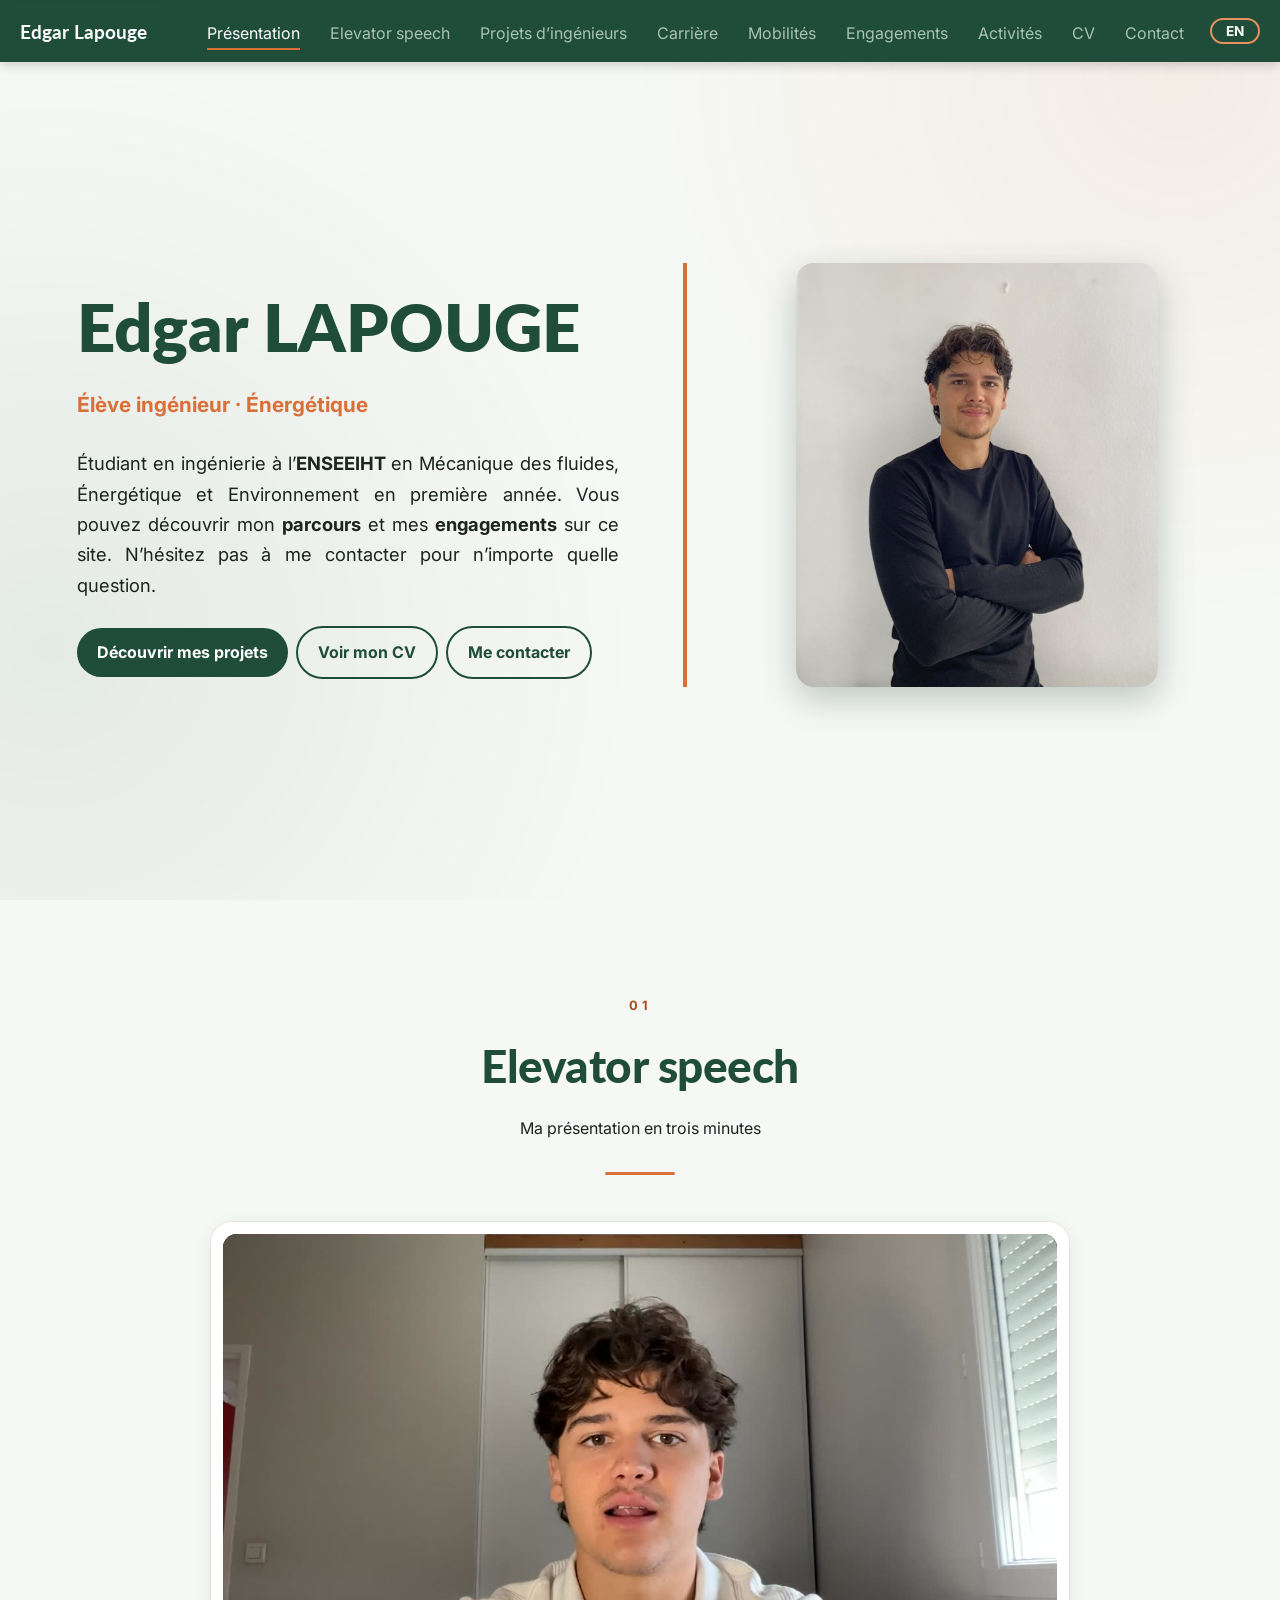
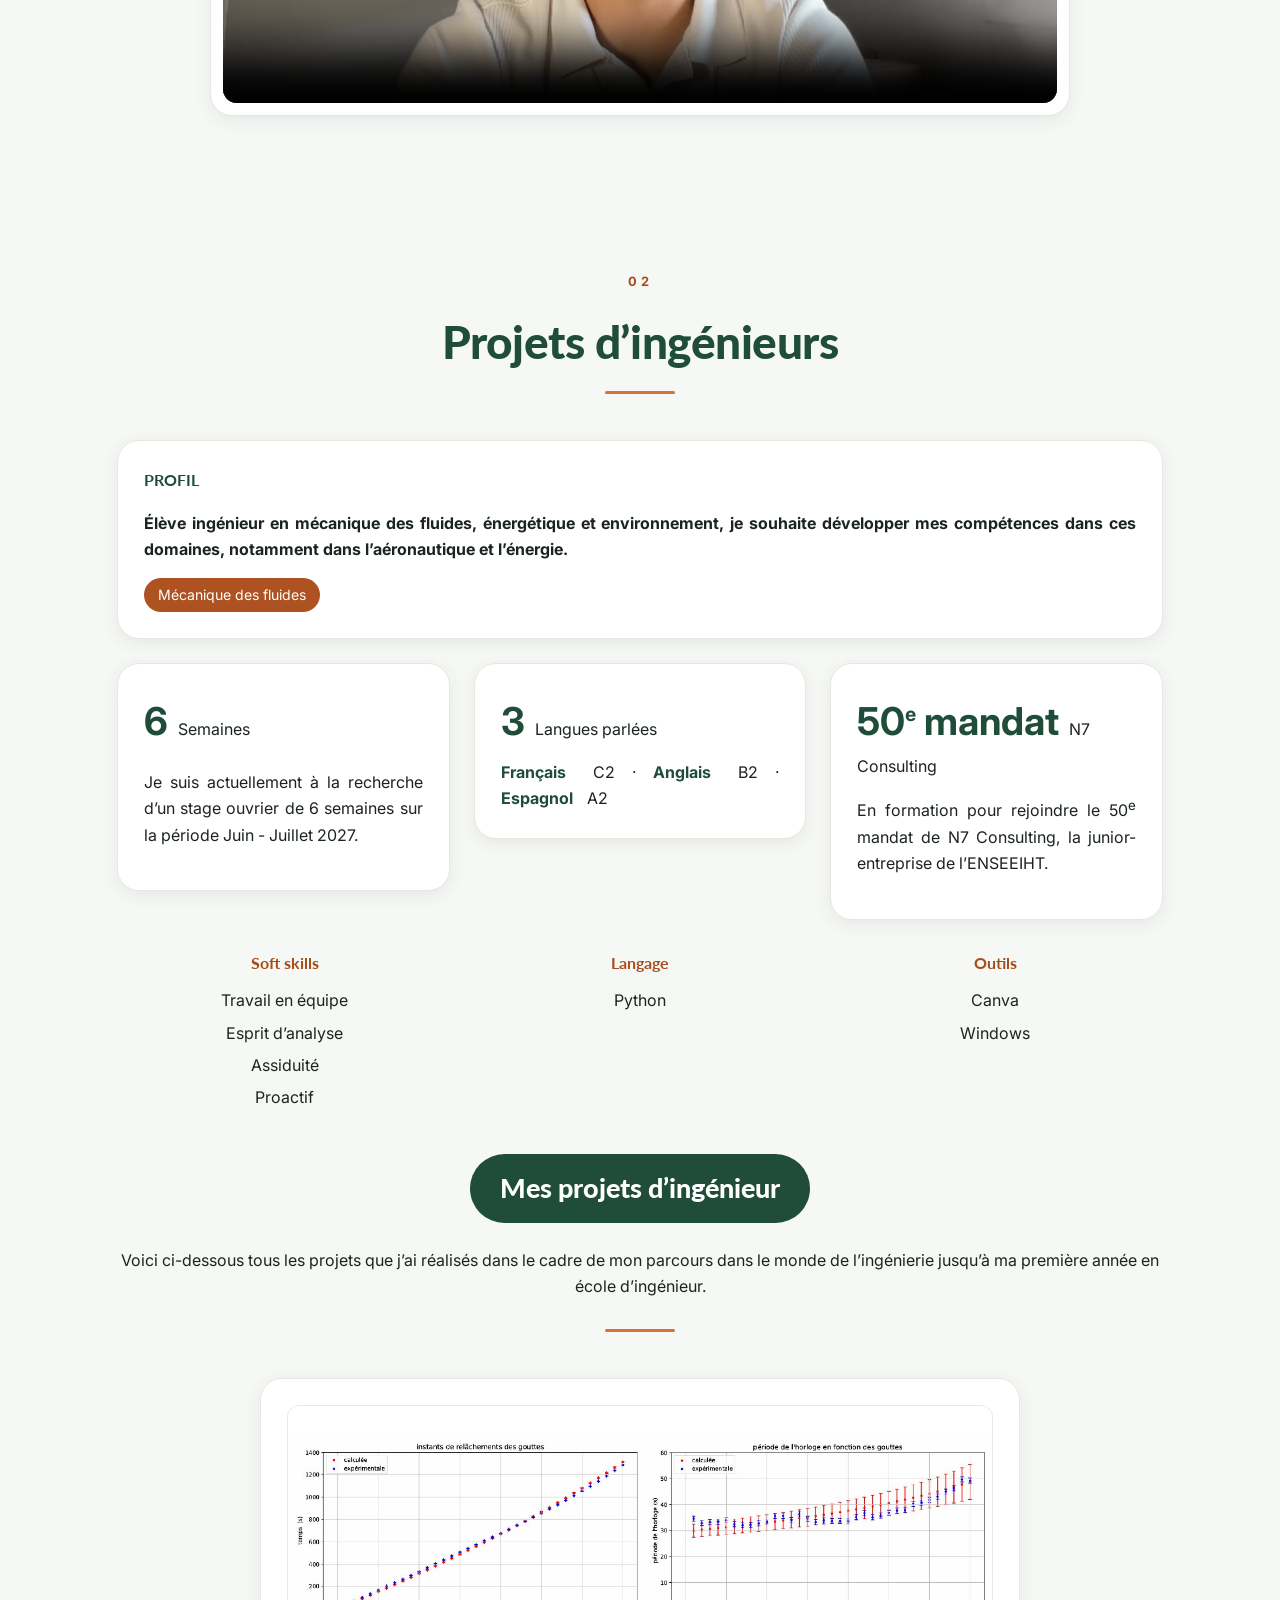
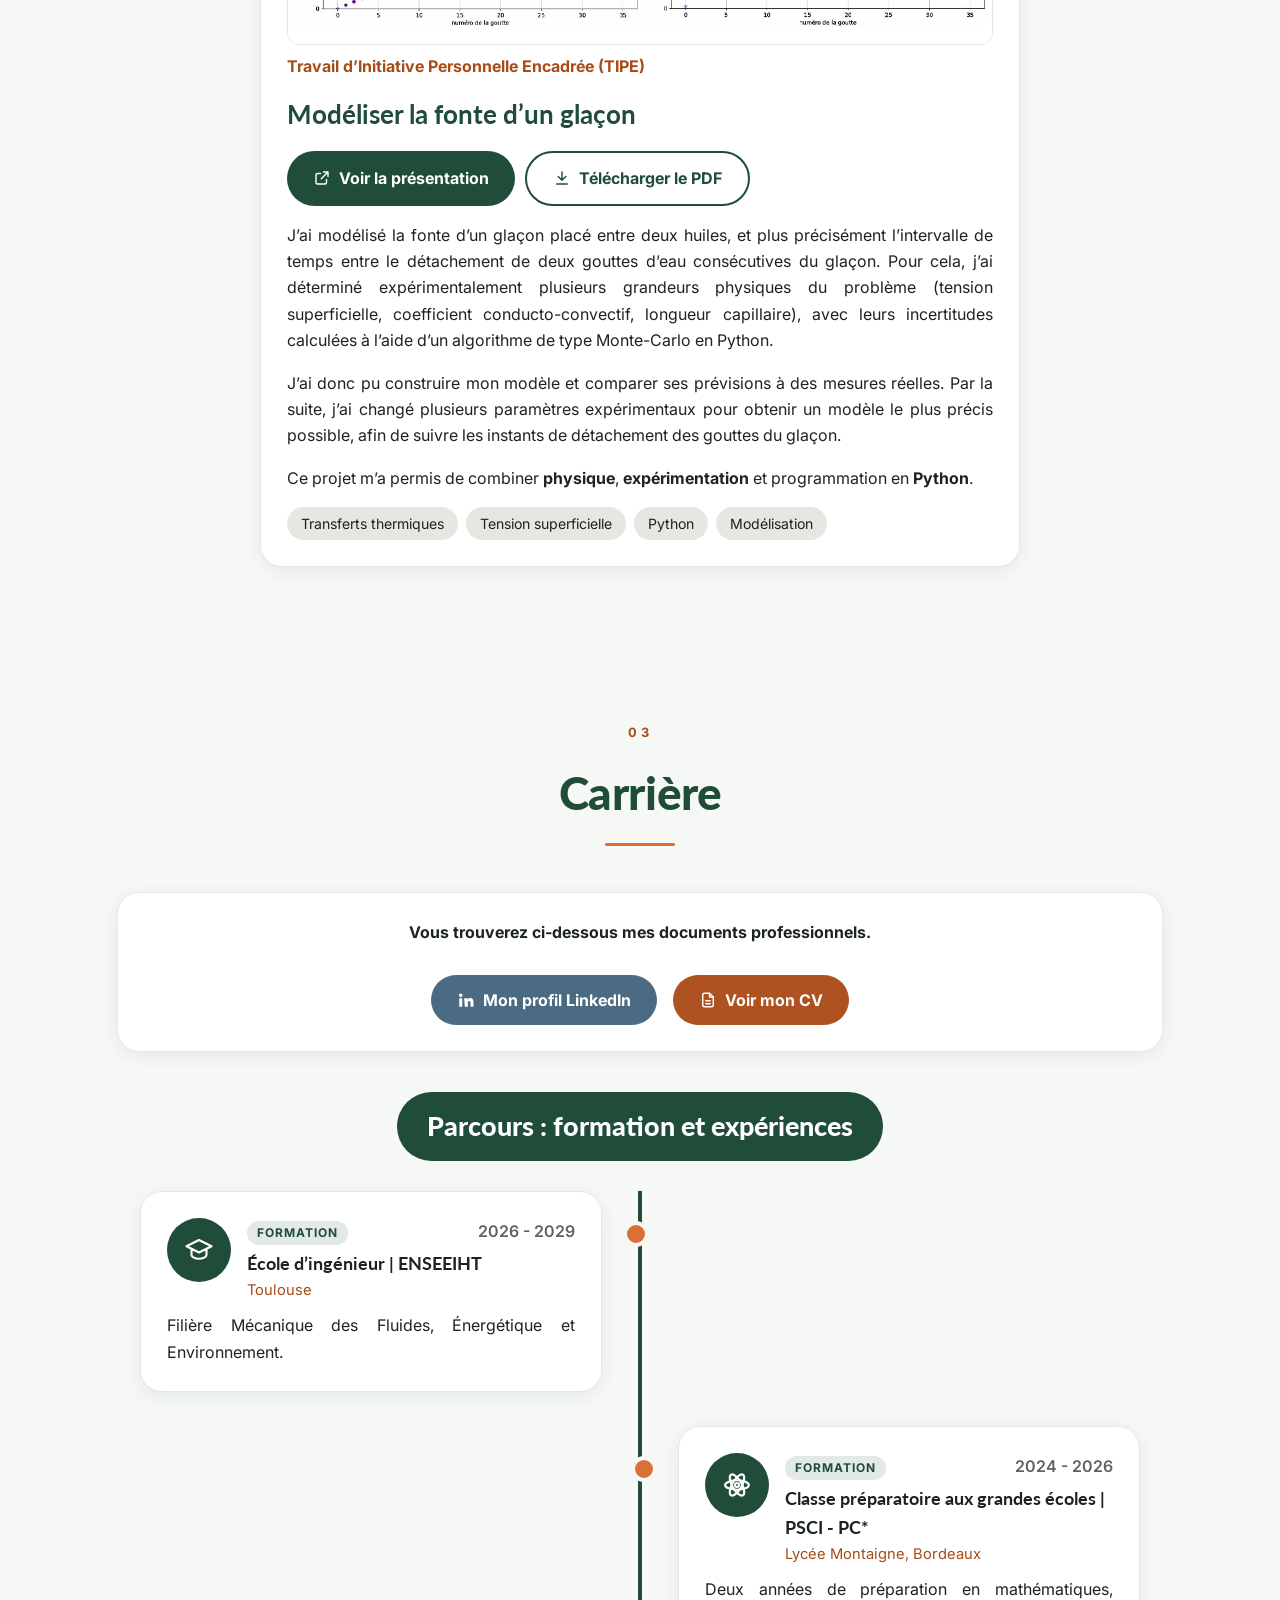
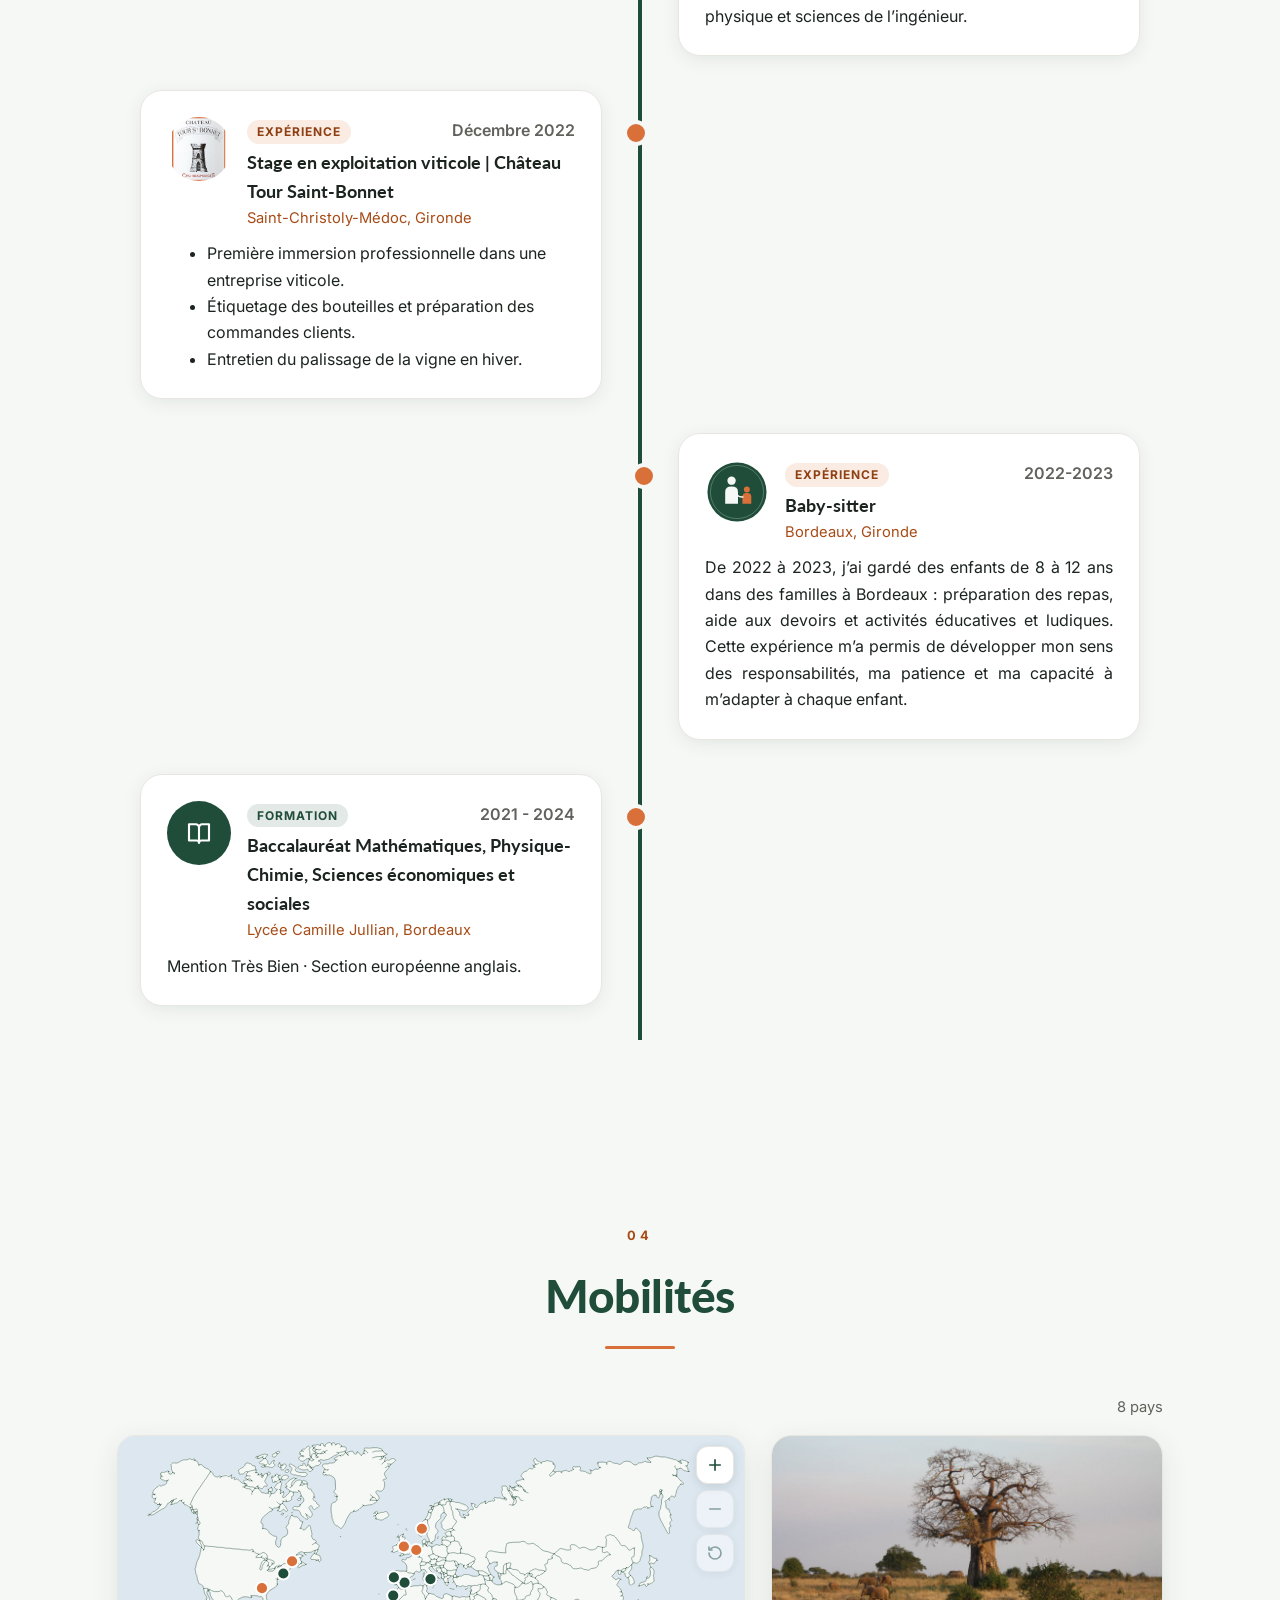
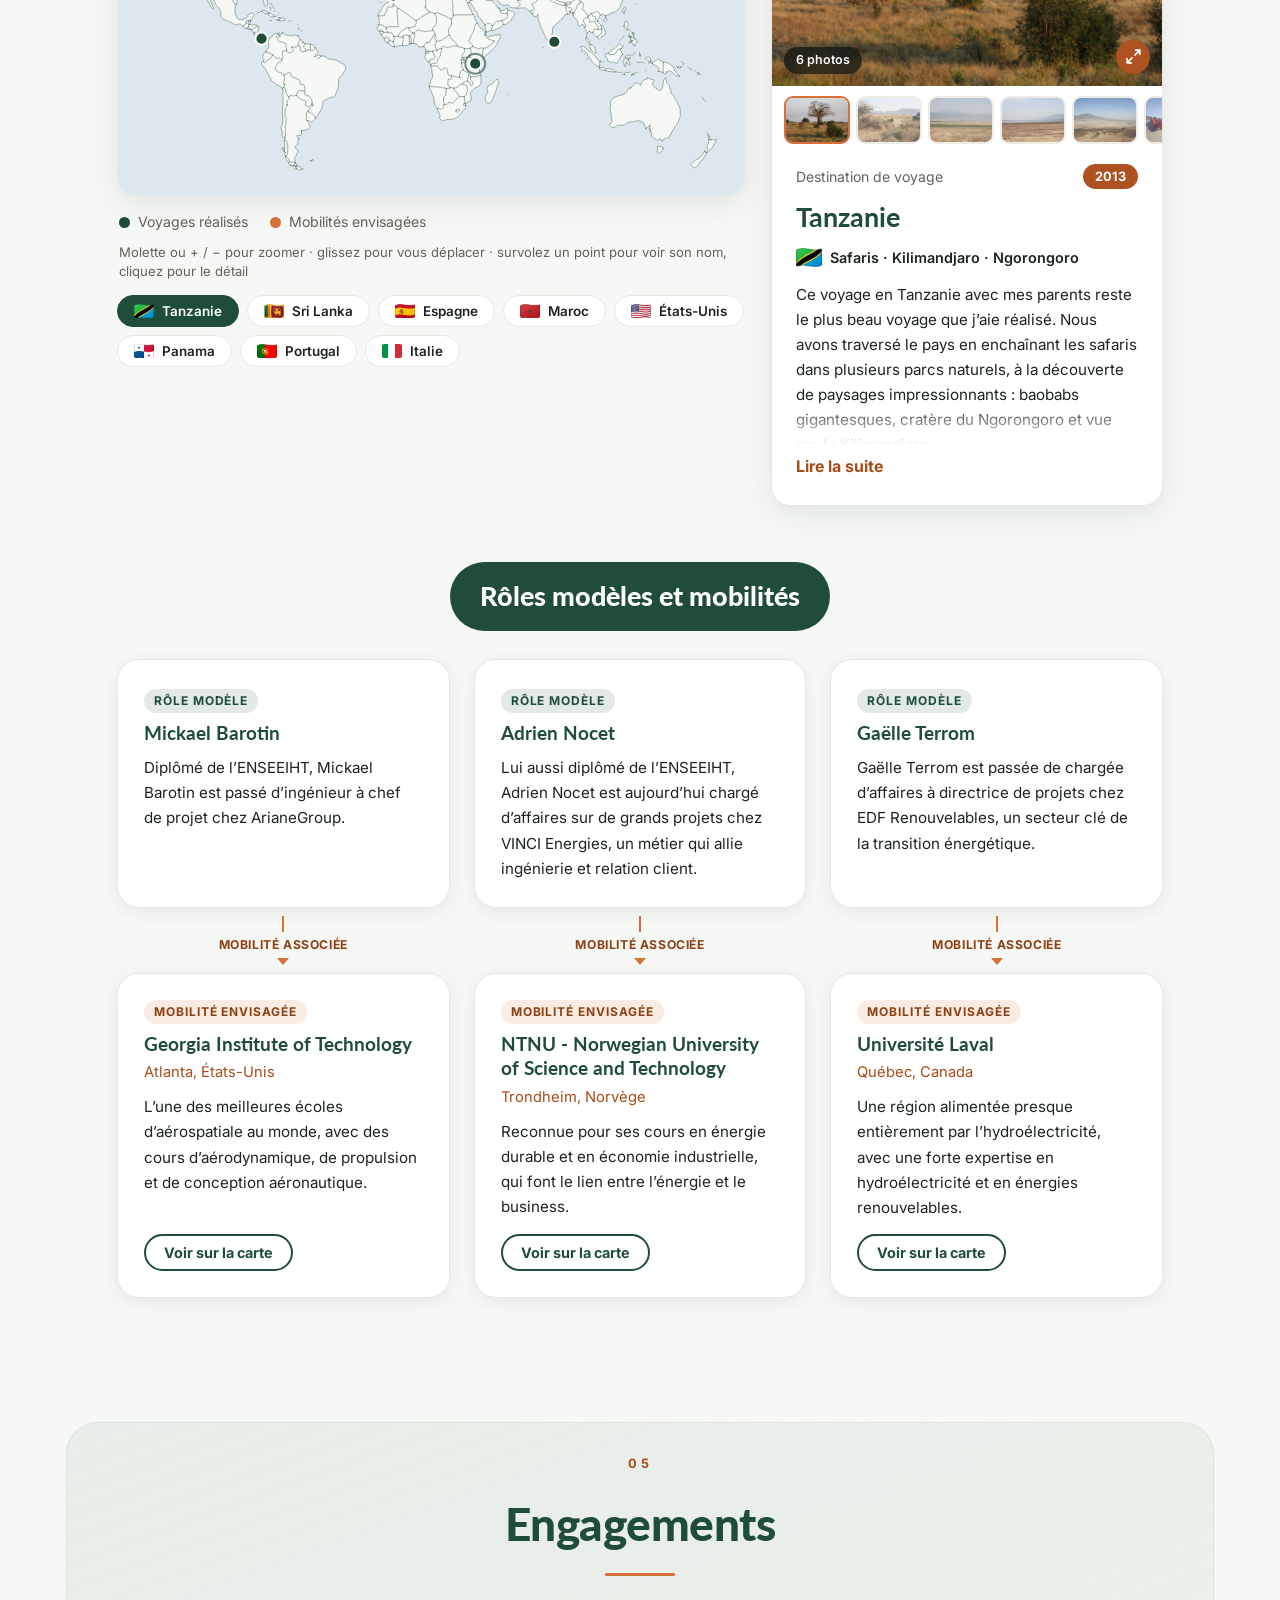
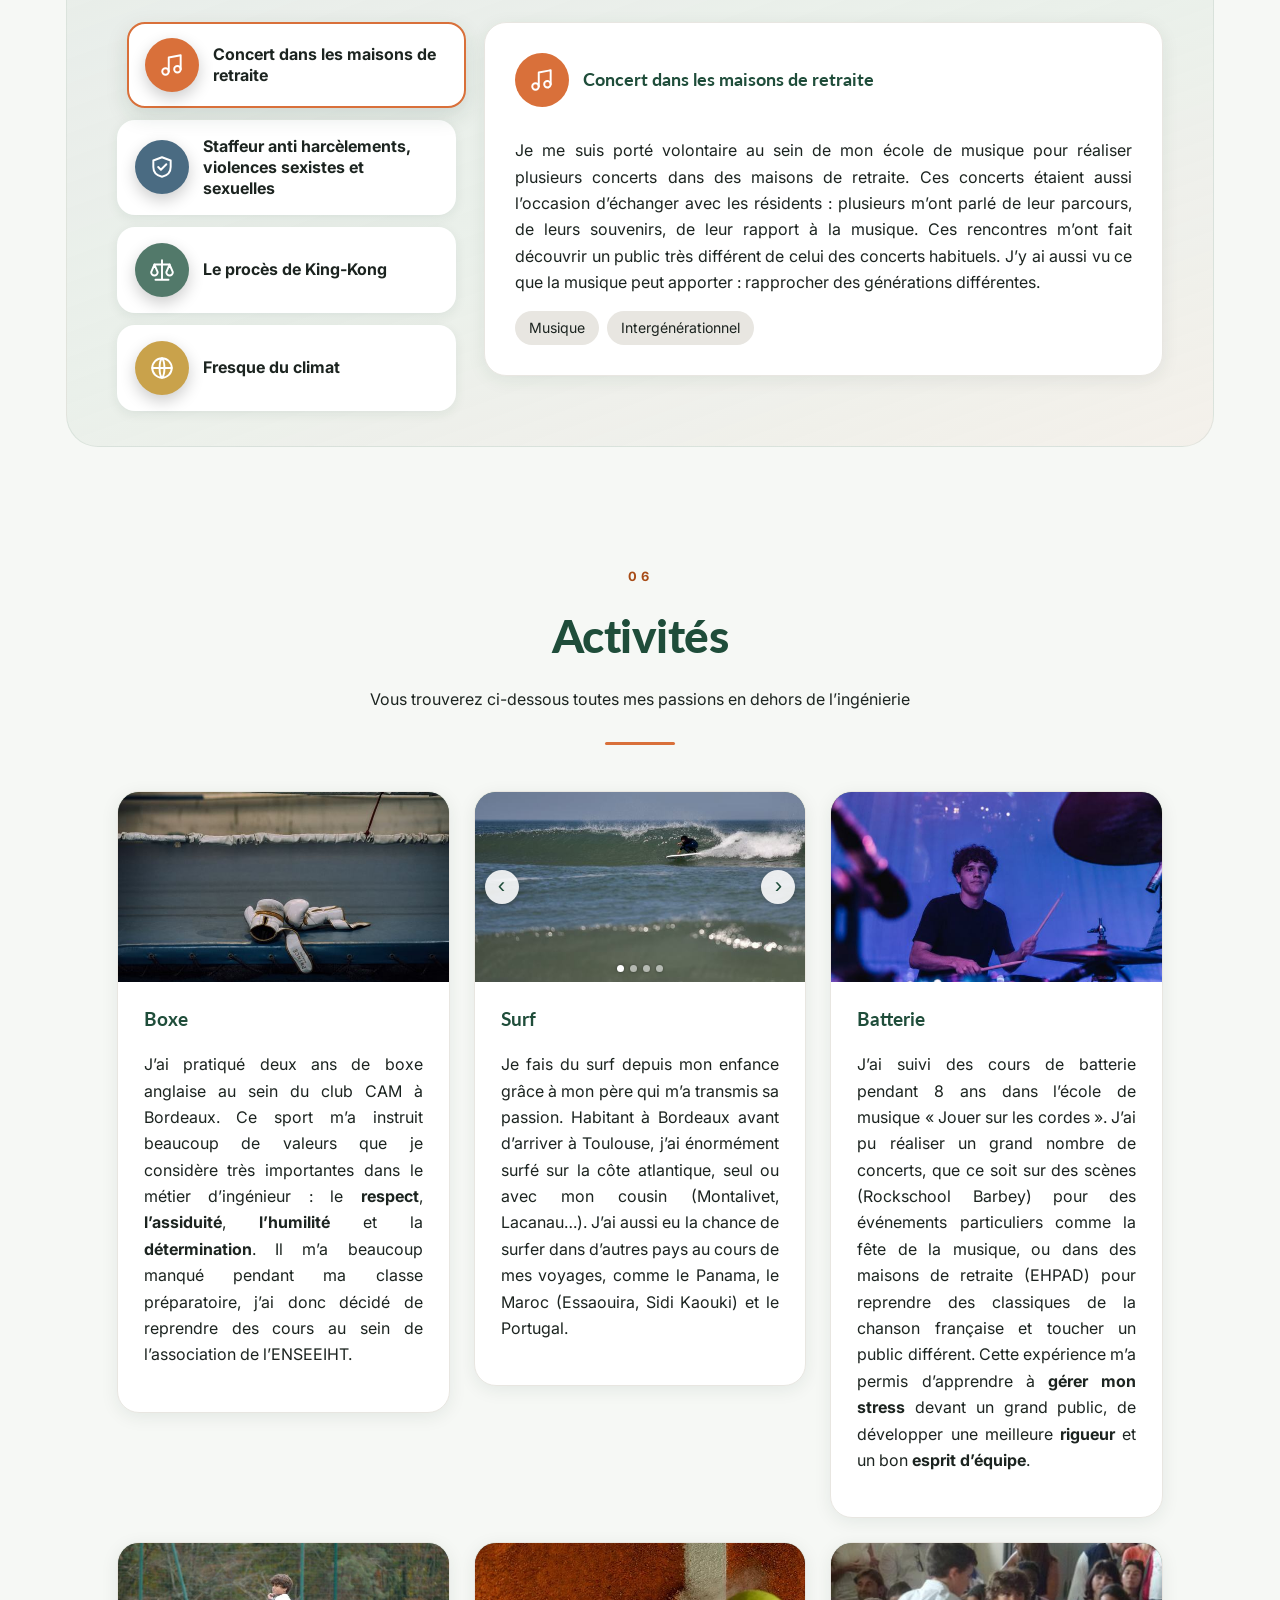
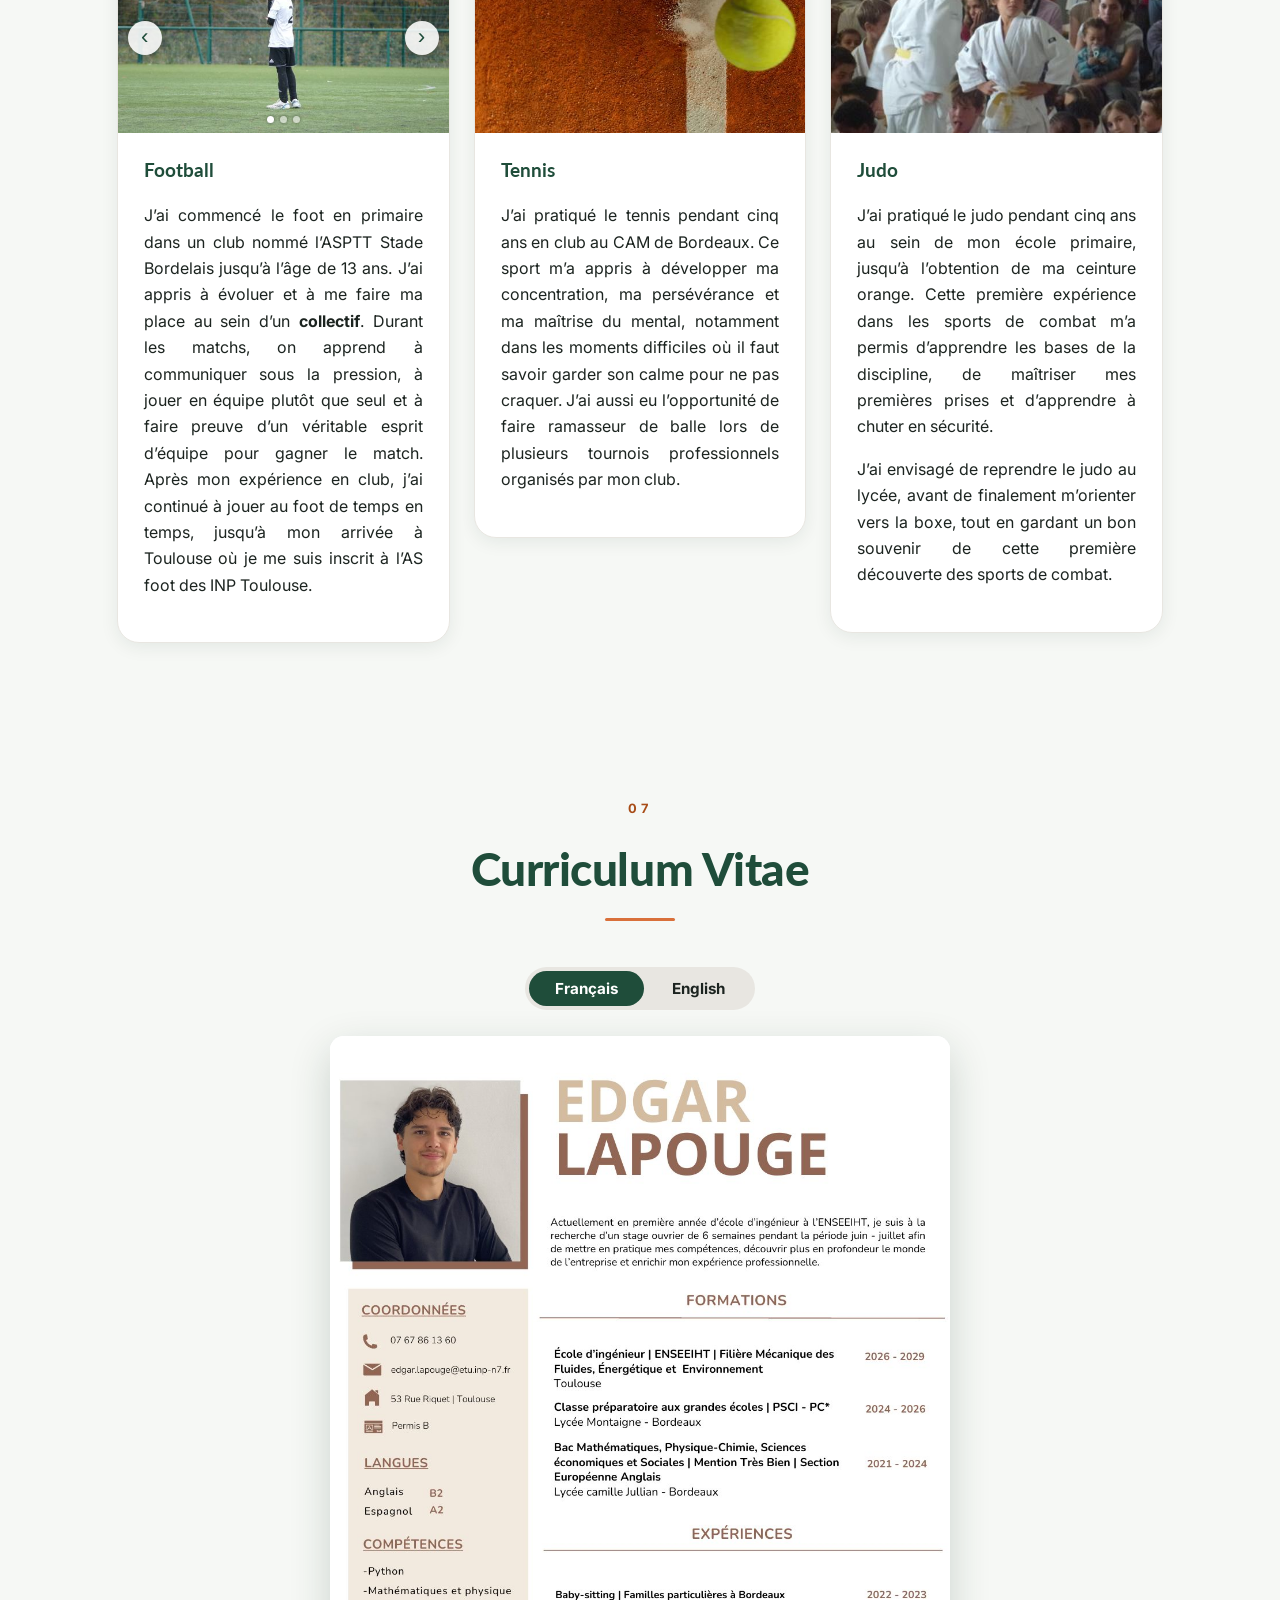
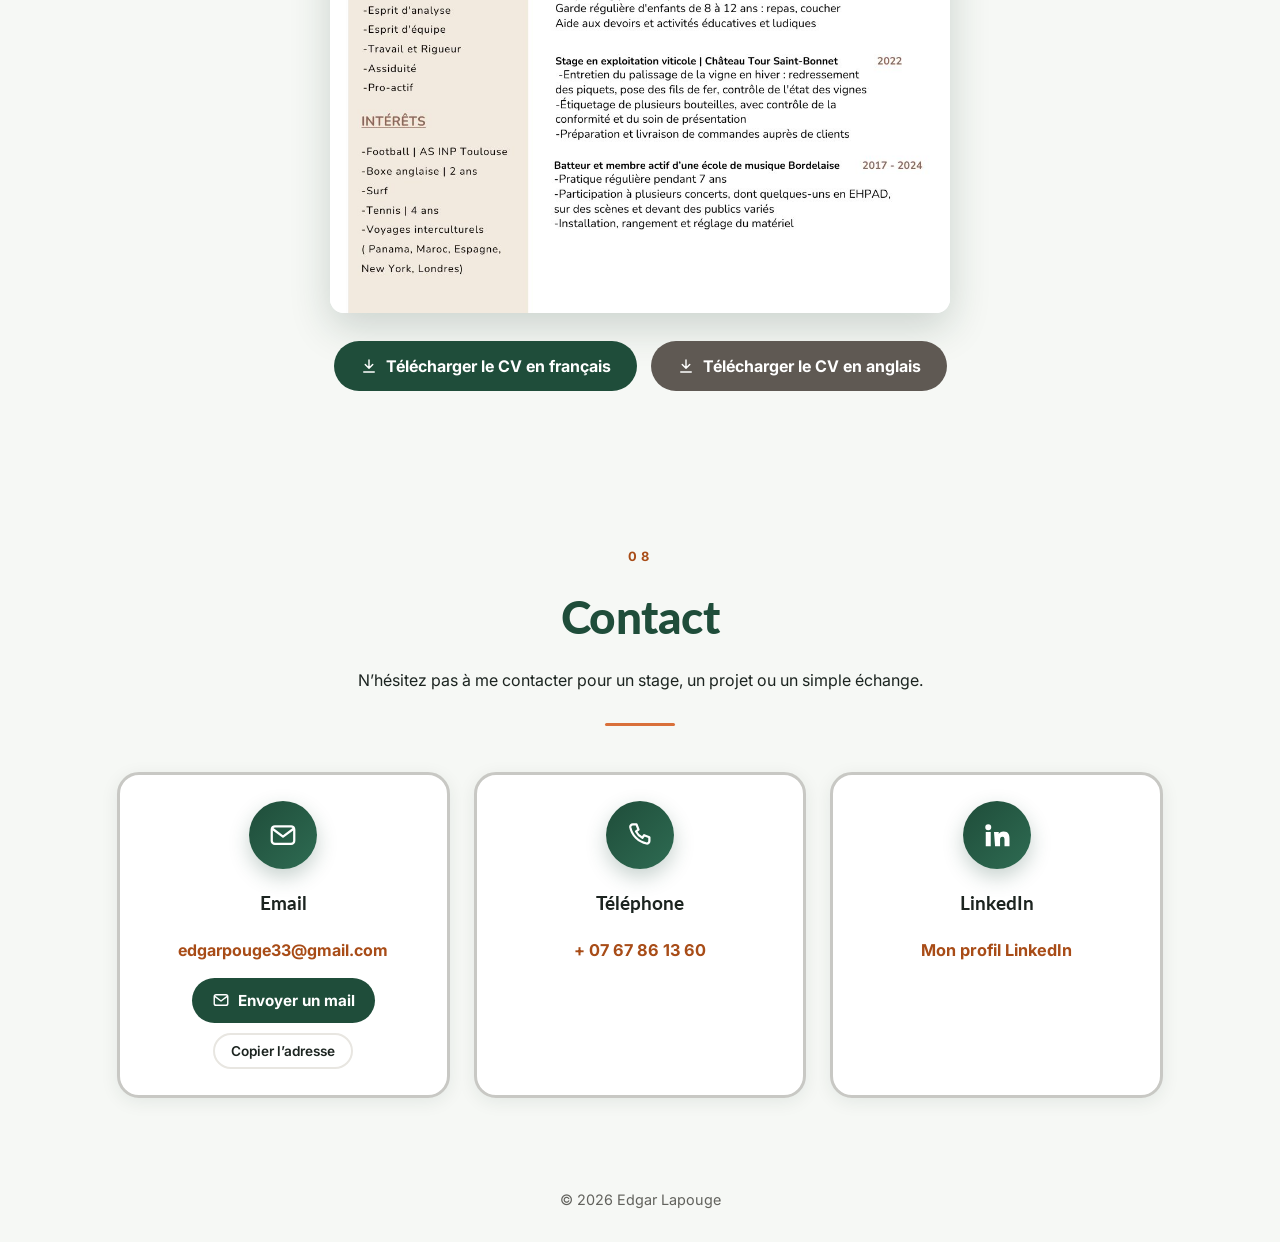
<file: index.html>
<!DOCTYPE html>
<html lang="fr"><head><meta charset="UTF-8"><meta name="viewport" content="width=device-width,initial-scale=1,viewport-fit=cover">
<link rel="preconnect" href="https://fonts.googleapis.com"><link rel="preconnect" href="https://fonts.gstatic.com" crossorigin><link href="https://fonts.googleapis.com/css2?family=Inter:wght@400;600;700&family=Lato:wght@700;900&display=swap" rel="stylesheet"><title>Edgar Lapouge – E-portfolio d’élève ingénieur</title>
<meta name="description" content="E-portfolio d’Edgar Lapouge, élève ingénieur à l’ENSEEIHT en mécanique des fluides, énergétique et environnement : projets, parcours, mobilités, engagements, activités et CV.">
<meta name="author" content="Edgar Lapouge">
<meta name="theme-color" content="#1F4D3A">
<meta property="og:type" content="website">
<meta property="og:title" content="Edgar Lapouge – E-portfolio">
<meta property="og:description" content="Élève ingénieur à l’ENSEEIHT : projets, parcours, mobilités et CV.">
<link rel="icon" href="images/favicon.svg" type="image/svg+xml">
<link rel="stylesheet" href="css/style.css"></head><body>
<a class="skip" href="#contenu">Aller au contenu</a><div id="pg" aria-hidden="true"></div><a aria-label="Haut de page" href="#hero" id="up">↑</a><header><nav aria-label="Navigation principale"><a class="brand" href="#hero">Edgar Lapouge</a><a href="#hero">Présentation</a><a href="#pitch">Elevator speech</a><a href="#projets">Projets d’ingénieurs</a><a href="#carriere">Carrière</a><a href="#mobilites">Mobilités</a><a href="#engagements">Engagements</a><a href="#activites">Activités</a><a href="#cv">CV</a><a href="#contact">Contact</a><button id="lang" class="lang" type="button" aria-label="English version" lang="en">EN</button></nav></header>
<main id="contenu" tabindex="-1">
<section id="hero">
<div class="hl rv"><h1>Edgar LAPOUGE</h1><div class="rot"><span class="rl">Élève ingénieur · </span><span id="rot"></span></div><p>Étudiant en ingénierie à l’<b>ENSEEIHT</b> en Mécanique des fluides, Énergétique et Environnement en première année. Vous pouvez découvrir mon <b>parcours</b> et mes <b>engagements</b> sur ce site. N’hésitez pas à me contacter pour n’importe quelle question.</p><a class="btn" href="#projets">Découvrir mes projets</a><a class="btn ghost" href="#cv">Voir mon CV</a><a class="btn ghost" href="#contact">Me contacter</a></div>
<div class="hr rv"><img alt="Portrait d’Edgar Lapouge" src="images/profil/edgar-lapouge-portrait.jpg" width="545" height="640" decoding="async"/></div></section>
<section id="pitch"><h2 class="rv">Elevator speech</h2><p class="sub rv">Ma présentation en trois minutes</p><hr/>
<div class="card pitch rv"><video id="pvid" controls preload="metadata" playsinline poster="images/profil/elevator-speech-apercu.jpg" aria-label="Elevator speech d’Edgar Lapouge (vidéo, 3 min 11 s)"><source src="videos/elevator-speech.mp4" type="video/mp4"></video></div></section>
<section id="projets"><h2 class="rv">Projets d’ingénieurs</h2><hr/>
<div class="card rv"><h3 style="color:var(--s);margin:0 0 8px;font-size:1rem">PROFIL</h3><p style="font-weight:700">Élève ingénieur en mécanique des fluides, énergétique et environnement, je souhaite développer mes compétences dans ces domaines, notamment dans l’aéronautique et l’énergie.</p><div class="chips"><span class="or">Mécanique des fluides</span></div></div>
<div class="grid" style="margin-top:24px"><div class="card stat rv"><b>6</b><span>Semaines</span><p>Je suis actuellement à la recherche d’un stage ouvrier de 6 semaines sur la période Juin - Juillet 2027.</p></div>
<div class="card stat rv"><b>3</b><span>Langues parlées</span><p style="margin:6px 0 0"><b style="font-size:1rem">Français</b> C2 · <b style="font-size:1rem">Anglais</b> B2 · <b style="font-size:1rem">Espagnol</b> A2</p></div><div class="card stat rv"><b>50<sup>e</sup> mandat</b><span>N7 Consulting</span><p>En formation pour rejoindre le 50<sup>e</sup> mandat de N7 Consulting, la junior-entreprise de l’ENSEEIHT.</p></div></div>
<div class="sk rv"><div><h3 class="skh">Soft skills</h3><ul><li>Travail en équipe</li><li>Esprit d’analyse</li><li>Assiduité</li><li>Proactif</li></ul></div><div><h3 class="skh">Langage</h3><ul><li>Python</li></ul></div><div><h3 class="skh">Outils</h3><ul><li>Canva</li><li>Windows</li></ul></div></div>
<div class="pill rv">Mes projets d’ingénieur</div><p class="sub rv">Voici ci-dessous tous les projets que j’ai réalisés dans le cadre de mon parcours dans le monde de l’ingénierie jusqu’à ma première année en école d’ingénieur.</p><hr/>
<div class="card proj rv" style="max-width:760px;margin:auto"><img alt="Graphiques du TIPE : instants de détachement des gouttes et période de l’horloge, valeurs calculées et expérimentales" src="images/projets/tipe-graphiques-modele-experience.png" width="1300" height="439" loading="lazy" decoding="async"/><div style="display:flex;justify-content:space-between;align-items:end;gap:12px;flex-wrap:wrap"><div><div class="kicker">Travail d’Initiative Personnelle Encadrée (TIPE)</div><h3>Modéliser la fonte d’un glaçon</h3></div><div class="tipea"><a class="btn" href="https://docs.google.com/presentation/d/12bpVpT6vBgG7O9OtQoa78cpEBou5WUayntZWtlKt7h4" target="_blank" rel="noopener"><svg class="li st" viewBox="0 0 24 24" aria-hidden="true"><path d="M14 4h6v6M20 4l-9 9M18 14v4a2 2 0 01-2 2H6a2 2 0 01-2-2V8a2 2 0 012-2h4"/></svg><span>Voir la présentation</span></a><a class="btn ghost" data-f="tipe" href="documents/TIPE_horloge_glacon.pdf" download="TIPE_horloge_glacon.pdf"><svg class="li st dk" viewBox="0 0 24 24" aria-hidden="true"><path d="M12 4v11M7 10l5 5 5-5M5 20h14"/></svg><span>Télécharger le PDF</span></a></div></div><p class="dlmsg" role="status" aria-live="polite"></p>
<p>J’ai modélisé la fonte d’un glaçon placé entre deux huiles, et plus précisément l’intervalle de temps entre le détachement de deux gouttes d’eau consécutives du glaçon. Pour cela, j’ai déterminé expérimentalement plusieurs grandeurs physiques du problème (tension superficielle, coefficient conducto-convectif, longueur capillaire), avec leurs incertitudes calculées à l’aide d’un algorithme de type Monte-Carlo en Python.</p>
<p>J’ai donc pu construire mon modèle et comparer ses prévisions à des mesures réelles. Par la suite, j’ai changé plusieurs paramètres expérimentaux pour obtenir un modèle le plus précis possible, afin de suivre les instants de détachement des gouttes du glaçon.</p>
<p>Ce projet m’a permis de combiner <b>physique</b>, <b>expérimentation</b> et programmation en <b>Python</b>.</p>
<div class="chips"><span>Transferts thermiques</span><span>Tension superficielle</span><span>Python</span><span>Modélisation</span></div></div></section>
<section id="carriere"><h2 class="rv">Carrière</h2><hr><div class="card rv" style="text-align:center"><p class="sub" style="font-weight:700">Vous trouverez ci-dessous mes documents professionnels.</p><div class="cta2"><a class="btn" href="https://www.linkedin.com/in/edgar-lapouge-0ab779437" rel="noopener" style="background:var(--b)" target="_blank"><svg class="li" viewBox="0 0 24 24" aria-hidden="true"><path d="M5 3.3a2.4 2.4 0 110 4.8 2.4 2.4 0 010-4.8zM3 9.6h4V21H3zM9.6 9.6h3.8v1.6h.05c.5-1 1.8-2 3.8-2 4 0 4.75 2.6 4.75 6V21h-4v-5c0-1.2 0-2.7-1.65-2.7s-1.9 1.3-1.9 2.6V21h-4z"/></svg><span>Mon profil LinkedIn</span></a><a class="btn" href="#cv" style="background:var(--o)"><svg class="li st" viewBox="0 0 24 24" aria-hidden="true"><path d="M14 3H7a2 2 0 00-2 2v14a2 2 0 002 2h10a2 2 0 002-2V8z"/><path d="M14 3v5h5M9 13h6M9 17h6"/></svg><span>Voir mon CV</span></a></div></div><div class="pill rv">Parcours : formation et expériences</div><div class="tl"><div class="it rv"><div class="card"><span class="ic2"><svg viewbox="0 0 24 24"><path d="M2 9l10-5 10 5-10 5zM6 11.5V16c0 1.5 3 3 6 3s6-1.5 6-3v-4.5"></path></svg></span><div><span class="tg f">Formation</span><span class="dt">2026 - 2029</span><h3>École d’ingénieur | ENSEEIHT</h3><div class="loc">Toulouse</div></div><p>Filière Mécanique des Fluides, Énergétique et Environnement.</p></div></div><div class="it rv"><div class="card"><span class="ic2"><svg viewbox="0 0 24 24"><circle cx="12" cy="12" r="1.6"></circle><ellipse cx="12" cy="12" rx="9.5" ry="3.8"></ellipse><ellipse cx="12" cy="12" rx="9.5" ry="3.8" transform="rotate(60 12 12)"></ellipse><ellipse cx="12" cy="12" rx="9.5" ry="3.8" transform="rotate(120 12 12)"></ellipse></svg></span><div><span class="tg f">Formation</span><span class="dt">2024 - 2026</span><h3>Classe préparatoire aux grandes écoles | PSCI - PC*</h3><div class="loc">Lycée Montaigne, Bordeaux</div></div><p>Deux années de préparation en mathématiques, physique et sciences de l’ingénieur.</p></div></div><div class="it rv"><div class="card"><img alt="" class="ic" src="images/parcours/logo-chateau-tour-saint-bonnet.png"/><div><span class="tg e">Expérience</span><span class="dt">Décembre 2022</span><h3>Stage en exploitation viticole | Château Tour Saint-Bonnet</h3><div class="loc">Saint-Christoly-Médoc, Gironde</div></div><ul><li>Première immersion professionnelle dans une entreprise viticole.</li><li>Étiquetage des bouteilles et préparation des commandes clients.</li><li>Entretien du palissage de la vigne en hiver.</li></ul></div></div><div class="it rv"><div class="card"><img alt="" class="ic" src="images/parcours/icone-baby-sitting.svg"/><div><span class="tg e">Expérience</span><span class="dt">2022-2023</span><h3>Baby-sitter</h3><div class="loc">Bordeaux, Gironde</div></div><p>De 2022 à 2023, j’ai gardé des enfants de 8 à 12 ans dans des familles à Bordeaux : préparation des repas, aide aux devoirs et activités éducatives et ludiques. Cette expérience m’a permis de développer mon sens des responsabilités, ma patience et ma capacité à m’adapter à chaque enfant.</p></div></div><div class="it rv"><div class="card"><span class="ic2"><svg viewbox="0 0 24 24"><path d="M4 5h5.5A2.5 2.5 0 0112 7.5V20a2 2 0 00-2-2H4zM20 5h-5.5A2.5 2.5 0 0012 7.5V20a2 2 0 012-2h6z"></path></svg></span><div><span class="tg f">Formation</span><span class="dt">2021 - 2024</span><h3>Baccalauréat Mathématiques, Physique-Chimie, Sciences économiques et sociales</h3><div class="loc">Lycée Camille Jullian, Bordeaux</div></div><p>Mention Très Bien · Section européenne anglais.</p></div></div></div></section>
<section id="mobilites"><h2 class="rv">Mobilités</h2><hr>
<div class="mob rv"><div class="mtop"><span></span><span id="mcount"></span></div>
<div class="mgrid"><div class="mleft"><div id="mapw" tabindex="0" role="group"><svg id="msvg" viewBox="0 0 735 423" preserveAspectRatio="xMidYMid meet" aria-hidden="false"><rect id="msea" x="-3000" y="-3000" width="6735" height="6423"/><path id="mland" d="M262.5,109.5 261.2,109.5 258.0,106.6 256.0,106.2 253.6,103.8 251.2,97.5 250.4,92.2 250.3,87.2 249.8,84.2 250.2,81.8 251.6,78.8 254.5,77.9 256.4,76.2 256.9,75.0 256.3,73.2 253.9,70.5 254.2,70.2 255.5,70.5 256.2,69.5 255.3,68.5 253.5,68.0 252.7,67.2 253.5,65.0 255.4,63.0 255.4,56.5 255.0,53.0 254.5,52.2 254.0,50.5 252.6,49.0 248.5,46.7 247.5,46.6 246.0,47.3 244.5,46.6 243.2,47.6 242.2,47.3 241.2,46.5 240.5,45.8 240.2,44.8 240.7,43.2 239.7,41.5 240.0,40.6 241.3,40.2 242.2,39.2 239.5,36.5 239.5,35.5 240.4,33.8 243.2,33.1 245.2,33.4 248.8,32.1 253.0,32.0 254.8,30.6 255.1,29.8 254.5,28.9 253.0,28.2 253.0,27.2 255.2,25.5 256.5,25.0 257.6,24.2 258.2,23.2 257.8,22.7 257.2,22.6 254.5,23.7 251.2,25.8 249.5,27.3 247.2,28.4 244.8,28.6 242.8,29.4 240.8,29.4 238.8,28.6 237.5,28.7 236.8,29.5 238.5,31.2 238.8,32.0 238.6,32.8 236.0,35.3 233.2,35.5 230.5,37.3 229.0,37.6 228.6,38.2 229.3,39.2 229.2,39.8 228.0,41.4 226.5,42.5 225.8,42.6 223.5,42.2 223.0,40.8 222.2,40.1 221.2,40.6 216.2,40.6 212.8,39.3 211.0,38.2 210.9,37.8 211.5,36.5 212.2,35.6 214.2,34.4 216.0,35.0 216.9,34.2 217.2,32.8 217.8,32.2 219.4,32.2 220.1,34.5 221.0,35.3 221.8,35.3 222.4,34.5 222.5,32.5 224.4,28.5 223.5,27.6 222.2,28.1 221.2,28.0 219.8,29.3 217.2,30.4 215.2,30.4 213.2,29.3 212.2,28.2 212.1,26.2 214.2,23.5 212.8,22.4 212.5,20.2 215.6,16.2 217.0,15.4 218.5,15.7 219.6,14.5 222.8,12.2 224.2,12.2 225.5,13.2 225.5,15.0 226.2,15.7 228.3,13.8 228.3,13.2 227.5,12.0 228.5,11.2 232.2,11.1 234.2,10.4 235.2,10.5 236.2,11.2 237.1,10.5 237.8,9.5 239.5,8.7 241.2,9.5 241.6,10.2 241.5,11.2 242.5,12.0 243.2,11.3 243.9,10.0 246.0,8.5 248.5,8.1 250.5,8.9 251.5,8.2 253.0,8.1 256.2,9.9 257.5,9.2 260.8,9.4 262.2,11.1 264.2,12.0 265.5,13.0 267.4,13.2 268.3,14.2 268.8,16.2 268.5,17.2 267.3,18.5 268.2,19.7 271.0,18.4 275.8,18.2 276.5,18.6 277.0,20.4 277.8,21.0 278.8,21.3 279.8,20.5 280.2,18.8 281.0,18.4 282.8,19.6 285.5,22.4 288.3,20.2 288.3,19.2 287.4,18.0 288.5,16.5 288.2,15.2 288.8,14.4 304.5,14.1 309.8,15.5 311.2,16.5 311.5,17.5 313.1,20.0 314.5,21.0 316.0,21.4 316.3,21.8 316.2,22.5 313.8,24.5 314.4,25.5 314.5,27.5 315.0,28.1 315.5,28.2 316.5,27.6 318.2,28.7 320.2,27.3 323.0,26.4 325.8,27.6 326.3,28.2 326.4,29.2 325.9,30.2 324.8,30.9 321.9,33.5 317.1,39.8 313.5,43.5 313.4,46.2 314.5,47.8 315.3,49.5 315.6,51.2 315.0,52.1 312.8,51.4 311.8,52.2 312.9,53.8 313.4,55.2 313.4,60.0 312.3,63.2 311.1,65.0 310.0,65.5 307.8,66.1 304.8,64.9 303.2,66.2 303.7,67.8 307.0,72.2 307.1,73.8 306.8,75.4 305.0,77.5 298.8,81.2 297.2,81.6 294.8,81.6 293.0,82.4 288.5,82.7 282.8,87.2 279.8,89.3 277.5,89.5 273.7,90.8 271.8,93.0 271.3,94.2 269.7,96.5 266.3,104.2 264.2,107.6 262.5,109.5ZM184.8,25.3 181.5,25.4 180.8,25.1 180.4,24.5 180.4,23.5 181.4,22.0 182.2,21.2 183.2,20.9 184.5,19.4 186.2,18.5 190.2,18.5 190.6,19.2 190.4,20.2 184.8,25.3ZM181.2,38.0 177.8,37.6 175.8,36.9 174.2,37.4 168.7,37.5 167.7,36.5 168.2,35.2 168.1,34.8 165.6,33.0 165.2,31.5 168.8,29.1 170.1,27.8 170.1,27.2 168.5,26.1 164.5,27.8 163.8,27.9 162.2,26.7 161.2,26.4 161.1,25.5 161.5,24.8 162.0,24.4 164.8,24.0 171.5,21.4 175.5,21.5 176.5,22.3 176.6,23.2 174.4,25.2 173.9,26.2 174.8,27.8 176.3,29.5 176.2,32.0 177.0,33.1 178.0,33.5 178.5,33.4 181.5,29.3 183.0,28.3 183.8,28.5 183.4,31.0 182.7,32.2 183.2,33.1 184.4,33.5 184.5,35.0 183.0,37.1 181.2,38.0ZM381.5,335.5 380.2,335.3 378.0,333.5 378.0,332.5 377.1,330.8 377.9,329.0 377.8,328.2 377.0,326.2 375.5,323.8 375.0,322.0 372.5,318.5 371.3,312.5 370.4,310.0 370.6,308.5 370.3,307.0 365.4,296.5 365.2,292.5 366.5,290.0 367.2,286.2 369.0,284.2 369.4,283.2 369.4,281.2 368.4,278.8 368.3,274.8 366.8,270.1 365.1,267.5 360.7,262.8 359.5,259.8 359.5,259.2 360.3,258.0 360.6,255.2 361.4,253.5 361.4,251.0 361.1,250.2 359.0,248.6 355.8,248.6 354.0,249.0 352.6,248.0 350.8,245.1 349.8,244.6 345.2,244.6 343.2,245.5 342.0,245.7 341.0,246.3 336.5,247.6 335.0,247.6 333.0,247.1 330.2,247.2 327.5,247.6 325.8,248.6 323.8,248.6 322.8,248.3 317.2,244.0 314.2,242.5 313.4,241.8 311.9,237.8 308.3,234.5 307.5,233.1 305.5,231.5 305.1,230.8 305.1,228.5 304.2,227.0 304.2,225.8 306.0,221.8 306.6,219.2 305.9,216.5 306.2,214.5 305.0,212.5 305.3,210.2 309.0,204.5 309.5,202.8 310.6,200.8 314.0,196.9 316.5,196.0 320.0,192.8 320.4,192.0 320.4,188.5 321.5,186.5 323.2,184.4 325.8,183.0 326.9,182.0 327.5,180.2 328.9,178.0 328.2,176.7 327.2,175.7 324.5,175.5 323.6,175.2 323.3,174.8 323.4,172.5 322.4,170.5 324.1,166.0 323.9,162.2 323.2,160.5 323.2,159.8 325.8,158.4 329.2,158.4 332.0,159.1 337.5,159.1 339.0,157.0 339.0,152.8 335.8,148.9 334.2,148.5 333.4,148.0 332.4,146.2 333.2,145.5 334.2,145.1 337.2,145.5 338.3,144.5 338.3,142.5 339.2,142.4 340.5,143.3 341.2,143.3 343.6,142.0 344.4,141.0 344.2,140.2 343.5,139.5 342.0,140.3 339.5,139.6 337.5,140.4 335.2,140.5 333.0,141.6 330.5,141.8 330.3,141.2 332.7,138.5 332.6,138.0 331.4,137.0 332.5,135.0 332.3,133.5 334.2,132.4 335.1,131.2 334.2,129.2 333.2,128.3 331.8,128.9 329.7,131.2 329.4,135.5 328.8,136.2 328.2,136.5 327.0,136.5 325.5,137.3 324.0,137.6 322.2,137.6 321.3,137.0 321.2,135.5 322.8,133.5 321.9,131.2 322.0,129.7 323.8,129.1 324.9,127.5 326.5,126.5 327.5,126.2 329.0,126.4 330.0,125.5 330.1,123.2 329.8,122.0 329.2,121.1 327.2,119.2 328.3,117.2 329.2,116.8 330.2,117.8 330.8,117.8 332.0,116.2 333.8,115.9 335.0,114.2 336.0,114.5 336.1,115.2 334.9,118.5 335.5,119.0 337.4,119.2 337.8,120.2 336.5,122.5 336.5,124.2 340.5,129.2 341.5,131.0 341.9,132.5 343.8,133.6 344.5,134.5 344.5,135.5 343.6,137.2 343.8,138.8 344.2,139.4 344.8,139.4 348.0,138.0 348.9,137.2 350.0,135.2 350.6,133.5 352.2,132.9 354.8,131.5 357.2,131.0 358.0,130.2 358.1,129.5 357.4,128.0 357.1,125.2 357.1,123.0 357.5,122.4 359.5,121.2 360.5,121.2 361.2,121.5 362.6,123.5 363.8,124.3 364.5,124.1 365.3,123.0 365.0,121.5 363.5,119.5 362.3,115.5 361.5,114.7 361.0,114.7 359.5,115.9 357.0,118.4 355.0,118.5 352.6,117.0 351.1,114.2 351.2,113.5 352.0,112.2 351.1,110.8 350.9,107.0 351.3,104.5 354.0,102.1 355.8,101.9 360.8,96.9 363.0,94.0 363.2,92.0 364.1,90.8 364.3,88.5 367.5,84.5 367.2,83.6 365.6,82.5 365.6,82.0 366.0,81.4 366.8,81.1 369.2,81.2 370.8,79.6 372.2,79.2 373.8,78.2 376.0,78.0 377.3,76.5 379.2,76.3 381.0,74.6 382.2,74.0 384.8,74.1 386.8,73.2 388.5,73.5 389.8,74.1 391.5,74.2 392.5,75.2 392.6,76.5 393.5,77.2 395.8,77.1 397.5,78.3 400.5,78.4 403.5,79.5 404.2,80.0 406.2,80.5 407.0,81.0 408.6,81.5 411.6,84.2 411.8,85.0 411.0,86.6 409.5,88.1 408.5,88.5 406.5,88.8 401.5,87.4 400.4,88.0 400.4,88.5 401.5,90.0 401.5,91.8 402.5,94.3 403.2,95.1 405.2,96.3 406.2,96.3 406.8,95.8 406.8,95.2 404.6,93.5 404.5,93.0 405.0,92.3 406.5,92.1 408.5,93.3 410.2,93.5 411.1,92.5 410.2,90.5 410.8,89.1 413.5,86.6 415.2,86.4 416.2,86.9 417.0,86.2 417.0,85.5 415.5,83.8 415.3,81.5 414.0,79.8 414.2,79.2 418.0,79.4 418.8,79.8 420.2,81.2 419.0,82.7 419.0,83.2 419.8,84.0 421.0,84.4 422.0,83.6 423.8,80.6 429.0,78.0 431.0,76.5 432.0,76.6 431.6,78.2 432.2,79.0 434.2,77.5 437.5,77.1 439.0,76.2 440.2,76.1 441.5,76.6 442.1,75.5 440.8,73.5 441.5,72.5 443.0,72.4 446.8,73.1 449.5,73.1 451.8,74.1 453.0,74.1 453.6,73.5 453.6,73.0 451.3,71.5 451.3,69.5 449.6,68.0 449.2,67.0 449.2,66.5 451.1,64.0 451.1,62.8 450.4,61.2 450.5,59.3 451.2,59.0 453.0,59.1 454.2,58.9 456.5,59.2 457.4,60.2 457.5,63.0 458.2,63.7 459.0,63.0 460.1,60.8 459.4,58.8 459.6,58.2 460.5,58.3 462.8,60.6 463.5,60.9 467.8,58.1 468.2,57.2 467.5,56.2 466.8,54.5 467.2,53.5 469.5,53.0 470.5,52.4 472.8,52.0 475.1,50.8 474.8,49.9 473.3,49.2 472.7,48.0 473.2,45.2 474.4,44.5 475.5,43.0 477.0,42.2 478.5,42.0 479.6,41.2 481.0,39.3 483.5,38.4 485.2,38.4 486.5,38.8 488.0,37.3 488.0,36.5 487.2,35.2 487.1,34.5 488.8,34.5 489.9,33.5 488.5,31.8 488.1,29.8 488.2,27.2 489.2,26.4 491.0,26.6 491.7,27.2 492.5,28.9 494.2,30.0 495.2,30.2 496.5,31.2 499.0,30.2 501.2,30.1 502.5,29.5 504.2,29.1 506.2,29.4 507.8,30.1 509.5,30.2 511.2,31.2 512.3,32.2 512.5,33.3 513.6,35.2 513.5,38.0 512.2,40.2 513.2,41.4 517.0,41.6 518.5,41.4 519.5,42.0 520.5,42.1 522.0,41.5 524.5,41.0 525.5,40.5 527.0,40.4 529.2,42.1 531.0,41.2 533.0,41.0 533.9,40.2 534.0,39.5 532.5,38.2 532.4,37.8 534.2,36.2 535.5,36.1 537.2,36.6 543.5,36.4 544.2,36.7 544.3,37.2 543.0,40.0 543.5,40.9 547.0,41.6 548.8,41.5 550.8,43.3 552.2,44.0 554.2,44.4 555.0,43.8 555.1,42.8 553.7,40.5 553.8,39.9 554.8,40.0 557.5,41.1 560.0,39.2 563.0,39.4 564.0,38.5 564.3,37.0 562.4,34.8 563.2,33.5 562.4,32.0 563.2,31.4 571.5,30.9 573.5,31.1 575.8,30.1 579.5,30.1 580.2,30.4 582.0,32.1 585.8,32.4 587.0,33.0 589.2,33.5 590.5,33.0 594.0,30.5 598.2,29.9 602.0,30.7 603.2,31.4 605.8,33.9 607.2,34.3 608.8,33.8 612.2,31.5 616.0,31.4 618.2,29.8 621.0,31.1 624.2,31.3 624.8,30.8 624.8,30.2 624.0,29.5 622.2,28.7 621.2,27.2 621.1,26.2 622.5,25.7 625.5,26.0 629.2,24.2 630.0,24.1 636.5,24.4 639.0,25.1 640.5,25.1 642.0,24.5 645.8,26.1 648.8,26.4 650.2,27.0 655.5,28.2 657.5,29.4 660.2,29.2 661.5,28.4 663.5,28.4 664.5,29.0 666.8,29.5 669.2,30.5 670.2,31.2 670.3,31.8 669.7,32.8 670.5,34.8 668.9,36.2 668.7,37.0 669.7,38.5 669.8,40.3 671.8,41.8 671.8,42.8 671.3,43.2 670.0,43.5 666.8,41.7 664.5,41.5 660.8,38.7 659.0,39.5 657.5,39.7 656.6,40.8 656.5,47.5 658.1,49.0 660.1,51.8 664.0,55.2 664.4,56.0 664.2,57.9 663.5,58.1 662.2,57.5 661.5,57.5 658.5,60.2 657.7,61.5 657.4,63.0 656.5,64.2 655.4,69.2 654.7,70.5 654.6,71.5 655.1,72.8 654.8,73.5 653.5,73.3 651.2,71.5 650.0,71.5 648.7,72.5 648.0,74.0 647.5,76.1 646.2,75.6 645.0,76.6 643.5,76.7 642.8,77.5 643.8,80.2 643.4,81.5 643.7,84.2 645.2,85.8 647.2,86.5 647.7,89.0 649.5,91.2 650.4,93.0 650.2,93.7 649.2,94.4 648.9,95.0 649.5,97.2 650.5,98.8 650.6,100.0 648.9,101.5 648.4,102.8 648.6,104.5 649.7,106.5 648.1,107.8 647.4,108.8 648.4,112.8 647.2,116.2 646.8,116.5 646.2,116.2 640.5,106.2 640.0,105.0 637.5,100.8 636.0,96.8 635.4,95.8 634.9,93.8 635.4,91.2 634.9,88.5 636.0,87.2 637.1,84.8 637.4,81.2 638.1,79.0 638.1,74.8 639.6,72.2 639.3,70.0 638.5,69.2 638.0,69.2 636.5,70.5 634.8,74.5 634.2,74.5 633.0,73.5 632.0,71.2 631.2,70.5 629.2,70.5 626.9,72.2 625.6,81.0 626.2,81.9 628.1,82.8 628.3,83.2 628.0,83.7 626.5,84.0 625.0,85.3 622.5,86.4 621.6,86.2 621.1,85.2 620.2,84.5 617.8,84.4 615.5,86.3 613.0,86.5 611.5,87.2 610.0,86.7 608.8,87.3 606.5,87.7 605.7,88.5 603.3,96.0 602.7,97.0 602.5,98.2 602.0,99.2 602.4,100.5 602.3,101.5 600.7,103.8 600.3,105.8 599.6,106.8 599.6,107.5 600.5,108.5 602.0,108.4 603.5,109.5 604.2,109.6 605.5,110.9 606.3,110.2 606.6,108.8 608.8,108.5 611.5,110.4 613.1,112.0 613.7,114.2 615.1,116.5 614.6,118.0 614.6,119.8 617.4,130.2 615.6,135.5 615.6,139.2 615.3,141.0 613.7,144.8 613.3,146.8 611.1,149.2 609.5,150.3 608.0,150.4 606.5,149.6 605.1,150.5 603.5,154.0 603.5,157.1 600.5,161.0 600.9,162.5 602.5,163.5 606.3,169.2 606.5,173.5 606.0,174.3 604.5,174.8 602.8,176.3 601.5,176.4 600.4,175.0 600.1,173.8 600.3,171.8 599.2,170.0 599.1,168.2 598.2,167.5 596.8,167.1 595.2,165.8 595.3,162.8 594.9,162.0 594.2,161.6 592.0,161.5 591.1,162.0 590.2,163.2 587.5,164.6 587.1,164.0 587.0,159.5 586.2,158.8 584.9,160.0 582.5,163.5 580.9,164.8 580.7,165.5 582.0,166.9 583.2,167.5 584.5,169.0 587.2,167.1 591.2,168.3 591.5,169.2 589.8,170.0 588.9,170.8 586.2,175.2 588.2,177.4 590.9,181.5 592.5,183.2 592.6,185.2 593.0,186.2 592.7,187.5 594.4,189.2 593.8,193.2 592.7,194.5 590.7,198.8 590.5,201.3 585.9,206.0 585.0,207.3 582.5,208.3 580.5,208.5 579.5,209.3 573.9,211.8 573.5,212.2 573.4,213.0 574.5,214.5 574.7,215.5 573.7,217.5 572.5,218.5 571.5,218.8 570.5,218.5 569.4,217.5 569.5,216.5 571.9,213.2 571.3,211.5 570.5,210.7 568.8,210.6 568.0,210.9 565.6,213.0 563.7,215.8 563.7,216.5 566.6,220.8 569.1,222.8 571.3,225.2 571.6,227.5 572.6,230.0 572.6,233.0 572.4,233.8 571.0,235.1 568.0,236.7 566.1,238.8 563.5,240.2 563.0,240.0 562.7,239.5 563.1,238.2 562.9,237.5 559.8,235.4 557.6,232.8 556.0,231.7 553.5,231.4 553.0,232.0 551.7,235.0 551.5,237.8 553.3,239.8 554.2,242.5 555.2,243.9 557.2,244.7 560.5,249.2 560.6,251.8 562.3,255.5 561.5,256.5 560.2,256.9 559.9,257.8 561.4,258.8 561.9,260.5 564.0,262.6 565.2,262.1 566.2,262.3 567.8,265.0 567.8,265.5 566.8,265.9 565.7,267.2 566.3,268.5 565.7,269.8 565.6,271.0 566.2,271.9 566.8,272.1 568.5,271.9 570.2,272.1 572.5,273.4 576.8,273.1 578.8,273.5 580.2,274.1 582.2,273.7 583.9,276.2 585.0,277.1 589.0,277.4 592.8,277.1 594.5,278.0 596.2,277.2 599.2,277.6 601.5,277.0 601.9,277.2 601.8,277.9 600.8,278.5 598.5,279.0 597.0,279.6 596.5,280.2 596.5,282.0 596.0,282.2 594.3,280.8 593.3,280.5 593.3,279.2 592.5,278.6 589.8,279.4 587.2,279.0 585.2,278.0 583.2,278.6 580.8,277.6 577.2,277.6 572.5,276.2 571.0,276.3 569.5,275.6 567.0,275.3 565.5,274.5 564.4,274.2 564.0,272.6 562.5,271.8 560.5,269.6 558.5,268.2 556.2,265.6 554.0,261.7 551.2,258.3 551.0,257.0 550.0,255.4 548.4,254.2 546.8,252.4 546.0,252.6 545.2,253.9 544.2,253.2 544.2,252.6 545.4,251.5 543.1,249.0 543.0,247.0 544.0,246.4 548.8,248.2 550.9,250.8 555.0,254.0 555.8,253.9 556.2,253.0 554.5,250.8 554.3,249.0 553.5,247.5 553.0,245.0 550.6,242.0 549.2,241.2 548.9,239.8 549.4,237.5 549.4,230.8 547.7,228.2 547.0,224.0 546.2,222.9 545.5,222.4 542.2,224.5 541.0,224.5 539.8,223.9 539.4,223.2 539.4,221.8 540.0,220.0 540.0,219.2 537.5,216.3 536.9,215.0 534.4,212.8 533.3,209.5 532.5,208.7 531.2,208.4 530.0,210.5 527.5,210.6 526.5,211.1 525.5,210.9 524.7,211.2 523.7,212.2 523.5,213.8 522.5,215.1 520.9,216.0 515.8,220.9 514.5,222.5 512.2,223.9 510.5,225.5 510.6,231.8 509.8,233.5 510.4,235.0 510.1,236.8 513.2,239.9 514.4,242.5 514.4,244.0 514.0,244.8 513.5,245.5 511.8,246.3 510.5,245.0 510.0,243.2 509.5,242.5 509.2,241.5 509.7,240.2 509.2,239.6 507.5,239.5 505.5,241.5 505.0,241.5 502.2,238.2 502.0,236.8 499.5,232.5 498.0,228.5 495.5,223.2 495.0,221.0 493.5,217.0 493.1,213.5 492.5,212.7 489.2,213.4 487.4,212.2 485.7,210.2 485.0,208.4 483.3,206.8 482.0,206.1 478.5,202.6 477.0,202.7 475.5,203.6 473.8,202.7 472.2,203.3 469.5,203.5 467.5,202.6 462.2,202.4 460.0,201.4 459.2,200.7 458.8,199.6 457.5,198.7 454.5,200.3 453.8,200.3 448.2,197.2 444.0,192.4 442.5,191.7 440.7,193.0 440.9,194.5 443.9,198.5 445.0,199.5 445.8,201.6 446.5,202.0 447.5,201.3 448.0,201.6 448.4,202.2 448.5,204.5 449.2,205.4 453.5,205.0 457.0,201.4 457.8,201.1 458.3,201.5 458.7,203.5 459.4,204.2 461.5,206.0 463.8,206.6 466.2,209.1 466.4,209.8 465.7,210.8 465.3,212.2 462.7,215.2 462.2,217.2 458.5,219.9 457.0,221.5 452.5,222.7 450.5,225.2 446.2,226.8 443.2,228.5 442.0,228.6 440.8,229.4 437.5,230.2 436.2,231.3 433.5,231.5 432.8,232.2 432.9,233.8 434.2,235.1 435.5,235.8 438.0,235.0 439.5,235.1 440.8,234.4 445.8,234.0 448.5,232.4 449.4,233.2 449.4,236.5 446.3,243.5 443.5,248.3 439.8,252.4 432.9,258.0 430.6,260.2 429.0,262.6 426.9,264.2 423.7,270.2 423.7,271.2 424.9,273.8 424.6,277.5 426.6,280.8 426.6,287.0 427.3,289.5 426.5,291.8 425.2,293.4 422.8,295.2 419.2,296.9 414.5,301.5 414.0,302.8 415.4,307.2 415.3,308.5 414.7,309.5 415.1,310.5 415.0,311.2 413.2,312.5 410.5,313.5 409.6,314.2 409.4,314.8 409.4,317.8 408.3,320.2 404.9,324.0 403.3,326.8 402.0,328.1 398.3,331.2 395.0,333.3 391.2,334.1 389.5,333.6 387.2,333.6 385.5,334.4 383.2,334.5 381.5,335.5ZM215.5,393.1 213.8,392.6 210.5,392.6 208.5,393.1 205.8,392.3 204.4,390.0 199.8,386.5 199.2,383.8 196.1,379.0 196.3,377.2 195.4,374.5 195.4,373.5 196.0,372.2 194.6,371.2 194.2,369.9 193.3,369.0 192.5,368.8 192.2,368.2 192.5,366.5 194.5,366.0 195.2,365.3 195.3,363.5 195.7,362.5 195.1,359.8 195.4,355.8 194.8,354.9 193.2,354.1 192.5,353.0 192.6,349.5 192.1,346.5 191.1,343.2 192.1,341.0 192.5,338.8 193.1,337.5 193.4,335.0 193.4,330.5 192.6,324.5 193.4,318.5 193.3,299.0 192.9,298.0 191.0,295.9 188.0,293.7 183.5,291.3 180.6,288.8 179.7,287.5 179.0,285.2 177.5,283.2 176.9,281.5 174.5,277.5 173.0,274.5 171.9,272.8 168.4,269.2 168.6,265.8 171.2,263.2 170.8,262.6 169.2,261.8 169.5,259.0 171.2,255.3 173.1,253.5 173.6,252.0 176.1,249.5 176.5,248.5 176.5,243.5 175.2,241.0 175.0,239.8 173.5,238.3 172.5,238.5 171.6,239.5 171.4,241.0 170.5,241.6 169.5,241.3 167.5,239.7 165.2,239.5 162.8,236.9 159.5,235.1 159.0,232.2 155.5,228.5 154.2,228.3 153.5,227.7 150.2,226.7 148.0,226.3 146.5,225.2 145.6,223.2 143.5,221.7 142.0,221.4 139.2,222.5 137.5,222.5 132.5,219.7 130.5,219.3 126.0,216.7 124.0,216.3 122.0,215.1 120.6,213.8 120.1,212.8 120.1,210.5 120.6,208.5 120.0,206.2 118.0,202.7 113.5,197.8 113.5,195.2 110.6,192.0 109.5,190.0 108.2,187.2 108.0,184.5 106.5,182.9 105.8,182.7 104.7,183.5 104.6,185.2 107.2,189.9 107.7,192.0 109.4,194.2 110.7,198.5 112.5,202.2 112.3,204.5 111.3,204.8 107.3,200.0 106.9,196.0 105.8,194.9 104.2,194.1 103.0,192.8 103.0,191.8 104.3,190.2 101.5,185.8 100.0,178.0 98.1,175.8 96.5,174.7 94.8,174.3 94.4,174.0 94.3,171.8 93.5,170.5 92.7,168.2 92.7,167.2 92.1,166.0 92.2,164.5 91.2,163.2 90.6,161.2 90.4,156.2 91.1,154.5 92.2,148.2 94.0,144.8 96.1,139.2 97.2,131.5 95.8,129.6 93.2,127.3 91.4,124.5 91.5,122.5 92.2,122.0 93.5,122.0 94.3,121.2 94.4,117.2 95.1,114.5 95.0,113.5 94.0,112.0 93.2,109.2 93.2,105.8 94.2,104.0 93.5,103.2 92.2,103.4 91.8,103.0 93.3,100.5 92.1,97.5 92.6,95.0 92.0,92.5 91.2,91.8 90.2,92.1 89.2,91.6 87.5,91.5 86.5,89.8 86.0,88.0 83.9,84.8 80.0,81.9 77.5,81.2 74.6,78.2 73.9,77.0 72.8,76.4 71.6,77.2 71.1,78.5 69.8,79.5 67.2,79.7 65.0,81.2 62.5,82.0 61.8,81.9 61.4,81.5 62.3,80.0 62.3,79.5 61.5,78.7 60.8,78.7 57.9,81.0 57.7,81.5 57.8,82.8 56.3,84.2 54.5,85.4 51.5,86.8 43.5,91.8 41.5,93.3 39.5,94.2 37.8,93.7 36.0,94.6 34.8,94.5 34.2,94.0 34.2,93.0 34.8,92.3 37.2,92.0 39.5,90.2 41.2,89.2 42.2,89.0 44.2,87.5 45.5,86.9 47.1,85.5 47.5,84.5 49.0,82.5 48.2,81.5 46.2,81.8 44.2,79.6 42.5,80.4 41.8,80.3 41.2,79.8 41.2,79.2 43.3,76.2 43.4,75.5 42.5,74.5 41.2,74.3 40.4,73.5 40.0,71.5 39.5,70.8 39.5,70.2 40.8,68.2 40.4,67.2 40.5,65.5 43.6,61.8 47.8,58.5 49.2,58.1 50.5,58.9 53.2,57.7 55.0,57.3 56.9,55.8 57.1,54.5 56.5,53.6 55.0,53.5 53.2,52.5 51.5,52.3 49.5,50.5 49.4,49.5 50.1,48.2 50.1,47.0 49.4,45.2 49.5,44.2 50.2,43.5 52.5,43.0 54.2,42.2 55.8,42.4 58.0,41.4 59.5,41.4 60.0,41.5 60.3,42.0 59.5,43.2 59.8,44.1 61.0,45.2 62.0,44.9 62.5,44.2 63.2,41.5 62.2,39.5 62.5,37.2 61.8,33.5 64.8,31.2 65.5,31.1 68.0,32.1 71.5,31.0 73.8,29.5 77.0,28.1 79.2,27.9 81.2,28.0 83.2,27.1 85.2,27.2 86.5,27.9 88.0,27.4 90.2,27.1 90.8,27.4 92.4,29.8 94.4,31.0 95.0,33.2 95.5,33.9 96.5,34.1 97.8,33.7 98.5,33.9 99.4,34.5 101.5,37.0 102.5,37.2 103.8,38.2 106.8,39.4 109.0,41.9 111.2,43.2 112.5,46.0 114.5,48.0 117.0,48.4 118.2,47.5 121.5,46.5 124.0,46.4 128.2,45.6 129.2,45.8 129.5,47.0 130.5,47.7 133.2,45.5 133.6,46.0 133.4,49.2 134.0,50.1 134.5,50.1 136.5,48.2 137.2,48.2 137.6,48.8 137.5,50.2 138.0,50.9 138.5,51.1 139.8,50.4 140.8,50.5 145.1,55.0 146.8,56.1 147.7,55.2 147.4,54.2 147.5,52.8 148.0,52.2 149.0,52.0 149.7,51.2 148.5,49.2 150.4,46.5 150.0,45.5 150.3,44.0 149.5,43.5 147.2,45.5 144.5,45.6 142.8,46.3 142.1,45.8 142.3,44.2 142.0,43.2 140.6,41.8 140.5,41.0 142.2,39.9 143.2,38.7 148.0,35.9 149.0,34.8 149.5,33.0 150.2,32.2 151.8,31.9 155.5,32.7 156.8,33.4 158.5,35.0 160.5,35.1 161.2,35.5 161.8,37.2 161.8,38.2 162.6,40.0 162.7,42.5 163.5,43.3 164.9,43.8 165.5,45.2 166.2,46.0 167.2,45.6 167.7,44.2 168.2,43.9 169.1,44.5 169.8,45.9 170.5,46.2 173.0,43.6 174.5,43.8 176.5,42.4 177.8,42.5 179.3,44.2 179.3,45.0 178.6,46.0 176.8,46.7 175.8,47.7 172.7,53.5 172.8,54.0 175.8,58.2 175.8,59.0 175.2,60.2 174.5,60.4 173.5,59.7 172.5,59.7 171.8,60.5 172.0,61.5 171.2,62.3 169.2,62.6 166.8,62.3 166.0,63.0 166.1,63.5 168.2,65.3 169.5,67.0 173.8,67.6 175.2,67.0 176.8,65.2 175.9,63.2 180.0,60.4 181.0,61.2 182.1,64.2 181.9,65.2 180.4,66.2 180.4,66.8 181.0,67.3 182.2,67.6 183.3,67.2 184.0,66.5 184.3,65.2 185.7,63.8 185.2,62.9 183.6,62.0 183.2,60.5 185.0,58.5 185.5,57.1 187.9,55.5 188.3,54.2 187.5,53.8 186.2,54.5 184.2,54.7 182.5,56.0 181.5,55.5 181.3,52.5 179.4,49.0 180.5,47.2 181.4,47.2 181.9,48.2 182.5,48.7 184.0,47.6 184.5,45.5 185.0,45.1 186.0,44.9 188.5,45.9 190.2,45.7 191.2,46.2 191.3,46.8 190.8,47.3 189.2,47.9 188.7,48.8 189.5,50.5 190.2,51.2 191.0,50.5 191.6,49.0 194.2,46.7 195.0,46.4 198.2,46.4 201.8,48.2 202.1,48.8 201.9,49.2 200.5,49.8 197.0,52.5 194.0,52.6 191.8,54.5 192.4,55.8 192.4,57.8 191.6,59.2 191.8,61.5 191.0,63.0 192.1,64.5 191.3,66.2 192.2,67.0 193.8,65.9 194.5,65.9 195.6,68.2 193.7,71.2 194.0,72.1 194.8,72.4 196.8,71.1 200.1,67.5 201.2,65.5 201.0,64.5 200.5,63.9 197.2,62.4 196.4,60.5 196.9,59.2 196.4,58.2 196.5,57.2 197.8,55.3 200.8,52.5 205.8,49.5 207.8,49.4 210.0,49.9 210.2,50.4 206.7,52.8 205.4,54.0 204.9,55.2 205.5,56.1 206.0,56.1 208.2,53.6 210.5,52.3 214.0,51.6 215.2,51.7 216.2,52.5 218.0,52.2 221.2,53.5 221.9,54.0 222.3,54.8 222.7,57.2 223.6,58.8 223.0,60.8 224.5,62.3 225.8,62.2 227.0,62.9 227.8,65.0 229.5,66.7 231.3,69.8 231.0,71.5 231.6,72.5 229.6,73.5 229.4,74.2 229.7,75.0 231.2,76.9 233.2,77.7 233.7,79.5 234.2,80.1 237.1,81.8 237.1,82.5 235.9,84.0 233.0,85.9 230.8,88.1 230.2,88.0 229.4,87.0 228.5,85.5 228.0,84.0 227.2,83.1 226.5,83.0 225.0,84.1 224.7,85.2 228.3,90.5 228.3,93.8 227.2,95.6 226.2,96.6 225.5,96.5 224.2,95.5 223.6,95.8 223.3,96.2 223.6,98.2 223.2,98.9 222.0,99.1 220.5,98.5 215.2,94.3 214.2,92.5 214.0,90.8 211.5,87.9 209.0,87.4 207.0,87.8 205.8,87.4 204.8,86.2 204.7,85.8 205.2,84.5 207.0,83.0 211.2,83.4 213.0,82.9 213.4,82.2 213.2,81.2 213.4,80.8 216.5,78.9 218.1,77.0 218.1,75.0 217.2,73.4 215.5,71.8 214.2,71.6 213.9,71.2 214.4,69.5 214.1,66.8 213.8,66.1 213.0,65.9 211.2,67.4 210.2,67.3 209.2,66.7 207.5,66.7 206.5,67.5 206.9,69.2 206.5,70.5 204.4,72.2 204.4,75.0 203.5,76.3 201.2,77.3 197.5,78.3 195.5,77.5 194.6,78.0 194.0,79.0 194.0,79.8 197.2,83.2 197.8,84.2 197.8,85.2 199.7,87.5 199.8,88.2 198.8,89.4 198.2,89.6 197.2,89.3 195.8,88.4 194.9,87.2 194.2,87.0 191.5,89.1 189.8,89.5 186.8,88.2 187.0,87.5 189.0,85.5 188.5,84.6 188.0,84.5 185.8,85.6 184.2,85.2 181.6,87.5 180.8,89.1 178.5,89.5 174.0,92.9 170.6,96.0 169.5,97.5 168.2,101.8 168.6,102.8 170.2,103.5 170.5,104.0 170.5,108.5 171.2,109.3 173.5,109.5 175.8,110.6 177.2,112.0 177.7,113.5 178.5,114.6 182.0,117.0 184.5,118.0 186.2,118.1 186.8,118.5 186.6,121.0 185.4,124.8 185.4,126.8 185.9,128.5 187.2,129.5 187.6,130.5 188.5,131.1 189.4,130.5 191.1,128.0 190.9,122.2 191.2,120.5 192.8,119.5 196.5,117.9 198.1,116.5 199.0,114.8 199.0,112.0 198.0,109.5 197.2,108.5 197.1,107.2 200.3,103.2 200.2,100.0 202.0,97.2 202.1,95.0 202.7,94.2 204.5,93.4 207.8,95.3 208.8,95.5 210.2,95.2 211.0,95.3 212.2,96.7 214.1,99.8 215.0,100.3 216.2,100.5 217.0,101.1 217.3,102.0 216.7,102.8 215.4,107.2 215.9,108.2 218.0,110.5 219.8,109.9 221.9,107.8 223.9,104.8 224.5,104.2 225.3,104.2 226.3,106.5 226.6,109.2 227.4,111.0 227.6,113.8 228.4,115.2 228.3,116.5 227.6,117.5 227.7,118.8 229.8,121.9 231.5,122.2 233.9,124.2 233.4,125.5 233.5,126.3 234.2,127.0 235.8,127.6 236.5,128.5 236.4,131.2 235.4,132.8 235.5,135.0 233.4,138.0 233.8,138.8 234.7,139.8 236.8,140.5 237.5,141.1 237.7,142.5 238.6,143.8 238.5,146.5 237.2,148.5 236.5,148.6 234.2,146.8 232.5,147.4 230.2,146.0 226.2,145.6 225.5,145.2 225.4,144.5 226.2,142.5 227.6,141.2 231.0,136.8 231.0,136.2 230.2,135.5 226.5,137.6 221.0,137.5 220.3,138.5 221.6,140.0 221.5,140.7 221.0,140.9 218.7,140.2 216.2,137.2 213.2,137.4 212.5,137.9 212.3,138.5 212.8,139.1 215.0,139.5 217.3,141.2 215.5,143.5 214.6,145.5 214.8,146.3 216.2,148.1 219.2,150.0 220.5,150.5 221.4,151.5 220.0,152.3 217.2,152.7 215.5,153.5 212.5,155.6 211.3,155.5 210.7,154.5 211.2,153.2 212.6,151.8 212.6,151.2 212.0,150.7 211.0,150.7 208.8,152.5 206.4,153.0 203.0,155.6 201.5,157.2 201.3,158.2 202.2,159.3 202.2,160.2 201.5,160.6 199.5,160.7 195.8,162.5 194.2,162.9 189.5,169.3 187.6,170.5 187.4,171.2 188.3,173.0 188.4,174.5 186.2,177.5 179.0,181.9 176.0,184.6 174.7,186.5 174.6,190.5 175.4,192.5 175.7,195.8 177.2,197.1 178.2,197.0 179.5,196.3 180.5,196.7 181.3,198.2 181.4,199.5 184.3,203.0 184.3,204.5 184.8,206.0 184.6,206.5 184.2,206.2 183.0,203.2 181.7,201.8 180.0,198.5 179.2,197.7 177.5,198.1 176.2,197.7 175.5,198.5 175.3,200.0 174.2,201.3 173.5,201.3 172.5,200.5 171.4,198.8 170.2,193.5 170.1,191.8 168.5,189.6 167.8,189.4 166.0,189.9 163.8,188.5 159.5,188.2 158.2,188.5 157.6,189.0 157.4,190.5 156.0,190.9 153.2,190.4 152.0,189.6 148.0,189.4 146.5,189.7 143.8,191.4 142.2,191.9 139.7,194.5 139.6,198.2 138.5,200.2 138.3,201.8 137.6,203.2 137.4,205.8 138.0,209.5 139.3,212.0 139.7,213.5 141.2,215.0 143.2,216.1 145.5,216.0 148.5,215.0 150.2,214.0 151.0,213.2 152.8,209.9 155.5,208.5 159.2,208.4 160.0,208.9 160.4,209.5 160.3,210.2 158.7,212.5 158.3,214.8 156.5,217.2 154.8,221.2 155.8,222.1 160.2,221.8 163.8,222.1 164.6,222.8 165.5,224.0 165.6,224.8 165.4,227.2 164.6,229.0 164.6,233.0 165.6,234.8 168.2,237.0 169.2,237.3 171.5,236.4 174.5,236.1 177.2,237.8 178.2,237.8 180.8,235.6 181.4,234.2 182.5,233.2 184.5,232.2 187.1,231.5 189.0,230.2 190.0,229.9 190.5,230.2 190.6,230.8 189.6,232.5 190.5,233.3 191.8,232.4 192.8,230.9 193.2,230.8 194.2,231.9 195.8,232.5 197.5,234.0 200.8,234.1 202.8,235.1 203.8,235.0 205.0,234.1 212.0,234.2 212.3,234.5 211.9,236.0 212.6,237.5 216.5,240.4 218.8,243.0 220.2,244.0 221.8,244.4 224.8,244.1 227.2,244.7 229.1,245.5 232.2,248.3 233.3,249.8 233.7,252.0 235.5,254.0 235.2,255.1 233.9,256.2 233.9,256.8 234.5,257.2 239.2,258.4 240.8,258.4 244.0,259.5 245.8,260.4 247.8,262.4 249.8,262.2 252.2,263.1 256.1,263.2 258.5,264.5 262.2,267.2 264.2,267.4 265.2,268.0 266.3,269.2 267.5,272.0 267.3,274.5 266.3,277.2 263.8,280.5 262.2,283.2 259.5,285.8 259.4,295.2 258.5,296.5 257.4,300.8 255.7,303.8 255.2,305.6 253.8,307.3 250.0,307.7 243.5,310.7 241.0,313.1 240.6,313.8 240.5,319.1 237.7,323.8 237.3,325.2 234.8,328.5 232.2,332.8 230.2,335.4 228.8,336.3 226.8,336.6 224.8,335.4 223.8,336.2 225.8,340.2 225.3,342.8 224.4,344.5 223.5,345.3 220.5,346.3 217.5,346.4 216.8,346.7 216.1,347.5 216.1,348.5 215.7,349.5 215.8,350.8 215.2,352.2 211.5,352.3 210.8,353.0 211.8,354.3 213.5,354.8 214.1,356.0 212.6,357.5 211.7,359.0 211.6,362.2 211.3,363.0 208.9,364.8 208.4,366.2 209.5,367.9 212.4,369.2 212.5,369.8 211.3,372.5 209.7,374.5 209.3,376.8 207.7,379.0 207.6,380.0 209.3,383.5 209.7,385.2 210.9,386.8 212.2,388.1 216.0,390.9 217.5,391.4 217.2,392.2 215.5,393.1ZM193.2,40.8 190.7,40.5 190.4,39.8 191.2,38.5 191.1,38.0 190.5,37.5 189.0,37.4 188.2,36.5 188.2,33.2 189.5,31.2 190.2,31.5 190.7,33.0 191.5,33.7 195.8,33.1 197.2,33.7 197.8,34.5 197.9,35.5 197.4,37.5 195.0,40.1 193.2,40.8ZM219.5,48.5 216.5,48.5 214.0,47.6 210.5,47.4 208.5,46.6 205.8,46.3 203.5,45.4 202.4,44.2 202.1,43.5 203.3,41.2 203.9,38.8 203.4,38.0 201.2,36.2 200.9,35.0 201.2,33.7 202.5,33.1 204.0,33.5 208.5,36.6 210.0,38.2 208.7,40.5 208.9,41.2 209.8,42.0 213.5,43.4 220.0,43.1 221.8,43.6 223.1,45.0 223.2,45.5 221.5,47.4 219.5,48.5ZM199.2,43.8 198.5,43.9 196.5,43.3 195.7,42.5 195.6,41.8 197.2,40.3 200.5,39.2 201.3,40.0 201.3,41.5 199.2,43.8ZM213.8,76.5 210.5,76.4 210.1,75.8 210.5,74.5 211.2,73.6 212.2,73.2 214.5,73.5 215.3,74.5 214.5,76.0 213.8,76.5ZM310.0,99.5 308.0,99.6 306.5,99.3 305.5,98.6 302.0,98.2 301.7,97.5 302.5,96.0 301.8,94.9 300.1,94.2 300.7,93.2 299.5,91.8 299.6,91.0 301.2,89.4 303.2,88.1 304.0,88.2 306.2,90.2 307.5,89.6 309.5,89.4 311.2,89.8 314.0,88.4 316.4,89.2 317.0,91.0 318.4,93.0 318.3,94.2 317.5,95.5 316.3,96.5 313.2,97.7 311.2,99.3 310.0,99.5ZM203.8,91.5 202.8,91.3 202.8,90.3 205.0,89.5 205.5,89.5 205.8,90.5 203.8,91.5ZM193.2,93.5 191.5,93.5 191.1,92.8 191.4,92.0 193.2,90.5 195.3,91.2 195.6,91.8 195.5,92.3 193.2,93.5ZM368.9,130.2 370.2,129.8 372.5,128.2 375.2,127.7 377.2,128.7 378.5,127.6 379.5,127.2 380.3,126.2 379.9,122.8 380.5,119.9 382.5,118.2 383.0,118.2 384.5,119.7 385.5,119.0 385.5,118.2 384.0,114.8 384.6,113.0 382.5,111.2 381.6,110.0 380.5,109.2 380.1,108.5 380.1,105.5 379.4,103.8 379.5,101.5 380.6,99.8 382.9,97.5 385.3,93.5 385.1,92.2 383.8,91.3 381.0,91.7 380.1,92.5 379.4,94.5 379.6,96.2 379.1,97.8 378.1,99.0 375.6,101.0 373.6,103.8 373.4,104.8 373.5,108.2 376.1,111.2 376.6,112.2 375.7,113.5 375.4,114.8 373.5,116.5 372.9,118.5 373.4,119.5 372.9,120.5 372.5,123.2 371.8,124.0 370.0,124.5 368.9,125.2 369.6,127.0 369.2,127.6 368.0,126.7 366.6,126.5 365.5,125.6 364.5,126.5 364.3,127.5 364.8,128.1 367.8,130.2 368.9,130.2ZM198.2,96.6 197.2,96.4 197.2,95.5 197.9,94.2 198.8,93.5 199.2,93.4 199.6,93.8 199.5,95.0 198.2,96.6ZM329.2,105.0 328.5,105.0 328.2,104.4 329.4,104.2 329.5,104.8 329.2,105.0ZM339.0,111.8 338.5,111.8 338.2,111.5 338.1,110.0 338.5,109.5 339.4,110.5 339.0,111.8ZM261.2,118.6 260.9,118.5 261.0,118.0 261.5,118.2 261.2,118.6ZM375.8,121.1 375.2,121.2 375.0,121.0 374.7,119.8 375.2,118.3 375.8,118.1 376.2,118.3 376.4,119.2 376.3,120.2 375.8,121.1ZM621.0,178.3 620.5,178.2 619.4,177.2 619.0,175.5 618.0,174.7 615.5,175.7 613.0,177.4 610.5,177.4 610.2,176.5 612.2,174.1 613.3,172.2 616.0,172.1 618.8,170.9 620.0,169.0 620.5,166.2 621.2,165.9 622.2,167.1 623.0,167.0 623.8,166.2 624.5,164.2 625.0,163.5 625.1,159.5 624.4,158.0 624.8,154.8 622.4,150.5 622.5,149.5 623.1,148.5 622.6,147.2 623.8,146.9 624.4,146.0 624.1,142.2 623.4,140.8 623.5,140.2 624.2,139.9 625.2,140.4 628.2,143.0 630.2,144.0 631.8,143.2 632.4,143.2 632.7,145.2 633.7,146.5 633.3,147.2 632.2,147.8 630.9,149.0 630.2,151.0 629.2,151.0 626.5,149.8 625.6,150.8 625.7,152.0 627.3,153.5 630.3,159.5 629.7,161.2 629.8,162.5 629.2,164.5 629.8,167.5 629.6,168.8 630.4,170.2 630.3,171.5 629.3,173.0 628.0,173.5 627.0,174.3 625.2,174.4 623.8,174.9 621.9,176.8 621.0,178.3ZM448.1,175.2 449.0,175.0 450.0,174.0 450.3,173.0 450.0,171.2 447.8,168.6 446.7,166.5 446.5,165.0 445.4,162.5 445.6,161.2 445.3,160.5 444.5,159.7 443.5,159.4 442.6,158.8 440.8,155.5 442.2,153.5 444.2,153.0 444.9,152.5 445.3,150.5 444.2,149.5 443.2,149.3 442.5,148.7 441.5,148.6 435.2,152.6 434.5,153.5 434.2,154.5 435.3,156.2 435.7,158.8 436.7,160.5 440.1,164.8 442.0,165.8 442.0,166.3 440.7,167.5 440.3,169.2 439.6,170.2 439.7,171.0 440.4,172.2 442.5,174.0 443.8,174.2 445.0,175.0 448.1,175.2ZM421.8,165.0 423.8,163.2 423.3,161.5 421.8,159.9 417.6,156.8 414.0,154.6 411.5,155.0 409.2,156.6 408.2,156.8 407.5,156.5 406.5,155.1 405.5,154.4 405.1,153.0 402.5,150.8 401.6,151.2 400.0,153.8 399.5,155.2 398.5,156.5 397.5,159.5 396.6,161.0 396.7,161.8 397.6,163.5 398.5,164.3 400.0,164.8 401.2,164.6 402.5,165.0 407.8,162.5 409.2,162.7 410.5,162.2 411.5,162.5 413.5,163.8 416.8,164.8 418.2,165.1 419.8,164.5 421.0,165.0 421.8,165.0ZM381.0,191.0 382.1,189.8 381.8,188.2 382.2,186.7 386.0,185.1 387.5,185.6 389.5,187.0 392.5,188.4 396.0,188.4 397.8,189.1 401.2,189.6 405.0,188.4 406.8,189.1 410.0,189.3 411.0,188.6 412.2,187.0 413.5,182.2 414.0,181.5 414.1,180.2 413.7,179.2 413.8,177.8 412.2,176.5 411.0,176.6 409.6,178.2 411.0,179.5 409.6,181.2 408.8,181.6 407.5,181.5 406.8,181.0 406.8,180.5 407.9,179.8 408.2,179.0 407.3,178.0 405.2,176.7 404.2,176.7 403.0,177.5 401.2,178.0 399.2,177.0 398.2,178.2 397.6,178.2 396.1,175.8 395.6,174.0 394.5,173.0 393.0,172.4 392.9,170.2 393.3,167.5 392.2,166.1 391.0,165.7 389.9,166.5 389.5,167.8 388.2,168.4 387.7,169.2 390.2,172.0 390.2,173.4 388.4,175.2 388.0,176.5 387.0,176.8 385.5,176.5 383.5,173.8 383.3,172.5 382.2,170.5 380.5,168.4 379.1,167.2 379.6,166.2 379.6,165.2 378.9,163.2 377.0,161.7 375.2,161.2 374.0,159.7 372.2,159.4 371.3,158.5 371.0,157.5 369.8,155.9 369.2,155.5 368.2,155.5 367.2,154.5 366.8,154.5 365.9,155.2 365.7,156.5 369.6,161.2 372.0,163.0 373.0,163.3 374.2,164.9 376.2,165.7 378.7,167.8 378.2,168.5 377.8,168.6 377.0,168.5 375.8,167.7 375.0,168.2 374.9,168.8 375.6,170.0 375.5,171.0 374.1,173.0 372.6,174.2 372.3,175.8 371.8,176.4 370.8,176.7 369.5,175.7 368.0,175.3 366.4,174.2 366.2,173.5 366.5,173.0 367.2,172.6 368.2,172.6 369.5,173.1 372.2,172.5 373.1,171.5 372.8,169.8 370.2,166.9 368.2,165.6 365.8,164.5 364.2,162.9 361.8,161.0 360.7,161.8 360.2,164.5 360.8,167.2 360.3,170.2 359.2,170.9 358.0,170.5 357.9,168.8 357.2,166.8 358.4,165.0 358.0,162.5 358.2,161.7 359.2,160.6 360.5,160.5 361.2,159.8 361.0,159.0 360.4,158.2 359.0,157.6 358.2,157.9 355.5,160.3 354.2,160.9 352.2,160.5 350.5,159.6 349.5,159.9 348.6,161.0 348.4,163.0 347.5,164.2 346.2,165.3 344.2,165.9 341.7,169.2 341.7,170.2 342.2,170.8 344.0,170.4 344.3,170.8 344.2,171.2 342.5,171.4 340.1,174.2 338.8,174.9 337.2,176.4 333.2,176.7 331.2,177.7 330.5,178.5 331.5,179.8 333.2,179.8 334.5,179.4 336.0,180.0 337.0,180.1 338.5,179.2 339.5,179.0 342.2,177.2 345.2,176.5 348.8,175.9 352.2,176.4 354.5,175.4 355.8,175.4 357.8,176.1 360.5,174.5 363.6,176.0 363.0,177.8 363.6,179.2 363.6,180.5 362.5,182.5 363.5,183.9 365.2,185.0 368.2,185.5 370.5,186.4 372.0,186.4 374.8,189.0 376.5,189.5 379.2,191.0 381.0,191.0ZM347.8,169.8 346.5,169.7 346.2,169.2 346.2,168.7 348.2,168.0 349.0,168.0 349.2,168.5 347.8,169.8ZM394.0,180.6 389.0,180.4 388.4,179.8 388.7,179.2 389.2,179.1 393.5,179.4 394.3,180.0 394.0,180.6ZM306.5,186.4 306.2,186.5 305.8,186.0 306.0,185.4 306.5,185.5 306.5,186.4ZM610.5,193.5 610.2,192.8 611.0,192.4 611.1,193.0 610.5,193.5ZM306.8,196.5 306.0,196.4 306.2,195.6 307.0,195.5 307.7,196.0 306.8,196.5ZM308.8,197.1 307.8,196.2 309.4,196.2 309.3,196.8 308.8,197.1ZM431.6,229.8 432.1,228.8 431.5,227.5 430.3,222.2 428.2,219.5 425.9,215.5 423.9,214.0 422.5,212.3 422.0,208.8 420.8,206.9 418.5,205.0 418.0,203.2 416.5,201.2 414.9,198.2 413.5,196.7 412.5,197.0 411.5,198.0 411.5,198.8 415.4,205.8 415.7,207.5 419.3,212.2 419.7,216.2 422.5,219.3 422.7,221.0 423.3,221.8 423.7,223.2 425.0,224.9 428.8,227.4 430.9,229.8 431.6,229.8ZM608.0,199.0 607.5,198.7 607.4,197.8 608.2,196.9 608.6,197.2 608.6,198.5 608.0,199.0ZM594.5,209.4 593.9,209.2 592.5,207.5 592.1,205.5 593.5,202.0 594.2,201.0 595.0,200.8 596.2,201.4 596.6,202.5 595.7,204.0 595.5,207.2 594.5,209.4ZM179.5,204.3 178.2,202.8 178.2,201.5 178.5,201.2 179.3,201.5 179.5,204.3ZM181.5,213.5 178.8,213.6 178.1,212.2 175.3,209.5 173.0,209.3 168.5,207.2 165.5,208.6 163.8,208.6 163.5,208.0 164.2,207.3 168.5,205.4 171.5,205.2 172.8,205.5 181.0,209.5 184.2,211.8 185.4,212.2 185.2,212.8 181.5,213.5ZM188.8,208.3 188.2,208.0 188.5,207.3 189.1,207.8 188.8,208.3ZM188.0,211.3 187.0,211.2 187.0,210.3 187.5,210.2 188.2,210.5 188.0,211.3ZM191.5,218.5 190.5,218.5 189.2,217.6 187.0,217.9 185.0,217.5 184.6,217.0 184.7,216.2 185.2,215.7 186.8,215.1 187.5,213.4 190.5,213.6 191.8,213.4 194.5,214.2 195.8,215.0 197.3,215.5 197.6,216.0 197.5,216.8 197.0,217.3 195.2,217.6 193.2,217.5 191.5,218.5ZM178.8,218.3 177.0,217.5 176.9,217.0 177.2,216.5 179.2,216.4 180.3,217.0 180.5,217.8 178.8,218.3ZM203.0,218.3 200.2,218.3 199.7,217.8 199.7,217.2 200.5,216.7 203.0,217.2 203.4,217.8 203.0,218.3ZM607.2,247.3 606.5,247.3 604.5,246.2 604.0,244.8 603.0,243.7 601.8,243.2 600.5,244.0 599.9,243.8 600.0,241.9 601.5,240.6 601.7,240.0 600.5,238.2 600.2,237.5 599.2,236.2 599.2,233.5 599.5,233.2 601.0,233.2 602.5,234.7 603.8,234.1 604.3,233.2 602.9,231.2 601.8,230.4 600.2,230.2 598.8,229.2 597.2,229.3 595.2,227.5 593.4,223.5 594.4,222.0 594.7,219.0 595.8,217.4 598.5,218.2 598.6,219.8 599.5,221.5 599.0,223.2 597.7,224.8 597.7,225.2 598.5,226.3 599.2,227.1 600.5,227.2 602.9,228.5 603.6,230.2 604.2,231.1 605.8,231.2 606.5,231.8 606.6,233.2 607.3,234.8 606.5,237.2 608.1,238.5 609.2,240.0 609.6,242.0 609.3,245.2 608.1,246.0 607.2,247.3ZM211.8,222.5 211.2,222.2 211.5,221.3 212.3,221.8 212.2,222.2 211.8,222.5ZM212.5,227.5 212.2,227.5 211.9,225.5 212.2,225.1 212.6,225.5 212.5,227.5ZM215.5,229.3 215.2,229.0 215.5,229.3ZM590.2,240.5 589.4,240.5 589.4,240.0 591.1,238.5 592.9,236.2 593.5,234.2 594.4,234.0 594.6,234.5 594.5,236.3 592.2,239.1 590.2,240.5ZM584.8,268.1 584.2,268.2 582.2,266.7 580.5,266.4 578.5,266.6 577.0,265.6 574.7,265.5 574.4,265.0 574.3,262.2 572.4,260.2 572.1,256.2 572.5,255.4 573.2,255.0 575.5,255.2 577.2,253.3 580.2,251.9 583.5,248.6 586.0,246.9 588.5,243.8 589.8,244.2 591.4,246.0 594.2,247.5 594.0,248.2 591.1,251.2 590.7,252.2 591.7,254.8 593.2,256.4 593.5,257.2 592.0,257.8 590.7,259.0 590.5,260.8 588.5,263.2 587.1,267.0 586.5,267.5 585.2,267.7 584.8,268.1ZM499.5,249.5 499.2,249.0 499.5,248.6 499.8,249.2 499.5,249.5ZM571.0,251.6 570.2,251.2 570.2,250.5 570.5,250.2 571.3,250.5 571.3,251.2 571.0,251.6ZM613.2,260.9 612.8,260.9 612.2,260.5 611.4,258.5 611.4,256.2 612.5,254.5 614.5,256.5 614.2,257.5 614.5,259.0 613.2,260.9ZM596.0,271.6 594.8,271.6 594.3,271.2 594.1,270.5 594.4,268.5 593.2,267.0 592.9,266.0 593.1,265.0 594.0,263.5 594.1,261.5 595.0,260.2 595.5,258.2 597.0,256.6 598.0,256.2 600.2,256.9 604.0,257.1 606.0,255.4 606.5,255.4 606.5,257.2 605.2,258.5 597.8,258.4 596.5,259.5 596.5,260.2 597.5,261.3 600.5,260.9 602.2,260.2 603.0,260.5 603.1,261.0 602.8,261.5 601.5,262.0 600.2,262.9 599.7,263.8 602.2,268.5 599.5,269.8 599.0,269.5 598.2,267.9 597.8,267.4 597.2,267.4 596.5,268.2 596.6,270.5 596.0,271.6ZM548.8,257.8 548.2,257.8 547.5,256.8 547.5,256.0 548.5,256.3 548.8,257.8ZM660.0,283.3 658.8,283.4 657.0,282.6 654.2,282.3 651.6,280.0 650.2,277.9 647.5,276.7 646.8,276.9 645.5,278.1 644.8,279.5 643.2,280.4 641.0,280.1 639.5,279.5 637.2,277.6 635.2,277.6 634.0,278.1 632.8,278.0 632.7,277.2 634.8,274.8 633.9,272.2 632.0,270.7 630.2,269.7 628.2,269.3 626.0,267.7 624.5,267.6 623.2,268.2 621.5,265.8 621.6,264.0 619.2,262.0 619.2,261.2 620.0,260.5 622.0,259.4 625.0,260.6 626.0,262.0 626.0,263.5 628.2,266.0 632.7,262.5 633.8,262.2 637.0,264.0 639.0,264.2 642.2,266.0 644.8,266.4 647.2,267.5 650.0,269.1 651.2,271.1 653.5,272.2 654.4,273.0 654.6,273.8 653.7,275.0 653.7,275.5 655.4,277.2 656.0,278.4 657.9,279.8 660.1,282.2 660.3,283.0 660.0,283.3ZM551.5,262.7 550.8,262.3 550.5,261.4 551.0,261.3 551.5,261.8 551.8,262.2 551.5,262.7ZM570.5,266.3 569.5,266.3 569.0,265.8 569.2,265.2 570.2,264.5 570.9,264.8 571.3,265.5 570.5,266.3ZM660.0,273.5 657.8,273.3 656.2,272.5 655.5,271.8 656.0,271.2 657.5,271.3 659.2,270.5 660.8,271.0 662.5,269.0 663.9,268.0 664.0,267.5 663.5,266.9 661.1,265.5 661.0,265.0 661.5,264.8 662.8,265.2 665.2,267.1 665.9,269.5 663.8,271.5 660.0,273.5ZM618.5,267.6 616.2,266.9 614.5,267.1 612.8,266.6 610.0,267.6 609.2,267.2 608.5,266.5 609.2,265.9 611.5,266.4 613.2,265.4 617.2,265.4 618.5,266.2 618.8,267.2 618.5,267.6ZM674.5,275.8 673.5,275.5 672.5,274.3 671.2,274.6 670.2,274.3 669.2,272.5 668.8,271.0 669.0,270.6 669.5,270.6 670.8,271.9 672.5,274.2 673.5,274.0 674.2,274.4 674.8,275.2 674.5,275.8ZM619.5,276.9 618.9,276.5 619.1,275.5 619.7,275.0 620.2,275.0 620.4,275.8 619.5,276.9ZM683.2,281.6 682.2,281.1 681.0,281.4 679.7,281.2 679.5,280.5 680.9,279.8 681.1,279.0 680.5,278.4 679.2,278.3 677.7,277.2 677.2,276.8 677.4,276.2 678.5,276.5 680.8,278.1 682.3,278.0 683.5,280.0 683.6,281.2 683.2,281.6ZM603.5,282.3 602.6,282.2 602.4,281.2 604.0,279.5 608.0,277.5 610.5,277.6 610.2,278.5 609.2,278.7 607.5,279.7 603.5,282.3ZM432.5,284.1 432.1,283.5 432.5,282.8 432.9,283.5 432.5,284.1ZM638.8,359.1 638.2,358.9 636.5,357.0 635.8,357.0 633.2,358.3 627.5,355.1 626.1,353.0 626.6,350.2 626.0,348.5 624.5,347.2 623.8,346.1 623.2,346.0 622.5,346.3 622.2,346.0 622.2,345.2 623.3,344.0 623.1,343.0 622.2,342.5 620.9,343.8 620.2,344.9 619.5,345.0 619.1,344.5 619.0,342.5 617.3,339.8 616.9,338.0 615.5,336.7 611.8,335.2 607.8,335.4 606.2,335.7 604.5,336.6 600.5,336.6 597.9,337.8 595.2,340.5 592.5,341.1 589.5,340.2 588.2,340.4 582.0,343.4 580.0,343.3 577.8,341.6 576.8,340.5 576.7,340.0 578.0,338.2 578.2,337.2 579.3,335.5 579.6,334.0 579.0,331.2 578.4,330.0 578.5,328.8 579.1,327.0 578.2,325.5 578.1,322.8 577.2,321.2 576.8,319.2 578.1,317.0 577.9,314.0 578.5,311.8 580.1,308.5 582.0,307.9 586.2,305.5 592.5,304.1 594.8,303.0 597.9,299.5 598.3,297.8 599.3,296.5 602.8,294.9 605.8,291.4 609.2,289.5 610.0,289.6 612.2,292.0 613.3,292.2 614.2,291.3 614.5,290.2 616.4,287.5 618.2,286.2 620.0,285.9 620.4,285.2 620.3,284.5 620.8,284.2 622.2,284.2 623.5,285.0 626.2,286.1 627.5,285.9 630.4,286.2 630.6,287.0 630.3,288.0 628.7,289.8 627.8,292.5 632.2,296.9 634.0,297.5 635.8,299.0 637.0,299.0 638.0,298.0 639.1,295.5 640.1,291.2 640.1,288.0 640.5,286.8 642.2,283.3 643.2,283.2 643.7,285.5 644.4,286.5 645.0,290.2 646.5,291.4 648.0,293.5 648.5,297.2 649.4,298.8 649.5,302.2 654.2,306.5 654.2,308.2 654.8,309.8 655.5,310.6 657.3,311.8 657.7,315.2 660.5,319.2 660.6,321.5 661.1,323.0 660.6,324.8 660.8,327.8 660.3,330.8 658.7,334.5 658.3,336.5 656.2,340.1 653.7,342.5 653.3,344.5 651.8,346.2 649.7,349.8 648.1,353.8 646.5,355.5 643.5,355.7 642.5,356.0 638.8,359.1ZM436.2,314.5 434.8,314.6 433.2,314.1 432.2,313.3 431.4,311.8 431.0,307.0 431.1,305.8 433.0,303.2 434.1,301.2 433.1,299.0 433.4,295.8 434.7,293.2 436.0,292.5 437.8,292.0 440.1,290.5 441.0,289.5 441.8,287.5 443.4,286.5 443.6,285.0 444.3,284.2 445.0,284.2 446.3,286.2 446.7,288.2 447.3,289.2 447.4,291.8 445.5,295.2 445.4,296.5 444.7,297.8 444.3,299.8 443.7,300.5 443.3,302.2 442.7,303.0 441.3,307.0 440.7,307.8 439.2,312.2 438.3,313.5 437.2,314.3 436.2,314.5ZM462.0,303.3 461.2,303.0 461.5,302.2 462.3,302.5 462.0,303.3ZM457.0,305.3 456.4,304.8 456.5,304.3 457.0,304.1 457.5,304.3 457.6,304.8 457.0,305.3ZM689.8,313.0 689.0,313.1 687.2,310.8 686.2,308.5 686.2,306.9 686.8,306.9 687.2,307.4 689.3,311.0 689.9,312.2 689.8,313.0ZM677.2,390.5 676.0,390.2 674.2,388.6 672.5,387.5 672.5,386.2 673.6,384.5 678.2,380.5 681.3,379.0 684.4,376.5 686.0,374.5 689.0,369.1 689.8,369.0 691.0,370.7 692.0,370.0 692.3,368.5 691.1,365.0 692.3,363.0 693.4,360.0 693.1,354.5 692.4,353.0 692.2,349.5 692.5,349.1 695.3,352.0 695.1,355.8 695.8,356.6 696.5,356.6 697.5,355.2 698.0,355.2 699.4,356.8 700.2,357.3 702.2,356.2 702.8,356.2 703.3,356.8 703.3,358.0 701.7,360.2 698.5,366.3 694.9,370.0 692.8,372.9 690.6,374.2 690.3,375.5 687.7,379.2 687.5,380.5 684.6,382.2 683.7,383.5 683.5,384.5 681.0,388.1 677.2,390.5ZM636.0,373.5 634.2,373.5 633.5,372.8 633.1,371.8 633.4,364.8 634.0,364.0 634.8,364.1 636.2,365.1 639.0,365.1 640.2,364.8 640.8,365.5 640.1,369.8 638.3,372.5 636.0,373.5ZM228.0,383.5 227.0,383.5 226.2,383.0 225.2,383.4 224.5,383.2 224.1,382.0 224.5,380.7 225.0,380.4 228.5,380.2 229.8,380.6 230.1,381.5 228.0,383.5Z"/><path id="mline" vector-effect="non-scaling-stroke" d="M179.2,66.0L179.2,66.0 179.1,65.9 178.9,65.8 178.6,65.7 178.4,65.6 178.1,65.5 177.9,65.5 177.6,65.5 177.4,65.5 177.3,65.5 177.2,65.5M326.9,128.4L327.0,128.3 327.1,128.1 327.3,127.8 327.6,127.4 327.9,127.1 328.2,126.9 328.6,126.8 328.9,126.8 329.3,126.8 329.6,126.9 330.0,127.0 330.3,127.1 330.5,127.2 330.7,127.3 330.8,127.4M450.5,174.2L450.7,174.2 450.9,174.1 451.3,174.0 451.8,173.8 452.3,173.5 452.8,173.2 453.2,172.8 453.8,172.4 454.3,172.0 454.8,171.8 455.3,171.6 455.9,171.4 456.4,171.4 456.8,171.5 457.2,171.6 457.5,171.9 457.9,172.1 458.2,172.2 458.6,172.3 458.9,172.4 459.3,172.5 459.6,172.6 459.9,172.8 460.1,173.0 460.4,173.1 460.6,173.2 460.9,173.2 461.1,173.2 461.4,173.3 461.7,173.4 462.1,173.6 462.4,173.9 462.8,174.1 463.1,174.2 463.4,174.2 463.6,174.2 463.9,174.3 464.2,174.5 464.6,174.8 464.9,175.2 465.3,175.6 465.5,175.9 465.8,176.3 466.0,176.7 466.1,177.0 466.2,177.3 466.3,177.6 466.3,177.9 466.3,178.1 466.3,178.2 466.3,178.2M682.2,278.5L682.0,279.4M343.0,244.8L343.0,244.7 342.9,244.6 342.7,244.4 342.5,244.1 342.4,243.6 342.3,242.9 342.2,242.0 342.2,240.8 342.2,239.8 342.1,239.1 342.0,238.5 341.8,238.2 341.6,237.9 341.5,237.5 341.5,237.1 341.5,236.7 341.6,236.3 341.7,236.0 341.8,235.8 342.0,235.6 342.2,235.5 342.3,235.4 342.3,235.4M343.0,244.8L344.3,244.2M343.0,244.8L342.8,244.8 342.5,245.0 342.0,245.3 341.3,245.7 340.6,246.0 340.0,246.2 339.5,246.3 339.0,246.4 338.6,246.5 338.2,246.6 337.9,246.8 337.6,247.0 337.3,247.1 336.9,247.2 336.4,247.2 335.8,247.2 335.4,247.2 335.0,247.1 334.8,247.0 334.7,246.8 334.6,246.6 334.5,246.5 334.5,246.5M119.5,49.5L119.5,49.5 119.6,49.5 119.8,49.4 120.0,49.3 120.2,49.2 120.4,49.1 120.6,48.8 120.8,48.6 120.9,48.4 121.0,48.2 121.1,48.2M416.6,210.2L416.7,210.3 416.9,210.4 417.2,210.7 417.6,211.0 418.0,211.4 418.3,211.8 418.6,212.2 418.9,212.8 419.1,213.3 419.2,214.0 419.3,214.7 419.4,215.5 419.6,216.3 419.8,216.9 420.2,217.5 420.6,218.0 421.0,218.5 421.2,218.9 421.4,219.4 421.6,219.8 421.7,220.1 421.7,220.4 421.8,220.5M398.0,165.2L398.0,165.1 397.9,164.9 397.7,164.6 397.5,164.1 397.3,163.8 397.1,163.5 396.8,163.2 396.6,163.0 396.4,162.8 396.2,162.7 396.2,162.7M170.0,109.2L170.0,108.9 170.0,108.3 170.1,107.4 170.2,106.1 170.2,105.1 170.1,104.4 170.1,104.0 169.9,103.8 169.8,103.6 169.5,103.5 169.3,103.4 169.0,103.3 168.7,103.2 168.4,103.1 168.2,102.9 168.0,102.6 167.9,102.2 167.9,101.7 168.0,100.9 168.2,100.1 168.4,99.3 168.6,98.6 168.9,98.0 169.1,97.5 169.6,96.9 170.2,96.1 171.1,95.2 172.2,94.1 173.0,93.3 173.6,92.8 173.9,92.5 174.1,92.5 174.4,92.3 175.0,91.8 175.8,91.2 176.8,90.3 177.6,89.7 178.3,89.2 178.9,89.0 179.3,89.0 179.7,89.0 180.0,88.9 180.3,88.8 180.5,88.7 180.6,88.5 180.8,88.4 180.9,88.2 181.1,88.0 181.2,87.8 181.2,87.6 181.2,87.3 181.2,87.0 181.2,86.8 181.2,86.6 181.2,86.5M170.0,109.2L169.8,109.5M170.0,109.2L170.2,109.2 170.5,109.2 170.9,109.2 171.6,109.2 172.2,109.3 172.8,109.5 173.4,109.7 174.1,110.0 174.7,110.4 175.2,110.8 175.8,111.2 176.2,111.6 176.6,112.0 176.9,112.4 177.1,112.8 177.2,113.2 177.3,113.6 177.5,113.9 177.7,114.3 178.0,114.7 178.3,115.0 178.6,115.2 178.9,115.3 179.1,115.4 179.4,115.6 179.8,115.8 180.2,116.2 180.8,116.6 181.3,117.0 181.8,117.3 182.4,117.6 183.1,117.9 183.6,118.1 184.2,118.2 184.7,118.2 185.1,118.2 185.5,118.3 185.8,118.4 186.0,118.5 186.2,118.7 186.3,119.0 186.4,119.4 186.4,119.9 186.3,120.6 186.2,121.1 186.1,121.7 185.9,122.2 185.6,122.6 185.4,123.0 185.3,123.5 185.2,123.9 185.1,124.3 185.1,124.9 185.1,125.5 185.1,126.3 185.2,127.2 185.3,128.0 185.6,128.6 186.0,129.2 186.5,129.6 186.9,130.0 187.2,130.3 187.4,130.6 187.6,130.9 187.8,131.1 188.0,131.2 188.4,131.2 188.8,131.2 189.3,131.1 189.7,130.7 190.2,130.2 190.6,129.5 190.9,128.5 191.1,127.2 191.2,125.6 191.2,123.7 191.7,122.0 192.5,120.6 193.8,119.4 195.5,118.6 196.8,117.8 197.8,117.1 198.5,116.5 198.8,116.0 199.0,115.4 199.2,114.6 199.2,113.7 199.2,112.6 199.1,111.6 198.9,110.8 198.6,110.1 198.2,109.4 197.8,108.9 197.6,108.5 197.4,108.1 197.3,107.9 197.5,107.4 197.9,106.7 198.6,105.8 199.4,104.7 200.1,103.7 200.4,102.7 200.6,101.9 200.4,101.1 200.5,100.4 200.7,99.7 201.0,99.0 201.5,98.3 201.9,97.6 202.1,97.0 202.2,96.4 202.2,95.8 202.4,95.3 202.6,94.9 203.0,94.5 203.5,94.2 203.9,94.0 204.1,93.8 204.2,93.8M651.2,45.5L652.1,46.7M638.5,64.2L638.5,64.2 638.3,64.1 638.2,63.9 637.9,63.6 637.6,63.5 637.4,63.4 637.1,63.3 636.9,63.4 636.6,63.5 636.4,63.7 636.2,64.0 636.0,64.3 635.9,64.6 636.0,64.9 636.1,65.2 636.3,65.6 636.4,65.8 636.5,66.0 636.6,66.1M214.0,71.5L215.0,71.0M424.3,163.4L424.3,163.5 424.2,163.6 424.1,163.7 424.0,163.9 423.8,164.1 423.6,164.2 423.4,164.3 423.1,164.4 422.9,164.5 422.7,164.6 422.5,164.8 422.3,165.0 421.8,165.1 421.0,165.2 419.8,165.2 418.4,165.2 417.0,165.1 415.5,164.8 414.1,164.3 412.7,163.7 411.5,163.2 410.7,163.0 410.2,162.9 410.0,163.1 409.8,163.1 409.4,163.2 408.9,163.2 408.3,163.1 407.8,163.1 407.3,163.1 406.8,163.2 406.4,163.3 405.9,163.5 405.4,163.8 404.8,164.2 404.2,164.6 403.6,164.9 403.0,165.1 402.4,165.2 401.8,165.1 401.3,165.1 400.9,165.1 400.5,165.2 400.1,165.4 399.8,165.5 399.7,165.5 399.6,165.6M390.5,112.8L391.6,117.7M367.4,173.8L366.8,173.5M189.7,216.7L188.2,216.7M413.6,193.4L412.8,189.0M237.5,11.2L237.5,11.1 237.5,11.0 237.6,10.8 237.7,10.5 237.7,10.2 237.8,10.0 237.9,9.8 238.1,9.7 238.3,9.6 238.6,9.5 239.0,9.4 239.5,9.3 239.9,9.3 240.3,9.4 240.6,9.5 240.9,9.7 241.1,10.0 241.2,10.3 241.2,10.8 241.2,11.2 241.4,11.7 241.6,12.0 242.0,12.2 242.5,12.3 242.8,12.4 243.1,12.5 243.2,12.5M306.4,222.3L306.5,222.0 306.6,221.5 306.7,220.8 306.8,219.8 306.9,218.9 306.9,218.3 306.8,217.9 306.7,217.6 306.6,217.3 306.5,216.8 306.5,216.2 306.5,215.5 306.5,214.8 306.4,214.2 306.2,213.5 306.1,212.8 305.9,212.3 305.8,211.9 305.8,211.8M638.5,64.2L639.2,64.2M243.0,39.7L243.0,39.6 243.0,39.5 242.9,39.3 242.8,39.1 242.7,38.9 242.5,38.7 242.3,38.5 242.0,38.3 241.6,38.0 241.3,37.7 240.9,37.3 240.6,36.9 240.3,36.5 240.1,36.0 240.1,35.6 240.2,35.2 240.2,34.8 240.4,34.5 240.5,34.2 240.7,34.0 240.9,33.9 241.1,33.7 241.4,33.6 241.6,33.4 242.1,33.3 242.9,33.3 244.0,33.2 245.3,33.2 246.3,33.2 247.0,33.1 247.4,33.0 247.6,32.8 247.7,32.6 247.9,32.5 248.0,32.4 248.2,32.3 248.7,32.3 249.3,32.3 250.3,32.2 251.5,32.2 252.5,32.1 253.3,31.9 254.0,31.6 254.5,31.2 254.9,30.7 255.2,30.3 255.5,29.9 255.6,29.5 255.7,29.1 255.8,28.9 255.8,28.8M329.0,203.2L329.0,203.1 328.9,202.9 328.7,202.6 328.5,202.1 328.2,201.7 327.9,201.4 327.4,201.0 326.8,200.7 326.4,200.4 326.0,200.1 325.6,199.9 325.4,199.6 325.1,199.4 324.7,199.3 324.4,199.2 323.9,199.1 323.6,199.0 323.4,199.0 323.3,199.0M184.2,155.8L184.3,155.6 184.4,155.3 184.5,154.9 184.7,154.3 185.0,153.9 185.5,153.6 186.1,153.4 186.9,153.3 187.5,153.3 187.9,153.3 188.3,153.4 188.4,153.4 188.6,153.5 188.6,153.5 188.7,153.6M609.0,266.2L609.1,266.3 609.4,266.3 609.8,266.4 610.2,266.6 610.8,266.6 611.4,266.6 612.1,266.5 612.9,266.3 613.6,266.1 614.2,266.0 614.8,266.0 615.4,266.0 615.9,266.0 616.4,266.1 616.8,266.2 617.2,266.3 617.5,266.5 617.8,266.6 618.0,266.8 618.2,267.0 618.4,267.1 618.5,267.2 618.5,267.2M367.9,86.2L369.3,87.1M398.6,154.8L398.6,154.8 398.7,154.7 398.8,154.6 399.0,154.5 399.2,154.2 399.4,153.9 399.6,153.5 399.9,153.0 400.0,152.6 400.1,152.2 400.1,151.9 400.0,151.6 399.9,151.4 399.9,151.3 399.8,151.2M237.5,11.2L238.0,11.5M94.8,104.6L94.8,104.5 94.7,104.4 94.6,104.3 94.5,104.1 94.4,103.9 94.3,103.7 94.2,103.5 94.2,103.3 94.2,103.1 94.0,102.9 93.8,102.7 93.5,102.5 93.2,102.4 93.1,102.3 93.0,102.2M329.0,203.2L329.1,203.2 329.4,203.3 329.8,203.3 330.2,203.4 330.8,203.6 331.2,203.8 331.8,204.2 332.2,204.6 332.7,204.9 333.0,205.1 333.2,205.2 333.3,205.2 333.7,205.5 334.5,206.0 335.5,206.8 336.8,207.8 337.9,208.6 338.8,209.2 339.6,209.7 340.2,210.0 340.8,210.5 341.6,211.1 342.5,211.8 343.5,212.7 344.3,213.4 345.0,213.8 345.6,214.1 345.9,214.2 346.3,214.4 346.8,214.7 347.2,215.2 347.8,215.8 348.2,216.3 348.6,216.7 349.0,216.9 349.4,217.0 349.7,217.0 349.8,217.1 349.9,217.1M181.2,150.7L181.2,150.6 181.2,150.5 181.2,150.3 181.2,150.1 181.2,149.9 181.2,149.7 181.1,149.6 180.9,149.4 180.8,149.3 180.8,149.3 180.8,149.2M184.2,155.8L185.2,155.0M387.9,172.5L387.2,167.8M389.0,172.8L387.9,172.5M365.5,124.2L365.5,124.1 365.5,123.7 365.4,123.1 365.3,122.4 365.2,121.8 365.1,121.3 365.0,121.0 364.8,120.8 364.6,120.5 364.4,120.2 364.1,119.8 363.9,119.2 363.7,118.8 363.5,118.3 363.4,117.9 363.3,117.6 363.2,117.2 363.1,116.9 363.0,116.6 362.8,116.4 362.7,116.1 362.6,115.8 362.6,115.4 362.7,115.1 362.7,114.8 362.7,114.6 362.8,114.5M365.5,124.2L363.8,125.0M365.5,124.2L365.6,124.4 365.7,124.6 366.0,125.0 366.3,125.5 366.6,125.9 367.0,126.1 367.4,126.2 367.8,126.2 368.1,126.2 368.3,126.2 368.4,126.2M485.7,165.3L485.6,165.3 485.4,165.3 485.1,165.3 484.8,165.3 484.5,165.2 484.2,165.2 484.1,165.1 483.9,164.9 483.8,164.7 483.8,164.5 483.8,164.1 483.8,163.7 483.7,163.3 483.6,162.9 483.5,162.6 483.4,162.4 483.3,162.2 483.2,162.1 483.2,162.0M306.9,230.1L306.8,230.0 306.6,229.8 306.3,229.5 305.9,229.1 305.5,228.7 305.2,228.3 304.9,227.8 304.6,227.4 304.4,227.0 304.3,226.7 304.2,226.5 304.2,226.3 304.3,226.0 304.4,225.8 304.6,225.4 304.9,225.1 305.1,224.7 305.2,224.4 305.3,224.0 305.4,223.7 305.5,223.4 305.7,223.1 305.9,222.9 306.1,222.6 306.3,222.5 306.4,222.3 306.4,222.3M521.2,43.8L520.9,42.8M149.1,56.4L148.9,56.4 148.5,56.4 147.9,56.4 147.2,56.3 146.2,55.9 145.1,55.2 143.8,54.2 142.4,52.8 141.2,51.8 140.3,51.2 139.6,50.9 139.2,51.1 138.8,51.2 138.4,51.4 138.1,51.5 137.9,51.7 137.6,51.9 137.4,52.0 137.2,52.0 137.0,52.0 136.9,51.9 136.8,51.8 136.7,51.6 136.6,51.4 136.6,51.1 136.7,50.7 136.8,50.3 137.0,49.9 137.1,49.5 137.2,49.3 137.2,49.1 137.1,48.9 136.8,49.0 136.4,49.1 135.7,49.4 134.8,49.8 134.1,50.1 133.6,50.3 133.3,50.3 133.2,50.2 133.1,49.9 133.1,49.5 133.1,49.0 133.2,48.3 133.2,47.7 133.2,47.4 133.1,47.1 133.0,47.0 133.0,47.0 132.9,46.9 132.9,46.9M246.1,40.4L246.0,40.4 245.8,40.4 245.4,40.3 244.9,40.3 244.5,40.2 244.1,40.2 243.8,40.0 243.5,39.9 243.2,39.8 243.1,39.7 243.0,39.7M447.3,165.0L447.2,164.9 447.1,164.6 446.9,164.2 446.6,163.8 446.4,163.3 446.3,162.8 446.3,162.4 446.3,162.1 446.3,161.8 446.3,161.6 446.3,161.5M593.0,278.0L592.9,278.0 592.7,278.0 592.3,277.9 591.9,277.8 591.5,277.8 591.2,277.9 590.9,277.9 590.6,278.1 590.3,278.2 589.9,278.2 589.4,278.2 588.8,278.2 588.3,278.2 587.9,278.1 587.4,278.0 587.1,277.8 586.6,277.6 586.0,277.5 585.4,277.5 584.6,277.5 584.1,277.5 583.7,277.5 583.5,277.5M437.6,162.9L437.5,163.0 437.2,163.0 436.9,163.1 436.4,163.3 436.1,163.4 435.8,163.6 435.6,163.8 435.4,164.0 435.4,164.2 435.3,164.3 435.3,164.3M544.2,252.8L545.5,253.5M624.5,141.2L624.6,141.2 624.8,141.2 625.0,141.2 625.3,141.2 625.8,141.4 626.4,141.8 627.2,142.4 628.2,143.1 629.1,143.7 629.9,144.0 630.6,144.2 631.1,144.2 631.5,144.2 631.8,144.2 631.9,144.2M374.0,241.8L374.0,241.6 373.9,241.4 373.7,241.1 373.5,240.7 373.3,240.2 373.0,239.7 372.6,239.2 372.2,238.8 371.8,238.3 371.6,237.9 371.5,237.5 371.5,237.2 371.6,236.9 371.8,236.7 372.1,236.5 372.4,236.4 372.7,236.2 372.9,236.2 373.0,236.1M374.0,241.8L374.4,241.7 375.3,241.5 376.6,241.2 378.4,240.8 379.8,240.4 380.8,240.0 381.4,239.6 381.6,239.2 381.9,238.8 382.3,238.6 382.8,238.4 383.2,238.3 383.9,238.1 384.6,237.6 385.5,236.9 386.5,236.1 387.3,235.4 387.9,234.9 388.3,234.6 388.6,234.5 388.8,234.5 388.9,234.4 388.9,234.4M374.0,241.8L373.9,241.9 373.7,242.3 373.3,242.8 372.9,243.5 372.6,244.2 372.4,244.9 372.2,245.6 372.2,246.4 372.3,247.1 372.4,247.7 372.6,248.3 372.9,248.9 373.2,249.5 373.5,250.0 373.8,250.5 374.2,251.0 374.5,251.4 374.7,251.7 374.8,251.8M485.7,165.3L485.7,165.4 485.8,165.5 486.0,165.7 486.2,165.9 486.4,166.1 486.7,166.2 487.0,166.2 487.3,166.2 487.6,166.3 487.9,166.4 488.1,166.5 488.4,166.7 488.7,166.9 489.0,167.0 489.3,167.1 489.6,167.2 489.9,167.3 490.1,167.3 490.2,167.3M269.7,22.3L269.6,22.3 269.5,22.2 269.2,22.1 268.9,22.0 268.7,21.8 268.6,21.6 268.5,21.3 268.5,21.0 268.6,20.8 268.6,20.6 268.6,20.6M534.7,210.6L534.7,210.5 534.8,210.3 534.9,210.1 535.0,209.7 535.1,209.4 535.2,209.1 535.2,208.9 535.1,208.6 535.0,208.4 535.0,208.3 535.0,208.2M296.5,75.7L296.8,75.7 297.3,75.8 298.1,75.9 299.2,76.0 300.2,76.1 301.1,76.2 302.0,76.2 302.8,76.2 303.4,76.1 303.8,76.1 304.0,76.1M190.3,214.1L190.6,214.1 191.0,214.1 191.7,214.1 192.6,214.2 193.4,214.3 194.0,214.4 194.5,214.6 194.8,214.9 195.1,215.1 195.4,215.2 195.7,215.3 196.0,215.4 196.3,215.5 196.5,215.7 196.6,216.0 196.7,216.3 196.7,216.5 196.6,216.8 196.6,216.9 196.4,217.1 196.1,217.2 195.6,217.2 194.8,217.2 193.9,217.2 193.1,217.3 192.5,217.4 191.9,217.6 191.6,217.9 191.2,218.0 190.8,217.9 190.5,217.7 190.2,217.3 189.9,217.0 189.8,216.8 189.7,216.7M620.0,275.5L620.0,275.5 619.9,275.5 619.8,275.6 619.7,275.7 619.6,275.7 619.5,275.8 619.5,275.9 619.5,276.1 619.5,276.2 619.5,276.2 619.5,276.2M269.7,22.3L270.5,23.5M198.5,59.7L197.2,60.6M605.7,236.9L605.6,237.0 605.5,237.0 605.2,237.1 604.9,237.3 604.6,237.4 604.3,237.5 603.9,237.5 603.6,237.5 603.2,237.4 602.9,237.3 602.6,237.1 602.3,236.8 602.1,236.6 602.0,236.4 601.9,236.4M268.6,20.6L268.7,20.5 268.9,20.3 269.3,20.0 269.8,19.6 270.5,19.2 271.3,19.0 272.4,18.7 273.6,18.5 274.6,18.4 275.3,18.4 275.8,18.5 276.0,18.7 276.1,19.0 276.2,19.2 276.3,19.6 276.4,19.9 276.5,20.3 276.6,20.5 276.8,20.8 277.0,21.0 277.3,21.2 277.7,21.3 278.2,21.5 278.8,21.7 279.3,21.8 279.7,21.8 279.9,21.7 280.1,21.5 280.2,21.3 280.2,21.0 280.2,20.6 280.2,20.2 280.3,19.8 280.3,19.6 280.4,19.4 280.6,19.3 280.7,19.3 280.7,19.2 280.8,19.2M591.9,187.9L590.2,188.5M572.5,275.0L572.2,275.7M649.8,93.2L649.0,93.0M169.7,25.5L170.5,24.2M382.0,161.1L379.5,162.5M212.2,246.2L212.2,246.3 212.1,246.4 211.9,246.6 211.6,246.9 211.2,247.1 210.8,247.4 210.1,247.7 209.4,248.0 208.6,248.2 207.9,248.4 207.2,248.4 206.5,248.3 206.0,248.3 205.5,248.3 205.2,248.4 204.9,248.5 204.7,248.5 204.6,248.6 204.6,248.6M303.6,92.6L302.2,94.0M358.2,176.6L358.3,176.5 358.4,176.3 358.7,176.1 359.0,175.7 359.3,175.5 359.6,175.3 359.8,175.2 360.0,175.1 360.2,175.1 360.5,175.1 360.9,175.2 361.3,175.3 361.7,175.5 362.0,175.6 362.2,175.8 362.3,176.0 362.4,176.1 362.5,176.2 362.5,176.2M196.2,292.2L195.3,292.1M432.0,230.7L432.1,230.7 432.5,230.7 433.0,230.6 433.7,230.6 434.4,230.4 435.2,230.2 436.0,229.8 436.9,229.4 437.5,229.0 438.0,228.8 438.2,228.7M391.6,117.7L391.5,117.7 391.5,117.8 391.4,117.9 391.2,118.0 390.8,118.1 390.2,118.2 389.2,118.2 388.1,118.2 387.2,118.2 386.6,118.2 386.3,118.2M432.5,283.5L432.2,283.0M188.5,208.0L188.5,207.8M261.5,118.5L261.0,118.5M334.5,128.0L334.5,128.1 334.5,128.3 334.6,128.7 334.7,129.1 334.7,129.5 334.8,129.7 334.9,129.9 335.1,130.1 335.2,130.3 335.2,130.6 335.2,131.0 335.2,131.5 335.1,132.0 334.9,132.4 334.5,132.7 334.0,133.1 333.6,133.3 333.3,133.5 333.2,133.6M334.8,138.2L335.5,137.0M334.8,138.2L333.6,138.2M334.8,138.2L335.6,139.9M66.2,44.0L66.0,45.0M65.2,75.6L65.2,75.6 65.1,75.7 65.1,75.9 65.1,76.2 65.0,76.4 64.9,76.5 64.7,76.7 64.6,76.9 64.5,77.0 64.4,77.0 64.3,77.1M415.4,80.1L415.5,80.0 415.8,80.0 416.1,79.9 416.6,79.7 417.0,79.7 417.4,79.7 417.8,79.8 418.2,80.0 418.5,80.2 418.8,80.4 419.0,80.7 419.1,81.0 419.3,81.3 419.3,81.4 419.4,81.5M380.4,81.8L380.4,81.8 380.3,81.8 380.1,81.8 379.8,81.8 379.6,81.7 379.3,81.6 378.9,81.4 378.6,81.1 378.3,80.9 378.1,80.8 378.0,80.7M185.4,20.2L187.0,21.3M358.2,176.6L358.2,176.8 358.1,177.3 358.1,178.0 358.1,179.0 358.0,179.8 357.9,180.4 357.7,180.9 357.5,181.1 357.4,181.4 357.2,181.8 357.1,182.2 356.9,182.8 357.1,183.4 357.4,184.2 358.1,185.2 358.9,186.3 359.6,187.3 360.0,188.2 360.2,188.9 360.2,189.6 360.3,190.1 360.4,190.5 360.5,190.8 360.7,191.0 360.9,191.1 361.0,191.2 361.0,191.2M369.2,253.3L369.0,253.3 368.7,253.3 368.2,253.2 367.5,253.1 366.9,253.1 366.4,253.1 366.0,253.1 365.7,253.2 365.5,253.2 365.3,253.3 365.2,253.3M594.2,208.3L594.5,209.2M380.4,81.8L380.5,82.0 380.8,82.4 381.1,82.9 381.6,83.7 381.9,84.3 382.2,84.9 382.3,85.5 382.4,86.0 382.5,86.4 382.6,86.8 382.7,87.0 382.8,87.2 382.9,87.5 382.9,88.0 382.9,88.6 382.9,89.3 382.9,89.9 382.8,90.2 382.8,90.4M465.9,60.4L466.5,61.0M227.8,12.2L228.5,12.2M163.8,46.2L164.9,45.9M63.1,80.7L63.2,78.5M175.5,158.2L176.8,156.9M175.5,158.2L175.2,158.5M175.5,158.2L175.5,158.3 175.6,158.4 175.8,158.6 176.0,158.9 176.5,159.1 177.2,159.2 178.3,159.2 179.7,159.2 180.9,159.1 181.8,158.9 182.6,158.6 183.2,158.2 183.6,157.7 183.9,157.3 184.1,156.8 184.2,156.4 184.2,156.1 184.2,155.9 184.2,155.8M510.5,33.2L511.7,33.5M653.2,275.0L653.2,275.0 653.2,275.1 653.2,275.3 653.2,275.5 653.4,275.7 653.6,276.0 654.0,276.4 654.5,276.8 654.9,277.2 655.2,277.6 655.3,278.0 655.4,278.3 655.6,278.6 656.0,279.0 656.5,279.5 657.2,280.0 657.8,280.5 658.2,280.9 658.4,281.4 658.6,281.8 658.7,282.1 658.7,282.4 658.8,282.5M467.8,71.8L467.7,71.7 467.5,71.7 467.3,71.7 467.0,71.6 466.7,71.6 466.4,71.7 466.1,71.8 465.9,72.0 465.7,72.1 465.6,72.2 465.5,72.2M467.8,71.8L467.9,71.8 468.3,71.8 468.9,71.9 469.6,72.1 470.2,72.2 470.7,72.4 471.0,72.5 471.2,72.7 471.4,73.0 471.6,73.4 471.8,73.8 472.0,74.4 472.2,74.9 472.3,75.3 472.5,75.6 472.7,75.9 473.0,76.1 473.4,76.2 473.9,76.2 474.6,76.2 475.0,76.2 475.3,76.2 475.5,76.2M467.8,71.8L466.5,73.8M293.2,20.5L293.2,20.5 293.2,20.4 293.2,20.3 293.2,20.2 293.1,20.0 292.9,19.7 292.6,19.2 292.2,18.8 291.7,18.4 291.2,18.1 290.7,17.9 290.1,17.8 289.7,17.7 289.5,17.7 289.3,17.7M656.3,39.6L656.3,40.0 656.3,40.8 656.3,42.0 656.3,43.6 656.2,44.8 656.2,45.7 656.1,46.2 656.0,46.3 656.0,46.3 655.9,46.4 655.9,46.4M153.2,217.5L154.8,217.2M590.1,168.7L590.8,169.0M209.5,391.2L209.4,391.1 209.3,391.0 209.1,390.7 208.9,390.4 208.7,390.1 208.5,389.8 208.5,389.4 208.5,389.0 208.4,388.6 208.4,388.4 208.4,388.3M593.2,247.5L592.8,247.8M389.1,76.9L388.0,74.5M63.1,80.7L63.0,80.7 62.9,80.8 62.8,81.0 62.6,81.2 62.4,81.3 62.2,81.4 62.1,81.4 61.9,81.3 61.8,81.3 61.8,81.3 61.8,81.2M627.8,266.5L627.7,266.4 627.6,266.3 627.5,266.0 627.3,265.7 627.0,265.4 626.7,265.2 626.3,265.0 625.9,264.9 625.5,264.8 625.3,264.7 625.2,264.7M627.8,266.5L627.8,266.5 627.9,266.5 628.0,266.4 628.2,266.3 628.5,266.2 628.8,265.9 629.2,265.6 629.6,265.2 630.0,264.8 630.4,264.6 630.7,264.4 631.0,264.3 631.4,264.2 631.8,263.9 632.2,263.6 632.6,263.2 633.0,262.8 633.3,262.6 633.6,262.5 633.9,262.5 634.2,262.6 634.7,262.8 635.2,263.2 635.8,263.6 636.4,263.9 637.0,264.1 637.5,264.2 638.0,264.2 638.5,264.4 638.9,264.6 639.3,264.9 639.7,265.3 640.0,265.7 640.2,265.9 640.3,266.0M627.8,266.5L627.2,267.6M176.8,156.9L177.0,156.9 177.2,157.0 177.6,157.0 178.2,157.1 178.7,157.1 179.3,157.0 179.9,156.9 180.6,156.6 181.2,156.4 181.7,156.3 182.2,156.2 182.8,156.2 183.2,156.2 183.5,156.2 183.8,156.1 184.0,155.9 184.1,155.8 184.2,155.8 184.2,155.8M459.8,81.2L459.8,81.2 459.9,81.2 460.1,81.2 460.4,81.1 460.6,81.1 460.9,81.2 461.2,81.3 461.5,81.5 461.9,81.6 462.2,81.6 462.7,81.6 463.1,81.6 463.4,81.5 463.6,81.5 463.8,81.5M360.8,98.5L360.9,98.5 361.0,98.5 361.2,98.5 361.5,98.5 361.9,98.5 362.2,98.6 362.6,98.8 362.9,99.0 363.2,99.1 363.4,99.2 363.5,99.3M524.9,199.2L524.9,199.1 524.8,198.9 524.7,198.6 524.6,198.2 524.6,197.8 524.7,197.5 524.9,197.2 525.1,197.0 525.3,196.9 525.4,196.8 525.5,196.8M367.2,268.6L367.1,268.5 366.9,268.4 366.5,268.3 366.1,268.1 365.8,267.8 365.5,267.4 365.3,267.0 365.2,266.5 365.1,266.2 365.0,265.9 365.0,265.8M161.0,62.1L160.9,62.0 160.8,61.8 160.5,61.5 160.2,61.1 159.7,60.8 158.9,60.6 157.9,60.4 156.6,60.3 155.5,60.2 154.4,60.0 153.4,59.8 152.5,59.4 151.8,59.2 151.4,59.0 151.2,58.9M161.0,62.1L161.0,62.0 161.1,61.9 161.2,61.7 161.3,61.4 161.5,61.1 161.8,60.8 162.1,60.4 162.4,60.1 162.8,59.8 163.1,59.6 163.5,59.5 163.8,59.5 164.0,59.5 164.2,59.5 164.2,59.5M493.2,32.8L493.2,32.8 493.1,32.9 493.0,33.1 492.8,33.4 492.5,33.6 492.1,33.7 491.7,33.7 491.1,33.7 490.7,33.7 490.5,33.7 490.3,33.7M486.2,198.4L486.2,198.5 486.4,198.6 486.6,198.8 486.8,199.1 487.0,199.4 487.2,199.7 487.2,200.0 487.2,200.3 487.3,200.7 487.5,201.1 487.8,201.6 488.2,202.2 488.5,202.7 488.7,203.1 488.8,203.6 488.9,203.9 488.9,204.3 488.8,204.5 488.7,204.8 488.5,205.0 488.2,205.1 487.7,205.2 487.0,205.2 486.2,205.2 485.6,205.3 485.1,205.4 484.7,205.6 484.5,205.9 484.4,206.1 484.3,206.2 484.2,206.2M486.2,208.8L488.2,208.0M693.0,351.0L693.0,351.0 692.9,351.0 692.8,351.1 692.7,351.1 692.6,351.3 692.5,351.6 692.5,351.9 692.5,352.3 692.6,352.8 692.8,353.1 693.1,353.5 693.4,353.8 693.7,354.0 693.9,354.2 694.0,354.2M661.8,32.8L661.2,32.2M364.8,89.9L364.8,89.9 364.8,89.8 364.7,89.7 364.6,89.5 364.6,89.3 364.6,89.1 364.7,88.8 364.8,88.5 365.0,88.2 365.2,87.8 365.6,87.5 365.9,87.2 366.3,86.9 366.7,86.7 367.0,86.5 367.4,86.4 367.7,86.3 367.8,86.2 367.9,86.2M220.3,151.2L220.2,151.1 219.9,150.9 219.5,150.5 219.0,150.1 218.5,149.7 217.9,149.4 217.2,149.0 216.6,148.7 216.0,148.5 215.7,148.3 215.5,148.2M393.8,210.6L395.2,210.6 398.0,210.6 402.2,210.5 407.8,210.5 412.1,210.5 414.9,210.4 416.4,210.4 416.5,210.3 416.5,210.2 416.6,210.2 416.6,210.2M204.7,144.2L205.8,143.5M444.9,148.9L444.9,148.9 445.0,149.0 445.0,149.0 445.1,149.1 445.2,149.4 445.3,149.9 445.3,150.6 445.4,151.4 445.4,152.1 445.3,152.6 445.2,152.9 445.0,153.1 444.8,153.2 444.4,153.3 444.0,153.3 443.5,153.4 443.0,153.6 442.6,153.9 442.3,154.3 442.0,154.9 441.8,155.5 441.9,156.2 442.2,157.0 442.6,157.8 443.0,158.4 443.5,158.8 443.9,159.1 444.3,159.2 444.8,159.3 445.1,159.7 445.5,160.1 445.8,160.7 446.0,161.1 446.2,161.4 446.3,161.5M597.5,261.8L595.8,260.5M597.5,261.8L597.6,261.7 597.7,261.7 598.0,261.6 598.3,261.4 598.6,261.4 599.0,261.3 599.4,261.4 599.8,261.4 600.2,261.5 600.4,261.5 600.5,261.5M597.5,261.8L597.5,261.8 597.5,261.8 597.5,261.9 597.5,262.1 597.6,262.2 597.8,262.5 598.1,262.7 598.5,263.1 598.9,263.3 599.1,263.5 599.2,263.6M194.2,66.2L194.5,66.0M194.2,66.2L190.8,67.8M194.2,66.2L194.3,66.4 194.4,66.6 194.6,67.0 194.9,67.5 194.9,68.0 194.8,68.6 194.5,69.3 194.0,70.0 193.6,70.6 193.4,71.1 193.2,71.6 193.2,71.9 193.3,72.2 193.4,72.5 193.5,72.7 193.7,72.8 194.0,72.8 194.5,72.7 195.1,72.4 195.9,72.1 196.5,71.7 197.1,71.2 197.6,70.8 197.9,70.2 198.3,69.8 198.8,69.3 199.2,68.9 199.8,68.6 200.2,68.1 200.6,67.6 201.0,67.0 201.3,66.3 201.5,65.8 201.7,65.4 201.8,65.2M181.3,257.6L181.3,257.7 181.3,257.8 181.2,258.1 181.1,258.5 181.0,258.9 180.7,259.3 180.3,259.8 179.9,260.4 179.5,260.9 179.2,261.3 178.9,261.6 178.6,261.9 178.3,262.1 177.8,262.4 177.3,262.7 176.7,263.0 176.1,263.5 175.5,264.0 174.9,264.6 174.3,265.4 173.8,265.9 173.3,266.3 172.8,266.4 172.2,266.3 171.8,266.2 171.5,266.0 171.2,265.8 171.0,265.5 170.9,265.2 170.8,265.1 170.7,265.0M87.0,83.8L84.8,84.5M184.5,54.2L184.4,54.3 184.2,54.4 183.8,54.6 183.4,54.9 183.0,55.1 182.7,55.2 182.5,55.2 182.3,55.2 182.1,55.2 182.0,55.2 181.8,55.1 181.7,54.9 181.6,54.6 181.5,54.2 181.4,53.5 181.3,52.7 181.2,52.0 181.1,51.4 180.9,50.9 180.6,50.6 180.4,50.2 180.3,49.9 180.2,49.6 180.2,49.4 180.3,49.2 180.3,49.0 180.4,48.9 180.6,48.8 180.7,48.8 180.7,48.7 180.8,48.7M462.6,61.3L464.7,61.2M191.7,50.9L192.8,51.8M266.7,18.4L266.6,18.4 266.5,18.4 266.2,18.5 265.9,18.5 265.6,18.5 265.3,18.6 265.0,18.8 264.7,19.0 264.4,19.1 264.0,19.2 263.6,19.2 263.2,19.2 262.6,19.3 262.0,19.5 261.2,19.7 260.3,20.0 259.7,20.3 259.2,20.4 259.0,20.5M408.2,193.0L408.3,193.2 408.5,193.5 408.7,193.9 409.0,194.6 409.3,195.1 409.6,195.5 409.9,195.9 410.2,196.2 410.4,196.4 410.5,196.5 410.6,196.6M548.1,225.1L548.1,225.2 548.1,225.5 548.1,226.0 548.2,226.6 548.3,227.2 548.6,227.7 548.9,228.2 549.3,228.6 549.7,229.1 549.9,229.6 550.0,230.1 550.0,230.7 550.0,231.1 550.1,231.5 550.3,231.9 550.5,232.1 550.6,232.3 550.7,232.4 550.8,232.5M367.8,145.5L367.9,145.5 368.1,145.5 368.3,145.6 368.7,145.7 369.1,145.7 369.5,145.6 370.0,145.5 370.5,145.3 370.9,145.1 371.1,145.0 371.2,145.0M156.8,52.9L156.8,52.9 156.8,53.0 156.7,53.0 156.6,53.1 156.5,53.2 156.2,53.2 155.8,53.2 155.4,53.2 154.9,53.2 154.4,53.0 153.8,52.7 153.2,52.3 152.7,52.0 152.4,51.8 152.2,51.7M395.1,123.4L395.1,123.2 395.1,122.7 395.1,122.0 395.2,121.1 395.1,120.3 395.0,119.7 394.7,119.2 394.3,118.8 393.9,118.5 393.4,118.2 392.9,118.0 392.4,117.9 392.0,117.8 391.7,117.7 391.6,117.7M360.4,127.1L360.4,127.1 360.6,127.2 360.8,127.3 361.1,127.4 361.3,127.5 361.6,127.7 361.8,128.0 362.0,128.3 362.1,128.6 362.2,128.8 362.3,128.8M215.5,23.9L215.4,24.0 215.2,24.1 215.0,24.2 214.6,24.3 214.2,24.5 213.8,24.7 213.4,25.0 213.1,25.3 212.8,25.6 212.5,26.0 212.4,26.5 212.3,27.0 212.4,27.5 212.5,27.9 212.8,28.3 213.2,28.7 213.6,29.0 214.0,29.3 214.5,29.6 215.0,29.9 215.5,30.0 216.0,30.1 216.5,30.2 217.0,30.1 217.5,30.0 218.0,29.8 218.5,29.5 219.0,29.2 219.5,28.9 219.9,28.5 220.3,28.2 220.7,27.8 221.2,27.5 221.7,27.3 222.4,27.2 223.1,27.2 223.7,27.2 224.1,27.2 224.2,27.2M404.0,133.2L403.2,132.7M594.2,223.5L594.3,223.7 594.3,224.0 594.3,224.4 594.4,224.9 594.6,225.5 594.9,226.1 595.3,226.8 595.9,227.5 596.4,228.0 596.9,228.4 597.3,228.6 597.7,228.7 598.0,228.7 598.3,228.6 598.5,228.5 598.7,228.3 598.9,228.1 599.0,228.0 599.0,228.0M74.5,76.3L74.3,76.3 74.0,76.3 73.6,76.3 72.9,76.3 72.3,76.4 71.7,76.8 71.2,77.4 70.6,78.1 70.0,78.7 69.5,79.1 68.9,79.2 68.3,79.2 67.7,79.3 67.1,79.5 66.4,79.8 65.6,80.2 65.0,80.5 64.4,80.6 64.0,80.7 63.6,80.7 63.3,80.7 63.2,80.7 63.1,80.7M590.2,250.5L590.1,250.5 589.8,250.5 589.4,250.5 588.8,250.5 588.3,250.6 587.8,250.8 587.3,251.2 586.9,251.6 586.5,252.2 586.0,252.8 585.5,253.7 585.0,254.6 584.5,255.4 584.0,256.0 583.5,256.5 583.0,256.8 582.3,257.0 581.4,257.2 580.3,257.2 579.0,257.2 577.9,257.2 577.1,257.1 576.6,257.0 576.4,256.8 576.2,256.6 576.0,256.4 575.9,256.2 575.8,256.1 575.8,255.9 575.8,255.8 575.8,255.8M177.8,154.3L177.9,154.3 178.0,154.3 178.2,154.2 178.4,154.1 178.7,154.0 178.9,153.8 179.2,153.5 179.5,153.2 179.8,152.9 180.0,152.5 180.2,152.2 180.3,151.8 180.5,151.5 180.6,151.2 180.8,151.0 181.0,150.9 181.1,150.8 181.2,150.7 181.2,150.7M318.7,240.3L318.8,240.3 318.9,240.3 319.1,240.3 319.4,240.3 319.6,240.3 319.9,240.5 320.1,240.8 320.4,241.2 320.7,241.5 321.1,241.7 321.6,241.8 322.1,241.9 322.5,242.0 322.8,242.0 323.0,242.0M612.0,176.5L612.0,176.5 611.9,176.5 611.7,176.6 611.5,176.6 611.4,176.7 611.2,176.7 611.1,176.7 610.9,176.6 610.8,176.5 610.8,176.5 610.8,176.5M367.5,90.8L364.8,89.9M367.5,90.8L367.6,90.6 367.8,90.2 368.2,89.7 368.6,89.0 368.9,88.5 369.2,88.0 369.3,87.7 369.3,87.4 369.3,87.2 369.3,87.1 369.3,87.1M367.5,90.8L367.5,90.9 367.5,91.2 367.5,91.6 367.5,92.2 367.5,92.7 367.5,93.1 367.4,93.5 367.3,93.8 367.2,94.1 367.1,94.4 367.0,94.6 366.8,94.9 366.6,95.2 366.5,95.6 366.5,96.0 366.5,96.5 366.4,96.9 366.2,97.3 365.8,97.5 365.4,97.7 365.0,97.9 364.6,98.2 364.3,98.5 364.0,98.8 363.7,99.0 363.6,99.2 363.5,99.3M604.8,149.5L604.7,149.4 604.7,149.1 604.6,148.8 604.4,148.2 604.3,147.8 604.1,147.3 603.9,146.8 603.6,146.4 603.4,145.9 603.3,145.4 603.2,144.8 603.2,144.2 603.3,143.7 603.4,143.2 603.6,142.9 603.9,142.6 604.2,142.4 604.6,142.3 605.0,142.2 605.5,142.2 605.9,141.6 606.2,140.4 606.3,138.6 606.4,136.2 606.4,134.3 606.4,133.0 606.4,132.4 606.3,132.3 606.2,132.2 606.2,132.2 606.2,132.2M604.8,149.5L604.9,149.5 605.2,149.5 605.6,149.4 606.2,149.3 606.6,149.3 607.0,149.4 607.4,149.5 607.6,149.7 607.9,149.8 608.3,149.9 608.8,149.9 609.2,149.8 609.8,149.7 610.3,149.4 610.8,149.0 611.4,148.5 611.9,148.0 612.3,147.6 612.6,147.2 612.9,146.8 613.1,146.4 613.2,146.1 613.2,145.7 613.2,145.3 613.3,144.9 613.4,144.6 613.6,144.2 613.9,143.8 614.1,143.5 614.2,143.1 614.2,142.8 614.2,142.5 614.3,142.1 614.4,141.8 614.6,141.3 614.9,140.9 615.1,140.3 615.2,139.4 615.2,138.4 615.2,137.1 615.3,136.1 615.4,135.2 615.6,134.5 615.9,134.0 616.1,133.4 616.3,132.8 616.4,132.1 616.6,131.4 616.6,130.6 616.6,129.7 616.6,128.8 616.4,127.8 616.3,126.9 616.1,126.1 615.9,125.5 615.6,125.0 615.4,124.5 615.3,124.0 615.2,123.5 615.2,123.0 615.2,122.5 615.1,121.9 614.9,121.3 614.6,120.7 614.5,120.0 614.4,119.2 614.3,118.3 614.4,117.4 614.3,116.4 614.1,115.4 613.7,114.4 613.1,113.3 612.5,112.4 611.7,111.5 610.9,110.6 610.1,109.9 609.3,109.3 608.8,108.9 608.4,108.8 608.1,108.8 607.9,108.8 607.6,108.9 607.4,109.0 607.1,109.2 606.9,109.5 606.8,109.7 606.8,110.1 606.8,110.4 606.7,110.8 606.7,111.0 606.6,111.2 606.4,111.3 606.2,111.4 606.0,111.5 605.6,111.5 605.2,111.5 604.7,111.3 604.1,111.0 603.6,110.6 602.9,109.9 602.3,109.5 601.8,109.2 601.2,109.0 600.8,109.0 600.3,109.0 600.0,108.9 599.7,108.7 599.5,108.5 599.4,108.2 599.3,107.9 599.3,107.4 599.4,106.8 599.5,106.4 599.6,106.0 599.8,105.6 600.0,105.4 600.1,105.1 600.2,104.7 600.3,104.2 600.4,103.8 600.5,103.3 600.7,102.8 600.9,102.3 601.1,101.9 601.3,101.4 601.4,100.9 601.5,100.4 601.5,99.8 601.5,99.4 601.6,99.0 601.8,98.6 602.0,98.4 602.1,98.1 602.2,97.7 602.3,97.3 602.4,96.9 602.5,96.5 602.6,96.2 602.8,95.9 603.0,95.6 603.1,95.4 603.2,95.1 603.2,94.8 603.2,94.5 603.3,94.1 603.4,93.8 603.6,93.4 603.9,93.1 604.1,92.7 604.2,92.2 604.3,91.8 604.4,91.2 604.5,90.7 604.8,90.1 605.1,89.4 605.4,88.6 605.9,88.0 606.3,87.6 606.8,87.4 607.4,87.3 607.9,87.2 608.4,87.1 608.9,86.9 609.3,86.6 609.9,86.4 610.7,86.3 611.6,86.2 612.7,86.2 613.5,86.2 614.3,86.1 614.8,86.0 615.2,85.8 615.6,85.5 615.9,85.2 616.3,84.8 616.7,84.4 617.1,84.1 617.6,84.0 618.1,83.9 618.7,84.1 619.2,84.1 619.6,84.1 620.0,84.0 620.3,83.8 620.6,83.7 620.8,83.6 621.0,83.6 621.2,83.7 621.4,83.8 621.6,84.0 621.8,84.2 622.0,84.5 622.1,84.8 622.2,84.9 622.3,85.0M604.8,149.5L603.2,151.8M388.9,234.4L388.9,234.2 388.8,233.7 388.6,233.0 388.3,232.1 388.2,231.2 388.1,230.4 388.1,229.5 388.2,228.7 388.3,228.0 388.4,227.2 388.6,226.6 388.9,225.9 389.1,225.4 389.3,225.0 389.5,224.7 389.7,224.5 389.9,224.4 390.1,224.3 390.4,224.2 390.6,224.2 390.8,224.2 391.0,224.1 391.2,223.9 391.3,223.6 391.4,223.0 391.5,221.9 391.5,220.4 391.5,218.4 391.5,217.0 391.5,216.0 391.5,215.5M365.8,295.2L365.8,295.1 365.7,294.7 365.7,294.2 365.6,293.5 365.6,292.9 365.8,292.2 366.1,291.6 366.4,290.9 366.7,290.3 367.0,289.6 367.1,288.9 367.2,288.1 367.3,287.4 367.7,286.6 368.1,285.8 368.7,285.0 369.1,284.2 369.4,283.4 369.5,282.6 369.5,281.9 369.4,281.2 369.3,280.5 369.1,279.8 368.9,279.2 368.7,278.5 368.6,277.9 368.6,277.2 368.7,276.5 368.7,275.9 368.6,275.3 368.6,274.8 368.4,274.2 368.3,273.8 368.1,273.4 368.0,273.1 367.8,272.9 367.6,272.6 367.6,272.2 367.5,271.8 367.5,271.3 367.6,270.9 367.6,270.7 367.6,270.6M164.0,224.0L164.0,223.9 164.0,223.8 164.0,223.7 164.0,223.5 164.0,223.3 163.9,223.1 163.7,222.9 163.5,222.6 162.9,222.4 161.7,222.3 160.1,222.2 157.9,222.2 156.3,222.2 155.1,222.2 154.5,222.1 154.3,221.9 154.1,221.8 154.0,221.8 154.0,221.8M328.5,164.2L328.5,164.2 328.4,164.1 328.2,163.9 328.0,163.6 327.7,163.4 327.2,163.3 326.5,163.2 325.7,163.1 325.1,163.1 324.7,163.0 324.4,163.0M432.2,142.9L432.3,143.0 432.6,143.2 433.0,143.5 433.5,143.9 433.9,144.3 434.2,144.7 434.3,145.2 434.4,145.6 434.6,146.2 434.9,146.9 435.3,147.8 435.8,148.9 436.2,149.7 436.4,150.2 436.5,150.5M638.0,65.8L636.6,66.1M406.0,263.2L406.0,263.1 406.0,262.9 406.1,262.5 406.2,262.0 406.2,261.6 406.2,261.3 406.1,261.1 406.0,261.0 406.0,260.9 405.9,260.9 405.9,260.8M406.0,263.2L403.0,263.5M406.0,263.2L406.0,263.3 406.1,263.5 406.2,263.7 406.3,264.0 406.4,264.3 406.4,264.7 406.4,265.0 406.3,265.3 406.2,265.6 406.0,265.9 405.8,266.2 405.5,266.5 405.1,266.8 404.8,267.0 404.5,267.1 404.1,267.2 403.8,267.2 403.6,267.2 403.5,267.2M473.3,59.9L473.3,59.9 473.3,60.0 473.2,60.0 473.1,60.1 472.9,60.2 472.6,60.2 472.2,60.2 471.6,60.2 471.1,60.2 470.8,60.1 470.5,60.0 470.3,59.8 470.1,59.6 470.0,59.4 470.0,59.2 470.0,59.0 470.0,58.9 470.0,58.8 470.0,58.7M565.7,37.5L566.8,37.2M164.0,224.0L164.1,224.0 164.2,224.0 164.4,224.1 164.6,224.1 164.8,224.2 165.0,224.4 165.2,224.5 165.3,224.7 165.4,224.9 165.5,225.1 165.5,225.4 165.5,225.6 165.4,226.0 165.3,226.5 165.0,227.0 164.7,227.7 164.5,228.5 164.3,229.4 164.2,230.4 164.2,231.6 164.2,232.4 164.2,233.0 164.2,233.2M397.0,166.5L397.0,166.5 397.1,166.6 397.3,166.8 397.5,167.0 397.6,167.1 397.8,167.2 398.0,167.2 398.2,167.2 398.4,167.1 398.7,166.9 398.9,166.6 399.2,166.2 399.4,165.9 399.5,165.7 399.6,165.6M164.2,59.5L164.5,59.0M164.2,59.5L164.7,61.6M372.2,233.7L372.1,233.7 371.9,233.8 371.6,233.9 371.2,234.0 370.8,234.2 370.5,234.4 370.2,234.5 370.0,234.7 369.9,235.0 369.7,235.3 369.6,235.8 369.4,236.2 369.2,236.9 368.7,237.7 368.1,238.6 367.4,239.7 366.8,240.5 366.4,241.2 366.2,241.7 366.2,242.0 366.2,242.3 366.0,242.6 365.8,242.9 365.5,243.1 365.1,243.3 364.7,243.3 364.2,243.3 363.8,243.2 363.4,243.1 363.1,243.0 363.0,243.0M384.0,172.8L381.8,168.5M384.0,172.8L384.1,172.7 384.3,172.7 384.7,172.6 385.1,172.4 385.6,172.4 386.0,172.3 386.5,172.3 387.1,172.4 387.5,172.5 387.7,172.5 387.9,172.5M384.0,172.8L384.0,172.9 384.1,173.1 384.2,173.5 384.3,174.0 384.5,174.5 384.7,174.9 385.0,175.2 385.3,175.5 385.6,175.8 385.9,176.0 386.2,176.1 386.5,176.2 386.8,176.2 387.0,176.1 387.2,176.1 387.3,175.9 387.4,175.6 387.5,175.2 387.6,174.5 387.7,173.7 387.8,173.1 387.9,172.7 387.9,172.5M624.0,265.9L623.9,265.8 623.7,265.6 623.3,265.4 622.9,265.0 622.5,264.6 622.1,264.2 621.7,263.8 621.3,263.2 621.0,262.8 620.6,262.5 620.3,262.2 620.0,262.0 619.7,261.9 619.6,261.7 619.5,261.6 619.5,261.4 619.5,261.3 619.6,261.1 619.8,261.0 620.0,260.8 620.2,260.6 620.5,260.5 620.8,260.3 621.2,260.2 621.6,260.1 622.1,260.1 622.7,260.2 623.3,260.3 623.9,260.5 624.3,260.7 624.7,261.0 625.0,261.3 625.3,261.7 625.4,262.1 625.5,262.7 625.5,263.3 625.5,263.8 625.4,264.2 625.4,264.4 625.3,264.5 625.2,264.6 625.2,264.6 625.2,264.7M555.9,208.9L556.0,208.9 556.1,208.8 556.2,208.7 556.4,208.5 556.7,208.4 557.1,208.3 557.6,208.2 558.2,208.2 558.7,208.2 559.2,208.0 559.7,207.7 560.1,207.3 560.5,207.0 560.9,206.8 561.2,206.7 561.5,206.6 561.8,206.6 562.1,206.7 562.4,206.8 562.6,207.0 562.9,207.1 563.1,207.2 563.4,207.2 563.6,207.2 563.9,207.3 564.1,207.4 564.3,207.5 564.5,207.7 564.6,208.0 564.8,208.2 564.9,208.6 565.1,208.9 565.2,209.3 565.5,209.6 565.7,210.0 566.0,210.3 566.3,210.5 566.4,210.7 566.5,210.8M361.2,113.9L361.2,112.2M86.2,87.3L86.2,87.2 86.1,87.1 85.9,87.0 85.6,86.8 85.4,86.5 85.2,86.2 85.1,85.8 84.9,85.2 84.8,84.9 84.8,84.6 84.8,84.5M379.2,167.2L379.9,167.2M439.2,170.5L439.2,170.5 439.2,170.4 439.2,170.2 439.2,170.0 439.4,169.7 439.6,169.1 439.9,168.4 440.4,167.5 440.7,166.8 441.0,166.4 441.1,166.2M626.3,82.9L628.5,83.5M563.4,227.4L563.5,227.5 563.5,227.5 563.6,227.6 563.8,227.8 564.0,227.9 564.2,228.0 564.4,228.0 564.6,228.0 564.9,228.0 565.1,227.9 565.3,227.7 565.5,227.5 565.7,227.4 566.1,227.3 566.6,227.3 567.1,227.3 567.5,227.3 567.8,227.3 567.9,227.3M228.5,316.8L227.4,315.9M228.5,316.8L228.5,316.7 228.6,316.6 228.8,316.5 229.0,316.3 229.1,316.1 229.2,316.0 229.2,315.8 229.2,315.7 229.2,315.5 229.2,315.4 229.1,315.2 228.9,315.0 228.8,314.9 228.6,314.8 228.4,314.7 228.2,314.6 228.1,314.6 228.0,314.5 227.9,314.5M228.5,316.8L228.5,316.8 228.5,316.9 228.4,317.0 228.3,317.2 228.0,317.6 227.5,318.2 226.8,319.0 225.8,320.0 224.9,320.9 224.3,321.7 223.8,322.4 223.5,323.1 223.2,323.5 223.1,323.8 223.0,324.0M413.6,193.4L413.6,193.4 413.7,193.5 413.9,193.5 414.2,193.6 414.4,193.7 414.7,193.7 415.1,193.7 415.4,193.6 415.9,193.4 416.4,193.2 416.9,192.8 417.6,192.4 418.0,192.0 418.4,191.6 418.6,191.3 418.7,191.0 418.7,190.6 418.6,190.2 418.5,189.8 418.3,189.4 418.1,189.1 418.0,188.9 418.0,188.8M448.4,233.4L448.4,233.4 448.2,233.4 448.0,233.5 447.7,233.5 447.4,233.5 447.1,233.6 446.9,233.8 446.6,234.0 446.2,234.1 445.5,234.2 444.7,234.2 443.6,234.2 442.7,234.3 441.9,234.4 441.2,234.6 440.8,234.9 440.2,235.1 439.6,235.2 439.0,235.2 438.3,235.2 437.7,235.3 437.1,235.4 436.7,235.6 436.3,235.9 436.0,236.1 435.7,236.2 435.5,236.2 435.3,236.2 435.0,236.1 434.7,235.9 434.2,235.6 433.8,235.2 433.2,234.8 432.7,234.4 432.2,234.2 431.7,233.9 431.3,233.8 431.0,233.7 430.9,233.6M232.8,16.4L231.2,18.5M57.5,53.0L59.5,52.0M194.5,91.7L194.4,91.5 194.2,91.4 194.0,91.2 193.8,91.2 193.5,91.1 193.1,91.1 192.8,91.2 192.4,91.5 192.1,91.8 191.8,92.1 191.6,92.3 191.5,92.5 191.5,92.7 191.6,92.9 191.9,93.0 192.2,93.1 192.8,93.2 193.2,93.1 193.6,93.0 193.9,92.8 194.2,92.5 194.4,92.2 194.5,91.9 194.5,91.7M197.3,376.8L197.3,376.7 197.2,376.7 197.0,376.6 196.8,376.4 196.6,376.2 196.4,375.9 196.1,375.4 195.9,374.8 195.8,374.3 195.8,373.9 195.9,373.4 196.2,373.1 196.3,372.8 196.5,372.6 196.5,372.5M197.3,376.8L197.3,376.8 197.2,376.8 197.0,376.9 196.8,377.1 196.7,377.3 196.6,377.5 196.5,377.9 196.5,378.3 196.6,378.8 196.8,379.3 197.1,379.8 197.4,380.2 197.8,380.7 198.0,381.2 198.2,381.6 198.3,381.9 198.5,382.3 198.8,382.7 199.2,383.1 199.6,383.5 200.0,383.8 200.2,384.0 200.3,384.1M91.5,89.8L89.3,89.6M91.5,89.8L92.7,89.4M91.5,89.8L91.2,91.2M161.0,62.1L160.9,62.2 160.8,62.3 160.5,62.4 160.2,62.7 160.0,62.9 159.7,63.3 159.6,63.7 159.4,64.1 159.3,64.5 159.0,64.8 158.7,65.2 158.4,65.4 158.1,65.6 157.9,65.8 157.8,65.8M181.2,150.7L181.4,150.7 181.6,150.7 181.9,150.7 182.3,150.7 182.7,150.7 183.0,150.6 183.2,150.5 183.3,150.3 183.4,150.0 183.4,149.7 183.4,149.2 183.3,148.8 183.2,148.3 183.1,148.0 183.0,147.7 182.8,147.5 182.5,147.3 182.2,147.1 181.8,146.9 181.2,146.6 180.8,146.4 180.4,146.3 180.0,146.2 179.7,146.2 179.4,146.2 179.0,146.1 178.6,145.9 178.2,145.6 177.7,145.4 177.3,145.3 176.9,145.2 176.6,145.2 176.2,145.2 175.9,145.2 175.7,145.1 175.5,145.0 175.3,144.9 175.2,144.9 175.1,144.8M309.2,233.8L309.1,233.8 309.0,233.7 308.7,233.5 308.4,233.3 308.1,233.0 307.9,232.5 307.6,231.9 307.3,231.2 307.1,230.6 306.9,230.3 306.9,230.1M187.4,168.8L187.6,168.8 187.8,168.7 188.1,168.7 188.6,168.6 189.0,168.5 189.3,168.3 189.6,168.1 189.9,167.9 190.1,167.6 190.2,167.4 190.3,167.1 190.4,166.9 190.6,166.6 190.8,166.4 191.2,166.1 191.6,165.9 192.0,165.6 192.2,165.3 192.4,164.9 192.6,164.6 192.8,164.2 193.0,163.8 193.3,163.3 193.7,162.9 194.0,162.6 194.3,162.4 194.5,162.2 194.7,162.2 195.1,162.1 195.6,161.9 196.3,161.6 197.2,161.2 198.0,160.8 198.8,160.6 199.4,160.4 200.1,160.3 200.5,160.2 200.9,160.1 201.1,159.9 201.2,159.6 201.2,159.4 201.1,159.1 201.1,158.8 200.9,158.5 200.9,158.2 200.9,157.8 200.9,157.5 201.1,157.2 201.5,156.7 202.2,156.0 203.1,155.2 204.4,154.1 205.5,153.3 206.4,152.7 207.1,152.4 207.7,152.3 208.1,152.2 208.5,152.0 208.8,151.7 209.0,151.3 209.1,151.0 209.2,150.8 209.3,150.8M669.8,31.2L669.5,31.5M552.3,211.6L552.4,211.6 552.6,211.5 553.0,211.5 553.4,211.4 553.7,211.2 553.9,211.0 554.1,210.7 554.2,210.3 554.2,210.0 554.4,209.7 554.5,209.5 554.7,209.3 554.9,209.1 555.1,209.0 555.3,209.0 555.6,209.0 555.8,208.9 555.9,208.9 555.9,208.9M401.1,305.9L401.0,306.0 400.9,306.2 400.8,306.4 400.6,306.8 400.3,307.0 400.1,307.2 399.9,307.3 399.6,307.4 399.3,307.5 399.0,307.8 398.6,308.1 398.2,308.4 397.8,308.8 397.4,309.2 397.1,309.7 396.9,310.1 396.5,310.6 396.0,311.2 395.5,311.8 394.8,312.5 394.2,313.0 393.7,313.4 393.4,313.7 393.1,313.8 392.8,313.9 392.5,314.0 392.1,314.0 391.7,314.0 391.2,314.0 390.9,313.9 390.5,313.7 390.2,313.5 389.9,313.4 389.6,313.3 389.4,313.2 389.1,313.2 388.8,313.4 388.3,313.8 387.7,314.3 387.0,315.0 386.3,315.5 385.6,315.8 384.9,315.9 384.1,315.8 383.6,315.8 383.2,315.7 383.0,315.7M155.6,218.3L155.6,218.3 155.7,218.3 155.7,218.2 155.8,218.1 155.9,218.0 156.0,217.8 156.0,217.5 156.0,217.1 155.9,216.8 155.9,216.7 155.9,216.6M572.5,211.8L572.8,211.7 573.2,211.5 574.0,211.2 575.0,210.8 575.8,210.5 576.4,210.2 576.8,210.0 577.0,209.8 577.2,209.6 577.5,209.5 577.8,209.4 578.2,209.3 578.5,209.2 578.8,209.1 579.0,208.9 579.1,208.6 579.2,208.4 579.3,208.3 579.3,208.2M379.5,162.5L378.2,161.5M37.7,92.9L37.8,92.8 38.0,92.5 38.4,92.0 38.8,91.4 39.3,90.9 39.8,90.4 40.2,90.0 40.8,89.7 41.2,89.5 41.6,89.3 42.0,89.2 42.3,89.2 42.7,89.1 43.1,88.9 43.6,88.5 44.2,88.0 44.7,87.6 45.2,87.2 45.8,86.9 46.2,86.6 46.7,86.3 47.0,86.0 47.3,85.6 47.5,85.2 47.7,84.6 48.1,84.1 48.5,83.4 49.1,82.7 49.5,82.1 49.8,81.7 49.9,81.5M313.3,30.2L309.8,33.5M656.2,48.2L656.2,48.1 656.2,47.9 656.2,47.7 656.2,47.3 656.2,47.0 656.2,46.8 656.1,46.6 656.0,46.5 656.0,46.5 655.9,46.4 655.9,46.4M333.9,118.8L334.0,118.8 334.0,118.7 334.1,118.5 334.3,118.3 334.4,118.0 334.5,117.7 334.6,117.4 334.6,117.0 334.6,116.6 334.7,116.4 334.7,116.3M382.3,154.7L382.2,154.7 381.9,154.8 381.5,155.0 381.0,155.2 380.6,155.3 380.1,155.4 379.8,155.5 379.5,155.4 379.2,155.4 379.1,155.4 379.0,155.4M176.2,209.3L177.1,208.2M341.5,171.2L341.5,171.1 341.5,170.8 341.4,170.3 341.4,169.7 341.5,169.0 341.8,168.3 342.3,167.5 343.0,166.7 343.6,166.1 344.2,165.7 344.7,165.4 345.1,165.3 345.5,165.2 345.9,165.0 346.3,164.8 346.7,164.5 347.0,164.1 347.2,163.7 347.4,163.3 347.5,162.8 347.6,162.4 347.6,162.2 347.7,162.1M660.2,29.8L658.5,30.2M596.2,281.5L594.9,280.2M173.0,237.1L173.0,237.0 173.1,237.0 173.2,236.9 173.3,236.7 173.5,236.6 173.7,236.5 174.0,236.5 174.3,236.5 174.5,236.5 174.8,236.6 174.9,236.7 175.1,236.8 175.2,237.0 175.2,237.2 175.3,237.4 175.3,237.6 175.3,237.8 175.3,238.0 175.3,238.0M612.8,257.7L614.0,256.5M601.5,297.5L601.7,296.3M394.2,296.5L394.3,296.6 394.3,296.8 394.3,297.1 394.4,297.5 394.5,297.8 394.6,298.0 394.8,298.3 395.0,298.5 395.1,298.7 395.2,298.9 395.3,299.1 395.4,299.4 395.6,299.7 396.0,300.1 396.5,300.6 397.2,301.2 397.8,301.7 398.3,302.2 398.6,302.8 398.9,303.2 399.2,303.7 399.5,304.2 399.9,304.7 400.4,305.2 400.7,305.6 401.0,305.8 401.1,305.9M638.2,68.2L638.3,68.2 638.4,68.3 638.5,68.3 638.7,68.4 638.9,68.7 639.2,69.1 639.5,69.8 639.8,70.7 639.9,71.5 639.8,72.3 639.5,73.0 639.0,73.7 638.6,74.6 638.4,75.6 638.2,76.8 638.2,78.2 638.2,79.4 638.1,80.4 637.9,81.3 637.6,82.0 637.4,82.6 637.3,83.3 637.2,83.9 637.2,84.6 637.2,85.2 637.1,85.7 636.9,86.2 636.6,86.8 636.4,87.2 636.1,87.6 635.9,87.9 635.6,88.1 635.4,88.7 635.3,89.7 635.2,90.9 635.2,92.6 635.3,93.9 635.4,94.9 635.6,95.6 635.9,95.9 636.1,96.4 636.4,97.0 636.6,97.7 636.9,98.5 637.2,99.4 637.8,100.4 638.4,101.5 639.1,102.7 639.7,103.7 640.1,104.4 640.3,105.0 640.4,105.3 640.5,105.6 640.6,105.8 640.8,106.0 641.0,106.2 641.1,106.4 641.2,106.6 641.3,106.9 641.4,107.1 641.6,107.5 641.8,107.9 642.2,108.4 642.6,109.1 642.9,109.6 643.1,110.0 643.2,110.3 643.2,110.5 643.4,110.9 643.8,111.5 644.3,112.4 645.0,113.6 645.5,114.4 646.0,115.0 646.3,115.3 646.5,115.4 646.7,115.4 646.8,115.3 647.0,115.2 647.2,115.0 647.4,114.8 647.5,114.5 647.6,114.2 647.7,113.8 647.7,113.2 647.6,112.4 647.5,111.3 647.3,110.0 647.3,108.9 647.4,108.0 647.8,107.4 648.3,107.0 648.7,106.7 648.9,106.5 649.1,106.4M436.6,169.9L436.6,169.9 436.5,170.0 436.5,170.0 436.4,170.1 436.1,170.2 435.7,170.2 435.1,170.2 434.4,170.2 433.7,170.2 433.1,170.0 432.6,169.7 432.2,169.3 431.8,169.0 431.4,168.8 431.1,168.7 430.9,168.6 430.7,168.5 430.6,168.5 430.5,168.5M466.5,73.8L466.5,73.8 466.4,73.9 466.2,74.0 466.0,74.2 465.8,74.4 465.6,74.5 465.3,74.5 465.0,74.5 464.8,74.6 464.6,74.6 464.6,74.6M187.2,174.5L186.5,174.2M490.2,167.3L490.2,167.4 490.2,167.5 490.3,167.8 490.4,168.1 490.5,168.3 490.8,168.6 491.1,168.8 491.4,169.0 491.8,169.2 492.1,169.4 492.5,169.7 492.8,170.0 493.0,170.4 493.2,171.0 493.3,171.6 493.4,172.3 493.4,172.9 493.4,173.2 493.4,173.4M89.2,29.2L90.5,29.0M222.2,334.8L222.2,334.9 222.2,335.0 222.3,335.2 222.4,335.4 222.5,335.7 222.8,336.0 223.2,336.4 223.6,336.8 223.9,337.2 224.1,337.6 224.2,338.0 224.2,338.3 224.3,338.6 224.4,338.9 224.6,339.1 224.9,339.4 225.1,339.7 225.2,340.1 225.2,340.6 225.2,341.2 225.2,341.7 225.1,342.2 225.0,342.7 224.8,343.1 224.5,343.5 224.2,343.9 223.8,344.3 223.4,344.7 223.0,345.0 222.5,345.2 222.0,345.3 221.5,345.4 221.1,345.5 220.7,345.6 220.5,345.7 220.3,345.8 219.9,345.9 219.2,346.1 218.3,346.2 217.2,346.3 216.3,346.4 215.8,346.5 215.5,346.5M470.0,58.7L469.9,58.7 469.9,58.5 469.9,58.4 469.8,58.1 469.6,57.8 469.3,57.4 468.9,57.0 468.3,56.5 467.9,56.0 467.6,55.5 467.4,55.1 467.3,54.7 467.4,54.3 467.5,54.0 467.7,53.7 468.0,53.5 468.4,53.4 468.7,53.3 469.1,53.2 469.4,53.2 469.8,53.2 470.1,53.1 470.4,53.0 470.6,52.8 470.9,52.6 471.3,52.5 471.8,52.4 472.2,52.3 472.7,52.2 473.1,52.1 473.5,52.0 473.8,51.8 474.1,51.6 474.5,51.5 475.0,51.4 475.5,51.3 475.8,51.2 476.1,51.2 476.2,51.2M301.7,90.7L301.7,90.6 301.8,90.4 301.9,90.1 302.0,89.8 302.2,89.5 302.5,89.2 302.8,89.0 303.2,88.8 303.5,88.7 303.8,88.7 304.0,88.9 304.2,89.1 304.4,89.4 304.5,89.8 304.6,90.2 304.7,90.8 304.7,91.1 304.7,91.4 304.8,91.5M452.6,221.9L452.6,221.9 452.8,221.9 453.0,222.0 453.3,222.0 453.7,221.9 454.2,221.9 454.9,221.7 455.6,221.5 456.4,221.2 457.3,220.6 458.2,219.8 459.1,218.9 459.9,218.2 460.5,217.7 461.0,217.4 461.3,217.3 461.5,217.2 461.8,217.1 461.9,217.0 462.1,216.8 462.2,216.5 462.2,216.3 462.2,215.9 462.2,215.6 462.4,215.1 462.8,214.5 463.4,213.8 464.1,213.0 464.7,212.2 465.2,211.5 465.4,210.9 465.6,210.3 465.6,209.9 465.7,209.5 465.7,209.2 465.6,209.0 465.4,208.8 465.2,208.5 464.8,208.1 464.4,207.7 464.0,207.3 463.7,207.0 463.4,206.7 463.1,206.5 462.8,206.4 462.5,206.3 462.1,206.2 461.7,206.2 461.2,206.2 460.9,206.1 460.5,205.9 460.2,205.6 459.9,205.4 459.5,205.3 459.1,205.2 458.7,205.1 458.3,205.0 458.1,205.0 458.0,205.0M197.8,77.2L197.8,77.2 197.9,77.3 198.0,77.3 198.2,77.4 198.5,77.4 198.9,77.4 199.3,77.4 199.9,77.3 200.5,77.2 201.1,77.0 201.8,76.7 202.5,76.3 203.0,76.0 203.4,75.7 203.7,75.5 203.8,75.3 203.9,74.9 203.9,74.4 203.9,73.7 203.8,72.8 203.9,72.1 204.1,71.6 204.5,71.2 205.0,71.0 205.4,70.8 205.7,70.7 205.9,70.5 206.1,70.3 206.1,69.9 206.1,69.4 206.1,68.7 205.9,67.8 205.8,67.2 205.8,66.7 205.8,66.5M512.2,138.8L512.4,138.6 512.9,138.3 513.5,137.7 514.4,137.0 515.2,136.4 515.9,135.7 516.6,135.0 517.2,134.3 517.7,133.7 518.1,133.3 518.5,133.1 518.8,132.9 519.1,132.8 519.4,132.7 519.7,132.7 520.0,132.6 520.3,132.6 520.7,132.7 521.0,132.8 521.3,133.0 521.7,133.1 522.1,133.2 522.6,133.2 523.2,133.2 523.7,133.3 524.2,133.5 524.7,133.7 525.1,134.0 525.8,134.2 526.8,134.4 528.0,134.4 529.5,134.3 530.6,134.2 531.4,134.0 531.8,133.8 531.9,133.5 531.9,133.2 531.8,132.8 531.7,132.5 531.5,132.2 531.4,131.9 531.2,131.5 531.2,131.0 531.1,130.5 531.1,130.1 531.1,129.7 531.1,129.5 531.2,129.3 531.3,129.1 531.5,128.8 531.8,128.5 532.2,128.2 532.6,128.0 532.9,127.9 533.3,127.9 533.7,128.1 534.1,128.2 534.5,128.2 534.9,128.2 535.3,128.2 535.8,128.3 536.3,128.4 536.8,128.6 537.4,128.9 538.0,129.2 538.7,129.8 539.4,130.4 540.1,131.1 540.8,131.7 541.5,132.1 542.1,132.2 542.7,132.2 543.2,132.2 543.6,132.1 544.1,131.9 544.4,131.6 544.9,131.4 545.5,131.3 546.2,131.2 547.0,131.2 547.8,131.3 548.6,131.5 549.4,131.7 550.1,132.0 550.8,132.4 551.5,132.8 552.2,133.2 552.8,133.6 553.5,133.9 554.4,134.1 555.3,134.2 556.4,134.2 557.3,134.2 557.9,134.1 558.4,134.0 558.6,133.8 558.9,133.6 559.3,133.5 559.7,133.4 560.1,133.3 560.5,133.2 560.9,133.1 561.3,132.9 561.7,132.6 562.0,132.4 562.2,132.2 562.2,132.0 562.2,131.8 562.3,131.6 562.5,131.3 562.8,131.0 563.1,130.7 563.4,130.5 563.5,130.3 563.6,130.2M376.2,79.1L377.5,78.0M215.5,346.5L215.0,346.2M328.7,118.9L327.5,119.2M633.5,277.5L633.5,277.5 633.6,277.4 633.7,277.3 633.8,277.2 634.0,277.1 634.2,277.0 634.5,277.0 634.8,277.0 635.0,277.0 635.2,277.0 635.2,277.0M147.0,223.8L147.0,223.8 147.0,224.0 147.1,224.3 147.1,224.7 147.3,225.0 147.5,225.3 147.7,225.6 148.0,225.9 148.5,226.1 149.0,226.2 149.7,226.3 150.5,226.4 151.1,226.5 151.5,226.5 151.8,226.5M216.1,53.6L216.0,55.2M602.2,261.0L600.5,261.5M702.2,357.2L702.0,357.2 701.7,357.2 701.3,357.3 700.7,357.4 700.1,357.3 699.5,357.2 699.0,356.9 698.5,356.6 698.0,356.4 697.6,356.3 697.2,356.5 696.8,356.8 696.5,357.1 696.3,357.2 696.2,357.3M466.5,73.8L465.5,72.2M563.5,32.2L563.5,32.3 563.5,32.4 563.6,32.6 563.6,32.9 563.7,33.2 563.7,33.5 563.7,33.9 563.6,34.3 563.7,34.8 563.9,35.4 564.3,35.9 564.9,36.6 565.3,37.0 565.6,37.3 565.7,37.5M631.9,144.2L633.0,146.5M604.4,231.8L604.5,231.8 604.6,231.7 604.8,231.6 605.1,231.5 605.3,231.4 605.6,231.4 605.8,231.4 606.0,231.6 606.1,231.8 606.2,232.0 606.2,232.3 606.2,232.7 606.2,233.0 606.1,233.3 605.9,233.6 605.7,233.8 605.5,234.0 605.4,234.1 605.4,234.1M379.9,167.2L379.9,167.0 379.9,166.6 380.0,166.1 380.0,165.3 380.0,164.7 379.9,164.1 379.8,163.6 379.7,163.2 379.6,162.9 379.5,162.6 379.5,162.5M218.6,56.8L216.0,55.2M402.2,138.0L402.2,133.3M633.0,146.5L633.8,146.2M148.7,60.5L146.5,60.2M213.2,81.5L214.0,81.2M201.5,383.0L201.7,383.0 202.0,383.1 202.4,383.2 202.9,383.3 203.6,383.4 204.3,383.5 205.1,383.5 205.9,383.5 206.7,383.6 207.2,383.7 207.6,383.8 207.8,384.0 208.0,384.2 208.1,384.3 208.2,384.3M289.3,17.7L289.3,17.7 289.2,17.8 289.0,17.9 288.8,18.0 288.7,18.3 288.6,18.7 288.6,19.2 288.7,19.8 288.8,20.2 288.8,20.5 288.8,20.7M193.2,296.8L192.9,296.6 192.3,296.2 191.4,295.6 190.3,294.7 189.1,294.0 187.9,293.3 186.8,292.7 185.7,292.1 184.6,291.5 183.6,290.8 182.7,290.0 181.8,289.2 181.1,288.5 180.5,287.9 180.1,287.4 179.9,287.1 179.7,286.7 179.5,286.3 179.4,285.8 179.3,285.4 179.2,285.0 178.9,284.5 178.6,284.0 178.2,283.5 177.8,283.0 177.6,282.6 177.4,282.2 177.3,281.8 177.1,281.2 176.7,280.5 176.1,279.6 175.4,278.4 174.8,277.5 174.4,276.9 174.2,276.5 174.2,276.3 174.2,276.1 174.1,275.9 174.0,275.7 173.8,275.5 173.6,275.3 173.5,275.1 173.4,274.8 173.3,274.5 173.0,273.9 172.4,273.1 171.5,272.0 170.3,270.7 169.4,269.6 168.8,268.6 168.5,267.8 168.5,267.2 168.5,266.7 168.6,266.3 168.8,266.0 169.0,265.8 169.2,265.6 169.5,265.5 169.8,265.3 170.2,265.2 170.4,265.1 170.6,265.0 170.7,265.0M689.2,371.0L689.2,369.8M437.2,167.2L436.5,167.5M173.5,143.5L175.1,144.8M285.9,23.3L286.0,23.2 286.1,23.0 286.3,22.6 286.6,22.2 286.9,21.8 287.2,21.6 287.5,21.4 287.8,21.3 288.1,21.3 288.3,21.2 288.5,21.0 288.6,20.9 288.7,20.8 288.8,20.7 288.8,20.7M310.5,17.8L310.5,17.7 310.5,17.6 310.5,17.5 310.5,17.3 310.4,17.0 310.3,16.8 310.1,16.4 309.9,16.1 309.5,15.8 309.1,15.5 308.7,15.4 308.1,15.3 307.5,15.2 307.0,15.1 306.4,14.9 305.8,14.6 305.0,14.4 303.9,14.3 302.5,14.2 300.8,14.2 299.4,14.3 298.4,14.3 297.7,14.4 297.3,14.6 296.6,14.6 295.5,14.7 294.1,14.7 292.4,14.6 291.0,14.6 290.0,14.7 289.4,14.8 289.1,15.0 289.0,15.3 288.9,15.7 289.0,16.2 289.1,16.8 289.2,17.2 289.3,17.5 289.3,17.7M310.5,17.8L310.2,17.8 309.8,17.8 309.0,17.9 308.0,18.1 307.0,18.2 305.9,18.2 304.8,18.2 303.7,18.2 302.7,18.3 301.7,18.5 300.9,18.7 300.1,19.0 299.6,19.3 299.2,19.4 299.0,19.5M310.5,17.8L310.6,17.8 310.8,17.9 311.1,18.1 311.4,18.4 311.8,18.7 312.0,19.0 312.3,19.4 312.5,19.8 312.7,20.2 312.9,20.5 313.1,20.8 313.4,21.0 313.6,21.1 313.9,21.2 314.2,21.2 314.5,21.2 314.8,21.3 315.0,21.4 315.2,21.5 315.4,21.6 315.5,21.7 315.5,21.8 315.6,21.8M439.6,223.3L439.7,223.3 439.8,223.2 440.1,223.0 440.5,222.8 440.8,222.5 441.1,222.1 441.5,221.7 441.8,221.1 442.1,220.6 442.5,220.1 443.0,219.6 443.5,219.2 444.0,218.8 444.5,218.6 445.1,218.4 445.7,218.3 446.2,218.2 446.8,218.1 447.3,217.9 447.9,217.6 448.5,217.4 449.0,217.3 449.6,217.3 450.1,217.3 450.5,217.3 450.8,217.3 450.9,217.3M366.5,148.2L367.2,148.2M197.3,376.8L197.5,376.6 197.7,376.2 198.1,375.6 198.5,374.9 198.9,373.8 199.2,372.2 199.3,370.4 199.4,368.1 199.4,366.2 199.4,364.7 199.3,363.5 199.2,362.7 199.0,362.0 198.9,361.5 198.7,361.1 198.5,360.9 198.4,360.6 198.3,360.3 198.2,360.0 198.2,359.7 198.2,359.4 198.1,359.1 197.9,358.9 197.6,358.6 197.4,358.4 197.1,358.2 196.8,358.1 196.4,357.9 196.2,357.9 196.0,357.8 195.9,357.8M554.2,245.7L554.1,246.1 554.1,246.6 554.1,247.3 554.2,248.1 554.3,248.9 554.5,249.8 554.9,250.6 555.3,251.4 555.9,252.1 556.5,252.8 557.1,253.4 557.8,254.0 558.5,254.5 559.1,254.9 559.6,255.2 560.1,255.4 560.4,255.6 560.8,255.6 561.0,255.6 561.2,255.6 561.3,255.4 561.4,255.2 561.4,255.0 561.4,254.6 561.3,254.2 561.2,253.7 561.1,253.3 560.9,252.8 560.6,252.4 560.4,252.0 560.3,251.5 560.2,251.0 560.2,250.5 560.2,250.0 560.2,249.6 560.1,249.3 559.9,249.0 559.7,248.6 559.4,248.1 558.9,247.6 558.3,246.9 557.7,246.4 557.1,246.0 556.3,245.6 555.5,245.4 554.9,245.3 554.5,245.4 554.2,245.7M378.2,161.5L378.2,161.5 378.3,161.4 378.3,161.2 378.4,161.0 378.6,160.8 378.8,160.5 379.2,160.2 379.6,159.8 379.9,159.5 380.1,159.3 380.2,159.2M345.8,231.7L345.6,231.4 345.1,231.0 344.4,230.3 343.4,229.4 342.7,228.6 342.1,228.1 341.8,227.7 341.7,227.5 341.6,227.3 341.5,227.0 341.5,226.7 341.5,226.3 341.5,226.1 341.5,225.9 341.5,225.8M372.2,209.0L372.3,209.0 372.4,208.9 372.5,208.7 372.7,208.5 373.0,208.3 373.3,208.2 373.7,208.0 374.1,207.8 375.2,208.0 377.0,208.7 379.4,209.8 382.6,211.2 385.0,212.4 386.6,213.3 387.5,213.8 387.7,214.0 387.9,214.1 388.1,214.2 388.3,214.2 388.5,214.2 388.7,214.3 389.0,214.4 389.3,214.6 389.7,214.9 390.0,215.1 390.4,215.2 390.7,215.4 391.0,215.4 391.3,215.5 391.4,215.5 391.5,215.5M372.2,209.0L372.1,209.0 371.7,208.9 371.1,208.7 370.4,208.5 369.7,208.3 369.2,208.1 368.8,207.9 368.5,207.6 368.1,207.4 367.7,207.3 367.2,207.2 366.6,207.2 366.2,207.2 366.0,207.2 365.8,207.2M372.2,209.0L372.3,209.2 372.4,209.7 372.6,210.3 372.9,211.2 373.1,212.0 373.4,212.6 373.6,213.2 373.9,213.6 374.1,214.0 374.2,214.4 374.2,214.7 374.2,215.0 374.2,215.3 374.2,215.6 374.1,215.8 373.9,216.0 373.8,216.4 373.7,217.1 373.7,218.1 373.6,219.4 373.5,220.4 373.3,221.3 373.1,221.9 372.9,222.3 372.5,222.8 372.1,223.4 371.7,223.9 371.1,224.6 370.6,225.1 370.2,225.7 370.0,226.2 369.8,226.6 369.6,227.0 369.6,227.4 369.5,227.8 369.5,228.1 369.6,228.4 369.6,228.6 369.6,228.7M155.3,227.4L155.2,227.4 155.1,227.5 154.8,227.5 154.5,227.6 154.2,227.7 153.8,227.6 153.4,227.6 153.1,227.4 152.7,227.3 152.5,227.1 152.2,227.0 152.0,226.8 151.9,226.6 151.8,226.5 151.8,226.5M194.7,295.7L194.8,295.8 195.0,296.0 195.3,296.3 195.7,296.7 196.0,297.1 196.3,297.5 196.6,298.0 196.9,298.5 197.1,299.0 197.2,299.5 197.2,299.9 197.2,300.3 197.3,300.9 197.5,301.7 197.8,302.6 198.2,303.7 198.5,304.5 198.8,305.2 199.1,305.7 199.4,306.0 199.6,306.3 199.9,306.5 200.1,306.6 200.3,306.7 200.5,306.8 200.6,306.8 200.7,306.8M196.5,372.5L197.0,372.2M212.3,65.0L212.3,65.1 212.2,65.2 212.2,65.4 212.1,65.6 212.0,65.9 211.8,66.1 211.5,66.4 211.2,66.6 210.9,66.8 210.5,66.8 210.2,66.7 209.8,66.5 209.3,66.4 208.7,66.3 207.9,66.3 207.1,66.4 206.4,66.5 206.0,66.5 205.8,66.5M530.9,207.0L530.9,207.0 531.0,207.1 531.0,207.2 531.1,207.3 531.3,207.4 531.5,207.5 531.8,207.5 532.2,207.5 532.5,207.5 532.9,207.6 533.2,207.8 533.4,207.9 533.6,208.0 533.8,208.1 533.8,208.2M508.5,190.2L508.5,190.5 508.3,190.9 508.2,191.6 507.9,192.4 507.8,193.2 507.9,193.8 508.2,194.3 508.8,194.7 509.2,195.0 509.5,195.2 509.8,195.2 510.0,195.2 510.2,195.3 510.5,195.4 510.8,195.6 511.2,195.9 511.6,196.1 512.1,196.2 512.6,196.3 513.2,196.4 513.6,196.5 514.0,196.6 514.4,196.8 514.6,197.0 514.9,197.1 515.2,197.2 515.6,197.2 515.9,197.2 516.3,197.3 516.6,197.4 517.0,197.6 517.3,197.9 517.7,198.1 518.1,198.3 518.7,198.4 519.3,198.6 519.8,198.7 520.2,198.8 520.4,198.9 520.6,199.1 520.9,199.2 521.5,199.2 522.3,199.2 523.3,199.2 524.1,199.2 524.6,199.2 524.9,199.2M399.8,151.2L399.7,151.0 399.4,150.5 399.0,149.8 398.4,148.9 397.8,148.2 397.3,147.7 396.8,147.4 396.2,147.3 395.9,147.3 395.6,147.3 395.4,147.4 395.3,147.5 395.2,147.5 395.2,147.6 395.2,147.6M382.2,152.5L382.0,152.5 381.6,152.5 381.0,152.4 380.2,152.3 379.5,152.3 379.0,152.4 378.6,152.5 378.4,152.7 378.2,152.9 378.1,153.0 378.0,153.0M121.1,48.2L121.4,48.1 122.0,48.0 123.0,47.7 124.3,47.4 125.4,47.2 126.3,47.1 127.0,47.0 127.5,47.0 127.9,47.1 128.3,47.2 128.6,47.5 128.9,47.8 129.1,48.0 129.3,48.2 129.5,48.2 129.7,48.2 130.0,48.2 130.5,48.0 131.1,47.8 131.8,47.4 132.4,47.2 132.7,47.0 132.9,46.9M175.7,22.9L175.6,22.9 175.5,22.8 175.4,22.6 175.3,22.3 175.1,22.2 174.9,22.1 174.7,22.1 174.5,22.2 174.2,22.2 173.8,22.1 173.3,22.0 172.7,21.8 172.2,21.7 171.7,21.7 171.4,21.8 171.1,22.0 170.8,22.1 170.4,22.2 169.9,22.3 169.3,22.4 168.9,22.5 168.5,22.6 168.2,22.8 168.0,23.0 167.8,23.1 167.6,23.2 167.4,23.2 167.1,23.2 166.8,23.3 166.3,23.5 165.8,23.7 165.2,24.0 164.7,24.3 164.4,24.4 164.2,24.5M332.0,136.8L332.1,136.6 332.2,136.4 332.5,136.0 332.8,135.5 333.0,135.1 333.2,134.7 333.2,134.3 333.2,134.0 333.2,133.8 333.2,133.6 333.2,133.6M332.0,136.8L331.5,137.0M332.0,136.8L333.6,138.2M63.5,76.2L63.6,76.2 63.7,76.1 63.9,76.0 64.1,75.8 64.4,75.6 64.6,75.6 64.8,75.5 64.9,75.5 65.0,75.6 65.1,75.6 65.2,75.6M63.5,76.2L63.5,76.3 63.4,76.3 63.2,76.3 63.0,76.4 62.9,76.5 62.7,76.7 62.5,76.8 62.4,77.1 62.3,77.3 62.2,77.4 62.2,77.4M63.5,76.2L64.3,77.1M309.2,24.5L308.9,24.6 308.1,24.6 307.0,24.6 305.5,24.7 304.1,24.8 302.8,25.0 301.7,25.3 300.6,25.7 299.8,26.0 299.3,26.2 299.0,26.2M395.1,123.4L395.1,123.5 395.2,123.5 395.3,123.6 395.5,123.8 395.8,123.9 396.4,124.0 397.1,124.1 397.9,124.2 398.7,124.3 399.2,124.4 399.6,124.6 399.9,124.9 400.1,125.3 400.4,125.8 400.6,126.5 400.9,127.3 401.2,128.0 401.6,128.7 402.0,129.3 402.5,129.9 402.9,130.4 403.1,131.0 403.2,131.5 403.2,132.0 403.2,132.3 403.2,132.6 403.2,132.7M227.0,37.8L227.0,37.8 227.0,37.6 227.0,37.4 227.0,37.2 226.9,36.9 226.7,36.7 226.5,36.6 226.1,36.4 225.8,36.3 225.6,36.3 225.5,36.2M170.3,47.3L170.3,47.4 170.3,47.6 170.3,47.9 170.3,48.2 170.2,48.5 170.0,48.8 169.7,49.0 169.3,49.2 169.0,49.3 168.8,49.3 168.6,49.1 168.4,48.9 168.4,48.6 168.3,48.4 168.3,48.1 168.4,47.9 168.5,47.6 168.6,47.4 168.8,47.2 168.9,47.0 169.1,46.9 169.2,46.8 169.2,46.8M215.5,229.5L215.2,228.8M262.8,12.5L262.9,12.5 263.2,12.6 263.6,12.8 264.2,13.0 264.7,13.1 265.2,13.2 265.8,13.2 266.2,13.2 266.7,13.3 267.1,13.5 267.4,13.7 267.6,14.0 267.8,14.4 268.0,14.9 268.1,15.5 268.2,16.2 268.1,16.8 267.9,17.3 267.7,17.7 267.3,18.0 267.0,18.2 266.8,18.4 266.7,18.4M365.0,185.5L364.8,185.4 364.5,185.1 364.0,184.7 363.3,184.1 362.8,183.6 362.4,183.1 362.2,182.7 362.2,182.3 362.3,182.0 362.4,181.7 362.6,181.4 362.9,181.1 363.1,180.8 363.2,180.4 363.2,180.0 363.2,179.5 363.2,179.1 363.1,178.7 362.9,178.4 362.6,178.1 362.5,177.8 362.4,177.5 362.4,177.2 362.4,176.8 362.5,176.5 362.5,176.3 362.5,176.2M191.2,37.2L191.2,37.2 191.3,37.3 191.4,37.4 191.5,37.5 191.6,37.7 191.6,38.0 191.6,38.3 191.4,38.7 191.3,39.0 191.3,39.3 191.2,39.5 191.2,39.7 191.3,39.9 191.3,40.0 191.4,40.2 191.6,40.3 191.8,40.4 192.2,40.4 192.7,40.4 193.3,40.3 194.0,40.1 194.6,39.8 195.3,39.2 196.0,38.5 196.5,37.9 196.9,37.4 197.2,37.0 197.3,36.7 197.4,36.4 197.5,36.0 197.5,35.6 197.5,35.2 197.4,34.8 197.3,34.4 197.1,34.1 196.9,33.9 196.6,33.7 196.2,33.5 195.8,33.4 195.4,33.3 195.0,33.4 194.6,33.5 194.2,33.7 193.8,34.1 193.5,34.3 193.3,34.5 193.2,34.6M589.5,183.5L591.2,183.5M380.2,159.2L380.3,159.3 380.5,159.4 380.8,159.6 381.2,159.9 381.5,160.1 381.7,160.3 381.8,160.6 381.9,160.8 382.0,161.0 382.0,161.1 382.0,161.1M525.5,196.8L525.6,196.7 525.9,196.5 526.3,196.3 526.9,196.0 527.5,195.7 528.2,195.6 529.0,195.5 529.8,195.5 530.4,195.6 531.0,195.7 531.3,195.8 531.5,196.0 531.7,196.2 531.8,196.3 531.8,196.3M365.8,207.2L365.8,207.2 365.7,207.4 365.5,207.6 365.3,207.8 364.7,208.3 363.6,209.0 362.0,209.8 360.0,210.9 358.3,211.9 356.9,212.8 355.9,213.5 355.1,214.2 354.5,214.8 353.9,215.3 353.3,215.6 352.9,215.9 352.5,216.1 352.1,216.2 351.8,216.2 351.5,216.2 351.2,216.3 350.9,216.4 350.6,216.6 350.3,216.8 350.1,216.9 350.0,217.0 349.9,217.1M326.9,128.4L329.3,130.1M133.5,45.8L132.9,46.9M476.3,63.6L476.4,63.6 476.5,63.6 476.7,63.5 476.9,63.5 477.1,63.5 477.3,63.6 477.5,63.7 477.7,63.8 477.9,64.0 478.0,64.2 478.1,64.4 478.2,64.6 478.2,64.8 478.2,65.0 478.1,65.2 478.1,65.3 478.0,65.4 478.0,65.5 478.0,65.5M390.6,125.3L390.6,125.5 390.5,125.8 390.5,126.2 390.4,126.8 390.1,127.5 389.8,128.1 389.2,128.7 388.5,129.3 387.9,129.8 387.4,130.1 387.0,130.4 386.7,130.4 386.5,130.5 386.3,130.5 386.2,130.5M476.2,51.2L476.1,51.1 476.1,51.0 476.0,50.7 475.9,50.4 475.7,50.2 475.5,49.9 475.2,49.7 474.8,49.5 474.5,49.3 474.2,49.1 473.9,48.8 473.6,48.5 473.5,48.1 473.4,47.8 473.3,47.3 473.4,46.9 473.5,46.5 473.7,46.1 474.0,45.8 474.3,45.5 474.5,45.2 474.7,44.9 474.8,44.6 474.9,44.4 475.1,44.1 475.5,43.7 475.9,43.3 476.6,42.9 477.1,42.6 477.7,42.4 478.2,42.2 478.6,42.2 479.1,42.1 479.7,41.7 480.4,41.1 481.1,40.4 481.8,39.8 482.2,39.3 482.6,39.1 482.9,38.9 483.2,38.8 483.5,38.7 483.8,38.7 484.2,38.6 484.5,38.6 484.8,38.7 485.0,38.8 485.2,39.0 485.4,39.1 485.7,39.2 486.0,39.2 486.3,39.2 486.6,39.2 486.9,39.0 487.2,38.8 487.5,38.5 487.8,38.2 488.0,37.8 488.2,37.5 488.4,37.2 488.5,36.9 488.5,36.8 488.6,36.7M231.2,72.5L230.2,72.2M565.8,272.2L565.2,273.8M359.1,164.8L359.2,164.7 359.4,164.5 359.6,164.3 359.8,164.0 360.0,163.6 360.2,163.2 360.2,162.8 360.2,162.4 360.2,162.0 360.1,161.8 360.0,161.6 359.9,161.4 359.7,161.3 359.7,161.3 359.6,161.2M50.0,45.0L50.7,47.5M398.0,165.2L397.0,166.5M398.6,154.8L398.5,154.8 398.3,154.7 398.1,154.5 397.7,154.3 397.5,154.1 397.3,153.8 397.1,153.5 397.0,153.1 397.0,152.8 396.9,152.7 396.9,152.6M534.6,39.6L535.0,39.2M157.0,188.3L155.5,188.2M426.1,175.1L426.1,175.1 426.0,175.0 426.0,175.0 425.9,174.9 425.7,174.8 425.5,174.8 425.2,174.8 424.8,174.8 424.4,174.8 423.9,175.0 423.3,175.3 422.7,175.7 422.0,175.9 421.3,176.1 420.6,176.1 419.9,175.9 419.1,175.9 418.2,176.0 417.2,176.1 416.2,176.4 415.5,176.6 415.0,176.7 414.8,176.8M329.2,235.5L329.3,235.3 329.3,235.0 329.3,234.6 329.4,233.9 329.6,233.4 329.8,233.0 330.2,232.6 330.6,232.4 330.9,232.1 331.2,231.8 331.3,231.5 331.4,231.2 331.5,230.9 331.8,230.5 332.1,230.2 332.4,229.8 332.8,229.5 333.0,229.3 333.3,229.2 333.5,229.2 333.8,229.1 334.4,228.7 335.2,228.1 336.1,227.4 336.9,226.8 337.7,226.3 338.3,226.0 338.9,225.8 339.4,225.7 339.9,225.6 340.4,225.6 340.8,225.7 341.2,225.7 341.4,225.8 341.5,225.8M329.2,235.5L324.1,235.8M329.2,235.5L329.4,235.6 329.6,235.8 330.0,236.2 330.5,236.6 331.0,236.9 331.4,237.0 331.7,237.0 332.0,236.8 332.4,236.6 332.8,236.5 333.2,236.5 333.7,236.5 334.1,236.5 334.3,236.5 334.5,236.5M208.4,388.3L208.3,388.3 208.2,388.3 207.9,388.3 207.5,388.3 207.2,388.2 207.0,388.1 206.8,388.0 206.7,387.9 206.6,387.8 206.5,387.7 206.5,387.7M157.0,188.3L156.9,190.2M430.9,233.6L431.0,233.6 431.1,233.5 431.4,233.4 431.7,233.2 432.0,233.0 432.1,232.6 432.1,232.1 432.1,231.6 432.0,231.2 432.0,230.9 432.0,230.7M597.2,154.8L597.0,155.0M238.4,20.9L238.5,20.8 238.7,20.6 238.9,20.3 239.3,19.9 239.6,19.5 240.0,19.2 240.4,19.0 240.8,18.8 241.2,18.6 241.5,18.5 241.8,18.5 242.0,18.5 242.1,18.6 242.3,18.7 242.4,18.8 242.5,19.0 242.5,19.2 242.6,19.3 242.6,19.4M205.5,145.2L204.7,144.2M205.5,145.2L206.3,144.5M205.5,145.2L205.2,145.6 204.8,146.2 204.0,147.1 203.0,148.4 201.8,149.3 200.4,149.9 198.8,150.2 197.0,150.2 195.5,150.3 194.5,150.5 193.8,150.7 193.5,151.0 193.2,151.3 193.0,151.4 192.8,151.5 192.7,151.5 192.6,151.6 192.5,151.7 192.4,151.9 192.3,152.1 192.2,152.3 192.1,152.5 192.0,152.7 191.8,152.8 191.6,152.9 191.5,153.0 191.5,153.0M190.3,214.1L190.2,214.0 190.1,214.0 189.8,213.9 189.5,213.7 189.2,213.6 188.9,213.6 188.6,213.7 188.4,213.8 188.2,214.1 188.1,214.5 188.1,215.0 188.2,215.7 188.2,216.2 188.2,216.5 188.2,216.7M511.7,33.5L511.8,33.6 512.0,33.8 512.3,34.1 512.7,34.4 513.0,34.9 513.2,35.5 513.2,36.1 513.2,36.9 513.2,37.5 513.0,38.1 512.7,38.7 512.3,39.1 512.0,39.5 511.7,40.0 511.5,40.4 511.3,40.8 511.1,41.2 511.0,41.4 511.0,41.5M398.5,86.5L398.4,86.5 398.2,86.5 397.9,86.4 397.6,86.4 397.2,86.3 397.0,86.2 396.8,86.1 396.7,85.9 396.6,85.8 396.5,85.8 396.5,85.8M583.5,277.5L583.5,277.4 583.5,277.3 583.4,277.0 583.3,276.7 583.2,276.4 583.0,276.1 582.8,275.8 582.5,275.5 582.0,275.1 581.3,274.8 580.4,274.4 579.3,274.1 578.3,273.8 577.2,273.6 576.1,273.6 574.9,273.7 574.0,273.7 573.2,273.7 572.7,273.7 572.3,273.6 571.9,273.5 571.5,273.3 571.1,273.0 570.7,272.7 570.1,272.5 569.3,272.3 568.4,272.2 567.4,272.2 566.6,272.2 566.1,272.2 565.8,272.2M583.5,277.5L583.4,277.5 583.3,277.6 583.1,277.7 582.9,277.8 582.6,277.9 582.3,277.8 582.0,277.7 581.7,277.5 581.2,277.4 580.5,277.3 579.6,277.2 578.4,277.2 577.3,277.2 576.2,277.0 575.1,276.7 573.9,276.3 573.1,276.0 572.5,275.8 572.2,275.7M238.0,259.0L238.0,259.1 238.0,259.2 237.9,259.4 237.9,259.6 237.7,259.9 237.5,260.1 237.3,260.4 237.0,260.6 236.6,260.8 236.2,261.0 235.7,261.2 235.1,261.3 234.7,261.4 234.4,261.5 234.2,261.5M595.8,260.5L595.8,260.4 595.8,260.1 595.8,259.8 595.9,259.4 596.0,259.0 596.1,258.7 596.3,258.4 596.5,258.1 597.1,257.9 598.2,257.8 599.8,257.8 601.8,257.8 603.3,257.7 604.5,257.6 605.2,257.4 605.5,257.1 605.8,256.8 606.0,256.5 606.2,256.1 606.3,255.7 606.4,255.3 606.5,255.1 606.5,255.0M187.2,155.0L187.3,155.0 187.3,155.0 187.3,155.1 187.4,155.2 187.5,155.2 187.6,155.1 187.8,155.1 188.0,154.9 188.1,154.8 188.3,154.6 188.4,154.3 188.5,154.0 188.6,153.8 188.7,153.6 188.7,153.6M195.0,369.2L195.2,371.0M212.2,225.5L212.5,227.5M545.4,221.8L545.3,221.8 545.1,222.0 544.8,222.3 544.4,222.7 543.9,223.0 543.5,223.2 543.1,223.4 542.7,223.6 542.2,223.6 541.8,223.7 541.4,223.7 541.1,223.6 540.7,223.5 540.4,223.4 540.1,223.2 539.9,223.0 539.7,222.8 539.6,222.6 539.5,222.4 539.5,222.1 539.5,221.9 539.6,221.6 539.8,221.3 540.0,221.0 540.1,220.6 540.2,220.2 540.2,219.8 540.2,219.4 540.1,218.8 539.7,218.1 539.1,217.2 538.4,216.2 537.7,215.4 537.0,214.6 536.4,214.0 535.8,213.5 535.4,213.0 535.1,212.5 534.9,211.9 534.8,211.4 534.7,211.0 534.7,210.7 534.7,210.6M184.0,203.5L183.8,203.3 183.5,202.9 183.0,202.3 182.3,201.5 181.7,200.7 181.3,200.0 181.0,199.4 180.8,198.8 180.6,198.4 180.4,198.0 180.2,197.6 180.0,197.4 179.8,197.2 179.4,197.2 179.0,197.2 178.5,197.3 178.1,197.4 177.8,197.4 177.6,197.4 177.4,197.3 177.3,197.3 177.3,197.3 177.2,197.2M689.5,312.5L689.4,312.4 689.2,312.1 688.8,311.7 688.4,311.1 688.0,310.5 687.6,309.8 687.2,309.0 686.8,308.2 686.5,307.6 686.3,307.2 686.2,307.0M444.9,148.9L445.2,148.2M415.4,80.1L414.5,79.5M168.5,44.5L168.2,45.0M411.5,151.2L411.5,152.2M229.3,28.5L230.0,28.2M185.4,20.2L185.3,20.2 185.1,20.4 184.8,20.6 184.4,20.8 184.0,21.1 183.6,21.2 183.2,21.3 182.8,21.4 182.5,21.5 182.2,21.6 182.0,21.8 181.8,22.0 181.6,22.2 181.5,22.6 181.3,23.1 181.2,23.7 181.1,24.1 181.2,24.5 181.3,24.8 181.5,25.0 181.8,25.1 182.2,25.2 182.7,25.2 183.3,25.2 183.8,25.2 184.2,25.2 184.5,25.1 184.7,24.9 185.0,24.7 185.3,24.4 185.7,23.9 186.1,23.3 186.4,22.8 186.7,22.4 186.8,22.0 186.9,21.7 187.0,21.5 187.0,21.4 187.0,21.3M213.8,21.6L214.5,21.2M342.3,235.4L342.5,235.3 342.9,235.0 343.4,234.5 344.1,233.9 344.7,233.4 345.2,232.9 345.5,232.5 345.6,232.2 345.7,231.9 345.8,231.8 345.8,231.7M214.7,150.3L214.5,150.5 214.1,150.8 213.5,151.4 212.7,152.1 212.1,152.8 211.6,153.3 211.3,153.7 211.2,154.0 211.1,154.3 211.1,154.6 211.2,154.8 211.3,155.0 211.5,155.1 211.7,155.2 211.9,155.2 212.1,155.2 212.6,155.1 213.2,154.7 214.1,154.1 215.2,153.4 216.1,152.8 217.0,152.4 217.8,152.2 218.5,152.2 219.0,152.2 219.5,152.0 219.8,151.8 220.0,151.6 220.2,151.4 220.3,151.2 220.3,151.2M415.4,80.1L415.4,80.2 415.4,80.6 415.4,81.1 415.3,81.7 415.4,82.4 415.6,83.0 416.0,83.6 416.5,84.2 416.9,84.7 417.1,85.2 417.2,85.8 417.2,86.2 417.2,86.6 417.0,86.9 416.8,87.1 416.5,87.2 416.2,87.2 415.9,87.1 415.6,87.0 415.4,86.8 415.1,86.7 414.9,86.6 414.6,86.6 414.4,86.7 414.0,86.8 413.6,87.1 413.1,87.5 412.4,88.0 411.9,88.5 411.5,89.0 411.1,89.4 410.9,89.8 410.7,90.2 410.7,90.6 410.8,90.9 411.0,91.1 411.1,91.4 411.3,91.8 411.4,92.2 411.5,92.7 411.5,93.1 411.6,93.3 411.6,93.4M413.8,185.7L414.0,184.0M644.0,277.5L644.3,277.8M465.9,60.4L465.9,60.4 465.8,60.5 465.6,60.5 465.3,60.6 465.2,60.7 465.0,60.8 464.9,60.9 464.8,61.1 464.8,61.2 464.7,61.2 464.7,61.2M216.3,391.6L216.3,391.6 216.2,391.7 216.0,391.9 215.8,392.2 215.5,392.3 215.2,392.4 214.8,392.5 214.2,392.5 213.7,392.5 213.2,392.5 212.7,392.4 212.1,392.3 211.6,392.2 211.1,392.1 210.6,391.8 210.1,391.6 209.8,391.4 209.6,391.2 209.5,391.2M562.8,32.2L563.5,32.2M179.2,66.0L179.3,66.0 179.4,65.9 179.5,65.8 179.7,65.7 179.9,65.6 180.1,65.5 180.4,65.5 180.6,65.5 180.8,65.5 181.0,65.4 181.2,65.2 181.3,65.0 181.4,64.7 181.4,64.3 181.4,63.8 181.3,63.2 181.2,62.7 181.1,62.2 180.9,61.9 180.6,61.6 180.4,61.4 180.3,61.3 180.2,61.2M211.5,221.8L211.2,222.2M384.8,161.8L384.7,161.7 384.5,161.5 384.3,161.3 384.0,161.0 383.7,160.7 383.4,160.6 383.2,160.5 383.0,160.5 382.8,160.5 382.7,160.6 382.5,160.7 382.3,160.9 382.1,161.0 382.0,161.1 382.0,161.1M384.8,161.8L386.0,161.8M384.8,161.8L384.7,161.8 384.6,161.9 384.4,162.1 384.1,162.4 383.9,162.6 383.6,162.7 383.3,162.8 383.0,162.9 382.8,163.0 382.6,163.0 382.5,163.0M447.5,203.0L447.5,201.8M591.2,183.5L591.2,183.4 591.2,183.2 591.2,183.0 591.2,182.7 591.2,182.4 591.1,182.0 590.9,181.7 590.6,181.3 590.3,180.9 589.9,180.3 589.5,179.7 589.0,179.0 588.5,178.4 587.9,177.8 587.3,177.2 586.7,176.6 586.2,176.1 585.9,175.8 585.8,175.5 585.8,175.3 585.8,175.0 586.0,174.6 586.3,174.2 586.7,173.6 587.0,173.1 587.2,172.7 587.3,172.4 587.4,172.1 587.6,171.7 588.0,171.2 588.5,170.6 589.1,169.8 589.6,169.3 589.9,168.9 590.1,168.7M419.4,81.5L419.3,81.6 419.2,81.7 419.0,81.9 418.8,82.1 418.7,82.4 418.6,82.7 418.6,83.0 418.7,83.3 418.8,83.6 419.1,83.9 419.5,84.1 420.0,84.4 420.4,84.5 420.8,84.6 421.1,84.7 421.4,84.6 421.6,84.5 421.8,84.4 422.0,84.2 422.2,84.0 422.4,83.8 422.5,83.5 422.7,83.2 422.8,82.8 423.0,82.4 423.3,82.0 423.8,81.5 424.2,81.0 424.7,80.6 425.2,80.2 425.7,79.9 426.1,79.6 426.6,79.4 427.1,79.2 427.7,79.0 428.3,78.8 428.8,78.6 429.3,78.4 429.6,78.1 429.9,77.9 430.1,77.7 430.4,77.6 430.6,77.5 430.8,77.5 431.0,77.5 431.1,77.5 431.2,77.5M386.2,130.5L386.1,130.4 385.8,130.2 385.3,129.8 384.7,129.3 384.1,128.9 383.5,128.6 382.9,128.5 382.3,128.5 381.9,128.5 381.5,128.4 381.1,128.3 380.9,128.2 380.7,128.1 380.6,128.0 380.5,128.0M405.9,260.8L406.0,260.8 406.1,260.7 406.2,260.6 406.4,260.5 406.9,260.4 407.7,260.3 408.8,260.2 410.2,260.2 411.3,260.2 412.0,260.2 412.5,260.1 412.7,260.0 412.8,260.0 412.9,259.9 412.9,259.9M689.2,371.0L691.0,372.1M189.7,216.7L189.7,216.6 189.8,216.5 189.9,216.4 190.0,216.3 190.1,216.0 190.2,215.7 190.3,215.3 190.3,214.8 190.3,214.4 190.3,214.2 190.3,214.1M430.5,168.5L430.5,168.6 430.5,168.8 430.5,169.2 430.5,169.6 430.6,170.0 430.6,170.4 430.8,170.8 431.0,171.2 431.1,171.6 431.2,172.2 431.3,172.8 431.4,173.4 431.4,173.9 431.4,174.3 431.4,174.4M389.1,76.9L389.1,76.9 389.0,77.0 389.0,77.0 388.9,77.1 388.6,77.2 388.3,77.3 387.7,77.3 387.0,77.4 386.5,77.5 386.0,77.6 385.7,77.8 385.5,78.0 385.4,78.2 385.3,78.6 385.2,79.0 385.2,79.5 385.2,80.0 385.1,80.4 384.9,80.7 384.6,81.0 384.2,81.2 383.8,81.4 383.1,81.4 382.4,81.3 381.8,81.3 381.3,81.4 380.9,81.5 380.7,81.6 380.6,81.7 380.5,81.8 380.4,81.8M105.8,182.3L105.8,182.2 105.7,182.1 105.6,182.0 105.5,181.8 105.4,181.6 105.3,181.3 105.4,181.1 105.5,180.8 105.5,180.6 105.6,180.5 105.6,180.4M621.7,26.6L621.2,26.2M175.2,153.5L175.2,153.5 175.2,153.4 175.2,153.2 175.2,153.0 175.3,152.9 175.4,152.7 175.6,152.5 175.8,152.4 176.0,152.3 176.1,152.2 176.2,152.2M219.5,139.3L219.4,139.2 219.3,139.2 219.2,139.1 219.0,138.9 218.9,138.8 218.8,138.6 218.7,138.4 218.7,138.2 218.7,138.0 218.7,137.9 218.7,137.8M187.9,48.6L189.0,46.8M245.5,17.5L245.5,17.5 245.4,17.5 245.3,17.4 245.2,17.3 245.0,17.4 244.8,17.5 244.6,17.6 244.4,17.9 244.1,18.1 243.9,18.2 243.7,18.2 243.5,18.2 243.3,18.3 243.2,18.5 243.0,18.7 242.8,19.0 242.7,19.2 242.6,19.3 242.6,19.4M176.2,240.8L176.2,240.8 176.4,240.7 176.6,240.5 176.8,240.3 177.1,240.1 177.3,239.8 177.5,239.5 177.6,239.1 177.7,238.8 177.8,238.7 177.8,238.6M431.6,79.6L431.7,79.6 431.9,79.5 432.2,79.5 432.6,79.4 433.0,79.2 433.4,78.9 433.8,78.6 434.2,78.2 434.7,77.8 435.3,77.6 436.0,77.4 436.8,77.3 437.5,77.2 438.1,77.1 438.6,76.9 438.9,76.6 439.3,76.5 439.7,76.5 440.2,76.6 440.6,76.9 441.0,77.0 441.4,77.0 441.7,76.8 442.0,76.5 442.2,76.2 442.4,75.9 442.4,75.6 442.3,75.4 442.2,75.1 442.1,74.9 442.0,74.7 441.8,74.5 441.6,74.3 441.5,74.1 441.5,73.9 441.5,73.6 441.5,73.4 441.6,73.2 441.8,73.0 442.0,72.8 442.3,72.7 442.7,72.7 443.2,72.8 443.8,73.0 444.6,73.1 445.4,73.2 446.4,73.2 447.6,73.2 448.5,73.3 449.3,73.4 449.9,73.6 450.3,73.9 450.8,74.1 451.4,74.2 452.0,74.3 452.7,74.3 453.2,74.3 453.5,74.3 453.7,74.3M570.8,251.0L570.5,250.5M234.7,133.8L231.5,134.8M165.0,238.0L165.0,238.1 165.1,238.2 165.3,238.5 165.5,238.8 165.7,239.0 165.9,239.2 166.2,239.2 166.5,239.2 166.9,239.3 167.2,239.4 167.6,239.6 167.9,239.9 168.3,240.1 168.8,240.3 169.2,240.4 169.8,240.6 170.2,240.5 170.6,240.3 170.9,240.0 171.1,239.5 171.4,239.0 171.7,238.6 172.0,238.1 172.4,237.7 172.7,237.4 172.9,237.2 173.0,237.1M177.8,154.3L177.8,154.2 177.8,154.1 177.7,153.8 177.6,153.5 177.5,153.2 177.3,152.9 177.0,152.7 176.7,152.5 176.4,152.3 176.3,152.2 176.2,152.2M605.7,236.9L605.7,236.8 605.7,236.5 605.7,236.0 605.7,235.4 605.7,234.9 605.7,234.6 605.6,234.4 605.5,234.3 605.4,234.2 605.4,234.1 605.4,234.1M591.9,187.9L592.0,187.8 592.0,187.6 592.1,187.3 592.3,186.9 592.4,186.4 592.4,185.9 592.3,185.4 592.2,184.8 592.0,184.4 591.9,184.0 591.7,183.8 591.5,183.7 591.4,183.6 591.3,183.5 591.2,183.5M194.9,281.1L195.0,281.0 195.1,281.0 195.2,280.9 195.4,280.7 195.7,280.6 196.0,280.5 196.3,280.4 196.7,280.3 197.1,280.2 197.6,279.9 198.2,279.5 198.8,279.0 199.4,278.6 200.0,278.3 200.5,278.2 201.0,278.1 201.4,278.1 201.8,278.2 202.1,278.4 202.4,278.6 202.6,279.0 202.8,279.5 202.9,280.0 203.1,280.7 203.2,281.3 203.5,281.9 203.7,282.3 204.0,282.7 204.4,283.0 204.7,283.3 205.1,283.6 205.4,283.9 205.9,284.1 206.3,284.2 206.8,284.3 207.4,284.4 208.0,284.6 208.7,284.8 209.5,285.2 210.3,285.6 210.9,285.9 211.4,286.1 211.8,286.2 212.0,286.2 212.2,286.3 212.4,286.4 212.6,286.6 212.9,286.9 213.1,287.3 213.3,288.0 213.5,288.8 213.7,289.9 213.9,290.8 214.1,291.4 214.3,291.8 214.5,292.0 214.8,292.1 215.3,292.2 215.9,292.2 216.6,292.2 217.3,292.4 217.8,292.6 218.3,293.0 218.7,293.5 219.0,294.1 219.2,294.9 219.3,295.8 219.4,296.9 219.4,297.8 219.4,298.5 219.4,299.0 219.3,299.3 219.3,299.6 219.2,299.8 219.0,300.0 218.9,300.1 218.8,300.2 218.7,300.3 218.7,300.3M388.9,234.4L389.0,234.5 389.2,234.8 389.5,235.1 389.9,235.6 390.2,236.1 390.5,236.6 390.7,237.2 390.8,237.8 391.0,238.4 391.2,238.8 391.6,239.2 391.9,239.5 392.3,239.8 392.6,240.0 392.9,240.1 393.1,240.2 393.4,240.2 393.6,240.4 393.8,240.5 394.0,240.7 394.1,240.9 394.2,241.0 394.2,241.2 394.2,241.3 394.4,241.6 394.8,241.9 395.4,242.4 396.1,243.1 396.8,243.6 397.3,244.2 397.7,244.7 398.0,245.1 398.3,245.5 398.5,245.9 398.6,246.2 398.7,246.5 398.7,246.7 398.7,246.9 398.8,247.0M94.9,111.8L94.9,111.9 95.0,111.9 95.0,112.0 95.1,112.1 95.2,112.5 95.2,113.1 95.2,113.9 95.2,115.1 95.2,116.0 95.1,116.8 95.0,117.4 94.8,117.8 94.6,118.3 94.5,118.8 94.5,119.3 94.5,119.9 94.6,120.5 94.8,121.1 95.1,121.6 95.4,122.2 95.7,122.7 95.9,123.0 96.0,123.1M554.2,229.8L554.0,230.0M478.0,65.5L478.0,65.6 478.1,65.7 478.2,65.9 478.3,66.1 478.5,66.3 478.7,66.4 479.0,66.5 479.3,66.5 479.6,66.5 480.0,66.6 480.4,66.8 480.8,67.0 481.2,67.1 481.4,67.2 481.5,67.2M212.2,246.2L212.3,246.2 212.4,246.3 212.6,246.3 212.9,246.4 213.1,246.5 213.3,246.7 213.5,246.9 213.7,247.1 213.9,247.6 214.0,248.3 214.0,249.2 214.0,250.3 214.0,251.2 214.1,252.0 214.3,252.5 214.5,252.8 214.7,253.1 215.0,253.3 215.3,253.5 215.7,253.7 216.1,253.9 216.4,254.0 216.8,254.0 217.2,254.0 217.5,254.0 217.8,253.9 218.1,253.7 218.4,253.5 218.7,253.4 219.0,253.3 219.3,253.2 219.7,253.2 220.0,253.2 220.2,253.2 220.4,253.1 220.5,253.0 220.5,253.0 220.6,252.9 220.6,252.9M464.7,61.2L464.7,61.3 464.7,61.4 464.7,61.5 464.7,61.7 464.8,62.0 465.0,62.3 465.2,62.6 465.6,63.0 465.8,63.4 466.0,63.6 466.1,63.7M172.5,36.5L172.4,36.5 172.3,36.6 172.0,36.8 171.7,37.0 171.3,37.1 170.9,37.2 170.4,37.2 169.8,37.2 169.4,37.2 169.0,37.2 168.8,37.1 168.7,36.9 168.6,36.8 168.5,36.6 168.5,36.5 168.5,36.3 168.5,36.1 168.6,36.0 168.7,35.8 168.8,35.7 169.1,35.5 169.5,35.4 170.1,35.2 170.9,35.0 171.4,34.9 171.8,34.8 172.0,34.8M600.5,261.5L599.2,263.6M41.3,68.9L41.3,68.7 41.2,68.4 41.0,67.8 40.8,67.1 40.9,66.3 41.3,65.3 41.9,64.3 42.8,63.2 43.7,62.3 44.4,61.6 45.0,61.1 45.5,60.9 46.0,60.6 46.5,60.2 47.0,59.8 47.5,59.2 47.9,58.9 48.3,58.6 48.5,58.5 48.7,58.5 48.9,58.5 49.0,58.6 49.2,58.8 49.3,59.0 49.5,59.1 49.8,59.2 50.1,59.2 50.4,59.2 50.8,59.2 51.1,59.1 51.5,58.9 51.8,58.6 52.2,58.4 52.6,58.3 53.1,58.2 53.7,58.1 54.2,58.0 54.6,57.9 55.1,57.7 55.4,57.5 55.8,57.3 56.1,57.0 56.5,56.7 56.8,56.3 57.0,55.9 57.2,55.3 57.3,54.7 57.4,54.1 57.5,53.5 57.5,53.2 57.5,53.0M587.2,158.3L587.2,158.6 587.2,159.1 587.3,159.9 587.4,160.9 587.5,161.8 587.6,162.4 587.7,162.8 587.8,163.0 588.0,163.1 588.2,163.2 588.5,163.2 588.8,163.2 589.1,163.2 589.4,163.2 589.6,163.1 589.9,162.9 590.1,162.6 590.4,162.2 590.6,161.5 590.8,160.7 591.0,160.1 591.1,159.7 591.1,159.5M50.7,47.5L50.0,50.0M563.4,227.4L563.2,227.4 562.7,227.4 562.0,227.4 561.0,227.3 560.2,227.3 559.6,227.4 559.1,227.6 558.9,227.9 558.6,228.3 558.4,228.8 558.1,229.4 557.8,230.2 557.6,230.8 557.5,231.2 557.4,231.4M147.0,223.8L147.0,223.6 147.2,223.3 147.4,222.9 147.8,222.3 148.1,221.9 148.5,221.6 148.8,221.5 149.2,221.5 149.5,221.4 149.9,221.3 150.2,221.1 150.5,220.9 150.8,220.7 150.9,220.6 151.0,220.5M214.7,150.3L215.8,150.5M41.3,68.9L42.8,69.0M368.6,153.9L368.2,151.5M469.0,193.3L468.9,193.2 468.8,193.1 468.6,193.0 468.4,192.8 468.2,192.4 468.2,191.9 468.2,191.3 468.3,190.5 468.3,189.8 468.1,189.1 467.8,188.6 467.4,188.2 467.0,187.6 466.6,186.8 466.3,185.9 466.0,184.8 465.7,183.9 465.6,183.1 465.5,182.4 465.5,181.8 465.5,181.4 465.6,181.0 465.7,180.7 465.8,180.5 465.9,180.3 466.0,179.9 466.1,179.5 466.2,179.0 466.2,178.6 466.3,178.4 466.3,178.2M397.8,176.3L397.7,176.2 397.5,176.1 397.2,175.8 396.8,175.5 396.5,175.2 396.3,174.8 396.2,174.4 396.1,174.1 395.9,173.7 395.7,173.3 395.4,172.8 395.0,172.4 394.6,172.0 394.4,171.8 394.3,171.7M323.0,242.0L323.0,242.1 323.0,242.4 323.1,242.8 323.1,243.2 323.3,243.7 323.5,244.1 323.7,244.5 324.0,244.8 324.3,245.2 324.4,245.7 324.5,246.3 324.5,246.9 324.6,247.4 324.6,247.8 324.6,247.9M93.4,95.9L93.4,96.0 93.3,96.1 93.1,96.2 92.8,96.4 92.7,96.7 92.6,96.9 92.5,97.2 92.5,97.5 92.6,97.8 92.7,98.2 92.9,98.5 93.2,98.8 93.5,99.0 93.6,99.2 93.7,99.2M410.5,288.2L410.5,288.0 410.5,287.7 410.5,287.2 410.5,286.5 410.6,285.9 410.7,285.4 410.9,284.9 411.1,284.6 411.3,284.2 411.4,283.7 411.4,283.2 411.3,282.8 411.4,282.3 411.5,281.8 411.7,281.4 411.9,281.0 412.1,280.7 412.3,280.5 412.3,280.4M394.3,171.7L394.3,171.6 394.3,171.5 394.3,171.2 394.3,170.9 394.2,170.6 394.1,170.3 394.0,170.0 393.8,169.7 393.6,169.4 393.5,169.0 393.5,168.6 393.5,168.2 393.5,167.8 393.6,167.5 393.7,167.2 393.9,167.0 394.0,166.8 394.0,166.7 394.1,166.7M550.8,232.5L550.9,232.4 551.1,232.1 551.4,231.8 551.8,231.2 552.3,230.8 552.7,230.5 553.1,230.3 553.4,230.2 553.7,230.1 553.9,230.0 554.0,230.0M550.8,232.5L550.2,236.7M216.1,53.6L216.0,53.5 215.8,53.3 215.6,53.0 215.2,52.6 214.7,52.3 214.0,52.2 213.2,52.2 212.1,52.3 211.2,52.5 210.6,52.6 210.2,52.8 210.0,53.0 209.8,53.1 209.6,53.2 209.4,53.3 209.1,53.4 208.8,53.5 208.5,53.8 208.2,54.1 207.8,54.4 207.5,54.8 207.3,55.0 207.2,55.2 207.2,55.3 207.1,55.6 206.7,56.1 206.2,56.8 205.4,57.7 204.9,58.4 204.5,58.9 204.3,59.1M209.4,305.2L209.7,305.4 210.2,305.9 211.0,306.7 212.0,307.7 213.0,308.5 213.9,309.2 214.8,309.6 215.7,309.9 216.4,310.1 217.0,310.4 217.5,310.6 217.8,310.9 218.1,311.1 218.5,311.2 218.9,311.2 219.3,311.2 219.8,311.3 220.1,311.5 220.5,311.7 220.8,312.0 220.9,312.5 220.9,313.2 220.7,314.0 220.3,315.0 220.1,315.8 219.9,316.4 219.9,316.8 220.1,317.0 220.2,317.1 220.5,317.2 220.8,317.2 221.2,317.2 221.5,317.3 221.9,317.4 222.2,317.6 222.5,317.9 222.8,318.1 223.2,318.2 223.5,318.2 223.8,318.2 224.2,318.1 224.8,317.8 225.4,317.4 226.2,316.8 226.8,316.4 227.2,316.1 227.4,315.9M373.8,169.1L373.7,169.2 373.7,169.3 373.6,169.5 373.4,169.7 373.3,169.9 373.3,170.1 373.2,170.4 373.2,170.6 373.3,170.9 373.3,171.1 373.4,171.3 373.6,171.5 373.7,171.6 373.7,171.7 373.8,171.8M280.8,19.2L280.8,19.2 280.9,19.2 281.0,19.2 281.2,19.2 281.5,19.3 281.7,19.4 282.1,19.6 282.4,19.9 282.8,20.2 283.2,20.6 283.6,21.1 283.9,21.7 284.3,22.1 284.7,22.5 285.0,22.8 285.4,23.0 285.7,23.2 285.8,23.3 285.9,23.3M162.2,43.5L161.0,43.5M622.5,174.5L622.7,174.5 623.1,174.4 623.7,174.3 624.4,174.2 625.1,174.0 625.9,173.7 626.6,173.3 627.4,172.9 628.0,172.5 628.5,172.1 629.0,171.8 629.3,171.5 629.5,171.1 629.6,170.7 629.6,170.2 629.4,169.8 629.3,169.2 629.3,168.6 629.2,167.9 629.2,167.1 629.2,166.5 629.1,165.9 629.0,165.4 628.8,165.1 628.7,164.6 628.7,164.2 628.9,163.7 629.1,163.1 629.3,162.6 629.4,162.2 629.4,161.9 629.3,161.6 629.3,161.3 629.4,161.0 629.4,160.6 629.6,160.2 629.6,159.6 629.4,159.0 629.2,158.2 628.8,157.3 628.4,156.6 627.9,155.9 627.3,155.4 626.7,155.0 626.3,154.7 626.0,154.5 625.8,154.4M656.3,39.6L656.4,39.6 656.4,39.5 656.5,39.5 656.6,39.4 656.8,39.3 657.1,39.3 657.6,39.2 658.2,39.2 658.6,39.2 659.0,39.1 659.2,39.0 659.4,38.8 659.5,38.7 659.5,38.6 659.6,38.6M155.6,218.3L154.8,217.2M380.8,122.8L380.7,122.7 380.7,122.6 380.6,122.5 380.4,122.3 380.3,122.1 380.3,121.8 380.2,121.5 380.2,121.2 380.3,120.9 380.5,120.5 380.8,120.0 381.2,119.5 381.5,119.1 381.9,118.8 382.2,118.7 382.5,118.6 382.8,118.6 383.2,118.8 383.5,119.1 383.8,119.4 384.1,119.7 384.4,120.0 384.6,120.1 384.9,120.2 385.1,120.1 385.4,119.9 385.6,119.5 385.9,119.0 386.1,118.6 386.2,118.4 386.3,118.2M380.8,122.8L381.1,122.7 381.7,122.7 382.7,122.7 384.0,122.6 385.2,122.7 386.3,122.8 387.3,123.2 388.2,123.6 388.9,124.0 389.5,124.3 389.9,124.7 390.2,124.9 390.4,125.1 390.5,125.3 390.6,125.3M380.8,122.8L380.7,122.8 380.7,122.9 380.6,123.1 380.4,123.4 380.3,123.6 380.3,123.9 380.2,124.2 380.2,124.5 380.3,124.8 380.3,125.1 380.4,125.4 380.6,125.6 380.6,125.9 380.7,126.3 380.7,126.8 380.6,127.2 380.5,127.6 380.5,127.9 380.5,128.0M352.5,111.0L354.2,110.2M375.0,320.3L374.9,320.3 374.8,320.2 374.6,320.2 374.4,320.1 374.1,319.9 373.8,319.6 373.4,319.2 373.1,318.8 372.8,318.1 372.5,317.4 372.3,316.5 372.2,315.5 372.0,314.7 371.9,314.0 371.7,313.5 371.5,313.2 371.4,312.7 371.2,311.9 371.2,311.0 371.1,309.8 371.0,308.8 370.9,307.9 370.7,307.2 370.5,306.6 370.3,306.1 370.1,305.6 369.9,305.2 369.6,304.8 369.4,304.5 369.3,304.2 369.2,304.0 369.2,303.8 369.2,303.5 369.1,303.3 368.9,302.9 368.6,302.6 368.4,302.2 368.3,302.0 368.2,301.7 368.2,301.5 368.1,301.2 367.9,300.7 367.5,300.0 367.0,299.2 366.6,298.4 366.3,297.7 366.1,297.0 366.0,296.3 365.9,295.8 365.8,295.4 365.8,295.2M191.5,153.0L191.4,153.0 191.3,152.9 191.0,152.7 190.7,152.5 190.4,152.4 190.2,152.3 190.0,152.2 189.8,152.2 189.6,152.3 189.5,152.3 189.3,152.3 189.2,152.4 189.1,152.5 189.0,152.7 188.9,152.9 188.8,153.2 188.7,153.4 188.7,153.5 188.7,153.6M191.5,153.0L191.4,153.1 191.3,153.2 191.0,153.5 190.7,153.8 190.4,154.0 190.1,154.2 189.8,154.2 189.5,154.2 189.2,154.2 189.0,154.1 188.9,154.0 188.8,153.8 188.7,153.7 188.7,153.6 188.7,153.6M184.6,47.0L184.6,46.9 184.6,46.8 184.7,46.6 184.7,46.4 184.8,46.1 184.9,45.9 185.0,45.7 185.2,45.5 185.4,45.4 185.7,45.3 186.0,45.2 186.3,45.2 186.7,45.3 187.1,45.5 187.6,45.8 188.2,46.2 188.6,46.5 188.9,46.7 189.0,46.8M625.8,154.4L625.7,154.6 625.6,154.8 625.3,155.2 625.0,155.7 624.7,156.2 624.6,156.6 624.5,156.9 624.5,157.1 624.5,157.4 624.6,157.6 624.8,157.9 625.0,158.1 625.1,158.6 625.2,159.4 625.2,160.5 625.2,161.8 625.2,162.8 625.1,163.6 625.0,164.1 624.8,164.4 624.6,164.7 624.5,165.0 624.4,165.3 624.3,165.7 624.2,166.0 624.0,166.4 623.8,166.7 623.5,167.0 623.1,167.3 622.7,167.4 622.3,167.5 621.8,167.5 621.4,167.4 621.2,167.4 621.1,167.4M569.0,131.3L568.9,131.3 568.6,131.2 568.2,131.2 567.8,131.1 567.3,131.0 566.8,130.9 566.4,130.7 566.1,130.5 565.7,130.4 565.2,130.3 564.8,130.2 564.3,130.2 564.0,130.2 563.7,130.2 563.6,130.2M375.0,320.3L375.0,320.4 375.0,320.7 375.1,321.1 375.2,321.7 375.4,322.4 375.8,323.4 376.4,324.7 377.1,326.1 377.7,327.2 378.1,328.1 378.2,328.7 378.2,329.0 378.2,329.3 378.1,329.6 378.0,329.9 377.8,330.1 377.7,330.5 377.7,330.9 377.8,331.4 378.0,332.1 378.2,332.7 378.6,333.2 379.1,333.8 379.7,334.2 380.1,334.6 380.5,334.9 380.9,335.0 381.1,335.0 381.4,335.0 381.6,334.9 381.9,334.7 382.1,334.5 382.5,334.4 382.9,334.3 383.4,334.2 384.1,334.2 384.6,334.2 385.1,334.1 385.6,333.9 385.9,333.6 386.7,333.4 387.8,333.3 389.2,333.2 391.0,333.2 392.6,333.1 394.0,332.9 395.2,332.5 396.2,332.0 397.3,331.3 398.5,330.4 399.8,329.4 401.2,328.1 402.3,327.0 403.1,326.1 403.7,325.3 404.0,324.7 404.4,324.1 404.9,323.4 405.5,322.8 406.2,322.2 406.8,321.6 407.3,321.0 407.7,320.4 408.0,319.8 408.3,319.3 408.4,318.7 408.5,318.2 408.5,317.6 408.5,317.2 408.4,316.8 408.4,316.6 408.3,316.5 408.2,316.5 408.2,316.4 408.2,316.4M176.2,209.3L176.0,209.3 175.7,209.3 175.2,209.3 174.5,209.3 173.8,209.1 172.9,208.9 172.0,208.5 171.0,208.0 170.2,207.6 169.6,207.2 169.3,206.9 169.1,206.7 169.0,206.6 169.0,206.5 168.9,206.4M669.5,31.5L669.5,31.5 669.4,31.4 669.3,31.2 669.2,31.0 669.0,30.9 668.8,30.7 668.6,30.6 668.4,30.4 668.1,30.3 667.9,30.3 667.7,30.2 667.5,30.2 667.3,30.2 667.0,30.1 666.6,29.9 666.2,29.6 665.8,29.4 665.4,29.3 665.0,29.2 664.7,29.2 664.4,29.2 664.1,29.1 663.8,29.0 663.5,28.8 663.2,28.6 662.9,28.5 662.6,28.5 662.4,28.5 662.1,28.6 661.7,28.7 661.3,29.0 660.9,29.3 660.5,29.6 660.3,29.7 660.2,29.8M669.5,31.5L669.5,31.7 669.4,32.2 669.3,32.8 669.2,33.7 669.0,34.4 668.8,34.9 668.6,35.3 668.4,35.5 668.2,35.6 668.1,35.7 668.0,35.8M155.6,218.3L155.6,218.4 155.5,218.7 155.5,219.0 155.4,219.5 155.2,219.9 155.1,220.3 154.9,220.5 154.6,220.7 154.4,220.9 154.3,221.1 154.2,221.3 154.1,221.5 154.0,221.6 154.0,221.7 154.0,221.8M572.2,275.7L572.2,275.7 572.0,275.8 571.8,275.8 571.5,275.9 571.1,275.9 570.8,275.8 570.4,275.7 570.1,275.5 569.7,275.4 569.3,275.3 568.8,275.2 568.4,275.2 567.9,275.2 567.4,275.0 566.8,274.7 566.2,274.3 565.7,274.0 565.4,273.8 565.2,273.8M569.0,131.3L569.0,131.6 569.0,132.3 568.9,133.3 568.8,134.7 568.8,135.8 568.9,136.5 568.9,136.9 569.1,137.1 569.3,137.2 569.7,137.3 570.3,137.3 571.0,137.4 571.6,137.4 572.1,137.3 572.5,137.1 572.8,136.9 573.1,136.7 573.5,136.6 573.8,136.5 574.2,136.5 574.6,136.6 575.1,136.9 575.7,137.3 576.3,137.9 576.8,138.4 577.2,138.8 577.4,139.2 577.6,139.5 577.7,139.8 577.7,139.9 577.8,140.0M612.8,257.7L612.2,254.8M149.1,56.4L149.5,59.0M212.3,65.0L212.0,64.5M181.3,257.6L181.4,257.6 181.6,257.7 181.9,257.7 182.2,257.8 182.7,258.2 183.4,258.7 184.2,259.5 185.2,260.5 186.1,261.2 186.8,261.6 187.4,261.7 187.8,261.5 188.3,261.4 188.7,261.3 189.1,261.2 189.4,261.2 189.9,261.4 190.3,261.6 190.8,262.0 191.4,262.5 191.8,262.9 192.1,263.1 192.2,263.2M508.5,190.2L508.4,190.1 508.2,189.9 507.8,189.6 507.3,189.2 506.8,188.8 506.3,188.6 505.8,188.4 505.4,188.3 505.0,188.2 504.6,188.0 504.3,187.7 504.0,187.3 503.7,186.9 503.6,186.6 503.5,186.2 503.5,185.8 503.5,185.5 503.6,185.2 503.8,184.9 504.0,184.6 504.1,184.4 504.2,184.2 504.2,184.0 504.2,183.8 504.2,183.5 504.1,183.3 503.9,182.9 503.6,182.6 503.4,182.1 503.1,181.6 502.9,181.0 502.6,180.3 502.4,179.7 502.1,179.2 501.8,178.8 501.5,178.5 501.2,178.2 500.9,178.0 500.6,177.9 500.3,177.8 500.0,177.7 499.9,177.7 499.8,177.7M656.2,48.2L656.2,48.2 656.0,48.2 655.8,48.1 655.5,48.1 655.2,48.0 654.9,47.8 654.7,47.6 654.5,47.3 654.3,47.0 654.2,46.9 654.2,46.8M394.1,166.7L397.0,166.5M693.0,351.0L693.0,351.0 693.1,351.0 693.3,351.1 693.5,351.1 693.7,351.3 693.9,351.5 694.1,351.7 694.4,352.0 694.6,352.3 694.7,352.6 694.8,352.9 694.8,353.1 694.7,353.4 694.6,353.6 694.5,353.8 694.3,354.0 694.1,354.1 694.0,354.2 694.0,354.2M410.6,196.6L410.6,196.7 410.7,197.1 410.8,197.6 411.0,198.2 411.4,199.2 412.0,200.4 412.8,201.9 413.8,203.6 414.5,205.0 415.0,206.0 415.2,206.7 415.2,207.0 415.3,207.3 415.4,207.7 415.6,208.0 415.9,208.3 416.1,208.6 416.2,208.9 416.4,209.3 416.5,209.6 416.5,209.9 416.6,210.1 416.6,210.2M548.1,225.1L548.1,225.0 548.3,224.9 548.5,224.7 548.8,224.4 549.0,224.1 549.2,223.8 549.2,223.4 549.2,223.1 549.2,222.7 549.1,222.4 548.9,222.1 548.6,221.9 548.4,221.6 548.3,221.4 548.2,221.1 548.1,220.9 548.0,220.6 547.7,220.2 547.4,219.8 547.1,219.2 546.8,218.8 546.6,218.2 546.5,217.8 546.5,217.2 546.6,216.8 546.9,216.2 547.2,215.8 547.8,215.2 548.2,214.8 548.7,214.4 549.2,214.1 549.6,213.9 550.0,213.7 550.4,213.5 550.8,213.4 551.2,213.3 551.5,213.3 551.7,213.3 551.8,213.2M452.6,221.9L452.4,222.1 452.1,222.5 451.6,223.2 451.0,224.0 450.4,224.6 449.9,225.0 449.5,225.2 449.2,225.2 448.9,225.3 448.6,225.4 448.3,225.6 448.0,225.9 447.6,226.1 447.2,226.2 446.8,226.3 446.2,226.4 445.8,226.5 445.2,226.8 444.8,227.1 444.2,227.4 443.8,227.7 443.3,228.0 442.8,228.1 442.4,228.2 442.0,228.3 441.6,228.4 441.3,228.6 441.0,228.9 440.6,229.1 440.2,229.2 439.8,229.2 439.4,229.2 439.0,229.2 438.8,229.1 438.5,229.0 438.4,228.9 438.3,228.8 438.2,228.7 438.2,228.7M393.7,165.1L390.8,164.8M488.6,36.7L489.8,37.2M376.2,79.1L376.1,79.1 375.8,79.1 375.5,79.0 375.0,79.0 374.5,79.0 374.2,79.1 373.9,79.2 373.6,79.3 373.3,79.4 373.0,79.5 372.7,79.5 372.3,79.5 372.0,79.5 371.8,79.6 371.6,79.8 371.4,80.0 371.3,80.2 371.2,80.6 371.2,81.0 371.1,81.5 371.0,81.9 370.8,82.3 370.7,82.7 370.4,83.0 370.2,83.2 370.1,83.3 370.1,83.4M301.7,90.7L303.6,92.6M149.1,56.4L149.2,56.4 149.3,56.4 149.5,56.4 149.8,56.3 150.1,56.3 150.4,56.4 150.6,56.5 150.9,56.7 151.1,57.0 151.2,57.3 151.2,57.7 151.2,58.2 151.2,58.6 151.2,58.8 151.2,58.9M230.5,138.2L230.5,138.2 230.6,138.0 230.8,137.8 231.0,137.5 231.1,137.1 231.2,136.7 231.3,136.2 231.4,135.6 231.5,135.2 231.5,134.9 231.5,134.8M230.5,138.2L230.4,138.3 230.3,138.4 230.1,138.5 229.9,138.7 229.5,139.1 229.0,139.7 228.4,140.5 227.6,141.5 227.0,142.4 226.6,143.1 226.3,143.7 226.2,144.1 226.2,144.5 226.2,144.8 226.4,145.0 226.6,145.2 227.1,145.4 227.8,145.5 228.7,145.5 229.8,145.5 230.7,145.5 231.5,145.6 232.0,145.8 232.3,146.0 232.5,146.1 232.7,146.2 232.8,146.3M230.5,138.2L230.6,138.3 230.7,138.4 230.9,138.6 231.1,138.9 231.4,139.0 231.7,139.1 232.0,139.1 232.3,139.1 232.5,139.0 232.7,139.0 232.8,139.0M231.2,18.5L231.1,18.5 230.9,18.5 230.6,18.4 230.2,18.4 229.8,18.2 229.4,18.0 229.1,17.7 228.9,17.3 228.7,17.0 228.6,16.7 228.5,16.4 228.5,16.1 228.6,15.9 228.7,15.7 229.0,15.6 229.3,15.4 229.5,15.3 229.7,15.3 229.8,15.2M378.0,168.2L376.0,167.0M176.7,63.5L177.2,65.5M74.5,76.3L75.5,75.5M441.3,241.3L441.3,241.4 441.3,241.6 441.2,241.9 441.1,242.2 440.8,242.8 440.2,243.5 439.3,244.4 438.2,245.6 437.2,246.4 436.5,247.0 435.8,247.3 435.4,247.4 434.9,247.6 434.4,247.8 433.8,248.2 433.2,248.6 432.6,248.9 432.1,249.1 431.7,249.2 431.3,249.2 430.9,249.3 430.6,249.4 430.2,249.5 429.8,249.7 429.5,249.9 429.3,250.0 429.2,250.0M590.2,250.5L590.3,250.5 590.4,250.5 590.6,250.4 590.9,250.4 591.1,250.3 591.3,250.1 591.5,250.0 591.7,249.8 591.9,249.5 592.1,249.2 592.3,248.9 592.5,248.5 592.7,248.1 592.8,247.9 592.8,247.8M172.9,26.9L173.0,26.8 173.0,26.7 173.1,26.4 173.3,26.0 173.5,25.6 173.9,25.1 174.3,24.5 174.9,23.9 175.3,23.4 175.5,23.1 175.7,22.9M612.0,176.5L612.2,176.4 612.5,176.4 612.9,176.3 613.6,176.2 614.3,176.0 615.0,175.7 615.9,175.3 616.8,174.9 617.6,174.6 618.2,174.5 618.6,174.5 618.9,174.7 619.1,175.0 619.2,175.3 619.3,175.8 619.4,176.2 619.5,176.7 619.7,177.0 620.0,177.2 620.3,177.3 620.6,177.3 621.0,177.0 621.4,176.7 621.8,176.1 622.2,175.6 622.4,175.2 622.5,175.0 622.5,174.8 622.5,174.6 622.5,174.5 622.5,174.5M638.0,65.8L638.5,64.2M563.2,218.0L563.2,217.9 563.0,217.9 562.7,217.8 562.3,217.7 562.0,217.5 561.6,217.3 561.3,217.0 561.0,216.7 560.7,216.4 560.6,216.2 560.5,216.0 560.5,215.8 560.5,215.6 560.5,215.5 560.5,215.5M101.8,129.8L101.6,129.6 101.3,129.2 100.9,128.7 100.3,128.0 99.9,127.4 99.6,126.8 99.4,126.3 99.3,125.9 99.3,125.5 99.2,125.2 99.1,125.0 98.9,124.8 98.8,124.6 98.6,124.4 98.4,124.1 98.1,123.9 97.8,123.7 97.5,123.5 97.1,123.4 96.7,123.3 96.3,123.2 96.1,123.1 96.0,123.1M101.8,129.8L101.9,129.7 102.2,129.7 102.7,129.7 103.3,129.6 103.9,129.6 104.5,129.7 105.1,129.8 105.7,130.0 106.4,130.1 107.2,130.2 108.3,130.2 109.5,130.2 110.7,130.3 112.1,130.4 113.5,130.6 115.0,130.9 116.4,131.1 117.8,131.2 119.1,131.2 120.4,131.2 121.6,131.3 122.7,131.4 123.8,131.6 124.9,131.9 126.0,132.1 127.2,132.2 128.4,132.2 129.6,132.2 130.8,132.3 131.8,132.4 132.7,132.5 133.5,132.7 134.6,132.9 135.9,133.0 137.5,133.1 139.3,133.2 140.9,133.3 142.4,133.4 143.8,133.6 145.0,133.9 146.2,134.1 147.3,134.2 148.5,134.2 149.7,134.2 150.8,134.3 151.7,134.3 152.4,134.4 153.1,134.6 153.7,134.6 154.2,134.7 154.8,134.7 155.2,134.6 155.7,134.5 156.1,134.3 156.5,134.0 156.8,133.7 157.0,133.5 157.3,133.3 157.4,133.2 157.6,133.2 157.7,133.3 157.9,133.3 158.0,133.4 158.2,133.6 158.4,133.8 158.5,134.1 158.6,134.6 158.6,135.1 158.6,135.5 158.7,135.8 158.7,135.9M101.8,129.8L101.7,130.0 101.7,130.4 101.6,131.1 101.4,131.9 101.3,132.6 101.2,133.1 101.0,133.5 100.8,133.6 100.7,133.7 100.6,133.8 100.6,133.8M334.7,116.3L335.2,115.0M186.6,63.6L187.2,63.2M560.5,215.5L560.5,215.4 560.6,215.3 560.7,215.1 560.8,214.9 560.9,214.6 560.9,214.3 560.8,213.9 560.7,213.6 560.5,213.2 560.3,213.0 560.1,212.7 559.9,212.5 559.6,212.4 559.2,212.3 558.8,212.2 558.4,212.2 558.0,212.1 557.6,211.9 557.3,211.6 557.0,211.2 556.7,210.7 556.5,210.3 556.3,209.9 556.1,209.5 556.0,209.2 556.0,209.0 555.9,208.9M492.7,211.4L492.6,211.5 492.4,211.6 492.1,211.8 491.8,212.1 491.4,212.3 490.9,212.5 490.4,212.6 489.8,212.7 489.3,212.6 488.7,212.4 488.1,212.0 487.4,211.5 487.0,211.0 486.6,210.5 486.4,210.0 486.3,209.5 486.3,209.2 486.3,208.9 486.2,208.8M218.6,56.8L218.5,56.9 218.3,57.1 218.1,57.5 217.7,57.9 217.3,58.2 216.8,58.3 216.2,58.3 215.5,58.2 215.0,58.1 214.7,58.0 214.5,58.0M647.5,76.0L646.9,74.2M191.2,37.2L191.3,34.8M372.2,233.7L372.3,233.8 372.4,233.9 372.5,234.0 372.7,234.2 372.9,234.5 373.0,234.8 373.0,235.1 373.0,235.5 373.0,235.8 373.0,236.0 373.0,236.1M413.7,249.7L413.6,249.7 413.4,249.8 413.0,249.9 412.6,250.0 412.0,250.1 411.1,250.2 410.0,250.2 408.7,250.2 407.7,250.2 407.1,250.2 406.8,250.2M624.0,265.9L625.2,264.7M386.2,130.5L386.3,130.7 386.3,131.0 386.4,131.6 386.6,132.2 386.6,132.8 386.6,133.3 386.6,133.6 386.4,133.9 386.3,134.2 386.3,134.5 386.2,134.8 386.2,135.2 386.3,135.6 386.5,136.1 386.8,136.7 387.2,137.3 387.4,137.8 387.6,138.1 387.7,138.3M86.2,87.3L86.3,87.3 86.4,87.2 86.5,87.2 86.7,87.1 86.9,87.0 87.1,86.9 87.2,86.7 87.4,86.5 87.5,86.3 87.5,86.2 87.6,86.2M390.6,125.3L390.7,125.3 391.0,125.1 391.5,124.9 392.1,124.7 392.6,124.5 393.0,124.3 393.4,124.2 393.6,124.2 393.9,124.2 394.1,124.1 394.4,123.9 394.7,123.7 394.9,123.6 395.0,123.5 395.1,123.4M402.2,138.0L402.2,138.0 402.0,138.0 401.8,138.0 401.5,138.0 401.2,138.0 400.9,138.1 400.7,138.2 400.5,138.3 400.3,138.4 400.0,138.5 399.6,138.5 399.2,138.5 398.7,138.5 398.3,138.5 397.8,138.4 397.4,138.3 397.0,138.2 396.7,138.1 396.4,138.0 396.1,137.8 395.7,137.6 395.1,137.5 394.3,137.5 393.4,137.5 392.6,137.5 392.0,137.6 391.5,137.7 391.2,137.8 390.8,137.9 390.3,138.0 389.6,138.1 388.8,138.2 388.3,138.2 387.9,138.3 387.7,138.3M439.6,223.3L439.4,223.2 439.2,222.9 438.8,222.5 438.3,222.0 437.8,221.6 437.5,221.4 437.2,221.2 437.0,221.2 436.8,221.2 436.5,221.1 436.2,220.9 435.8,220.6 435.5,220.4 435.1,220.3 434.8,220.2 434.5,220.2 434.2,220.3 433.9,220.3 433.6,220.4 433.4,220.6 433.1,220.8 432.8,221.0 432.5,221.3 432.2,221.7 431.9,222.0 431.7,222.2 431.5,222.3 431.3,222.3 431.1,222.3 431.0,222.3 431.0,222.3M510.2,143.5L509.8,143.8M635.2,277.0L635.2,276.8 635.2,276.4 635.2,275.8 635.2,275.1 635.2,274.4 635.1,273.9 634.9,273.3 634.6,272.9 634.3,272.5 634.0,272.0 633.6,271.6 633.2,271.2 632.8,270.8 632.4,270.6 632.0,270.4 631.7,270.3 631.4,270.2 631.2,270.1 631.0,270.0 630.8,269.8 630.5,269.6 630.2,269.5 629.8,269.4 629.4,269.3 629.0,269.2 628.6,269.0 628.2,268.6 627.8,268.2 627.5,267.9 627.3,267.7 627.2,267.6M299.4,72.5L299.5,72.5 299.6,72.5 299.8,72.5 300.1,72.5 300.4,72.6 300.7,72.6 301.1,72.8 301.4,73.0 301.8,73.2 302.1,73.6 302.4,74.0 302.6,74.5 302.9,74.9 303.1,75.3 303.4,75.6 303.6,75.8 303.8,76.0 303.9,76.1 304.0,76.1M361.9,253.0L365.2,253.3M554.2,40.2L555.2,40.8M164.9,45.9L164.9,45.9 165.0,46.0 165.0,46.0 165.1,46.1 165.3,46.2 165.6,46.2 166.0,46.2 166.5,46.2 166.9,46.2 167.3,46.0 167.6,45.8 167.9,45.4 168.1,45.2 168.2,45.0 168.2,45.0M184.6,47.0L184.5,47.1 184.2,47.4 183.8,47.8 183.3,48.4 182.8,48.8 182.3,49.0 181.8,49.0 181.4,48.9 181.1,48.8 180.9,48.7 180.8,48.7M363.8,125.0L361.8,124.9M179.2,204.5L179.2,204.4 179.2,204.3 179.2,204.0 179.2,203.7 179.2,203.4 179.1,203.1 179.0,202.8 178.8,202.5 178.7,202.2 178.6,202.0 178.6,201.8 178.7,201.7 178.7,201.6 178.7,201.5 178.8,201.5M154.8,217.2L155.9,216.6M161.0,62.1L161.1,62.1 161.2,62.1 161.5,62.2 161.8,62.2 162.2,62.2 162.6,62.1 163.2,62.0 163.8,61.8 164.3,61.7 164.6,61.6 164.7,61.6M236.0,29.8L236.0,29.7 236.1,29.6 236.2,29.4 236.3,29.1 236.5,28.9 236.7,28.7 236.9,28.6 237.1,28.4 237.5,28.4 237.9,28.3 238.3,28.3 238.9,28.4 239.4,28.5 239.8,28.6 240.1,28.7 240.4,28.8 240.7,28.9 241.1,29.0 241.5,29.0 242.0,29.0 242.5,29.0 243.0,28.9 243.4,28.7 243.8,28.5 244.3,28.4 244.9,28.2 245.5,28.2 246.2,28.1 247.2,27.8 248.3,27.2 249.8,26.3 251.5,25.2 253.0,24.3 254.3,23.5 255.4,23.0 256.3,22.7 257.1,22.4 257.8,22.0 258.2,21.6 258.5,21.2 258.8,20.8 258.9,20.6 259.0,20.5M236.0,29.8L235.5,30.0M236.0,29.8L236.1,29.8 236.3,29.9 236.6,30.0 236.9,30.2 237.3,30.5 237.6,30.7 237.9,31.1 238.1,31.4 238.2,31.9 238.1,32.3 237.8,32.8 237.4,33.4 237.0,33.9 236.6,34.3 236.3,34.6 236.0,34.9 235.5,35.1 234.9,35.2 234.1,35.3 233.2,35.4 232.4,35.5 231.8,35.7 231.5,35.9 231.3,36.1 231.1,36.4 230.8,36.6 230.5,36.8 230.2,37.0 229.9,37.1 229.5,37.2 229.1,37.2 228.7,37.2 228.3,37.3 227.9,37.4 227.6,37.5 227.4,37.6 227.2,37.7 227.1,37.8 227.0,37.8M193.2,34.6L193.5,35.2M530.9,207.0L530.9,207.1 530.8,207.4 530.7,207.8 530.5,208.4 530.3,208.9 530.2,209.2 530.1,209.4 529.9,209.6 529.7,209.7 529.5,209.7 529.1,209.8 528.7,209.8 528.4,209.8 528.2,209.8 528.1,209.8M190.0,63.5L190.2,63.2M173.0,237.1L173.0,237.1 173.1,237.2 173.2,237.4 173.3,237.7 173.5,237.8 173.8,237.9 174.2,238.0 174.6,238.0 175.0,238.0 175.2,238.0 175.3,238.0M306.5,186.2L306.2,185.8M176.2,67.4L176.1,67.5 175.9,67.5 175.5,67.6 175.1,67.8 174.7,67.9 174.3,68.0 173.9,68.0 173.6,68.0 173.2,68.0 172.9,67.9 172.6,67.7 172.4,67.5 172.0,67.4 171.5,67.3 170.9,67.2 170.1,67.2 169.5,67.2 169.0,67.1 168.7,67.0 168.5,66.8 168.4,66.6 168.2,66.4 168.2,66.1 168.1,65.9 168.0,65.7 167.9,65.5 167.7,65.4 167.5,65.3 167.3,65.2 167.0,64.9 166.6,64.6 166.2,64.2 165.8,63.7 165.5,63.2 165.2,62.8 165.0,62.3 164.9,61.9 164.8,61.7 164.7,61.6M511.7,33.5L511.7,33.4 511.7,33.3 511.7,33.1 511.7,32.9 511.7,32.6 511.6,32.3 511.5,32.0 511.3,31.7 511.1,31.5 510.9,31.3 510.7,31.2 510.5,31.2 510.3,31.2 510.0,31.1 509.7,30.9 509.3,30.6 508.9,30.4 508.5,30.3 508.0,30.2 507.5,30.2 507.0,30.2 506.5,30.1 506.0,29.9 505.5,29.6 505.0,29.5 504.5,29.4 504.1,29.3 503.7,29.4 503.2,29.5 502.8,29.7 502.4,29.9 502.1,30.1 501.6,30.3 501.1,30.4 500.5,30.5 499.8,30.5 499.1,30.6 498.5,30.8 498.0,31.1 497.5,31.4 497.1,31.7 496.9,31.9 496.8,32.0M414.6,181.4L414.5,181.5 414.4,181.7 414.2,181.9 413.9,182.3 413.7,182.6 413.6,182.9 413.5,183.1 413.5,183.4 413.5,183.6 413.6,183.7 413.7,183.9 413.8,183.9 413.9,184.0 414.0,184.0 414.0,184.0M511.0,41.5L510.8,41.7 510.3,42.2 509.6,42.9 508.7,43.8 507.9,44.6 507.4,45.2 507.1,45.7 506.9,46.0 506.9,46.3 506.8,46.7 506.8,47.0 506.9,47.3 507.0,47.5 507.2,47.7 507.5,47.8 507.8,47.8 508.1,47.7 508.4,47.5 508.7,47.3 509.0,47.0 509.4,46.7 509.8,46.3 510.3,46.0 510.9,45.7 511.4,45.4 511.9,45.0 512.3,44.6 512.7,44.2 513.0,43.8 513.2,43.5 513.3,43.2 513.3,43.1 513.3,43.0 513.3,42.9 513.3,42.8M511.0,41.5L513.3,42.8M399.8,151.2L396.9,152.6M208.5,50.5L208.5,50.5 208.4,50.4 208.2,50.2 208.0,50.0 207.8,49.9 207.6,49.8 207.3,49.7 207.0,49.6 206.4,49.7 205.5,50.1 204.4,50.6 203.1,51.4 201.8,52.2 200.6,53.1 199.6,54.0 198.7,55.0 197.9,55.8 197.4,56.5 197.2,57.1 197.1,57.4 197.1,57.8 197.2,58.1 197.5,58.4 197.8,58.6 198.0,58.9 198.2,59.1 198.3,59.3 198.4,59.4 198.5,59.6 198.5,59.7 198.5,59.7M208.5,50.5L210.0,50.2M208.5,50.5L208.4,50.6 208.3,50.8 208.1,51.1 207.9,51.4 207.6,51.8 207.3,52.0 207.0,52.2 206.7,52.3 206.4,52.5 206.1,52.7 205.8,53.0 205.5,53.3 205.2,53.6 204.9,54.0 204.7,54.3 204.5,54.7 204.4,55.0 204.3,55.3 204.2,55.6 204.2,55.9 204.2,56.1 204.1,56.3 204.0,56.5 203.8,56.7 203.6,56.9 203.5,57.2 203.5,57.5 203.5,57.8 203.6,58.1 203.7,58.3 203.8,58.6 204.0,58.8 204.2,58.9 204.3,59.0 204.3,59.1M329.7,178.2L329.8,178.3 330.0,178.6 330.2,179.0 330.5,179.5 331.0,179.8 331.7,180.1 332.5,180.2 333.5,180.1 334.4,180.1 335.2,180.1 335.8,180.2 336.4,180.4 336.8,180.5 337.0,180.5 337.2,180.6M177.5,68.5L176.2,67.4M601.0,242.5L601.0,242.4 601.0,242.2 601.1,242.0 601.2,241.7 601.3,241.4 601.4,241.1 601.6,240.9 601.9,240.6 602.1,240.4 602.2,240.3 602.2,240.2M429.2,250.0L429.2,250.0 429.1,249.9 428.9,249.7 428.6,249.5 428.3,249.4 427.9,249.3 427.5,249.2 427.0,249.2 426.5,249.3 426.0,249.5 425.6,249.7 425.2,250.0 424.7,250.2 424.1,250.4 423.6,250.4 422.9,250.3 422.4,250.2 421.9,250.1 421.5,249.9 421.2,249.6 420.9,249.4 420.5,249.3 420.2,249.2 419.8,249.1 419.4,249.0 418.8,248.8 418.2,248.5 417.5,248.2 417.0,248.0 416.7,247.8 416.5,247.7M429.2,250.0L429.2,250.1 429.1,250.4 428.9,250.8 428.6,251.2 428.4,252.1 428.3,253.3 428.2,254.9 428.2,256.8 428.3,258.3 428.4,259.4 428.6,260.0 428.9,260.2 429.1,260.4 429.2,260.5 429.2,260.5M231.4,249.0L231.3,249.2 231.1,249.6 230.8,250.1 230.4,250.9 230.0,251.5 229.5,252.0 229.1,252.4 228.7,252.6 228.2,252.8 227.9,252.9 227.5,253.0 227.2,253.0 226.9,252.9 226.6,252.7 226.3,252.5 225.9,252.1 225.7,251.8 225.5,251.7 225.4,251.6M625.5,31.5L625.2,31.4 624.6,31.4 623.6,31.4 622.4,31.3 621.4,31.2 620.7,31.1 620.2,31.0 620.0,30.8 619.8,30.6 619.5,30.5 619.2,30.4 618.8,30.3 618.5,30.4 618.2,30.5 617.9,30.6 617.6,30.9 617.3,31.1 617.0,31.2 616.6,31.3 616.2,31.4 615.8,31.5 615.5,31.6 615.2,31.7 615.0,31.8 614.7,31.9 614.3,32.0 613.8,32.0 613.2,32.0 612.6,32.0 612.1,32.1 611.7,32.2 611.3,32.3 610.9,32.5 610.5,32.8 610.0,33.2 609.5,33.8 608.9,34.1 608.3,34.3 607.5,34.4 606.7,34.3 605.9,34.1 605.2,33.8 604.5,33.2 603.8,32.5 603.1,31.9 602.5,31.4 601.8,31.0 601.2,30.7 600.4,30.5 599.4,30.3 598.3,30.2 597.0,30.2 595.8,30.3 594.9,30.5 594.2,30.7 593.6,31.0 593.0,31.4 592.5,31.8 591.9,32.2 591.3,32.8 590.8,33.2 590.4,33.5 589.9,33.7 589.6,33.8 589.0,33.8 588.4,33.7 587.6,33.4 586.7,33.1 585.9,32.8 585.2,32.6 584.7,32.6 584.3,32.7 584.0,32.7 583.7,32.6 583.5,32.6 583.3,32.4 583.0,32.3 582.7,32.3 582.3,32.2 581.9,32.2 581.4,32.1 580.9,31.9 580.3,31.5 579.7,31.0 579.0,30.6 578.4,30.4 577.7,30.2 577.0,30.2 576.4,30.4 575.7,30.6 575.1,30.9 574.5,31.4 574.1,31.7 573.8,32.0 573.7,32.1M296.5,75.7L296.5,75.6 296.5,75.3 296.6,75.0 296.7,74.5 296.8,74.1 297.1,73.8 297.5,73.6 298.0,73.4 298.4,73.3 298.8,73.1 299.0,73.0 299.2,72.8 299.3,72.7 299.4,72.6 299.4,72.5M183.2,29.2L183.1,29.2 183.0,29.2 182.8,29.2 182.5,29.2 182.1,29.3 181.8,29.5 181.4,29.8 181.1,30.2 180.7,30.6 180.4,31.1 180.1,31.6 179.9,32.2 179.6,32.6 179.4,33.0 179.1,33.4 178.9,33.6 178.6,33.8 178.4,33.9 178.2,34.0 178.0,34.0 177.8,33.9 177.4,33.8 177.0,33.5 176.5,33.2 176.1,32.8 175.9,32.3 175.8,31.6 175.9,30.9 175.9,30.2 175.7,29.7 175.4,29.3 175.1,29.0 174.7,28.7 174.5,28.3 174.2,28.0 174.0,27.7 173.8,27.5 173.6,27.3 173.4,27.1 173.2,27.0 173.1,27.0 173.0,26.9 172.9,26.9M466.1,63.7L469.8,64.8M168.5,142.8L168.4,142.8 168.1,142.8 167.8,142.9 167.4,143.1 166.8,143.2 166.2,143.2 165.3,143.2 164.4,143.2 163.7,143.2 163.1,143.1 162.7,143.0 162.5,142.9 162.3,142.8 162.2,142.7 162.2,142.7M624.3,343.9L624.4,344.0 624.5,344.0 624.7,344.1 624.9,344.3 625.1,344.5 625.2,344.9 625.3,345.4 625.3,346.0 625.3,346.5 625.3,346.8 625.3,346.9M547.8,256.2L548.2,257.2M160.5,230.2L159.8,231.7M151.5,220.2L151.0,220.5M326.9,128.4L326.6,128.5 326.1,128.7 325.3,129.0 324.2,129.4 323.3,129.8 322.7,130.1 322.4,130.5 322.3,130.8 322.4,131.1 322.5,131.5 322.6,131.9 322.9,132.3 323.1,132.8 323.2,133.1 323.2,133.5 323.2,133.8 323.2,134.1 323.1,134.4 322.9,134.6 322.6,134.9 322.4,135.1 322.3,135.4 322.1,135.6 322.1,135.9 322.0,136.1 322.0,136.2 322.0,136.2M476.3,63.6L476.3,63.5 476.2,63.4 476.0,63.3 475.8,63.1 475.6,62.8 475.5,62.4 475.4,62.0 475.3,61.5 475.2,61.1 474.9,60.7 474.5,60.4 474.0,60.2 473.7,60.1 473.4,60.0 473.3,59.9M262.8,12.5L262.8,12.5 262.7,12.6 262.6,12.8 262.5,13.0 262.3,13.1 262.0,13.2 261.8,13.3 261.5,13.4 261.2,13.5 261.1,13.5 261.0,13.5M202.0,61.0L202.1,61.0 202.2,61.0 202.5,60.9 202.8,60.8 203.1,60.7 203.4,60.5 203.7,60.1 203.9,59.7 204.1,59.4 204.3,59.2 204.3,59.1M195.9,357.8L196.0,355.0M465.5,72.2L464.3,72.2M607.2,246.8L606.9,246.4M359.1,164.8L359.1,164.6 359.0,164.4 358.8,164.1 358.6,163.7 358.4,163.3 358.4,162.9 358.3,162.6 358.4,162.4 358.5,162.1 358.7,161.9 358.9,161.7 359.2,161.5 359.4,161.4 359.6,161.3 359.6,161.2M376.5,142.2L376.6,142.3 376.9,142.3 377.2,142.3 377.6,142.4 378.1,142.5 378.5,142.7 379.0,142.9 379.5,143.1 380.1,143.3 380.8,143.4 381.7,143.4 382.6,143.3 383.4,143.3 383.9,143.3 384.3,143.4 384.6,143.5 384.8,143.5 384.9,143.6 384.9,143.6M490.3,33.7L490.2,33.5 489.9,33.1 489.5,32.5 489.0,31.7 488.6,30.9 488.4,30.2 488.2,29.5 488.2,28.8 488.3,28.2 488.5,27.7 488.8,27.3 489.2,27.0 489.6,26.8 489.9,26.8 490.3,26.9 490.7,27.1 491.0,27.4 491.2,27.7 491.3,28.1 491.4,28.4 491.5,28.8 491.6,29.0 491.7,29.2 491.8,29.3 492.1,29.5 492.5,29.7 493.1,29.9 493.9,30.1 494.5,30.4 495.1,30.7 495.7,31.1 496.1,31.4 496.4,31.7 496.6,31.9 496.8,32.0M597.2,266.2L597.5,265.5M243.0,39.7L242.9,39.8 242.7,40.0 242.3,40.2 241.9,40.5 241.6,40.9 241.4,41.3 241.3,41.9 241.4,42.4 241.4,42.8 241.4,43.1 241.4,43.3M602.5,282.0L603.6,281.2M288.1,82.2L288.3,82.2 288.8,82.2 289.5,82.2 290.4,82.2 291.2,82.2 291.8,82.1 292.4,82.0 292.8,81.8 293.5,81.6 294.2,81.5 295.2,81.4 296.3,81.3 297.2,81.2 297.9,81.1 298.3,81.0 298.5,80.8 298.7,80.6 298.9,80.5 299.2,80.4 299.5,80.3 299.8,80.2 300.1,80.1 300.3,80.0 300.5,79.8 300.8,79.6 301.1,79.4 301.6,79.1 302.2,78.9 302.7,78.6 303.1,78.3 303.5,78.0 303.8,77.7 304.0,77.4 304.1,77.1 304.1,76.8 304.1,76.5 304.0,76.3 304.0,76.2 304.0,76.1M599.8,235.6L599.8,235.5 599.7,235.5 599.6,235.4 599.5,235.2 599.4,235.0 599.3,234.8 599.2,234.6 599.2,234.4 599.3,234.2 599.3,234.0 599.4,233.8 599.6,233.7 599.7,233.6 599.9,233.5 600.1,233.5 600.4,233.5 600.6,233.5 600.8,233.6 600.9,233.7 601.1,233.8 601.2,234.0 601.2,234.2 601.2,234.4 601.2,234.6 601.3,234.9 601.4,235.2 601.5,235.5 601.6,235.9 601.8,236.1 601.8,236.3 601.9,236.4M197.5,75.5L197.8,77.2M353.9,136.6L354.0,136.5 354.2,136.3 354.4,136.0 354.8,135.6 355.0,135.1 355.2,134.6 355.4,134.0 355.5,133.3 355.6,132.8 355.6,132.5 355.7,132.3M404.4,291.7L404.4,291.6 404.4,291.5 404.5,291.3 404.5,291.1 404.5,290.9 404.7,290.6 404.9,290.4 405.1,290.1 405.5,289.9 405.9,289.7 406.4,289.6 407.1,289.4 407.6,289.3 408.0,289.1 408.4,289.0 408.6,288.8 408.9,288.6 409.2,288.5 409.6,288.4 409.9,288.3 410.2,288.3 410.4,288.2 410.5,288.2M337.2,180.6L337.2,180.5 337.4,180.4 337.6,180.2 337.8,179.9 338.1,179.7 338.4,179.5 338.7,179.4 339.0,179.3 339.4,179.2 339.9,178.9 340.4,178.6 341.1,178.2 341.7,177.8 342.3,177.6 342.9,177.4 343.6,177.3 344.2,177.2 345.0,177.1 345.7,176.9 346.5,176.6 347.5,176.5 348.5,176.4 349.6,176.3 350.9,176.4 351.9,176.4 352.7,176.3 353.3,176.2 353.7,176.0 354.0,175.9 354.3,175.8 354.6,175.8 354.9,175.8 355.2,175.8 355.7,175.9 356.3,176.1 357.1,176.3 357.6,176.4 358.0,176.5 358.2,176.6M98.1,131.3L98.0,131.4 97.9,131.6 97.8,131.8 97.6,132.1 97.4,132.5 97.3,133.1 97.2,133.9 97.1,134.8 97.0,135.6 96.9,136.2 96.8,136.5 96.7,136.7 96.6,137.0 96.5,137.5 96.4,138.1 96.3,138.9 96.2,139.5 96.1,140.1 95.9,140.7 95.6,141.1 95.4,141.5 95.3,141.9 95.2,142.2 95.2,142.5 95.1,143.1 94.7,144.0 94.1,145.2 93.4,146.6 92.8,147.9 92.4,149.0 92.2,149.9 92.1,150.6 92.0,151.2 91.9,151.7 91.8,152.0 91.7,152.2 91.6,152.5 91.5,153.0 91.4,153.5 91.3,154.2 91.2,154.8 91.1,155.3 91.0,155.6 90.8,155.9 90.6,156.1 90.5,156.4 90.5,156.7 90.5,157.0 90.5,157.3 90.6,157.6 90.7,157.8 90.8,158.0 90.9,158.4 91.0,159.0 91.1,159.8 91.2,160.9 91.3,161.8 91.5,162.6 91.8,163.2 92.2,163.8 92.5,164.2 92.6,164.7 92.7,165.2 92.6,165.6 92.6,166.0 92.7,166.3 92.8,166.6 93.0,166.9 93.1,167.2 93.2,167.6 93.2,168.1 93.2,168.7 93.3,169.2 93.4,169.6 93.6,170.0 93.9,170.3 94.1,170.7 94.2,171.1 94.3,171.7 94.4,172.3 94.5,172.8 94.6,173.2 94.7,173.5 94.8,173.7 95.0,173.9 95.3,174.0 95.8,174.2 96.2,174.3 96.7,174.5 97.2,174.7 97.6,174.9 97.9,175.1 98.3,175.4 98.7,175.8 99.2,176.2 99.6,176.8 99.9,177.2 100.1,177.6 100.2,178.0 100.2,178.3 100.3,178.6 100.4,178.8 100.5,179.1 100.6,179.3 100.7,179.4 100.8,179.5 100.8,179.6M92.9,92.6L93.0,92.5 93.0,92.4 93.1,92.2 93.3,91.9 93.4,91.6 93.4,91.3 93.4,90.9 93.3,90.6 93.3,90.2 93.2,90.0 93.0,89.8 92.9,89.6 92.8,89.5 92.7,89.5 92.7,89.4M408.2,316.4L408.2,316.4 408.2,316.3 408.2,316.2 408.2,316.0 408.2,315.8 408.1,315.6 408.0,315.4 407.9,315.1 407.8,314.9 407.7,314.8 407.7,314.7M407.7,314.7L407.6,314.7 407.6,314.6 407.5,314.4 407.4,314.1 407.3,313.7 407.3,313.1 407.2,312.3 407.2,311.4 407.2,310.5 407.1,309.6 407.0,308.7 406.8,307.8 406.6,307.2 406.5,306.8 406.5,306.5M654.0,35.5L654.0,35.5 654.0,35.6 653.9,35.8 653.8,36.0 653.8,36.2 653.9,36.4 653.9,36.7 654.1,37.0 654.3,37.4 654.6,37.8 655.0,38.3 655.5,38.8 655.9,39.2 656.2,39.4 656.3,39.6M59.3,42.2L60.0,42.2M238.4,20.9L238.4,20.9 238.5,21.0 238.5,21.0 238.6,21.1 238.8,21.2 239.2,21.2 239.6,21.2 240.2,21.2 240.7,21.2 241.1,21.1 241.5,20.9 241.8,20.6 242.0,20.4 242.2,20.1 242.4,19.9 242.5,19.7 242.5,19.5 242.6,19.4 242.6,19.4M425.9,281.4L425.8,281.5 425.5,281.6 425.1,281.7 424.6,281.9 424.0,282.1 423.4,282.2 422.8,282.3 422.2,282.4 421.6,282.5 421.2,282.6 420.8,282.8 420.5,283.0 420.0,283.1 419.4,283.2 418.7,283.2 417.8,283.1 417.0,283.1 416.3,283.1 415.6,283.1 415.1,283.2 414.6,283.2 414.3,283.3 414.2,283.3M407.4,96.5L407.0,97.0M105.8,182.3L105.8,182.2 106.0,182.2 106.1,182.2 106.4,182.1 106.6,182.0 106.8,181.9 107.0,181.7 107.1,181.5 107.2,181.3 107.3,181.2 107.3,181.2M388.0,74.5L388.0,74.5 387.9,74.5 387.7,74.4 387.5,74.4 387.3,74.3 387.0,74.4 386.7,74.4 386.3,74.6 385.9,74.7 385.4,74.7 384.9,74.8 384.4,74.8 384.0,74.8 383.7,74.8 383.6,74.8M400.9,283.9L402.8,285.5M606.5,131.8L606.2,132.2M351.5,108.0L351.5,108.0 351.5,107.9 351.4,107.8 351.4,107.7 351.3,107.5 351.3,107.2 351.3,106.8 351.4,106.2 351.6,105.8 352.0,105.3 352.4,104.8 353.1,104.4 353.6,104.0 354.1,103.6 354.5,103.2 354.8,102.8 355.1,102.5 355.5,102.3 355.8,102.2 356.2,102.1 356.6,101.9 356.9,101.6 357.3,101.2 357.7,100.8 358.1,100.3 358.5,100.0 358.9,99.8 359.3,99.7 359.7,99.5 360.0,99.3 360.3,99.1 360.5,98.9 360.6,98.7 360.7,98.6 360.8,98.5M608.2,198.2L608.2,197.5M210.1,387.8L210.0,387.6 209.9,387.3 209.8,386.8 209.6,386.2 209.3,385.7 209.1,385.2 208.8,384.9 208.6,384.7 208.4,384.5 208.2,384.4 208.2,384.3M432.0,230.7L431.9,230.7 431.7,230.6 431.4,230.5 431.1,230.4 430.6,230.1 430.1,229.7 429.5,229.0 428.8,228.2 428.2,227.6 427.7,227.1 427.4,226.7 427.1,226.5 426.9,226.4 426.6,226.3 426.4,226.2 426.1,226.2 425.8,226.2 425.5,226.0 425.2,225.8 424.8,225.5 424.5,225.2 424.2,224.8 424.0,224.5 423.8,224.2 423.6,223.9 423.5,223.5 423.4,223.2 423.3,222.8 423.2,222.4 423.0,222.0 422.7,221.6 422.3,221.1 422.0,220.8 421.8,220.6 421.8,220.5M105.6,180.4L105.6,180.4 105.7,180.4 105.9,180.5 106.2,180.5 106.4,180.5 106.6,180.6 106.8,180.8 107.0,180.9 107.2,181.0 107.3,181.1 107.3,181.2M351.5,108.0L355.0,108.0M460.2,155.8L460.2,155.7 460.2,155.5 460.2,155.2 460.2,154.8 460.3,154.4 460.4,153.8 460.6,153.2 460.9,152.5 461.1,151.9 461.2,151.3 461.2,150.8 461.2,150.2 461.1,149.9 460.9,149.6 460.5,149.4 460.0,149.3 459.4,149.4 458.8,149.5 458.1,149.7 457.4,150.1 456.8,150.3 456.4,150.5 456.2,150.5M460.2,155.8L456.8,156.6M460.2,155.8L460.4,155.8 460.6,155.8 461.0,155.9 461.5,156.1 462.0,156.2 462.4,156.4 462.7,156.6 463.0,156.9 463.6,157.1 464.4,157.2 465.5,157.3 466.8,157.4 467.9,157.6 468.9,158.0 469.8,158.4 470.5,159.1 471.0,159.6 471.3,160.0 471.5,160.3 471.5,160.5 471.6,160.7 471.7,160.9 472.0,161.2 472.3,161.5 472.7,161.8 473.3,162.0 474.0,162.1 474.8,162.2 475.5,162.3 476.1,162.5 476.7,162.7 477.1,163.0 477.4,163.3 477.6,163.4 477.8,163.5M326.8,175.0L326.8,174.8 326.9,174.5 327.0,174.1 327.2,173.4 327.3,172.8 327.4,172.0 327.4,171.2 327.3,170.3 327.4,169.5 327.5,168.9 327.6,168.3 327.9,167.9 328.1,167.4 328.2,166.8 328.4,166.1 328.4,165.4 328.5,164.8 328.5,164.4 328.5,164.2M326.8,175.0L326.6,175.0 326.3,175.0 325.9,175.1 325.3,175.2 324.9,175.1 324.5,175.0 324.1,174.8 323.9,174.5 323.7,174.1 323.6,173.7 323.5,173.2 323.5,172.6 323.5,172.1 323.4,171.8 323.3,171.5 323.2,171.3 323.1,171.1 323.0,170.9 323.0,170.6 323.0,170.4 323.0,170.0 323.1,169.6 323.2,169.2 323.3,168.6 323.5,168.1 323.6,167.8 323.8,167.5 324.0,167.3 324.1,166.9 324.2,166.3 324.3,165.5 324.4,164.5 324.4,163.8 324.4,163.3 324.4,163.0M326.8,175.0L326.8,175.0 327.0,175.1 327.3,175.3 327.7,175.5 328.0,175.6 328.2,175.8 328.2,175.9 328.2,176.1 328.3,176.3 328.5,176.6 328.8,177.0 329.2,177.5 329.4,177.8 329.6,178.1 329.7,178.2M487.2,34.5L487.3,34.5 487.3,34.6 487.3,34.7 487.4,34.8 487.5,34.9 487.7,35.0 487.8,35.1 488.1,35.2 488.3,35.3 488.4,35.3 488.4,35.3M165.0,238.0L166.1,236.2M188.2,210.5L187.5,210.8M169.7,25.5L169.7,25.5 169.8,25.6 169.8,25.8 169.9,26.0 170.0,26.2 170.2,26.3 170.4,26.5 170.6,26.7 170.8,26.9 170.9,27.0 171.0,27.0M210.1,387.8L208.4,388.3M309.2,24.5L309.3,24.5 309.5,24.5 309.8,24.4 310.2,24.4 310.5,24.3 310.8,24.4 311.1,24.5 311.4,24.6 311.6,24.7 311.7,24.8 311.8,24.8M213.8,21.6L213.8,21.5 213.7,21.5 213.6,21.4 213.5,21.2 213.4,21.0 213.3,20.7 213.3,20.2 213.4,19.8 213.5,19.3 213.7,19.0 213.9,18.7 214.1,18.5 214.4,18.4 214.7,18.2 215.0,18.1 215.3,18.1 215.5,18.0 215.7,18.0 215.8,18.0M48.8,79.5L48.5,80.8M432.0,230.7L431.9,230.8 431.7,230.9 431.5,231.0 431.2,231.2 431.0,231.4 430.8,231.6 430.7,231.9 430.6,232.1 430.6,232.4 430.6,232.6 430.6,232.9 430.7,233.2 430.8,233.4 430.8,233.5 430.9,233.6M463.8,81.5L463.9,81.4 464.1,81.4 464.5,81.4 465.0,81.3 465.5,81.1 466.0,80.8 466.4,80.4 466.8,79.8 467.2,79.3 467.5,78.8 467.7,78.2 467.8,77.8 467.8,77.2 467.7,76.5 467.4,75.8 467.1,75.0 466.8,74.4 466.6,74.0 466.5,73.8M342.3,235.4L342.2,235.4 342.1,235.2 341.8,235.1 341.5,234.8 340.9,234.7 340.1,234.5 339.0,234.4 337.7,234.3 336.7,234.3 335.9,234.4 335.5,234.4 335.3,234.6 335.1,234.8 334.9,235.0 334.8,235.4 334.7,235.8 334.6,236.2 334.5,236.4 334.5,236.5M251.0,9.8L251.2,11.5M405.6,275.2L405.7,275.3 405.9,275.5 406.3,275.9 406.8,276.3 407.2,276.7 407.7,276.9 408.1,277.1 408.4,277.2 408.9,277.3 409.3,277.5 409.8,277.7 410.4,278.0 410.9,278.3 411.2,278.6 411.5,278.8 411.7,279.0 411.9,279.2 412.0,279.4 412.1,279.7 412.2,280.0 412.3,280.2 412.3,280.4 412.3,280.4M192.8,51.8L193.1,51.9 193.6,51.9 194.3,52.0 195.3,52.1 196.1,52.1 196.8,51.9 197.4,51.6 197.8,51.2 198.3,50.7 198.9,50.3 199.4,49.9 200.1,49.6 200.5,49.2 200.7,48.8 200.7,48.4 200.5,48.1 200.3,47.8 200.0,47.5 199.7,47.4 199.3,47.3 199.0,47.2 198.7,47.1 198.4,47.0 198.1,46.8 197.8,46.6 197.4,46.5 196.9,46.5 196.3,46.5 195.8,46.6 195.3,46.7 194.8,46.9 194.2,47.1 193.8,47.4 193.4,47.7 193.0,48.0 192.7,48.3 192.4,48.7 192.2,49.1 192.0,49.6 191.9,50.1 191.8,50.5 191.7,50.8 191.7,50.9M318.7,240.3L318.7,240.2 318.6,239.9 318.5,239.6 318.4,239.2 318.2,238.7 318.0,238.2 317.7,237.7 317.3,237.1 317.0,236.7 316.6,236.4 316.3,236.2 316.0,236.2 315.6,236.4 315.1,236.6 314.5,236.9 313.8,237.3 313.3,237.7 312.9,237.9 312.8,238.0M566.1,264.9L567.5,265.2M216.5,141.2L216.5,141.2 216.4,141.1 216.3,140.9 216.2,140.6 216.1,140.4 215.9,140.3 215.7,140.2 215.5,140.2 215.3,140.2 215.0,140.1 214.6,139.9 214.2,139.6 213.8,139.5 213.4,139.4 213.1,139.3 212.9,139.4 212.6,139.5 212.4,139.6 212.2,139.8 212.0,140.0 211.8,140.1 211.5,140.2 211.1,140.2 210.7,140.1 210.3,140.0 210.1,140.0 210.0,140.0M219.8,244.5L219.8,244.6 219.7,244.7 219.7,245.0 219.6,245.3 219.5,245.6 219.2,246.0 218.9,246.4 218.6,246.8 218.3,247.2 218.1,247.6 218.0,247.9 218.0,248.1 218.1,248.5 218.4,248.9 218.8,249.4 219.4,250.1 219.8,250.7 220.2,251.2 220.4,251.7 220.5,252.2 220.5,252.6 220.6,252.8 220.6,252.9M414.2,283.3L414.2,283.5 414.1,283.9 414.0,284.5 413.9,285.3 414.0,286.0 414.2,286.7 414.6,287.3 415.2,287.9 415.6,288.4 416.0,288.8 416.2,289.1 416.3,289.4 416.4,289.8 416.4,290.2 416.4,290.9 416.3,291.6 416.2,292.2 416.1,292.8 415.9,293.1 415.6,293.4 415.4,293.5 415.1,293.6 414.9,293.7 414.6,293.6 414.4,293.5 414.2,293.3 414.0,293.1 413.8,292.9 413.6,292.5 413.5,292.1 413.5,291.6 413.5,290.9 413.5,290.4 413.4,290.0 413.2,289.7 413.0,289.5 412.8,289.4 412.7,289.3 412.5,289.2 412.3,289.2 412.0,289.2 411.8,289.1 411.4,288.9 411.1,288.6 410.8,288.4 410.6,288.3 410.5,288.2M44.5,73.0L43.8,74.2M329.5,164.5L328.5,164.2M694.1,357.0L696.2,357.3M439.5,193.2L439.5,193.3 439.6,193.5 439.7,193.7 439.8,194.0 440.0,194.4 440.3,194.9 440.8,195.4 441.2,196.1 441.8,196.7 442.3,197.3 442.9,197.9 443.6,198.6 444.1,199.2 444.5,199.8 444.8,200.4 445.0,201.1 445.2,201.6 445.6,202.0 446.1,202.4 446.6,202.6 447.0,202.8 447.3,202.9 447.5,203.0M229.8,15.2L230.0,14.0M229.8,15.2L229.8,15.3 229.8,15.3 229.9,15.4 230.1,15.6 230.3,15.7 230.5,15.7 230.9,15.8 231.3,15.8 231.7,15.8 232.0,15.9 232.3,16.0 232.5,16.2 232.7,16.3 232.8,16.4 232.8,16.4M348.2,139.0L348.0,139.0 347.7,139.0 347.2,139.1 346.5,139.2 345.9,139.3 345.5,139.5 345.1,139.8 344.9,140.2 344.7,140.5 344.5,140.9 344.4,141.2 344.3,141.5 344.2,141.8 344.0,142.0 343.7,142.2 343.3,142.3 343.0,142.5 342.7,142.6 342.5,142.8 342.3,143.0 342.0,143.1 341.8,143.2 341.4,143.3 341.1,143.4 340.7,143.4 340.3,143.4 339.8,143.3 339.4,143.2 339.1,143.2 338.8,143.5 338.7,143.8 338.6,144.4 338.5,144.9 338.4,145.2 338.2,145.5 338.0,145.7 337.8,145.9 337.5,146.0 337.2,146.0 336.8,146.0 336.5,146.0 336.2,145.9 335.9,145.7 335.6,145.5 335.4,145.4 335.2,145.3 335.0,145.2 334.8,145.2 334.6,145.3 334.4,145.3 334.2,145.3 334.0,145.4 333.9,145.5 333.7,145.6 333.6,145.8 333.4,146.0 333.4,146.2 333.3,146.4 333.3,146.7 333.4,147.0 333.5,147.3 333.6,147.6 333.8,147.8 334.0,148.0 334.2,148.1 334.5,148.2 334.9,148.3 335.3,148.4 335.9,148.7 336.5,149.2 337.2,150.0 338.0,151.0 338.6,152.1 339.0,153.2 339.2,154.5 339.2,155.8 339.2,156.9 339.1,157.7 339.0,158.3 338.8,158.7 338.6,159.0 338.5,159.2 338.5,159.2M424.3,163.4L424.5,163.4 424.9,163.4 425.4,163.5 426.2,163.5 426.8,163.6 427.4,163.7 427.9,164.0 428.3,164.3 428.7,164.5 428.9,164.7 429.0,164.8M367.4,173.8L367.5,173.8 367.6,173.7 367.7,173.6 367.9,173.5 368.3,173.4 368.9,173.3 369.6,173.4 370.4,173.4 371.1,173.5 371.5,173.5 371.8,173.5M635.2,277.0L635.4,277.0 635.6,277.0 636.0,277.1 636.5,277.1 637.0,277.3 637.6,277.4 638.2,277.6 638.8,277.9 639.2,278.1 639.6,278.2 639.7,278.2M287.5,81.2L288.1,82.2M151.8,226.5L152.9,224.9M398.0,165.2L399.6,165.6M642.8,284.5L642.7,284.5 642.5,284.6 642.3,284.8 642.0,285.0 641.7,285.2 641.5,285.4 641.4,285.7 641.3,286.0 641.2,286.4 641.1,286.7 640.9,287.1 640.6,287.4 640.4,288.1 640.3,288.9 640.2,290.1 640.1,291.4 640.0,292.5 639.9,293.2 639.8,293.7 639.7,293.8 639.6,294.0 639.5,294.4 639.4,294.8 639.3,295.4 639.2,296.0 639.1,296.5 638.9,297.0 638.6,297.5 638.4,297.9 638.1,298.3 637.9,298.6 637.6,298.9 637.3,299.1 636.9,299.2 636.5,299.2 636.0,299.2 635.5,299.1 635.0,298.9 634.6,298.6 634.2,298.2 633.7,297.8 633.3,297.5 632.8,297.3 632.4,297.2 631.8,296.8 631.0,296.2 630.1,295.4 628.9,294.3 628.1,293.5 627.6,292.8 627.3,292.4 627.4,292.1 627.5,291.9 627.6,291.7 627.8,291.5 628.0,291.3 628.1,291.0 628.2,290.8 628.2,290.4 628.2,290.1 628.3,289.7 628.5,289.3 628.7,288.9 629.0,288.6 629.3,288.2 629.4,287.8 629.5,287.4 629.5,287.1 629.2,286.8 628.8,286.5 628.0,286.4 627.0,286.3 626.2,286.2 625.5,286.1 624.9,285.9 624.6,285.6 624.1,285.4 623.6,285.2 623.0,285.1 622.3,285.0 621.8,284.9 621.5,284.9 621.3,284.8M157.0,188.3L157.2,188.2 157.6,188.1 158.1,188.0 158.9,187.8 159.5,187.7 160.1,187.7 160.7,187.8 161.1,188.0 161.6,188.1 162.1,188.2 162.6,188.2 163.2,188.1 163.7,188.1 164.2,188.3 164.8,188.6 165.2,188.9 165.8,189.2 166.2,189.3 166.8,189.3 167.2,189.2 167.7,189.1 168.1,189.1 168.4,189.2 168.6,189.3 168.9,189.5 169.2,189.8 169.5,190.1 169.8,190.4 170.0,190.9 170.2,191.3 170.2,191.8 170.2,192.4 170.3,192.9 170.4,193.3 170.5,193.7 170.7,194.0 170.9,194.5 171.0,195.2 171.2,196.0 171.3,197.0 171.5,197.9 171.8,198.6 172.1,199.2 172.4,199.8 172.8,200.1 173.1,200.4 173.5,200.5 173.8,200.5 174.1,200.4 174.4,200.3 174.6,200.0 174.9,199.7 175.1,199.4 175.2,199.0 175.3,198.7 175.4,198.3 175.4,197.8 175.4,197.1 175.4,196.2 175.3,195.2 175.2,194.3 175.1,193.4 174.9,192.6 174.6,191.9 174.4,191.0 174.3,190.1 174.2,189.2 174.2,188.1 174.4,187.1 174.8,186.1 175.3,185.1 176.0,184.2 176.9,183.2 178.1,182.2 179.5,181.2 181.2,180.1 182.5,179.3 183.5,178.7 184.1,178.4 184.4,178.3 184.7,178.1 185.1,177.8 185.6,177.3 186.2,176.7 186.6,176.1 186.9,175.7 187.1,175.3 187.1,175.0 187.2,174.7 187.2,174.6 187.2,174.5M158.7,135.9L158.8,136.0 159.0,136.1 159.4,136.2 159.8,136.4 160.2,136.7 160.6,137.0 161.0,137.3 161.3,137.7 161.7,138.0 162.2,138.2 162.8,138.3 163.5,138.4 164.0,138.5 164.4,138.7 164.7,138.9 164.8,139.1 164.9,139.3 164.9,139.5 164.9,139.5M176.2,240.8L176.1,240.8 176.0,240.7 175.8,240.6 175.6,240.5 175.4,240.2 175.3,239.9 175.3,239.4 175.3,238.9 175.3,238.4 175.3,238.2 175.3,238.0M306.9,230.1L306.9,230.0 306.9,229.9 306.9,229.8 307.0,229.6 307.1,229.3 307.3,229.1 307.6,228.9 307.9,228.6 308.3,228.5 308.7,228.4 309.2,228.3 309.6,228.4 309.9,228.5 310.2,228.7 310.4,228.9 310.5,229.2 310.6,229.5 310.6,229.6 310.7,229.7M407.4,96.5L407.4,96.4 407.4,96.3 407.3,96.0 407.3,95.7 407.2,95.4 407.1,95.1 406.9,94.9 406.6,94.6 406.4,94.4 406.2,94.3 406.1,94.2 405.9,94.2 405.8,94.2 405.7,94.1 405.5,93.9 405.4,93.6 405.3,93.4 405.2,93.3 405.2,93.2M623.8,140.5L624.5,141.2M187.9,48.6L189.6,51.4M437.6,162.9L437.8,163.1 438.1,163.4 438.7,163.8 439.4,164.4 440.0,164.9 440.4,165.3 440.7,165.6 440.9,165.8 441.0,166.0 441.0,166.1 441.1,166.2M223.0,34.5L223.0,34.4 223.0,34.2 222.9,33.8 222.8,33.4 222.9,32.8 223.1,32.0 223.5,31.1 224.0,29.9 224.4,29.1 224.7,28.5 224.8,28.2M223.0,34.5L223.1,34.5 223.4,34.5 223.8,34.5 224.2,34.5 224.7,34.6 225.0,34.8 225.2,35.2 225.3,35.6 225.4,35.9 225.5,36.1 225.5,36.2M223.0,34.5L222.9,34.6 222.8,34.8 222.6,35.1 222.4,35.4 222.1,35.7 221.9,35.9 221.6,36.0 221.4,36.0 221.1,35.9 220.8,35.8 220.5,35.5 220.2,35.2 220.0,34.8 219.7,34.4 219.6,33.9 219.4,33.3 219.3,32.9 219.0,32.6 218.8,32.4 218.5,32.3 218.2,32.3 217.9,32.4 217.7,32.5 217.5,32.7 217.4,33.0 217.3,33.3 217.2,33.7 217.2,34.1 217.2,34.5 217.2,34.7 217.1,34.9 216.9,35.1 216.7,35.1 216.3,35.2 215.7,35.2 215.0,35.1 214.5,35.1 214.0,35.1 213.6,35.2 213.4,35.3 213.1,35.5 212.9,35.7 212.7,35.9 212.5,36.1 212.3,36.3 212.2,36.5 212.0,36.6 211.8,36.7 211.6,36.8 211.5,36.9 211.4,37.1 211.3,37.4 211.3,37.6 211.4,37.8 211.4,37.9 211.6,38.1 211.8,38.2 212.0,38.4 212.3,38.6 212.7,38.9 213.0,39.1 213.3,39.2 213.6,39.2 213.9,39.2 214.2,39.3 214.7,39.5 215.2,39.7 215.8,40.0 216.5,40.2 217.4,40.4 218.3,40.4 219.4,40.3 220.3,40.2 221.0,40.1 221.6,40.0 221.9,39.8 222.3,39.7 222.5,39.7 222.8,39.8 223.0,40.0 223.1,40.2 223.2,40.4 223.3,40.7 223.4,41.0 223.5,41.3 223.7,41.6 223.9,41.8 224.1,42.0 224.4,42.1 224.8,42.2 225.2,42.2 225.6,42.2 226.0,42.1 226.5,41.9 227.0,41.6 227.5,41.2 227.9,40.8 228.1,40.4 228.3,40.2 228.3,39.9 228.3,39.7 228.3,39.6 228.3,39.6M176.2,240.8L176.2,240.9 176.2,241.2 176.3,241.5 176.4,242.0 176.5,242.4 176.6,242.7 176.7,242.9 176.8,243.1 176.9,243.5 177.0,244.2 177.0,245.3 177.0,246.7 177.0,247.8 176.9,248.6 176.8,249.1 176.7,249.4 176.5,249.7 176.1,250.0 175.7,250.4 175.1,250.8 174.6,251.2 174.3,251.6 174.1,251.9 173.9,252.1 173.8,252.4 173.8,252.7 173.8,253.1 173.8,253.4 173.8,253.7 173.8,253.9 173.8,254.0M407.4,96.5L408.2,96.5M460.5,59.8L460.5,59.8 460.5,60.0 460.4,60.3 460.4,60.7 460.2,61.1 460.1,61.4 459.9,61.8 459.6,62.2 459.4,62.6 459.3,63.0 459.2,63.5 459.1,64.0 459.0,64.4 459.0,64.6 459.0,64.8M605.7,236.9L607.1,238.7M255.8,28.8L257.5,28.5M194.9,281.1L194.8,281.0 194.5,280.9 194.0,280.8 193.4,280.6 192.9,280.2 192.4,279.8 192.0,279.3 191.7,278.7 191.4,278.2 191.0,278.0 190.5,277.8 190.0,277.9 189.5,277.9 189.0,277.8 188.6,277.7 188.2,277.5 187.7,277.2 187.2,276.9 186.7,276.4 186.1,275.8 185.6,275.4 185.3,275.0 185.1,274.6 184.9,274.4 184.8,274.1 184.8,273.7 184.8,273.2 184.8,272.8 184.8,272.2 185.0,271.8 185.3,271.2 185.7,270.8 186.0,270.3 186.2,269.8 186.3,269.3 186.4,268.9 186.6,268.5 186.9,268.0 187.2,267.6 187.8,267.2 188.3,266.8 188.9,266.4 189.5,266.1 190.2,265.9 190.8,265.6 191.2,265.4 191.5,265.2 191.7,265.0 191.9,264.8 192.0,264.5 192.1,264.2 192.2,263.8 192.2,263.5 192.2,263.3 192.2,263.2M591.9,187.9L592.0,187.9 592.1,188.0 592.2,188.0 592.4,188.1 592.6,188.3 592.8,188.4 593.0,188.6 593.2,188.9 593.4,189.3 593.5,189.8 593.5,190.5 593.5,191.3 593.3,192.2 592.9,193.3 592.4,194.5 591.6,195.8 591.0,197.0 590.6,198.1 590.3,199.2 590.2,200.1 589.7,201.2 589.0,202.3 587.8,203.7 586.4,205.1 585.0,206.2 583.7,207.1 582.4,207.6 581.2,207.9 580.2,208.1 579.6,208.2 579.3,208.2M370.0,138.7L370.0,138.6 369.9,138.5 369.8,138.3 369.7,138.1 369.6,137.8 369.5,137.4 369.4,136.9 369.3,136.3 369.2,135.9 369.1,135.5 369.0,135.1 368.8,134.9 368.6,134.5 368.5,133.9 368.5,133.1 368.5,132.2 368.5,131.5 368.5,131.0 368.5,130.8M623.2,267.8L624.0,265.9M382.0,161.1L382.5,163.0M589.2,240.5L589.4,240.4 589.7,240.2 590.1,239.9 590.7,239.6 591.2,239.1 591.7,238.6 592.2,238.1 592.8,237.4 593.2,236.8 593.5,236.3 593.8,235.8 594.0,235.2 594.1,234.9 594.2,234.6 594.2,234.5M383.0,315.7L383.0,315.7 382.9,315.8 382.7,315.9 382.5,316.0 382.4,316.3 382.3,316.6 382.2,317.1 382.2,317.7 382.2,318.2 382.2,318.6 382.1,319.1 381.9,319.4 381.7,319.8 381.5,320.1 381.1,320.5 380.7,320.8 380.2,321.0 379.7,321.2 379.2,321.2 378.8,321.2 378.2,321.2 377.8,321.0 377.2,320.8 376.8,320.5 376.3,320.3 375.9,320.1 375.6,320.1 375.4,320.2 375.2,320.2 375.1,320.3 375.0,320.3M318.7,240.3L318.7,240.4 318.6,240.6 318.5,240.9 318.4,241.4 318.3,241.8 318.1,242.1 317.9,242.5 317.6,242.8 317.4,243.0 317.3,243.2 317.2,243.2M151.2,47.2L151.2,47.1 151.1,46.8 151.0,46.4 150.8,45.8 150.7,45.4 150.8,45.0 151.0,44.6 151.3,44.4 151.6,44.1 151.8,43.8 152.0,43.6 152.1,43.3 152.2,43.0 152.3,42.9 152.3,42.8M64.3,77.1L63.2,78.5M208.2,384.3L208.1,384.4 208.0,384.5 207.8,384.7 207.6,384.9 207.4,385.2 207.2,385.6 207.0,386.2 206.8,386.8 206.6,387.2 206.5,387.5 206.5,387.7M375.5,121.2L375.5,121.2 375.5,121.0 375.4,120.8 375.3,120.5 375.3,120.1 375.4,119.8 375.5,119.4 375.7,119.1 375.9,118.8 376.0,118.6 376.0,118.5M49.9,81.5L51.2,80.5M222.2,334.8L222.1,334.8 222.0,334.7 221.9,334.6 221.8,334.5 221.6,334.3 221.5,334.1 221.4,333.9 221.3,333.6 221.3,333.0 221.3,331.9 221.2,330.3 221.2,328.4 221.3,326.9 221.4,325.8 221.5,325.1 221.7,324.9 221.9,324.7 222.1,324.5 222.4,324.3 222.6,324.2 222.8,324.1 222.9,324.0 223.0,324.0M179.8,68.0L180.0,68.0 180.4,68.0 181.0,68.0 181.8,68.0 182.5,68.0 183.0,67.9 183.5,67.7 183.8,67.5 184.2,67.2 184.6,66.6 185.1,65.9 185.7,65.0 186.1,64.3 186.4,63.8 186.6,63.6M606.9,246.4L606.8,246.4 606.6,246.4 606.2,246.4 605.7,246.3 605.3,246.2 605.0,246.1 604.7,245.9 604.5,245.6 604.4,245.4 604.3,245.1 604.2,244.8 604.2,244.5 604.2,244.2 604.1,243.8 603.9,243.5 603.6,243.2 603.4,243.0 603.3,242.8 603.2,242.8M198.5,316.2L198.5,316.0 198.5,315.4 198.4,314.5 198.4,313.3 198.4,312.3 198.6,311.5 199.0,310.9 199.5,310.6 199.9,310.2 200.3,309.8 200.5,309.4 200.7,309.1 200.8,308.7 200.9,308.3 200.9,307.9 200.8,307.5 200.7,307.1 200.7,306.9 200.7,306.8M621.3,284.8L621.3,284.9 621.3,285.0 621.3,285.2 621.3,285.4 621.2,285.6 621.2,285.8 621.1,285.9 620.9,286.1 620.7,286.2 620.4,286.2 620.0,286.2 619.5,286.2 619.0,286.3 618.5,286.5 617.9,286.8 617.3,287.2 616.9,287.5 616.5,287.9 616.3,288.2 616.2,288.5 616.0,288.9 615.7,289.3 615.3,289.8 614.9,290.4 614.6,290.9 614.4,291.3 614.3,291.7 614.4,292.0 614.4,292.3 614.4,292.5 614.3,292.7 614.2,292.8 614.0,292.9 613.6,292.9 613.2,292.8 612.6,292.7 612.1,292.5 611.6,292.1 611.1,291.7 610.7,291.1 610.2,290.7 609.8,290.4 609.4,290.2 609.1,290.2 608.7,290.3 608.3,290.4 607.8,290.6 607.4,290.9 606.9,291.2 606.3,291.7 605.7,292.3 605.0,293.0 604.5,293.6 604.0,294.2 603.6,294.7 603.4,295.1 603.1,295.4 602.9,295.6 602.7,295.8 602.5,295.8 602.4,295.8 602.2,295.9 602.0,296.0 601.9,296.1 601.8,296.2 601.7,296.3 601.7,296.3M554.0,230.0L554.1,230.1 554.2,230.2 554.4,230.5 554.6,230.8 555.0,231.0 555.4,231.2 555.9,231.3 556.5,231.4 557.0,231.4 557.3,231.4 557.4,231.4M496.8,32.0L496.8,32.8M361.3,255.5L361.5,255.5 361.9,255.5 362.6,255.5 363.5,255.5 364.1,255.5 364.6,255.4 364.9,255.3 365.1,255.2 365.2,255.0 365.2,254.7 365.2,254.4 365.2,253.9 365.2,253.6 365.2,253.4 365.2,253.3M369.2,253.3L369.3,253.3 369.5,253.2 369.8,253.0 370.2,252.8 370.7,252.7 371.4,252.6 372.2,252.6 373.1,252.7 373.8,252.6 374.3,252.6 374.6,252.4 374.7,252.2 374.8,252.0 374.8,251.9 374.8,251.8M198.5,316.2L199.2,316.0M397.8,176.3L397.5,178.0M204.2,93.8L204.5,93.2M204.2,93.8L204.5,93.9 205.0,94.1 205.7,94.5 206.6,95.0 207.5,95.3 208.2,95.5 208.9,95.6 209.6,95.4 210.2,95.6 210.9,95.9 211.5,96.6 212.2,97.4 212.7,98.1 213.1,98.7 213.2,99.0 213.2,99.2 213.3,99.4 213.4,99.6 213.5,99.8 213.7,100.0 214.0,100.1 214.2,100.2 214.6,100.3 214.9,100.4 215.3,100.5 215.6,100.7 215.9,100.9 216.2,101.2 216.4,101.4 216.5,101.5 216.6,101.6M596.2,156.2L596.2,156.4 596.2,156.6 596.2,157.0 596.2,157.5 596.2,157.9 596.1,158.3 595.9,158.5 595.6,158.7 595.3,158.9 595.0,159.0 594.7,159.1 594.3,159.2 594.0,159.3 593.7,159.4 593.4,159.6 593.1,159.9 592.9,160.1 592.8,160.2 592.8,160.2M352.0,134.0L352.1,133.9 352.3,133.7 352.7,133.3 353.1,132.9 353.5,132.6 354.0,132.4 354.5,132.3 355.0,132.3 355.3,132.3 355.6,132.3 355.7,132.3M352.0,134.0L351.9,134.0 351.8,134.0 351.6,134.1 351.4,134.2 351.1,134.2 350.9,134.4 350.7,134.5 350.5,134.7 350.4,135.0 350.2,135.4 350.2,135.9 350.1,136.6 350.0,137.0 350.0,137.3 350.0,137.5M352.0,134.0L352.0,134.1 352.1,134.3 352.2,134.6 352.3,134.9 352.5,135.3 352.7,135.6 353.0,135.9 353.4,136.2 353.7,136.4 353.8,136.5 353.9,136.6M394.3,171.7L393.0,172.5M330.5,141.2L330.5,141.3 330.6,141.3 330.7,141.3 330.8,141.4 330.9,141.4 331.1,141.4 331.2,141.4 331.3,141.3 331.4,141.3 331.5,141.2 331.5,141.2M193.2,79.8L190.6,80.8M227.9,314.5L227.9,314.3 227.9,313.9 227.9,313.2 227.8,312.3 227.8,311.6 227.7,310.9 227.6,310.4 227.4,310.1 227.3,309.8 227.1,309.5 226.9,309.3 226.6,309.2 226.4,309.0 226.1,308.8 225.9,308.5 225.6,308.2 225.4,307.9 225.3,307.7 225.2,307.5 225.2,307.3 225.2,307.0 225.0,306.8 224.7,306.4 224.3,306.1 223.9,305.8 223.4,305.6 222.8,305.5 222.2,305.5 221.6,305.5 221.2,305.4 220.8,305.2 220.5,305.0 220.2,304.8 220.0,304.7 219.8,304.5 219.7,304.3 219.6,304.0 219.5,303.6 219.4,303.1 219.3,302.4 219.3,301.9 219.2,301.4 219.0,301.1 218.9,300.8 218.8,300.5 218.7,300.4 218.7,300.3M190.8,54.2L190.6,54.3 190.4,54.4 190.0,54.6 189.5,54.9 189.1,55.1 188.7,55.4 188.5,55.6 188.3,55.9 188.1,56.1 187.8,56.2 187.5,56.3 187.2,56.4 186.9,56.5 186.6,56.7 186.4,56.9 186.1,57.1 185.9,57.4 185.8,57.7 185.7,58.0 185.6,58.3 185.4,58.6 185.2,59.0 184.8,59.4 184.4,59.8 184.1,60.2 183.9,60.6 183.8,61.0 183.9,61.3 184.0,61.6 184.3,61.8 184.6,62.0 184.9,62.2 185.3,62.4 185.6,62.7 185.9,62.9 186.2,63.2 186.4,63.4 186.5,63.5 186.6,63.6M201.5,383.0L201.5,382.8 201.4,382.4 201.2,381.8 201.0,381.0 200.8,380.3 200.5,379.8 200.2,379.5 199.8,379.3 199.4,379.0 199.0,378.6 198.5,378.2 198.1,377.6 197.7,377.2 197.5,376.9 197.3,376.8M386.3,118.2L386.2,118.1 385.9,117.7 385.5,117.1 385.0,116.4 384.6,115.7 384.4,115.2 384.3,114.8 384.4,114.5 384.5,114.2 384.7,113.9 384.9,113.7 385.1,113.5 385.4,113.4 385.7,113.3 386.0,113.2 386.3,113.2 386.6,113.2 386.8,113.1 387.0,113.0 387.2,112.8 387.4,112.6 387.6,112.5 387.9,112.4 388.1,112.3 388.4,112.3 388.8,112.4 389.2,112.5 389.8,112.6 390.1,112.7 390.4,112.8 390.5,112.8M209.5,391.2L209.5,391.1 209.6,391.0 209.8,390.7 210.0,390.4 210.1,390.1 210.2,389.7 210.2,389.2 210.1,388.6 210.1,388.2 210.1,387.9 210.1,387.8M356.5,148.2L356.5,148.2 356.5,148.0 356.5,147.8 356.5,147.5 356.5,147.2 356.6,146.9 356.8,146.7 357.0,146.5 357.1,146.3 357.2,146.0 357.3,145.6 357.4,145.2 357.3,144.8 357.2,144.4 356.8,144.0 356.4,143.7 356.0,143.4 355.5,143.2 355.0,143.0 354.5,142.8 354.1,142.6 353.9,142.5 353.8,142.5M356.5,148.2L356.4,148.3 356.3,148.4 356.0,148.6 355.7,148.9 355.4,149.2 355.2,149.5 355.0,149.8 354.8,150.2 354.6,150.5 354.5,150.8 354.5,151.0 354.5,151.2 354.6,151.4 354.7,151.7 354.9,152.0 355.1,152.3 355.3,152.5 355.4,152.7 355.5,152.8M356.5,148.2L356.7,148.2 357.2,148.2 357.8,148.2 358.7,148.2 359.4,148.3 360.0,148.3 360.4,148.3 360.6,148.4 360.9,148.5 361.1,148.7 361.3,148.9 361.5,149.1 361.6,149.3 361.7,149.4 361.8,149.5M411.6,93.4L412.0,93.2M209.3,150.8L209.2,150.6 209.1,150.4 208.9,150.1 208.6,149.7 208.4,149.2 208.3,148.9 208.2,148.5 208.2,148.2 208.3,147.9 208.4,147.5 208.6,147.0 208.9,146.5 209.0,146.1 209.0,145.7 209.0,145.4 208.8,145.1 208.5,144.9 208.1,144.8 207.7,144.7 207.1,144.6 206.7,144.5 206.4,144.5 206.3,144.5M203.5,145.2L203.5,145.2 203.5,145.2 203.4,145.2 203.3,145.1 203.3,145.0 203.4,144.9 203.5,144.7 203.7,144.5 203.9,144.4 204.1,144.3 204.3,144.2 204.4,144.2 204.5,144.2 204.6,144.2 204.7,144.2M210.0,140.0L210.0,139.9 210.1,139.8 210.2,139.6 210.3,139.4 210.5,139.1 210.8,138.8 211.2,138.4 211.6,138.1 212.1,137.7 212.6,137.4 213.2,137.1 213.8,136.9 214.4,136.7 215.0,136.6 215.5,136.5 216.0,136.5 216.4,136.6 216.8,136.7 217.0,136.9 217.2,137.1 217.4,137.3 217.7,137.5 217.9,137.6 218.2,137.7 218.5,137.8 218.6,137.8 218.7,137.8M210.0,140.0L209.8,140.2 209.3,140.5 208.6,140.9 207.7,141.6 206.9,142.1 206.4,142.5 206.1,142.9 205.9,143.1 205.8,143.3 205.8,143.4 205.8,143.5M440.5,191.5L440.5,191.4 440.4,191.2 440.3,190.8 440.2,190.4 440.0,190.0 439.9,189.7 439.7,189.4 439.5,189.1 439.4,188.8 439.2,188.5 439.2,188.1 439.1,187.7 438.9,187.2 438.7,186.8 438.3,186.3 437.9,185.9 437.5,185.6 437.3,185.4 437.1,185.2 436.9,185.2 436.7,185.1 436.3,184.7 435.8,184.2 435.2,183.5 434.7,182.9 434.4,182.3 434.2,181.8 434.2,181.4 434.3,181.0 434.4,180.6 434.6,180.2 434.9,179.8 435.0,179.5 435.1,179.1 435.2,178.8 435.1,178.5 435.0,178.2 434.8,177.9 434.5,177.7 434.2,177.5 433.8,177.2 433.4,176.8 432.9,176.2 432.3,175.5 431.9,175.0 431.6,174.6 431.4,174.4M440.5,191.5L440.7,191.5 441.2,191.5 441.8,191.5 442.7,191.5 443.6,191.8 444.5,192.4 445.4,193.4 446.3,194.6 447.3,195.7 448.3,196.7 449.3,197.5 450.4,198.2 451.3,198.8 452.2,199.2 452.8,199.4 453.4,199.6 454.0,199.6 454.5,199.6 455.0,199.6 455.5,199.4 456.0,199.3 456.4,199.1 456.8,198.9 457.2,198.6 457.6,198.5 457.9,198.5 458.3,198.7 458.7,199.0 459.0,199.3 459.2,199.6 459.3,199.9 459.4,200.1 459.5,200.4 459.6,200.6 459.8,200.8 460.0,201.0 460.2,201.1 460.4,201.3 460.7,201.4 461.0,201.6 461.4,201.7 461.8,201.8 462.2,201.9 462.6,202.1 463.3,202.2 464.3,202.3 465.5,202.3 467.0,202.4 468.1,202.5 468.9,202.5 469.2,202.5M440.5,191.5L439.5,193.2M184.6,47.0L185.2,47.2M380.0,250.2L380.0,250.1 380.1,249.9 380.2,249.6 380.3,249.2 380.5,248.8 380.7,248.4 381.1,248.0 381.4,247.7 381.8,247.5 382.1,247.3 382.4,247.2 382.6,247.2 382.9,247.3 383.3,247.5 383.8,247.7 384.2,248.0 384.8,248.3 385.4,248.5 386.0,248.7 386.7,248.8 387.3,248.9 387.9,248.8 388.3,248.7 388.7,248.5 389.1,248.4 389.6,248.2 390.1,248.2 390.7,248.1 391.2,248.0 391.6,247.9 392.0,247.7 392.3,247.5 392.6,247.4 393.0,247.3 393.4,247.2 393.8,247.2 394.2,247.2 394.6,247.2 395.0,247.1 395.3,246.9 395.6,246.9 395.9,246.9 396.1,246.9 396.4,247.1 396.7,247.1 397.1,247.2 397.5,247.1 398.0,247.1 398.4,247.0 398.6,247.0 398.8,247.0M367.2,268.6L367.3,268.5 367.6,268.4 368.0,268.2 368.5,267.9 369.1,267.7 369.7,267.6 370.5,267.6 371.3,267.7 372.0,267.6 372.6,267.5 373.2,267.4 373.6,267.1 374.0,266.8 374.3,266.5 374.5,266.2 374.7,265.8 374.9,265.4 375.0,264.8 375.1,264.2 375.2,263.5 375.4,262.8 375.8,262.0 376.5,261.2 377.3,260.3 377.9,259.5 378.3,258.8 378.6,258.1 378.7,257.4 378.7,256.9 378.8,256.5 378.9,256.1 379.1,255.9 379.2,255.5 379.2,255.1 379.2,254.7 379.2,254.1 379.3,253.6 379.4,253.2 379.6,252.8 379.9,252.5 380.0,252.1 380.1,251.8 380.1,251.3 380.1,250.9 380.0,250.6 380.0,250.4 380.0,250.2M152.2,51.7L152.2,51.6 152.0,51.5 151.8,51.2 151.5,50.9 151.2,50.7 150.8,50.5 150.5,50.4 150.2,50.3 149.9,50.2 149.7,50.1 149.5,49.9 149.3,49.6 149.2,49.3 149.3,49.0 149.6,48.6 149.9,48.2 150.3,47.8 150.5,47.6 150.8,47.4 151.0,47.3 151.1,47.3 151.2,47.2 151.2,47.2M530.9,207.0L529.8,206.5M226.0,245.2L226.0,245.2 225.8,245.1 225.7,244.9 225.4,244.6 225.1,244.5 224.7,244.4 224.2,244.4 223.8,244.6 223.2,244.6 222.8,244.6 222.2,244.6 221.8,244.4 221.3,244.4 220.9,244.3 220.5,244.3 220.2,244.4 220.0,244.5 219.9,244.5 219.8,244.5M216.2,243.2L217.2,243.0M201.8,65.2L201.9,65.2 202.0,65.2 202.2,65.2 202.4,65.2 202.8,65.3 203.3,65.5 203.9,65.7 204.6,66.0 205.2,66.3 205.6,66.4 205.8,66.5M193.8,76.8L194.0,77.2M310.1,26.8L310.0,26.9 310.0,27.0 309.9,27.2 309.7,27.4 309.5,27.6 309.2,27.8 308.8,27.9 308.2,28.1 307.9,28.2 307.6,28.2 307.5,28.2M353.8,142.5L353.7,142.5 353.6,142.5 353.5,142.6 353.3,142.6 353.0,142.7 352.8,142.6 352.4,142.6 352.1,142.4 351.6,142.2 351.1,141.9 350.5,141.5 349.8,141.0 349.2,140.5 348.8,140.1 348.5,139.8 348.4,139.5 348.3,139.2 348.2,139.1 348.2,139.0M520.9,42.8L520.8,42.8 520.6,42.7 520.2,42.6 519.7,42.5 519.3,42.3 519.0,42.2 518.8,42.1 518.7,41.9 518.5,41.9 518.2,41.9 517.8,41.9 517.4,42.1 517.0,42.1 516.6,42.2 516.2,42.2 515.8,42.1 515.4,42.1 515.0,42.2 514.5,42.3 514.0,42.5 513.7,42.7 513.4,42.8 513.3,42.8M464.6,74.6L463.7,73.2M180.2,61.2L180.1,61.2 179.9,61.3 179.6,61.3 179.2,61.4 178.7,61.5 178.3,61.7 177.9,62.0 177.6,62.3 177.3,62.6 177.0,62.8 176.9,63.0 176.8,63.2 176.8,63.4 176.7,63.5 176.7,63.5M246.1,40.4L247.2,40.0M692.2,349.2L693.0,351.0M212.2,150.2L209.3,150.8M360.4,127.1L358.2,127.3M640.3,266.0L640.3,266.5 640.2,267.4 640.2,268.7 640.1,270.5 640.1,272.1 640.1,273.4 640.1,274.5 640.2,275.3 640.2,276.0 640.1,276.6 640.0,277.2 639.9,277.6 639.8,277.9 639.7,278.1 639.7,278.2M301.7,90.7L300.0,91.5M210.1,387.8L210.2,387.8 210.5,387.9 211.0,388.0 211.6,388.2 212.3,388.6 213.1,389.0 213.9,389.7 214.9,390.4 215.6,391.0 216.1,391.4 216.3,391.6M487.2,174.5L487.3,174.5 487.4,174.5 487.6,174.5 487.9,174.5 488.2,174.4 488.6,174.3 489.0,174.1 489.5,173.9 490.1,173.7 490.7,173.5 491.4,173.5 492.2,173.5 492.8,173.4 493.2,173.4 493.4,173.4M607.1,238.7L607.1,238.7 607.3,238.8 607.5,239.0 607.8,239.2 608.1,239.4 608.4,239.7 608.6,240.1 608.9,240.4 609.1,240.9 609.2,241.3 609.2,241.8 609.2,242.4 609.1,243.0 608.8,243.7 608.4,244.4 607.8,245.2 607.4,245.8 607.1,246.2 606.9,246.4M211.2,235.1L211.8,234.5M77.2,79.2L77.1,79.2 77.0,79.2 76.8,79.2 76.5,79.1 76.1,79.0 75.8,78.7 75.4,78.4 75.1,78.1 74.8,77.7 74.6,77.4 74.5,77.0 74.5,76.7 74.5,76.5 74.5,76.4 74.5,76.3M309.0,196.2L308.5,196.5M657.4,272.1L657.5,272.1 657.6,272.3 657.8,272.5 658.1,272.8 658.4,273.0 658.8,273.2 659.2,273.2 659.6,273.2 660.0,273.2 660.3,273.0 660.6,272.7 660.9,272.3 661.1,272.0 661.2,271.8 661.2,271.8M603.2,242.8L603.5,241.0M226.5,381.8L226.6,381.7 226.7,381.5 227.0,381.3 227.3,381.0 227.6,380.7 227.9,380.6 228.2,380.5 228.5,380.5 228.8,380.5 229.0,380.6 229.2,380.8 229.3,381.0 229.4,381.1 229.4,381.3 229.4,381.4 229.3,381.6 229.2,381.7 228.9,381.9 228.6,382.0 228.2,382.2 227.8,382.4 227.6,382.5 227.5,382.5M226.5,381.8L225.0,382.0M226.5,381.8L227.5,382.5M172.5,36.5L172.5,36.5 172.6,36.5 172.7,36.6 172.8,36.6 173.1,36.7 173.7,36.7 174.4,36.7 175.3,36.6 176.1,36.6 176.7,36.7 177.1,36.8 177.4,37.0 177.7,37.1 178.0,37.2 178.4,37.3 178.8,37.4 179.3,37.4 179.9,37.4 180.5,37.4 181.2,37.3 181.8,37.2 182.4,36.9 182.9,36.6 183.3,36.2 183.7,35.8 183.9,35.5 184.1,35.2 184.2,35.0 184.2,34.8 184.2,34.7 184.2,34.5 184.2,34.3 184.1,34.1 183.9,33.8 183.5,33.5 183.0,33.2 182.6,32.9 182.4,32.6 182.3,32.4 182.4,32.1 182.5,31.9 182.6,31.7 182.8,31.5 183.0,31.3 183.1,31.0 183.2,30.7 183.2,30.3 183.2,29.9 183.2,29.6 183.2,29.4 183.2,29.2M380.2,159.2L379.0,155.4M93.4,95.9L93.4,95.8 93.4,95.7 93.5,95.4 93.5,95.0 93.5,94.6 93.4,94.2 93.3,93.8 93.1,93.3 93.0,92.9 93.0,92.7 92.9,92.6M196.0,355.0L196.1,355.0 196.1,355.0 196.2,354.9 196.3,354.8 196.4,354.3 196.4,353.4 196.4,351.9 196.3,350.1 196.4,348.6 196.5,347.5 196.6,346.8 196.9,346.5 197.0,346.1 197.1,345.8 197.2,345.4 197.1,345.1 197.0,344.7 196.9,344.5 196.7,344.2 196.5,344.0 196.4,343.7 196.3,343.2 196.2,342.5 196.2,341.7 196.3,341.0 196.4,340.5 196.6,340.0 196.9,339.7 197.1,339.2 197.2,338.5 197.3,337.7 197.4,336.6 197.4,335.6 197.4,334.6 197.4,333.6 197.3,332.7 197.2,331.8 197.1,331.1 196.9,330.5 196.6,330.0 196.4,329.5 196.3,329.1 196.2,328.7 196.1,328.3 196.1,327.6 196.1,326.5 196.1,325.1 196.2,323.4 196.3,322.0 196.4,321.0 196.6,320.4 196.9,320.1 197.1,319.7 197.4,319.2 197.7,318.4 198.1,317.6 198.3,316.9 198.5,316.5 198.5,316.2M173.8,254.0L173.6,254.1 173.3,254.3 172.8,254.6 172.2,254.9 171.6,255.5 171.1,256.1 170.7,256.9 170.3,257.8 170.0,258.7 169.9,259.5 169.8,260.2 169.9,260.8 170.0,261.3 170.3,261.7 170.6,262.0 170.9,262.2 171.2,262.4 171.4,262.7 171.5,263.0 171.5,263.3 171.5,263.6 171.4,263.9 171.2,264.2 171.0,264.5 170.9,264.8 170.8,264.9 170.7,265.0M173.8,254.0L173.8,254.0 174.0,254.0 174.2,254.1 174.5,254.2 174.9,254.3 175.4,254.6 176.0,254.9 176.7,255.3 177.4,255.7 178.0,255.9 178.6,256.1 179.2,256.2 179.7,256.3 180.1,256.5 180.5,256.7 180.8,257.1 181.1,257.3 181.2,257.5 181.3,257.6M232.4,125.9L232.4,125.9 232.3,125.9 232.1,126.0 231.8,126.0 231.5,126.1 230.9,126.4 230.3,126.8 229.5,127.2 228.9,127.6 228.5,127.9 228.2,128.0M374.6,158.9L374.6,158.8 374.5,158.7 374.5,158.4 374.4,158.0 374.3,157.7 374.1,157.4 374.0,157.2 373.8,157.0 373.6,156.8 373.5,156.6 373.5,156.4 373.5,156.1 373.5,155.9 373.6,155.7 373.7,155.6 373.8,155.4 374.2,155.4 374.9,155.3 375.9,155.3 377.1,155.3 378.1,155.4 378.7,155.4 379.0,155.4M469.0,193.3L469.3,193.3 469.8,193.3 470.6,193.3 471.7,193.3 472.5,193.2 473.2,193.1 473.7,193.0 474.0,192.8 474.4,192.6 474.9,192.5 475.4,192.4 476.1,192.3 476.6,192.2 477.1,192.1 477.5,191.9 477.8,191.6 478.0,191.3 478.2,191.0 478.2,190.6 478.2,190.2 478.3,189.8 478.4,189.4 478.6,189.1 478.9,188.9 479.1,188.7 479.4,188.5 479.7,188.4 480.0,188.3 480.3,188.2 480.6,188.1 480.9,188.0 481.1,187.8 481.4,187.6 481.8,187.5 482.2,187.5 482.8,187.5 483.2,187.5 483.5,187.4 483.8,187.3 484.0,187.2 484.1,186.9 484.2,186.6 484.2,186.1 484.2,185.4 484.3,184.9 484.4,184.4 484.6,183.9 484.9,183.6 485.1,183.2 485.2,182.9 485.2,182.6 485.2,182.4 485.4,182.1 485.6,181.8 486.0,181.4 486.5,181.1 486.9,180.4 487.1,179.5 487.2,178.3 487.2,176.8 487.2,175.7 487.2,174.9 487.2,174.5M439.6,223.3L439.6,223.4 439.6,223.6 439.5,224.0 439.5,224.4 439.4,224.9 439.3,225.6 439.0,226.4 438.7,227.3 438.4,228.0 438.3,228.4 438.2,228.7M435.3,164.3L435.2,164.2 435.2,164.1 435.1,163.8 434.9,163.5 434.8,163.2 434.6,162.9 434.5,162.7 434.3,162.5 433.8,162.2 433.1,161.7 432.1,161.1 430.9,160.4 429.8,159.8 429.0,159.3 428.3,159.1 427.9,158.9 427.3,158.8 426.6,158.8 425.8,158.8 424.8,158.8 424.0,158.8 423.4,158.8 423.1,158.9 422.9,158.9 422.8,159.0 422.8,159.0 422.8,159.0M627.2,267.6L627.1,267.6 626.8,267.5 626.5,267.5 626.0,267.4 625.5,267.2 625.1,267.0 624.8,266.7 624.5,266.4 624.2,266.1 624.1,266.0 624.0,265.9M224.8,28.2L224.9,28.2 225.0,28.2 225.2,28.2 225.4,28.2 225.7,28.4 226.1,28.6 226.5,28.9 227.0,29.3 227.4,29.7 227.7,29.9 227.9,30.0 228.1,30.0 228.2,29.9 228.4,29.7 228.6,29.4 228.9,29.1 229.1,28.8 229.2,28.6 229.3,28.5M309.2,233.8L309.3,233.8 309.5,233.6 309.9,233.4 310.3,233.2 310.7,232.8 311.0,232.5 311.3,232.0 311.5,231.5 311.7,231.2 311.8,230.9 311.8,230.8M162.2,43.5L162.4,43.5 162.6,43.5 162.9,43.5 163.3,43.5 163.7,43.6 164.1,43.7 164.4,43.9 164.6,44.1 164.8,44.4 164.9,44.7 165.0,45.0 165.0,45.4 164.9,45.7 164.9,45.8 164.9,45.9M374.6,158.9L374.6,158.9 374.5,159.0 374.5,159.0 374.4,159.1 374.2,159.2 374.0,159.2 373.7,159.2 373.3,159.2 372.8,158.9 372.1,158.2 371.2,157.2 370.1,155.9 369.3,154.9 368.8,154.2 368.6,153.9M185.5,168.2L185.6,168.2 185.7,168.2 185.9,168.2 186.1,168.2 186.4,168.3 186.6,168.3 186.9,168.4 187.1,168.6 187.3,168.7 187.4,168.7 187.4,168.8M175.2,44.5L175.5,46.2M191.1,64.6L191.5,64.2M257.0,19.8L257.1,19.8 257.3,19.8 257.6,19.8 257.9,19.9 258.2,20.0 258.5,20.1 258.7,20.2 258.8,20.3 258.9,20.4 259.0,20.5 259.0,20.5M382.3,154.7L382.5,154.8 382.8,155.0 383.3,155.3 384.0,155.7 384.6,156.1 385.1,156.5 385.5,157.0 385.8,157.5 386.0,157.9 386.2,158.1 386.3,158.2M569.0,131.3L569.2,131.3 569.5,131.3 570.0,131.3 570.7,131.3 571.3,131.2 571.9,131.0 572.3,130.7 572.7,130.3 573.0,129.8 573.2,129.0 573.2,128.1 573.2,126.9 573.3,125.9 573.3,124.9 573.4,123.9 573.6,123.1 573.6,122.3 573.5,121.6 573.3,121.1 573.0,120.7 572.7,120.2 572.6,119.9 572.5,119.5 572.5,119.2 572.6,118.9 572.9,118.5 573.2,118.2 573.8,117.8 574.2,117.5 574.6,117.3 575.0,117.2 575.3,117.2 575.6,117.2 575.9,117.1 576.2,116.9 576.5,116.6 576.8,116.4 577.2,116.3 577.5,116.2 577.8,116.2 578.2,116.3 578.6,116.4 579.1,116.6 579.7,116.9 580.2,117.1 580.8,117.2 581.3,117.3 581.9,117.4 582.7,118.0 583.8,119.0 585.2,120.6 586.8,122.7 588.0,124.3 588.9,125.5 589.3,126.2 589.4,126.5 589.5,126.8 589.7,127.2 589.9,127.5 590.1,127.8 590.4,128.1 590.7,128.4 591.0,128.6 591.3,128.9 591.7,129.1 592.3,129.2 593.0,129.2 593.8,129.2 594.5,129.3 595.0,129.3 595.4,129.4 595.6,129.6 596.0,129.8 596.4,130.1 596.8,130.5 597.4,131.0 597.8,131.5 598.2,131.9 598.3,132.2 598.4,132.5 598.5,132.9 598.8,133.2 599.1,133.6 599.4,133.9 599.8,134.2 600.3,134.4 600.8,134.4 601.2,134.3 601.8,134.2 602.3,133.9 602.9,133.5 603.6,133.0 604.1,132.6 604.7,132.4 605.1,132.2 605.5,132.2 605.9,132.2 606.1,132.2 606.2,132.2M138.8,198.0L138.7,198.0 138.7,197.9 138.6,197.8 138.4,197.7 138.3,197.6 138.0,197.5 137.8,197.4 137.5,197.3 137.1,197.2 136.8,197.0 136.3,196.7 135.9,196.3 135.6,196.0 135.4,195.6 135.2,195.3 135.2,195.0 135.0,194.3 134.6,193.4 133.9,192.2 133.1,190.6 132.3,189.4 131.7,188.6 131.2,188.2 130.8,188.2 130.4,188.3 130.0,188.5 129.5,188.7 129.0,189.0 128.5,189.2 128.1,189.4 127.8,189.4 127.5,189.3 127.1,189.2 126.8,188.9 126.3,188.6 125.9,188.2 125.6,187.8 125.4,187.4 125.2,187.0 125.2,186.7 125.2,186.4 125.1,186.0 124.9,185.6 124.6,185.2 124.3,184.7 123.9,184.2 123.4,183.7 122.8,183.1 122.3,182.7 121.8,182.4 121.2,182.2 120.8,182.2 120.3,182.3 119.8,182.4 119.4,182.6 119.1,182.9 118.4,183.1 117.5,183.2 116.2,183.2 114.8,183.2 113.5,183.2 112.6,183.1 111.9,182.9 111.6,182.6 111.2,182.4 110.9,182.3 110.6,182.2 110.4,182.2 110.1,182.2 109.8,182.1 109.5,181.9 109.2,181.6 108.9,181.4 108.6,181.3 108.2,181.2 107.9,181.2 107.6,181.2 107.4,181.2 107.3,181.2M138.8,198.0L138.8,197.9 138.9,197.8 139.0,197.5 139.2,197.2 139.4,196.8 139.5,196.3 139.5,195.7 139.5,195.0 139.7,194.4 140.0,193.7 140.4,193.1 141.1,192.4 141.6,192.0 142.1,191.6 142.6,191.4 142.9,191.3 143.4,191.2 143.9,190.9 144.4,190.6 145.1,190.2 145.9,189.8 147.0,189.6 148.2,189.4 149.8,189.3 151.0,189.4 152.1,189.5 153.0,189.7 153.7,190.0 154.4,190.2 155.0,190.4 155.6,190.4 156.1,190.3 156.5,190.2 156.8,190.2 156.9,190.2M138.8,198.0L138.7,198.3 138.5,199.0 138.2,200.1 137.8,201.4 137.5,202.8 137.3,204.0 137.2,205.3 137.2,206.5 137.4,207.7 137.7,209.1 138.2,210.5 138.8,212.0 139.5,213.2 140.1,214.2 140.8,215.0 141.5,215.5 142.2,215.9 143.0,216.1 143.9,216.2 144.8,216.2 145.6,216.2 146.2,216.1 146.6,216.0 146.9,215.8 147.2,215.6 147.5,215.5 147.9,215.4 148.3,215.3 148.8,215.2 149.2,215.1 149.6,214.9 149.9,214.6 150.3,214.3 150.7,214.0 151.1,213.6 151.4,213.2 151.7,212.7 152.0,212.3 152.1,211.9 152.2,211.6 152.3,211.2 152.5,210.8 152.8,210.4 153.2,210.1 153.6,209.8 153.9,209.5 154.3,209.4 154.7,209.3 155.0,209.2 155.3,209.1 155.6,209.0 155.9,208.8 156.2,208.6 156.6,208.5 157.0,208.4 157.5,208.3 158.0,208.4 158.4,208.5 158.8,208.8 159.2,209.2 159.5,209.5 159.6,209.9 159.7,210.2 159.6,210.5 159.5,210.9 159.2,211.3 158.9,211.8 158.6,212.2 158.3,212.7 158.0,213.2 157.9,213.7 157.8,214.1 157.7,214.5 157.4,215.0 157.1,215.4 156.6,215.9 156.3,216.2 156.0,216.5 155.9,216.6M449.0,167.2L448.2,167.5M230.5,260.0L231.3,259.4M383.3,166.1L383.3,166.2 383.2,166.4 383.0,166.8 382.8,167.3 382.6,167.7 382.4,168.0 382.2,168.2 382.0,168.3 381.9,168.4 381.8,168.5 381.8,168.5M410.6,196.6L412.5,196.2M475.2,173.0L475.2,172.9 475.2,172.7 475.1,172.4 474.9,172.1 474.7,171.8 474.5,171.5 474.1,171.3 473.7,171.2 473.0,170.9 472.2,170.3 471.2,169.6 470.0,168.7 469.1,168.0 468.4,167.5 468.0,167.2 467.8,167.2 467.5,167.1 467.0,166.7 466.5,166.1 465.8,165.4 465.2,164.8 464.6,164.4 464.1,164.2 463.7,164.1 463.3,164.0 463.0,163.8 462.7,163.6 462.5,163.4 462.4,163.1 462.3,162.9 462.2,162.7 462.2,162.5 462.1,162.3 461.7,161.9 461.1,161.5 460.4,161.0 459.8,160.5 459.3,160.1 459.1,159.8 458.9,159.5 458.8,159.2 458.5,158.9 458.2,158.6 457.8,158.4 457.5,158.1 457.2,157.8 457.1,157.5 456.9,157.1 456.8,156.9 456.8,156.7 456.8,156.6M475.2,173.0L475.2,173.0 475.0,173.1 474.7,173.2 474.3,173.3 474.0,173.5 473.7,173.9 473.5,174.3 473.3,174.9 473.0,175.4 472.7,175.8 472.3,176.1 471.9,176.4 471.5,176.7 471.1,177.0 470.7,177.3 470.3,177.7 469.8,178.0 469.2,178.2 468.5,178.2 467.6,178.2 466.9,178.2 466.5,178.2 466.3,178.2M475.2,173.0L477.0,173.5M151.2,47.2L155.2,47.5M601.0,242.5L601.0,242.5 600.9,242.5 600.7,242.6 600.5,242.6 600.4,242.8 600.3,243.0 600.2,243.2 600.2,243.5 600.2,243.8 600.2,243.9 600.2,244.0M373.5,152.0L373.5,152.1 373.4,152.2 373.2,152.5 373.0,152.8 372.7,153.0 372.2,153.2 371.6,153.2 370.9,153.2 370.2,153.3 369.7,153.4 369.3,153.5 369.0,153.6 368.8,153.8 368.6,153.8 368.6,153.9M244.2,45.8L244.0,46.0M225.4,251.6L225.3,251.6 225.1,251.6 224.7,251.5 224.2,251.5 223.8,251.6 223.3,251.8 222.8,252.1 222.4,252.4 222.0,252.7 221.6,252.9 221.3,253.0 221.0,253.0 220.8,252.9 220.6,252.9 220.6,252.9M391.8,75.5L391.8,75.6 391.7,75.8 391.7,76.1 391.6,76.4 391.5,76.7 391.4,77.0 391.2,77.1 391.1,77.2 390.9,77.2 390.8,77.3 390.8,77.3M251.0,9.8L251.0,9.7 251.1,9.5 251.3,9.3 251.5,9.0 251.7,8.7 251.9,8.5 252.1,8.4 252.4,8.3 252.7,8.4 253.1,8.5 253.5,8.6 254.0,8.9 254.4,9.1 254.8,9.4 255.1,9.7 255.4,10.0 255.6,10.3 255.7,10.4 255.8,10.5M459.0,64.8L458.9,64.8 458.8,64.8 458.6,64.8 458.4,64.8 458.1,64.7 457.9,64.6 457.7,64.5 457.5,64.3 457.4,64.0 457.3,63.5 457.2,62.9 457.2,62.1 457.2,61.5 457.0,60.9 456.8,60.3 456.5,59.9 456.0,59.6 455.2,59.4 454.3,59.2 453.2,59.2 452.3,59.3 451.6,59.3 451.2,59.4 451.0,59.6 450.9,59.7 450.8,60.0 450.8,60.2 450.8,60.5 450.8,60.8 450.8,61.1 450.9,61.3 451.1,61.5 451.2,61.8 451.2,62.3 451.2,62.9 451.2,63.6 451.2,64.2 451.1,64.7 451.0,65.0 450.8,65.2 450.6,65.5 450.5,65.7 450.3,66.1 450.2,66.4 450.2,66.8 450.3,67.3 450.6,67.8 450.9,68.2 451.2,68.7 451.4,69.2 451.5,69.7 451.5,70.1 451.6,70.5 451.7,70.9 452.0,71.2 452.3,71.5 452.6,71.8 452.9,72.0 453.1,72.1 453.4,72.2 453.6,72.3 453.8,72.4 454.0,72.6 454.1,72.9 454.2,73.1 454.3,73.2 454.3,73.2M214.6,108.5L214.7,108.3 214.8,107.8 215.0,107.2 215.2,106.3 215.4,105.6 215.6,105.0 215.8,104.6 216.0,104.4 216.1,104.0 216.3,103.6 216.4,103.1 216.5,102.5 216.5,102.0 216.6,101.7 216.6,101.6M190.5,68.0L190.8,67.8M334.5,246.5L334.2,246.5 333.6,246.5 332.8,246.5 331.7,246.5 330.8,246.5 330.2,246.6 329.8,246.7 329.7,246.8 329.5,246.9 329.2,247.0 328.8,247.1 328.2,247.2 327.8,247.3 327.2,247.4 326.8,247.6 326.2,247.9 325.8,248.0 325.5,248.1 325.2,248.1 324.9,248.0 324.7,248.0 324.6,247.9 324.6,247.9M563.2,218.0L563.2,217.8 563.2,217.5 563.2,217.1 563.2,216.6 563.3,216.1 563.5,215.6 563.8,215.1 564.2,214.7 564.5,214.2 564.8,213.8 564.9,213.4 565.1,213.1 565.2,212.7 565.5,212.3 565.7,211.8 566.0,211.4 566.3,211.1 566.4,210.9 566.5,210.8M459.0,64.8L459.0,64.8 459.0,64.9 459.0,65.1 459.0,65.4 459.1,65.7 459.2,66.0 459.5,66.4 459.8,66.8 460.0,67.2 460.2,67.6 460.3,68.0 460.4,68.3 460.5,68.6 460.7,68.9 460.9,69.2 461.1,69.5 461.3,69.8 461.4,70.1 461.5,70.3 461.5,70.5 461.5,70.6 461.6,70.8 461.7,70.9 461.8,71.1 462.0,71.2 462.1,71.2 462.3,71.2 462.5,71.2 462.6,71.2 462.7,71.2 462.8,71.2M411.5,151.2L411.4,151.3 411.2,151.3 410.9,151.3 410.5,151.4 410.2,151.5 410.0,151.7 409.7,151.9 409.5,152.1 409.5,152.4 409.7,152.8 410.0,153.2 410.5,153.6 410.9,153.9 411.1,154.1 411.2,154.2M682.0,279.4L682.0,279.4 682.0,279.5 681.9,279.7 681.8,279.9 681.7,280.1 681.6,280.3 681.4,280.4 681.1,280.6 680.9,280.6 680.7,280.7 680.6,280.7 680.4,280.6 680.3,280.5 680.3,280.5 680.2,280.5M702.2,357.2L702.2,357.2 702.2,357.2 702.3,357.3 702.4,357.4 702.4,357.5 702.4,357.8 702.4,358.1 702.3,358.4 702.2,358.9 701.9,359.4 701.6,359.9 701.2,360.6 700.7,361.3 700.2,362.2 699.7,363.3 699.1,364.5 698.5,365.5 697.9,366.4 697.2,367.2 696.5,367.8 695.8,368.5 695.2,369.2 694.5,370.0 693.8,370.8 693.2,371.4 692.7,371.9 692.4,372.2 692.1,372.3 691.9,372.4 691.7,372.4 691.5,372.4 691.3,372.3 691.1,372.2 691.0,372.1 691.0,372.1M202.7,387.1L202.7,387.1 202.8,387.0 203.0,387.0 203.2,386.9 203.5,386.9 204.0,386.9 204.6,387.1 205.4,387.3 205.9,387.5 206.3,387.6 206.5,387.7M288.1,82.2L288.0,82.2 287.9,82.4 287.8,82.6 287.6,82.8 287.4,83.1 287.2,83.2 287.0,83.3 286.8,83.4 286.4,83.7 285.8,84.2 284.9,84.9 283.8,85.8 282.9,86.7 282.0,87.3 281.2,87.9 280.5,88.3 279.9,88.7 279.4,88.9 279.0,89.1 278.7,89.2 278.4,89.2 278.1,89.1 277.8,89.1 277.4,88.9 277.2,88.9 277.0,88.8 276.9,88.8M361.2,201.2L361.2,201.0 361.3,200.4 361.3,199.5 361.4,198.3 361.4,197.2 361.4,196.2 361.4,195.4 361.3,194.6 361.3,194.0 361.2,193.5 361.1,193.0 360.9,192.7 360.9,192.4 360.8,192.1 360.8,191.9 360.9,191.6 361.0,191.4 361.0,191.3 361.0,191.2M563.2,218.0L567.5,223.0M492.7,211.4L493.0,210.0M218.6,56.8L222.0,56.8M304.8,91.5L304.9,91.5 305.1,91.5 305.4,91.4 305.8,91.3 306.3,91.2 306.7,91.1 307.1,90.9 307.4,90.6 308.0,90.4 308.6,90.3 309.4,90.2 310.3,90.2 311.2,90.2 311.8,90.1 312.4,89.9 312.8,89.6 313.3,89.4 313.7,89.3 314.2,89.2 314.6,89.2 315.0,89.3 315.3,89.3 315.6,89.4 315.9,89.6 316.1,89.8 316.2,90.0 316.3,90.3 316.4,90.7 316.5,91.1 316.8,91.4 317.1,91.8 317.4,92.2 317.7,92.5 317.9,92.9 318.0,93.2 318.0,93.5 317.9,93.9 317.7,94.3 317.3,94.8 316.9,95.4 316.4,95.9 315.7,96.3 314.9,96.7 314.1,97.0 313.4,97.3 312.9,97.6 312.6,97.8 312.4,98.0 312.2,98.2 312.0,98.4 311.6,98.6 311.2,98.9 310.6,99.1 310.0,99.2 309.3,99.2 308.5,99.2 307.8,99.2 307.2,99.1 306.7,98.9 306.3,98.6 305.9,98.4 305.4,98.3 304.8,98.2 304.2,98.1 303.7,98.0 303.3,98.0 303.1,97.9 303.0,97.8 303.0,97.7 302.9,97.7 302.9,97.7M304.8,91.5L303.6,92.6M573.7,32.1L573.7,32.1 573.8,32.3 573.9,32.5 574.0,32.8 574.1,33.1 574.2,33.4 574.2,33.6 574.2,33.9 574.2,34.1 574.2,34.2 574.2,34.2M658.8,282.5L658.5,282.4 658.0,282.4 657.2,282.4 656.2,282.3 655.3,282.1 654.3,281.7 653.4,281.0 652.6,280.2 651.9,279.6 651.5,279.1 651.2,278.8 651.2,278.7 651.2,278.5 651.0,278.3 650.8,278.0 650.5,277.7 650.2,277.5 649.8,277.3 649.5,277.2 649.2,277.1 648.9,277.0 648.6,276.9 648.4,276.7 648.1,276.5 647.9,276.4 647.6,276.3 647.4,276.2 647.1,276.2 646.8,276.3 646.4,276.5 645.8,276.8 645.2,277.2 644.8,277.5 644.5,277.7 644.3,277.8M599.8,235.6L599.8,235.6 599.8,235.7 599.8,235.8 599.8,236.0 599.8,236.2 600.0,236.4 600.2,236.7 600.5,237.0 600.8,237.2 601.1,237.2 601.3,237.1 601.6,236.8 601.7,236.6 601.8,236.4 601.9,236.4M646.9,74.2L647.1,74.0 647.3,73.7 647.7,73.2 648.2,72.5 648.7,72.0 649.1,71.6 649.5,71.3 649.8,71.2 650.1,71.1 650.5,71.1 650.9,71.2 651.3,71.3 651.7,71.5 652.1,71.7 652.4,71.9 652.6,72.1 652.9,72.3 653.2,72.4 653.5,72.5 653.8,72.5 654.0,72.4 654.2,72.1 654.2,71.7 654.2,71.1 654.3,70.6 654.4,70.2 654.6,69.8 654.9,69.5 655.1,68.9 655.3,68.2 655.4,67.2 655.6,66.0 655.8,65.0 656.0,64.3 656.3,63.7 656.7,63.3 657.0,62.9 657.2,62.5 657.3,62.0 657.4,61.5 657.6,61.0 658.0,60.4 658.5,59.7 659.2,59.0 659.8,58.5 660.2,58.0 660.4,57.6 660.6,57.4 660.7,57.2 660.7,57.1 660.8,57.0M337.2,180.6L337.3,181.0 337.4,181.7 337.7,182.9 338.0,184.4 338.2,185.6 338.3,186.5 338.3,186.9 338.2,187.1 338.0,187.2 337.7,187.2 337.2,187.2 336.8,187.2 336.3,187.3 335.8,187.5 335.3,187.7 334.9,188.0 334.5,188.4 334.2,188.7 333.9,189.1 333.6,189.4 333.2,189.9 332.7,190.5 332.0,191.1 331.2,191.9 330.3,192.5 329.4,192.9 328.3,193.1 327.2,193.2 326.2,193.3 325.5,193.4 324.9,193.6 324.6,193.9 324.2,194.1 324.0,194.3 323.7,194.5 323.5,194.7 323.4,195.1 323.3,195.7 323.3,196.5 323.3,197.5 323.3,198.2 323.3,198.8 323.3,199.0M402.2,138.0L402.5,138.0 403.0,138.1 403.8,138.2 404.9,138.3 405.8,138.4 406.7,138.6 407.3,138.8 407.9,139.0 408.5,139.1 409.1,139.2 409.8,139.2 410.5,139.2 411.2,139.4 412.1,139.8 413.1,140.4 414.2,141.1 415.1,141.7 415.9,142.1 416.6,142.2 417.2,142.2 417.7,142.4 418.1,142.6 418.5,143.0 418.8,143.5 419.0,144.0 419.2,144.5 419.3,144.9 419.4,145.3 419.4,145.8 419.2,146.2 418.9,146.5 418.5,146.9 418.2,147.2 418.0,147.3 417.9,147.4M175.1,144.8L175.1,144.6 175.2,144.1 175.3,143.3 175.4,142.3 175.2,141.3 174.9,140.4 174.3,139.5 173.5,138.7 172.7,138.1 172.0,137.7 171.3,137.4 170.7,137.3 170.1,137.4 169.4,137.6 168.8,138.0 168.2,138.5 167.6,138.9 167.0,139.2 166.4,139.4 165.8,139.4 165.4,139.5 165.1,139.5 164.9,139.5M157.2,69.0L157.2,68.9 157.2,68.8 157.1,68.5 156.9,68.2 156.9,67.9 157.0,67.6 157.1,67.4 157.4,67.1 157.6,66.9 157.7,66.6 157.8,66.4 157.8,66.2 157.8,66.0 157.8,65.9 157.8,65.8M232.5,146.8L232.8,146.3M392.5,189.0L392.5,189.3 392.5,190.0 392.5,191.0 392.5,192.3 392.5,193.3 392.6,194.1 392.7,194.6 392.8,194.9 392.9,195.2 393.0,195.7 393.1,196.3 393.2,197.0 393.2,198.2 393.2,199.9 393.2,202.1 393.2,204.9 393.3,207.0 393.4,208.6 393.5,209.6 393.6,210.0 393.7,210.3 393.8,210.5 393.8,210.6M181.2,86.5L177.5,84.2M224.2,27.2L224.3,27.2 224.3,27.1 224.4,27.0 224.6,26.8 224.7,26.6 225.0,26.5 225.2,26.5 225.5,26.5 225.8,26.5 226.1,26.4 226.3,26.3 226.5,26.2 226.6,26.1 226.7,26.0 226.8,26.0M224.2,27.2L224.8,28.2M400.9,283.9L400.6,283.9 400.0,283.8 399.2,283.8 398.0,283.7 397.0,283.5 396.2,283.3 395.5,283.0 395.0,282.7 394.5,282.5 393.9,282.3 393.4,282.3 392.8,282.3 392.4,282.3 392.1,282.3 391.9,282.3M196.8,60.2L197.2,60.6M190.2,63.2L190.3,63.1 190.4,62.9 190.6,62.6 190.9,62.2 191.1,61.7 191.2,61.2 191.2,60.8 191.2,60.2 191.3,59.7 191.4,59.2 191.6,58.6 191.9,57.9 192.0,57.4 192.1,56.9 192.2,56.5 192.1,56.2 192.0,55.9 191.8,55.5 191.5,55.2 191.2,54.8 191.0,54.5 190.8,54.3 190.8,54.2M190.2,63.2L191.1,64.6M592.6,256.9L592.6,256.9 592.5,256.8 592.5,256.6 592.4,256.3 592.2,256.1 592.1,255.9 591.9,255.6 591.6,255.4 591.4,255.1 591.3,254.8 591.2,254.4 591.1,254.1 591.0,253.7 590.9,253.4 590.7,253.1 590.5,252.9 590.4,252.6 590.3,252.2 590.2,251.8 590.2,251.3 590.2,250.9 590.2,250.7 590.2,250.5M396.5,323.2L397.0,323.0M453.7,74.3L453.8,74.4 454.0,74.6 454.4,75.0 454.8,75.4 455.2,75.7 455.5,75.8 455.8,75.9 456.0,75.8 456.1,75.7 456.2,75.4 456.2,75.0 456.2,74.5 456.1,74.1 455.9,73.8 455.5,73.6 455.0,73.4 454.7,73.3 454.4,73.3 454.3,73.2M408.2,316.4L408.1,316.5 408.0,316.6 407.8,316.7 407.6,316.9 407.4,317.1 407.1,317.2 406.9,317.2 406.6,317.2 406.4,317.2 406.1,317.1 405.9,317.0 405.6,316.8 405.4,316.6 405.3,316.4 405.2,316.1 405.2,315.9 405.3,315.6 405.3,315.4 405.4,315.2 405.6,315.0 405.8,314.9 406.1,314.8 406.5,314.7 407.0,314.7 407.3,314.7 407.6,314.7 407.7,314.7M330.8,127.4L330.8,127.3 330.9,127.3 331.1,127.3 331.4,127.3 331.6,127.2 331.8,127.2 331.9,127.1 332.1,126.9 332.2,126.8 332.2,126.6 332.2,126.5 332.2,126.3 332.2,126.1 332.0,125.8 331.7,125.6 331.4,125.3 331.1,125.1 330.9,125.0 330.8,124.9M105.8,182.3L105.9,182.4 106.2,182.6 106.7,182.9 107.3,183.3 107.8,183.9 108.1,184.5 108.2,185.1 108.2,185.9 108.3,186.6 108.5,187.3 108.7,187.9 109.0,188.6 109.3,189.1 109.6,189.7 109.9,190.2 110.1,190.6 110.5,191.2 111.1,191.9 111.8,192.8 112.7,193.8 113.4,194.7 113.8,195.5 114.1,196.3 114.2,197.0 114.5,197.8 115.0,198.6 115.8,199.6 116.8,200.7 117.6,201.7 118.4,202.6 119.0,203.6 119.5,204.4 119.9,205.2 120.1,205.8 120.2,206.2 120.2,206.5 120.3,206.8 120.4,207.1 120.5,207.4 120.7,207.6 120.9,207.9 121.0,208.2 121.0,208.5 121.0,208.8 121.0,209.1 120.9,209.4 120.7,209.7 120.5,210.0 120.4,210.4 120.3,210.9 120.3,211.4 120.4,212.1 120.6,212.7 120.9,213.2 121.2,213.8 121.8,214.2 122.2,214.7 122.8,215.1 123.2,215.5 123.8,215.8 124.2,216.0 124.7,216.2 125.1,216.2 125.4,216.2 126.0,216.4 126.7,216.7 127.6,217.1 128.7,217.7 129.5,218.1 130.1,218.5 130.5,218.8 130.7,219.0 130.9,219.1 131.2,219.2 131.5,219.2 131.8,219.2 132.2,219.3 132.7,219.5 133.3,219.7 134.0,220.0 134.6,220.4 135.3,220.8 135.9,221.2 136.6,221.6 137.1,221.9 137.7,222.1 138.2,222.2 138.6,222.2 139.0,222.2 139.4,222.1 139.8,221.9 140.2,221.6 140.6,221.4 141.2,221.3 141.8,221.2 142.5,221.2 143.2,221.4 144.0,221.7 144.8,222.2 145.7,222.8 146.3,223.3 146.7,223.6 147.0,223.8M405.2,93.2L405.2,93.2 405.3,93.1 405.4,92.9 405.5,92.6 405.7,92.4 405.8,92.3 405.9,92.2 406.1,92.2 406.3,92.3 406.5,92.5 406.9,92.7 407.3,93.0 407.8,93.3 408.2,93.5 408.7,93.7 409.1,93.8 409.5,93.9 409.9,94.0 410.2,94.0 410.5,94.0 410.8,94.0 411.0,93.9 411.2,93.8 411.4,93.6 411.5,93.5 411.5,93.5 411.6,93.4M176.2,67.4L177.2,65.5M62.2,77.4L61.9,77.6 61.4,78.0 60.6,78.5 59.6,79.2 58.7,79.8 58.1,80.2 57.7,80.5 57.5,80.7 57.4,81.0 57.3,81.3 57.2,81.7 57.2,82.1 57.1,82.6 56.7,83.1 56.1,83.7 55.4,84.3 54.7,84.8 54.1,85.3 53.5,85.6 53.0,85.9 52.6,86.1 52.2,86.2 52.0,86.2 51.8,86.2 51.0,86.7 49.6,87.6 47.6,88.9 44.9,90.6 42.8,92.0 41.2,92.9 40.1,93.3 39.4,93.4 38.9,93.4 38.5,93.4 38.2,93.3 38.0,93.1 37.9,93.0 37.8,93.0 37.7,92.9M156.9,228.3L156.9,228.4 157.0,228.6 157.0,228.9 157.1,229.2 157.4,229.6 157.7,230.0 158.2,230.5 158.9,231.0 159.4,231.3 159.7,231.6 159.8,231.7M188.3,232.5L188.1,232.5 187.7,232.5 187.0,232.4 186.1,232.3 185.4,232.4 184.8,232.5 184.4,232.6 184.1,232.9 183.9,233.1 183.6,233.2 183.3,233.3 183.0,233.4 182.7,233.5 182.4,233.7 182.1,233.9 181.9,234.1 181.7,234.4 181.5,234.7 181.4,235.0 181.3,235.3 181.1,235.7 180.6,236.2 180.0,236.8 179.1,237.5 178.5,238.0 178.0,238.4 177.8,238.6M188.3,232.5L188.3,232.5 188.2,232.6 188.0,232.7 187.8,232.8 187.6,233.0 187.3,233.3 187.0,233.7 186.7,234.1 186.5,234.6 186.3,235.1 186.2,235.6 186.2,236.2 186.3,236.7 186.4,237.1 186.6,237.5 186.9,237.8 187.1,238.2 187.3,238.6 187.5,239.2 187.7,239.8 188.0,240.4 188.2,240.9 188.6,241.3 188.9,241.7 189.4,242.0 189.9,242.2 190.5,242.2 191.2,242.2 191.9,242.3 192.5,242.5 193.0,242.7 193.5,243.0 194.1,243.3 194.7,243.5 195.4,243.6 196.1,243.7 196.7,244.0 197.1,244.5 197.2,245.3 197.2,246.4 197.3,247.3 197.4,248.0 197.5,248.5 197.7,248.8 197.8,249.2 197.9,249.7 197.9,250.3 197.9,251.1 197.9,251.6 197.8,252.0 197.8,252.2M594.2,223.5L593.8,223.2M306.8,195.8L306.2,196.2M488.4,35.3L488.6,36.7M168.5,142.8L169.2,141.5M382.2,152.5L382.3,154.7M378.0,80.7L378.0,80.6 378.0,80.2 378.0,79.8 378.0,79.2 378.0,78.7 377.9,78.3 377.8,78.1 377.7,78.1 377.6,78.0 377.5,78.0 377.5,78.0M528.1,209.8L528.1,209.9 528.0,209.9 528.0,210.0 527.9,210.1 527.7,210.2 527.4,210.2 526.9,210.2 526.4,210.2 526.0,210.2 525.7,210.2 525.6,210.2M429.2,260.5L429.2,260.6 429.2,260.7 429.2,260.8 429.2,261.0 429.2,261.2 429.1,261.4 429.0,261.7 428.8,262.0 428.5,262.4 428.2,262.7 427.8,263.1 427.2,263.4 426.8,263.8 426.4,264.2 426.1,264.6 425.9,264.9 425.7,265.3 425.5,265.7 425.4,266.1 425.3,266.4 425.2,266.8 425.0,267.1 424.8,267.4 424.4,267.7 424.2,267.9 424.0,268.0 423.9,268.1M365.8,207.2L365.8,207.1 365.6,206.8 365.4,206.5 365.2,206.0 364.9,205.6 364.5,205.4 364.2,205.2 363.8,205.2 363.5,205.2 363.2,205.1 362.9,204.9 362.6,204.6 362.4,204.3 362.1,204.0 361.9,203.6 361.6,203.2 361.4,202.8 361.3,202.4 361.2,202.0 361.2,201.7 361.2,201.5 361.2,201.3 361.2,201.2M395.5,111.2L395.5,111.2 395.4,111.2 395.3,111.1 395.2,110.9 395.0,110.8 394.8,110.8 394.5,110.7 394.2,110.7 394.0,110.7 393.8,110.7 393.8,110.7M96.0,123.1L95.9,123.1 95.8,123.1 95.6,123.2 95.4,123.2 95.1,123.2 94.7,123.1 94.3,122.9 93.9,122.6 93.5,122.4 93.2,122.3 93.0,122.2 92.8,122.2 92.6,122.3 92.4,122.4 92.1,122.5 91.9,122.7 91.7,122.9 91.6,123.2 91.5,123.5 91.5,123.8 91.6,124.2 91.8,124.6 92.1,125.1 92.4,125.7 93.0,126.4 93.9,127.3 94.9,128.3 96.2,129.5 97.1,130.4 97.8,131.0 98.1,131.3M566.5,210.8L566.6,210.7 566.8,210.7 567.1,210.6 567.4,210.4 567.9,210.3 568.4,210.3 569.0,210.2 569.7,210.2 570.3,210.3 570.9,210.5 571.4,210.8 571.8,211.2 572.2,211.5 572.4,211.7 572.5,211.8M238.0,16.2L238.0,16.3 237.9,16.3 237.7,16.4 237.5,16.6 237.1,16.6 236.5,16.7 235.6,16.6 234.5,16.5 233.7,16.5 233.1,16.4 232.8,16.4M168.9,206.4L169.0,206.4 169.1,206.2 169.3,206.0 169.6,205.7 169.9,205.5 170.3,205.3 170.7,205.2 171.1,205.2 171.5,205.3 171.9,205.4 172.3,205.6 172.7,205.9 173.1,206.1 173.4,206.2 173.8,206.3 174.2,206.4 174.6,206.6 175.1,206.8 175.6,207.1 176.2,207.5 176.6,207.9 176.9,208.1 177.1,208.2M212.2,246.2L212.2,246.1 212.1,246.0 212.0,245.8 211.8,245.5 211.6,245.1 211.5,244.8 211.5,244.4 211.5,244.1 211.6,243.7 211.7,243.4 211.9,243.1 212.1,242.9 212.4,242.5 212.7,242.0 213.1,241.4 213.4,240.6 213.7,240.1 213.9,239.7 214.0,239.5M638.5,358.0L638.4,357.9 638.2,357.7 637.8,357.4 637.4,356.9 637.0,356.6 636.7,356.4 636.5,356.2 636.3,356.2 636.0,356.3 635.7,356.5 635.3,356.7 634.9,357.0 634.5,357.3 634.0,357.4 633.6,357.5 633.2,357.5 632.7,357.4 632.3,357.3 631.8,357.0 631.4,356.7 631.0,356.4 630.5,356.1 630.0,355.9 629.5,355.6 629.1,355.4 628.7,355.3 628.5,355.2 628.3,355.2 628.0,355.1 627.7,354.8 627.3,354.4 626.9,353.8 626.6,353.3 626.4,352.9 626.2,352.5 626.2,352.2 626.3,351.9 626.4,351.6 626.5,351.4 626.7,351.1 626.9,350.9 627.0,350.6 627.0,350.4 627.0,350.1 627.0,349.9 626.9,349.7 626.8,349.6 626.7,349.4 626.6,349.2 626.5,349.0 626.4,348.7 626.3,348.3 626.2,348.0 626.1,347.7 625.9,347.4 625.7,347.2 625.5,347.1 625.4,347.0 625.3,346.9M381.8,168.5L379.9,167.2M445.3,285.9L445.7,286.3 446.0,286.6 446.2,286.9 446.2,287.2 446.2,287.5 446.3,287.9 446.4,288.3 446.6,288.8 446.9,289.2 447.1,289.7 447.2,290.1 447.2,290.5 447.2,290.8 447.2,291.1 447.1,291.4 447.0,291.6 446.8,291.9 446.6,292.1 446.4,292.3 446.1,292.4 445.9,292.6 445.7,292.8 445.5,293.2 445.4,293.8 445.3,294.5 445.2,295.1 445.1,295.8 444.9,296.3 444.6,296.9 444.4,297.4 444.3,297.8 444.2,298.2 444.2,298.5 444.2,298.8 444.1,299.1 444.0,299.4 443.8,299.6 443.6,299.9 443.5,300.3 443.4,300.7 443.3,301.1 443.2,301.5 443.1,301.8 443.0,302.0 442.8,302.2 442.6,302.5 442.5,302.7 442.4,303.1 442.3,303.4 442.2,303.9 441.9,304.5 441.6,305.2 441.2,306.0 440.8,306.8 440.6,307.4 440.4,307.9 440.3,308.3 440.2,308.8 440.1,309.2 439.9,309.6 439.6,309.9 439.4,310.3 439.3,310.6 439.2,310.9 439.2,311.1 439.2,311.4 439.1,311.7 439.0,312.0 438.8,312.3 438.5,312.6 438.3,312.9 437.9,313.2 437.6,313.5 437.1,313.8 436.6,314.0 436.0,314.1 435.3,314.2 434.6,314.1 434.0,314.0 433.5,313.7 433.0,313.3 432.6,312.9 432.2,312.6 432.0,312.2 431.8,311.8 431.7,311.5 431.6,311.1 431.6,310.8 431.7,310.5 431.7,310.2 431.6,309.9 431.6,309.6 431.4,309.4 431.3,309.0 431.3,308.5 431.2,307.9 431.2,307.1 431.4,306.3 431.8,305.4 432.4,304.4 433.1,303.3 433.7,302.5 434.1,301.8 434.2,301.3 434.2,301.0 434.2,300.6 434.1,300.3 433.9,299.9 433.6,299.6 433.5,299.1 433.4,298.5 433.3,297.9 433.4,297.1 433.5,296.4 433.7,295.7 434.0,295.1 434.3,294.4 434.8,293.9 435.4,293.4 436.2,293.0 437.1,292.7 438.0,292.4 438.8,292.0 439.5,291.5 440.2,291.0 440.8,290.5 441.2,290.1 441.5,289.8 441.7,289.5 441.9,289.2 442.0,288.9 442.0,288.7 442.0,288.5 442.2,288.2 442.5,287.8 443.0,287.2 443.7,286.5 444.3,286.1 444.9,285.9 445.3,285.9M661.5,265.2L661.7,265.3 662.0,265.5 662.5,265.8 663.2,266.2 663.8,266.6 664.2,267.1 664.4,267.6 664.6,268.2 664.4,268.8 664.1,269.4 663.4,270.0 662.6,270.7 661.9,271.2 661.5,271.6 661.2,271.8M587.2,158.3L587.1,158.3 587.0,158.3 586.7,158.3 586.4,158.3 586.1,158.4 585.8,158.5 585.4,158.8 585.1,159.2 584.7,159.6 584.3,160.2 583.8,160.8 583.4,161.5 582.9,162.1 582.4,162.7 581.8,163.2 581.2,163.8 580.7,164.2 580.4,164.5 580.2,164.8 580.2,165.0 580.3,165.2 580.3,165.3 580.3,165.5 580.4,165.7 580.5,165.9 580.7,166.2 581.0,166.5 581.3,166.8 581.6,167.0 581.9,167.2 582.1,167.3 582.4,167.4 582.6,167.6 582.9,167.8 583.2,168.2 583.5,168.6 583.8,168.9 584.2,169.1 584.5,169.2 584.8,169.2 585.2,169.1 585.6,168.9 586.1,168.5 586.7,168.0 587.2,167.7 587.8,167.6 588.5,167.8 589.1,168.1 589.6,168.4 589.9,168.6 590.1,168.7M694.1,357.0L694.1,357.1 694.0,357.4 693.8,357.8 693.6,358.2 693.4,358.8 693.4,359.3 693.3,359.8 693.4,360.4 693.3,361.0 693.1,361.8 692.8,362.6 692.2,363.4 691.9,364.2 691.6,364.7 691.5,365.1 691.5,365.4 691.5,365.6 691.6,365.9 691.8,366.2 692.0,366.5 692.1,367.0 692.2,367.5 692.2,368.1 692.2,368.9 692.2,369.6 692.0,370.2 691.8,370.8 691.5,371.3 691.2,371.7 691.1,372.0 691.0,372.1M214.7,150.3L214.7,150.2 214.8,150.0 215.0,149.8 215.2,149.5 215.4,149.2 215.5,148.9 215.5,148.7 215.5,148.5 215.5,148.4 215.5,148.3 215.5,148.2M306.4,222.3L306.7,222.3 307.3,222.3 308.2,222.3 309.3,222.3 310.3,222.5 311.3,222.9 312.1,223.5 312.9,224.3 313.5,224.9 314.0,225.4 314.4,225.6 314.7,225.7 315.0,225.8 315.1,225.8 315.2,225.8M551.8,213.2L552.3,211.6M551.8,213.2L551.8,213.3 551.8,213.5 551.9,213.7 552.1,214.0 552.3,214.4 552.5,214.8 552.9,215.2 553.3,215.8 553.6,216.2 553.8,216.6 553.8,216.9 553.7,217.1 553.6,217.4 553.5,217.7 553.5,218.0 553.5,218.3 553.5,218.5 553.6,218.8 553.7,218.9 553.8,219.1 554.0,219.1 554.2,219.2 554.5,219.2 554.8,219.1 555.0,219.0 555.3,218.9 555.4,218.8 555.6,218.7 555.9,218.6 556.5,218.5 557.2,218.4 558.2,218.3 559.1,218.4 559.8,218.5 560.3,218.8 560.7,219.2 561.0,219.6 561.3,220.2 561.6,220.8 561.9,221.5 562.1,222.0 562.4,222.5 562.6,222.9 562.9,223.1 563.1,223.4 563.3,223.7 563.4,224.0 563.6,224.3 563.6,224.7 563.7,225.2 563.6,225.8 563.5,226.4 563.5,226.9 563.4,227.3 563.4,227.4M426.1,175.1L426.2,175.0 426.4,174.9 426.7,174.8 427.1,174.6 427.7,174.4 428.3,174.3 429.1,174.3 430.0,174.4 430.7,174.4 431.2,174.4 431.4,174.4M158.7,135.9L157.5,136.5M619.5,344.2L619.8,344.0M653.2,275.0L653.3,274.9 653.4,274.8 653.5,274.6 653.7,274.4 653.9,274.1 654.0,273.9 654.0,273.6 654.0,273.4 653.8,273.1 653.4,272.7 652.8,272.3 652.0,271.9 651.3,271.5 650.8,271.0 650.4,270.5 650.1,270.0 649.7,269.5 649.2,269.0 648.4,268.5 647.6,268.0 646.8,267.6 646.3,267.4 645.9,267.2 645.6,267.2 645.4,267.2 645.2,267.1 645.0,267.0 644.8,266.8 644.4,266.6 643.8,266.5 642.9,266.3 641.9,266.2 641.1,266.1 640.6,266.0 640.3,266.0M622.5,174.5L622.2,173.8M603.6,281.2L603.6,281.1 603.6,281.0 603.5,280.9 603.5,280.8 603.5,280.6 603.6,280.4 603.7,280.2 603.8,280.0 604.0,279.9 604.3,279.8 604.7,279.8 605.1,279.8 605.4,279.8 605.6,279.8 605.8,279.8M98.1,131.3L100.6,133.8M425.9,281.4L425.9,281.3 425.8,281.1 425.8,280.8 425.7,280.4 425.5,280.0 425.3,279.6 425.1,279.3 424.9,279.0 424.7,278.4 424.6,277.7 424.5,276.7 424.5,275.5 424.4,274.5 424.3,273.6 424.0,272.8 423.7,272.2 423.5,271.5 423.5,270.8 423.5,270.1 423.7,269.3 423.8,268.7 423.9,268.3 423.9,268.1M175.5,46.2L175.5,46.4 175.5,46.6 175.4,46.9 175.4,47.3 175.1,48.0 174.7,48.9 174.1,50.1 173.4,51.4 172.8,52.5 172.5,53.3 172.3,53.9 172.4,54.1 172.6,54.5 173.0,55.0 173.5,55.7 174.2,56.5 174.7,57.2 175.1,57.8 175.2,58.3 175.2,58.7 175.2,59.0 175.2,59.2 175.1,59.4 174.9,59.6 174.7,59.6 174.2,59.6 173.6,59.6 172.9,59.4 172.3,59.4 171.8,59.4 171.5,59.5 171.3,59.7 171.1,59.9 171.0,60.2 170.9,60.5 170.8,60.8 170.7,61.1 170.6,61.4 170.4,61.6 170.1,61.9 169.8,62.1 169.4,62.2 169.0,62.2 168.5,62.2 168.1,62.2 167.7,62.1 167.4,62.0 167.1,61.8 166.8,61.6 166.4,61.6 166.0,61.5 165.5,61.5 165.1,61.5 164.9,61.6 164.7,61.6M302.2,94.0L300.2,94.5M189.6,51.4L189.7,51.4 189.8,51.6 189.9,51.7 190.0,51.9 190.1,52.2 190.2,52.4 190.2,52.7 190.2,53.0 190.3,53.3 190.3,53.6 190.4,53.8 190.6,54.0 190.7,54.1 190.7,54.2 190.8,54.2M612.8,257.7L613.8,258.5M255.8,28.8L255.7,28.8 255.4,28.6 255.0,28.4 254.4,28.2 253.9,27.9 253.6,27.7 253.5,27.6 253.5,27.4 253.5,27.3 253.6,27.1 253.8,27.0 254.0,26.8 254.3,26.6 254.7,26.3 255.2,26.0 255.8,25.7 256.5,25.4 257.1,25.0 257.8,24.5 258.5,24.0 259.1,23.6 259.6,23.4 260.1,23.4 260.5,23.5 260.9,23.5 261.1,23.6 261.2,23.6M388.0,74.5L388.2,74.5 388.5,74.5 389.0,74.4 389.7,74.4 390.3,74.3 390.7,74.4 391.0,74.4 391.2,74.6 391.4,74.7 391.5,74.9 391.6,75.0 391.7,75.2 391.7,75.4 391.8,75.5 391.8,75.5M227.0,37.8L226.9,37.9 226.8,37.9 226.6,38.0 226.4,38.1 226.2,38.1 226.0,38.1 225.8,38.1 225.7,37.9 225.6,37.8 225.5,37.6 225.4,37.4 225.3,37.1 225.3,36.9 225.3,36.7 225.4,36.6 225.4,36.4 225.5,36.3 225.5,36.3 225.5,36.2M341.5,225.8L341.7,225.7 342.2,225.6 342.8,225.4 343.7,225.1 344.5,224.9 345.4,224.8 346.2,224.7 347.0,224.6 347.7,224.5 348.2,224.4 348.5,224.2 348.7,224.0 348.9,223.8 349.0,223.4 349.2,223.0 349.3,222.5 349.5,222.1 349.6,221.7 349.8,221.4 350.0,221.1 350.1,220.7 350.2,220.2 350.2,219.5 350.2,218.7 350.2,218.1 350.2,217.6 350.1,217.3 350.0,217.2 350.0,217.2 349.9,217.1 349.9,217.1M545.4,221.8L545.5,221.8 545.7,221.9 546.0,222.1 546.4,222.4 546.7,222.6 546.9,222.9 547.1,223.2 547.2,223.5 547.3,223.8 547.4,224.1 547.6,224.4 547.8,224.7 547.9,224.9 548.0,225.0 548.1,225.1M394.1,166.7L393.7,165.1M324.1,235.8L324.0,235.8 323.9,235.7 323.8,235.5 323.6,235.3 323.4,235.1 323.3,234.8 323.2,234.5 323.2,234.2 323.1,233.9 322.9,233.5 322.6,233.0 322.2,232.5 321.8,232.1 321.5,231.8 321.3,231.7 321.2,231.6 321.0,231.6 320.7,231.7 320.3,231.8 319.9,232.0 319.5,232.1 319.2,232.2 318.9,232.2 318.6,232.2 318.3,232.2 318.0,232.0 317.7,231.8 317.3,231.4 317.0,231.2 316.8,231.0 316.8,231.0M49.9,81.5L49.9,81.5 49.9,81.4 49.8,81.3 49.8,81.2 49.7,81.1 49.5,81.0 49.3,80.9 49.0,80.8 48.7,80.8 48.6,80.8 48.5,80.8M601.7,296.3L601.6,296.3 601.3,296.4 601.0,296.4 600.5,296.4 600.1,296.5 599.8,296.6 599.6,296.7 599.4,296.8 599.3,297.0 599.1,297.2 598.9,297.6 598.6,297.9 598.4,298.3 598.3,298.6 598.2,299.0 598.2,299.3 598.1,299.7 597.7,300.3 597.1,301.1 596.4,301.9 595.8,302.6 595.3,303.0 595.0,303.2 594.8,303.2 594.5,303.3 594.3,303.4 593.9,303.6 593.6,303.9 593.2,304.1 592.9,304.2 592.6,304.2 592.4,304.2 592.0,304.3 591.6,304.4 591.2,304.6 590.6,304.9 590.0,305.1 589.4,305.2 588.8,305.3 588.2,305.4 587.7,305.5 587.3,305.6 587.1,305.7 586.9,305.8 586.8,305.9 586.5,306.0 586.2,306.1 585.8,306.2 585.4,306.3 584.8,306.6 584.2,306.9 583.5,307.3 582.9,307.7 582.3,308.0 581.8,308.2 581.4,308.3 581.0,308.5 580.6,308.9 580.2,309.3 579.8,309.9 579.5,310.5 579.2,311.0 578.9,311.6 578.6,312.2 578.5,312.9 578.4,313.8 578.3,315.0 578.4,316.3 578.4,317.4 578.3,318.2 578.1,318.8 577.9,319.2 577.7,319.6 577.6,319.9 577.5,320.3 577.5,320.7 577.5,321.0 577.6,321.3 577.8,321.6 578.0,321.9 578.1,322.2 578.2,322.7 578.2,323.3 578.2,324.0 578.3,324.6 578.4,325.1 578.6,325.5 578.9,325.8 579.1,326.1 579.2,326.5 579.2,327.0 579.2,327.5 579.2,328.0 579.2,328.5 579.1,328.9 578.9,329.3 578.9,329.9 579.0,330.5 579.2,331.3 579.5,332.2 579.8,332.9 579.9,333.6 580.0,334.1 580.0,334.4 579.9,334.9 579.7,335.6 579.3,336.3 578.9,337.2 578.5,337.9 578.2,338.5 577.9,338.9 577.6,339.1 577.4,339.4 577.3,339.6 577.2,339.9 577.2,340.1 577.4,340.5 577.7,340.9 578.2,341.3 578.8,341.9 579.4,342.3 580.0,342.7 580.5,342.8 581.0,342.9 581.6,342.8 582.4,342.7 583.2,342.3 584.2,341.9 585.0,341.5 585.6,341.2 586.0,341.0 586.2,340.8 586.5,340.6 586.9,340.4 587.3,340.2 587.9,340.0 588.5,339.9 589.3,339.9 590.1,340.0 590.9,340.2 591.8,340.3 592.5,340.4 593.3,340.4 594.0,340.3 594.7,340.1 595.3,339.7 596.0,339.1 596.7,338.4 597.3,337.8 597.8,337.4 598.1,337.2 598.4,337.2 598.7,337.2 599.0,337.1 599.3,336.9 599.7,336.6 600.2,336.4 601.0,336.3 601.9,336.2 603.1,336.2 604.0,336.2 604.8,336.1 605.3,335.9 605.7,335.6 606.2,335.4 606.7,335.3 607.4,335.2 608.1,335.2 608.9,335.2 609.6,335.1 610.3,335.0 611.0,334.8 611.7,334.8 612.3,334.9 613.0,335.2 613.7,335.6 614.3,335.9 614.9,336.2 615.3,336.3 615.7,336.4 616.0,336.5 616.3,336.7 616.6,336.9 616.9,337.1 617.1,337.4 617.2,337.8 617.3,338.2 617.4,338.6 617.6,339.1 617.8,339.7 618.2,340.3 618.6,341.0 618.9,341.6 619.1,342.1 619.2,342.5 619.2,342.8 619.3,343.1 619.3,343.3 619.4,343.5 619.6,343.7 619.7,343.9 619.7,344.0 619.8,344.0M373.2,150.7L373.1,150.7 372.9,150.8 372.5,150.9 372.1,151.0 371.6,151.2 371.0,151.3 370.3,151.4 369.5,151.4 368.9,151.5 368.5,151.5 368.2,151.5M176.2,63.2L176.7,63.5M229.2,39.2L228.3,39.6M601.8,164.2L601.7,164.0 601.5,163.8 601.1,163.4 600.7,162.8 600.3,162.3 600.1,161.9 600.0,161.6 600.0,161.4 600.0,161.1 600.1,160.8 600.2,160.5 600.3,160.2 600.6,159.8 601.0,159.3 601.5,158.7 602.2,158.0 602.7,157.2 603.1,156.2 603.2,155.0 603.2,153.7 603.2,152.7 603.2,152.1 603.2,151.8M90.5,29.0L90.5,28.9 90.5,28.7 90.4,28.5 90.3,28.2 90.3,27.9 90.2,27.7 90.1,27.6 89.9,27.4 89.7,27.4 89.3,27.5 88.8,27.6 88.2,27.9 87.7,28.1 87.2,28.2 86.9,28.2 86.6,28.2 86.4,28.2 86.1,28.1 85.8,27.9 85.5,27.6 85.1,27.4 84.8,27.3 84.4,27.2 84.1,27.2 83.6,27.3 83.2,27.5 82.7,27.7 82.1,28.0 81.4,28.3 80.5,28.4 79.4,28.5 78.1,28.5 77.1,28.5 76.4,28.6 76.0,28.8 75.8,29.0 75.6,29.1 75.4,29.2 75.2,29.2 75.0,29.2 74.7,29.4 74.2,29.6 73.6,30.0 72.9,30.5 72.2,30.9 71.5,31.3 70.8,31.6 70.2,31.9 69.5,32.1 68.9,32.2 68.2,32.2 67.5,32.2 66.9,32.2 66.3,32.2 65.8,32.1 65.4,31.9 64.9,32.0 64.4,32.2 63.8,32.5 63.2,33.0 62.7,33.5 62.4,33.9 62.2,34.3 62.2,34.7 62.3,35.1 62.4,35.4 62.5,35.8 62.7,36.2 62.8,36.7 62.9,37.2 62.8,37.9 62.7,38.6 62.7,39.3 62.9,40.0 63.2,40.7 63.6,41.3 63.9,41.9 64.1,42.3 64.2,42.7 64.2,43.0 64.2,43.2 64.2,43.4 64.2,43.4M179.8,68.0L179.8,68.1 179.7,68.4 179.6,68.8 179.5,69.4 179.3,69.9 179.0,70.4 178.8,70.8 178.5,71.2 178.2,71.5 178.1,71.7 178.0,71.8M158.2,53.5L156.8,52.9M369.2,253.3L369.2,253.4 369.2,253.6 369.3,254.0 369.4,254.4 369.5,254.7 369.7,254.9 370.0,255.1 370.3,255.2 370.5,255.2 370.8,255.3 370.9,255.4 371.1,255.6 371.1,255.8 371.2,256.1 371.2,256.6 371.1,257.2 371.1,257.7 371.2,258.1 371.5,258.6 371.8,258.9 372.0,259.3 372.2,259.6 372.2,260.0 372.2,260.3 372.2,260.6 372.0,261.0 371.7,261.5 371.3,262.0 370.9,262.3 370.4,262.5 369.8,262.6 369.2,262.4 368.6,262.4 368.1,262.3 367.7,262.3 367.3,262.4 367.0,262.5 366.7,262.6 366.5,262.8 366.3,263.0 366.2,263.2 366.1,263.5 366.1,263.9 366.2,264.3 366.1,264.7 366.0,265.0 365.8,265.3 365.5,265.5 365.2,265.6 365.1,265.7 365.0,265.8M602.2,240.2L601.9,236.4M621.5,165.5L621.5,165.6 621.4,165.7 621.3,165.9 621.2,166.1 621.1,166.4 621.0,166.6 621.0,166.8 621.0,167.1 621.1,167.3 621.1,167.4 621.1,167.4M90.5,29.0L90.6,29.0 90.8,29.2 91.1,29.4 91.4,29.8 91.8,30.0 92.0,30.2 92.3,30.2 92.5,30.2 92.7,30.3 92.9,30.4 93.1,30.5 93.4,30.7 93.6,31.0 93.7,31.2 93.8,31.6 93.9,31.9 94.0,32.3 94.2,32.8 94.4,33.2 94.6,33.8 94.8,34.1 94.9,34.4 95.0,34.5M200.7,306.8L200.8,306.7 200.9,306.5 201.2,306.2 201.5,305.8 201.9,305.5 202.3,305.3 202.8,305.2 203.4,305.2 204.0,305.3 204.5,305.4 205.1,305.6 205.7,305.9 206.1,306.0 206.5,306.0 206.9,305.9 207.1,305.6 207.4,305.4 207.8,305.3 208.2,305.2 208.7,305.2 209.1,305.2 209.3,305.2 209.4,305.2M601.8,164.2L598.9,166.8M371.2,145.0L374.0,145.5M372.2,233.7L372.2,233.6 372.2,233.3 372.2,232.9 372.1,232.3 372.0,231.8 371.8,231.3 371.6,230.8 371.4,230.4 371.1,230.0 370.8,229.7 370.5,229.3 370.1,229.1 369.8,228.9 369.7,228.7 369.6,228.7M658.5,30.2L658.4,30.2 658.2,30.2 657.9,30.1 657.6,29.9 657.2,29.8 656.7,29.5 656.2,29.2 655.8,28.8 655.2,28.5 654.7,28.3 654.2,28.2 653.6,28.2 653.1,28.2 652.6,28.1 652.2,27.9 651.8,27.6 651.4,27.4 651.1,27.3 650.7,27.2 650.3,27.2 649.9,27.2 649.4,27.1 648.8,26.9 648.2,26.6 647.6,26.4 647.0,26.3 646.4,26.2 645.8,26.2 645.4,26.2 645.0,26.1 644.7,26.0 644.5,25.8 644.3,25.6 643.9,25.5 643.5,25.3 643.0,25.2 642.3,25.1 641.5,25.1 640.5,25.1 639.3,25.2 638.2,25.1 637.2,25.0 636.3,24.9 635.5,24.6 634.6,24.4 633.6,24.3 632.6,24.2 631.4,24.2 630.4,24.4 629.4,24.6 628.4,25.0 627.6,25.5 626.6,25.9 625.7,26.1 624.7,26.2 623.6,26.2 622.8,26.3 622.2,26.3 621.9,26.4 621.8,26.5 621.7,26.5 621.7,26.6 621.7,26.6M658.5,30.2L658.6,30.4 658.7,30.6 658.9,31.0 659.1,31.5 659.4,31.9 659.8,32.1 660.1,32.2 660.5,32.2 660.9,32.2 661.1,32.2 661.2,32.2M555.2,40.8L555.3,40.8 555.4,40.9 555.6,41.0 555.9,41.1 556.2,41.2 556.5,41.2 556.9,41.2 557.3,41.2 557.8,41.1 558.2,40.9 558.7,40.6 559.1,40.2 559.5,39.8 559.8,39.6 560.0,39.4 560.2,39.3 560.6,39.3 561.1,39.4 561.8,39.5 562.7,39.7 563.4,39.7 563.9,39.6 564.3,39.2 564.5,38.8 564.7,38.3 564.9,38.0 565.1,37.8 565.3,37.7 565.5,37.6 565.6,37.5 565.7,37.5M389.1,76.9L390.8,77.3M403.5,267.2L403.5,267.5 403.5,268.0 403.5,268.8 403.5,269.9 403.6,270.8 403.8,271.6 404.2,272.2 404.6,272.8 404.9,273.2 405.2,273.7 405.4,274.1 405.5,274.5 405.5,274.9 405.6,275.1 405.6,275.2M642.8,284.5L642.8,284.5 642.8,284.5 642.9,284.6 643.1,284.6 643.2,284.8 643.3,285.0 643.3,285.3 643.4,285.7 643.5,286.0 643.6,286.4 643.8,286.7 644.0,287.0 644.1,287.5 644.2,288.0 644.3,288.6 644.4,289.4 644.6,290.1 645.0,290.9 645.6,291.6 646.4,292.4 647.0,293.2 647.4,294.0 647.7,294.8 647.8,295.7 648.0,296.5 648.2,297.3 648.5,298.1 648.8,298.9 649.0,299.6 649.2,300.3 649.2,300.9 649.2,301.6 649.5,302.2 650.0,303.0 650.8,303.8 651.8,304.7 652.5,305.5 653.0,306.2 653.3,306.8 653.4,307.2 653.5,307.8 653.8,308.4 654.1,309.1 654.4,309.9 654.9,310.5 655.3,311.1 655.8,311.7 656.4,312.1 656.8,312.6 657.1,313.1 657.2,313.7 657.2,314.3 657.4,315.0 657.8,315.8 658.4,316.8 659.1,317.8 659.7,319.2 660.1,321.1 660.2,323.4 660.2,326.1 660.2,328.2 660.1,329.8 660.0,330.6 659.8,330.9 659.6,331.2 659.5,331.5 659.4,331.8 659.3,332.2 659.2,332.6 659.1,333.0 658.9,333.4 658.6,333.8 658.4,334.2 658.3,334.6 658.2,335.0 658.2,335.3 658.2,335.6 658.1,336.0 657.9,336.5 657.6,337.0 657.4,337.4 657.2,337.8 657.0,338.0 656.8,338.2 656.6,338.4 656.5,338.6 656.4,338.9 656.3,339.1 656.1,339.5 655.8,340.0 655.2,340.5 654.5,341.2 654.0,341.8 653.6,342.4 653.4,342.8 653.3,343.2 653.1,343.7 652.8,344.3 652.3,345.0 651.7,345.8 651.0,346.8 650.3,348.1 649.5,349.6 648.7,351.4 648.0,352.8 647.5,353.8 647.0,354.5 646.7,354.8 646.3,355.0 645.7,355.2 645.0,355.2 644.2,355.2 643.4,355.4 642.6,355.7 641.9,356.1 641.1,356.7 640.5,357.1 639.9,357.5 639.4,357.7 639.1,357.8 638.8,357.9 638.6,358.0 638.5,358.0M526.1,202.4L526.1,202.4 526.1,202.3 526.0,202.1 526.0,201.8 526.0,201.6 525.9,201.4 525.7,201.2 525.5,201.0 525.4,200.8 525.2,200.5 525.1,200.2 525.0,199.8 524.9,199.5 524.9,199.3 524.9,199.2M152.2,51.7L152.2,51.7 152.0,51.8 151.7,51.9 151.3,52.0 150.9,52.1 150.4,52.2 149.9,52.2 149.3,52.2 148.9,52.3 148.5,52.4 148.2,52.5 148.0,52.7 147.9,52.9 147.8,53.1 147.7,53.4 147.6,53.6 147.6,54.0 147.8,54.4 148.1,54.9 148.5,55.5 148.8,56.0 149.0,56.3 149.1,56.4M197.2,60.6L197.2,60.7 197.2,60.8 197.2,61.1 197.2,61.5 197.4,61.8 197.9,62.2 198.5,62.6 199.3,62.9 200.0,63.3 200.5,63.7 201.0,64.2 201.3,64.6 201.5,64.9 201.7,65.1 201.8,65.2M220.3,151.2L221.5,151.0M332.0,128.0L330.8,127.4M464.6,74.6L464.6,74.6 464.6,74.7 464.5,74.9 464.5,75.2 464.6,75.4 464.6,75.7 464.8,76.1 465.0,76.4 465.0,76.9 464.9,77.4 464.7,78.0 464.3,78.7 464.0,79.3 463.8,79.9 463.8,80.4 463.8,80.8 463.8,81.1 463.8,81.4 463.8,81.5M235.2,146.3L232.8,146.3M364.8,89.9L364.8,90.1 364.6,90.3 364.4,90.7 364.2,91.2 363.9,91.7 363.8,92.2 363.7,92.7 363.6,93.1 363.5,93.5 363.3,93.9 363.1,94.2 362.9,94.5 362.7,94.8 362.5,95.1 362.4,95.4 362.3,95.6 362.2,95.9 362.1,96.1 361.9,96.3 361.6,96.5 361.4,96.7 361.2,97.0 361.1,97.4 361.0,97.8 360.9,98.2 360.8,98.4 360.8,98.5M184.2,206.5L184.2,205.5M194.0,77.2L197.8,77.2M194.0,77.2L193.2,79.8M403.0,263.5L403.5,267.2M607.1,238.7L607.0,238.8 606.8,239.0 606.5,239.3 606.1,239.7 605.7,240.0 605.2,240.3 604.8,240.5 604.2,240.7 603.9,240.9 603.6,241.0 603.5,241.0M205.2,90.0L203.5,90.8M460.5,59.8L460.6,59.8 460.8,59.8 461.1,59.9 461.5,60.1 461.8,60.2 462.0,60.4 462.2,60.7 462.4,60.9 462.5,61.1 462.5,61.3 462.6,61.3M189.8,83.0L189.8,83.0 189.8,82.9 189.9,82.8 190.1,82.7 190.2,82.5 190.3,82.2 190.4,81.9 190.5,81.5 190.5,81.1 190.6,80.9 190.6,80.8M189.8,83.0L188.2,84.0M189.8,83.0L189.8,83.1 189.8,83.2 189.8,83.5 189.9,83.8 189.9,84.1 189.8,84.3 189.7,84.5 189.5,84.7 189.4,84.9 189.3,85.0 189.2,85.0M463.7,73.2L464.3,72.2M211.2,235.1L211.1,235.1 210.9,235.1 210.5,235.0 210.1,235.0 209.7,235.0 209.3,234.9 208.9,234.7 208.6,234.5 208.2,234.4 207.7,234.3 207.2,234.2 206.8,234.2 206.3,234.3 205.8,234.4 205.4,234.6 205.1,234.9 204.6,235.1 204.2,235.2 203.7,235.2 203.1,235.2 202.6,235.2 202.1,235.1 201.6,234.9 201.2,234.6 200.6,234.4 199.9,234.3 199.1,234.2 198.2,234.2 197.4,234.1 196.7,233.9 196.2,233.6 195.8,233.2 195.4,232.8 194.9,232.5 194.4,232.3 193.9,232.1 193.5,232.0 193.2,232.0 193.1,231.9M383.0,315.7L383.0,315.5 383.0,315.2 382.9,314.7 382.8,314.0 382.8,313.4 382.7,313.0 382.6,312.6 382.4,312.4 382.4,311.9 382.3,311.1 382.3,310.1 382.4,308.9 382.5,307.8 382.7,307.0 383.0,306.4 383.3,306.1 383.6,305.8 383.9,305.5 384.1,305.3 384.4,305.2 384.6,305.0 384.7,304.7 384.8,304.2 384.8,303.8 384.8,303.3 384.8,302.9 384.9,302.5 385.1,302.2 385.2,301.7 385.2,301.0 385.2,300.2 385.2,299.1 385.3,298.3 385.3,297.7 385.4,297.3 385.5,297.2 385.5,297.2 385.6,297.1 385.6,297.1M464.3,72.2L464.3,72.1 464.2,72.0 464.1,71.8 464.0,71.6 463.8,71.4 463.6,71.3 463.4,71.2 463.1,71.2 462.9,71.2 462.8,71.2 462.8,71.2M624.3,343.9L624.2,341.5M223.0,324.0L223.2,324.1 223.6,324.4 224.1,324.8 224.9,325.2 225.5,325.6 226.1,325.9 226.6,326.1 226.9,326.2 227.4,326.3 228.0,326.7 228.6,327.1 229.4,327.7 230.0,328.2 230.5,328.6 230.9,329.1 231.1,329.4 231.3,329.8 231.4,330.1 231.5,330.5 231.5,330.8 231.5,331.0 231.6,331.2 231.6,331.4 231.7,331.5 231.8,331.5 231.8,331.6 231.8,331.6M431.5,76.8L431.2,77.5M187.2,174.5L187.2,174.4 187.3,174.3 187.3,174.0 187.4,173.7 187.4,173.4 187.4,173.1 187.3,172.9 187.2,172.6 187.1,172.3 187.0,171.8 187.0,171.2 187.0,170.5 187.0,170.0 187.1,169.5 187.2,169.2 187.3,169.0 187.4,168.9 187.4,168.8 187.4,168.8M174.5,146.8L172.5,146.2M174.5,146.8L174.4,146.9 174.2,147.1 173.9,147.4 173.6,147.8 173.1,148.3 172.6,148.8 172.1,149.2 171.4,149.8 171.0,150.2 170.6,150.7 170.4,151.1 170.3,151.4 170.2,151.8 170.1,152.2 169.9,152.6 169.6,152.9 169.4,153.4 169.3,154.0 169.2,154.7 169.2,155.5 169.2,156.2 169.0,156.7 168.8,157.1 168.5,157.4 168.2,157.6 167.9,157.7 167.6,157.8 167.4,157.8 167.2,157.7 167.0,157.6 166.8,157.5 166.7,157.3 166.6,157.0 166.5,156.8 166.5,156.4 166.5,156.1 166.5,155.7 166.6,155.4 166.8,155.0 167.0,154.7 167.1,154.4 167.2,154.0 167.2,153.6 167.2,153.2 167.3,152.8 167.4,152.4 167.5,152.1 167.7,151.9 167.9,151.6 168.0,151.2 168.1,150.8 168.2,150.2 168.4,149.7 168.7,149.1 169.2,148.4 169.8,147.6 170.4,147.0 170.9,146.6 171.4,146.4 171.8,146.3 172.2,146.3 172.4,146.2 172.5,146.2M96.0,111.2L94.9,111.8M43.0,69.8L42.8,69.0M397.8,176.3L397.9,176.3 398.1,176.4 398.5,176.4 398.9,176.4 399.3,176.5 399.6,176.7 400.0,176.9 400.3,177.1 400.7,177.3 401.1,177.4 401.6,177.4 402.2,177.3 402.6,177.2 403.0,177.1 403.4,176.9 403.6,176.6 403.9,176.4 404.1,176.3 404.4,176.2 404.6,176.2 405.0,176.3 405.4,176.5 405.8,176.7 406.4,177.0 407.0,177.2 407.6,177.4 408.2,177.4 408.8,177.3 409.4,177.2 409.9,177.0 410.3,176.8 410.7,176.5 411.1,176.2 411.7,176.1 412.3,176.1 413.0,176.2 413.5,176.2 414.0,176.3 414.3,176.4 414.5,176.6 414.6,176.7 414.7,176.7 414.8,176.8M93.4,95.9L93.5,96.0 93.6,96.1 93.7,96.2 93.9,96.4 94.1,96.7 94.2,97.0 94.2,97.3 94.2,97.7 94.2,98.0 94.1,98.3 94.0,98.6 93.9,98.9 93.8,99.1 93.7,99.2 93.7,99.2M361.2,113.9L362.8,114.5M563.5,32.2L563.5,32.2 563.6,32.1 563.7,32.0 563.8,31.8 563.9,31.6 564.1,31.5 564.3,31.4 564.5,31.3 565.0,31.3 565.9,31.3 567.2,31.2 568.8,31.2 570.2,31.3 571.3,31.4 572.2,31.6 572.8,31.8 573.2,31.9 573.5,32.0 573.7,32.1M216.1,53.6L216.2,53.5 216.4,53.4 216.7,53.2 217.1,52.9 217.5,52.7 217.9,52.7 218.3,52.8 218.7,53.0 219.1,53.1 219.5,53.2 219.9,53.3 220.3,53.4 220.8,53.6 221.1,53.8 221.5,54.2 221.8,54.6 222.0,55.0 222.1,55.4 222.1,55.8 222.1,56.2 222.0,56.5 222.0,56.7 222.0,56.8M346.5,169.2L349.0,168.2M591.1,159.5L591.2,159.6 591.3,159.7 591.5,159.8 591.7,160.0 591.9,160.1 592.1,160.2 592.3,160.2 592.5,160.2 592.6,160.2 592.7,160.2 592.8,160.2M367.6,270.6L368.0,270.6 369.0,270.5 370.4,270.5 372.2,270.4 373.7,270.4 374.8,270.5 375.5,270.6 375.8,270.9 376.0,271.2 376.2,271.5 376.3,271.8 376.4,272.2 376.5,272.5 376.6,272.9 376.8,273.2 377.0,273.5 377.2,273.8 377.5,274.2 377.8,274.5 378.2,274.8 378.5,275.0 378.9,275.2 379.2,275.2 379.5,275.2 379.9,275.2 380.2,275.1 380.7,275.0 381.1,274.8 381.5,274.5 381.9,274.3 382.2,273.9 382.5,273.6 382.8,273.3 383.1,273.0 383.4,272.9 383.6,272.8 384.0,272.9 384.4,273.0 384.8,273.2 385.4,273.5 385.9,273.8 386.3,274.2 386.6,274.5 386.9,274.8 387.0,275.2 387.1,275.7 387.2,276.3 387.1,277.0 387.1,277.7 387.2,278.4 387.4,279.1 387.6,279.9 387.8,280.5 388.0,280.9 388.2,281.2 388.3,281.3 388.6,281.4 388.9,281.4 389.4,281.4 390.1,281.3 390.6,281.4 391.0,281.5 391.4,281.6 391.6,281.9 391.8,282.1 391.9,282.2 391.9,282.3M89.3,89.6L89.3,89.5 89.2,89.4 89.0,89.2 88.8,88.9 88.7,88.6 88.6,88.3 88.5,88.1 88.5,87.8 88.6,87.5 88.6,87.4 88.6,87.3M309.2,233.8L309.2,233.9 309.2,234.0 309.3,234.3 309.4,234.6 309.6,235.0 310.1,235.5 310.7,236.1 311.5,236.9 312.1,237.4 312.5,237.8 312.8,238.0M153.2,217.5L153.2,217.7 153.2,218.0 153.2,218.6 153.2,219.2 153.3,219.8 153.4,220.4 153.5,220.8 153.7,221.2 153.9,221.5 154.0,221.7 154.0,221.8M392.5,189.0L392.5,189.0 392.5,188.9 392.4,188.8 392.4,188.7 391.9,188.4 391.0,187.9 389.8,187.3 388.2,186.5 386.9,185.9 385.9,185.6 385.2,185.6 384.8,185.9 384.5,186.1 384.2,186.2 383.9,186.2 383.6,186.2 383.4,186.3 383.2,186.3 383.0,186.4 382.8,186.6 382.6,186.7 382.5,187.0 382.3,187.2 382.2,187.5 382.1,187.9 382.1,188.3 382.1,188.8 382.2,189.4 382.1,189.9 382.0,190.3 381.7,190.7 381.3,191.0 380.9,191.2 380.5,191.4 380.1,191.4 379.7,191.3 379.3,191.2 379.0,191.1 378.7,191.0 378.5,190.8 378.3,190.6 378.1,190.5 377.8,190.4 377.5,190.3 377.1,190.2 376.8,190.1 376.4,189.9 376.1,189.6 375.7,189.4 375.4,189.3 375.0,189.2 374.7,189.2 374.3,189.1 373.7,188.7 373.0,188.1 372.2,187.4 371.5,186.8 370.9,186.4 370.3,186.2 369.9,186.2 369.4,186.2 368.9,186.1 368.3,185.9 367.7,185.6 367.1,185.5 366.6,185.4 366.1,185.4 365.7,185.4 365.3,185.5 365.1,185.5 365.0,185.5M392.5,189.0L392.6,189.0 392.8,188.9 393.0,188.8 393.3,188.7 393.6,188.6 394.0,188.5 394.3,188.5 394.7,188.5 395.1,188.5 395.4,188.6 395.8,188.8 396.2,189.0 396.6,189.1 397.1,189.2 397.6,189.2 398.2,189.2 398.7,189.3 399.1,189.4 399.5,189.5 399.8,189.7 400.1,189.9 400.5,190.0 401.0,190.0 401.5,190.0 401.9,190.0 402.2,189.9 402.4,189.8 402.6,189.7 402.8,189.6 403.0,189.4 403.4,189.3 403.8,189.2 404.3,189.1 404.9,189.1 405.4,189.1 406.1,189.2 406.6,189.2 407.0,189.3 407.3,189.4 407.5,189.6 407.9,189.6 408.6,189.6 409.6,189.5 410.9,189.3 411.8,189.1 412.4,189.0 412.8,189.0M386.3,158.2L386.3,158.4 386.3,158.6 386.4,159.0 386.4,159.5 386.4,160.0 386.4,160.4 386.3,160.8 386.2,161.2 386.1,161.5 386.0,161.7 386.0,161.8M318.2,36.0L318.2,36.0 318.0,36.0 317.8,35.9 317.5,35.9 317.2,35.8 316.9,35.8 316.7,35.8 316.5,35.9 316.3,36.0 316.2,36.1 316.0,36.2 315.8,36.3 315.6,36.5 315.5,36.7 315.3,36.9 315.2,37.1 315.0,37.3 314.9,37.4 314.7,37.5 314.5,37.5 314.4,37.5 314.3,37.5 314.2,37.5M460.0,58.5L460.5,59.8M382.8,90.4L382.8,90.5 382.7,90.6 382.5,90.7 382.3,90.9 382.1,91.1 381.8,91.2 381.5,91.2 381.2,91.2 380.9,91.3 380.6,91.5 380.3,91.7 380.0,92.0 379.7,92.4 379.5,92.9 379.3,93.4 379.2,94.1 379.1,94.6 379.1,95.1 379.1,95.5 379.2,95.8 379.2,96.1 379.1,96.4 379.1,96.7 378.9,97.0 378.6,97.5 377.9,98.2 377.1,99.1 375.9,100.2 375.0,101.0 374.3,101.8 373.9,102.3 373.6,102.7 373.4,103.2 373.2,103.8 373.1,104.6 372.9,105.4 372.9,106.2 372.8,106.8 372.8,107.2 372.9,107.5 373.0,107.9 373.2,108.3 373.5,108.8 373.8,109.2 374.1,109.7 374.4,110.1 374.7,110.4 375.0,110.6 375.3,110.9 375.5,111.2 375.7,111.6 375.8,111.9 375.9,112.3 375.8,112.6 375.7,112.9 375.5,113.1 375.4,113.4 375.3,113.6 375.2,113.8 375.2,114.0 375.1,114.2 374.8,114.6 374.3,115.1 373.7,115.7 373.2,116.5 372.8,117.6 372.6,118.9 372.4,120.6 372.2,121.8 372.0,122.8 371.7,123.4 371.3,123.6 370.9,123.8 370.5,124.0 370.0,124.2 369.5,124.3 369.1,124.5 368.8,124.8 368.6,125.1 368.5,125.5 368.5,125.9 368.4,126.1 368.4,126.2M341.5,171.2L341.6,171.2 341.9,171.2 342.2,171.2 342.6,171.2 343.0,171.2 343.3,171.1 343.6,170.9 343.9,170.6 344.1,170.4 344.2,170.3 344.2,170.2M393.8,210.6L393.8,210.6 393.8,210.7 393.7,210.7 393.6,210.8 393.5,211.2 393.5,211.7 393.4,212.5 393.3,213.5 393.2,214.3 392.9,214.9 392.6,215.2 392.2,215.3 391.8,215.4 391.6,215.5 391.5,215.5M180.2,61.2L180.2,60.5M531.8,196.3L532.1,196.1 532.7,195.6 533.7,194.9 534.9,193.9 536.1,193.2 537.2,192.7 538.2,192.4 539.2,192.3 540.0,192.3 540.6,192.4 540.9,192.4 541.1,192.6 541.2,192.7 541.3,193.0 541.3,193.2 541.4,193.5 541.5,193.8 541.8,194.1 542.1,194.3 542.4,194.5 542.7,194.6 542.9,194.7 543.0,194.8M218.7,300.3L218.5,300.3 218.2,300.1 217.8,299.9 217.2,299.7 216.5,299.5 215.7,299.3 214.8,299.2 213.8,299.2 212.9,299.4 212.1,299.7 211.5,300.1 211.0,300.7 210.6,301.2 210.4,301.7 210.2,302.2 210.2,302.8 210.2,303.2 210.1,303.7 209.9,304.1 209.7,304.5 209.6,304.9 209.5,305.1 209.4,305.2M376.2,80.8L376.2,80.9 376.1,81.1 375.9,81.4 375.8,81.9 375.5,82.2 375.2,82.3 374.8,82.4 374.4,82.3 374.0,82.4 373.5,82.5 373.0,82.7 372.5,83.0 372.0,83.3 371.6,83.4 371.1,83.5 370.7,83.5 370.4,83.4 370.2,83.4 370.1,83.4M318.2,36.0L318.2,36.1 318.2,36.3 318.2,36.5 318.2,36.8 318.2,37.1 318.1,37.4 318.0,37.7 317.8,38.0 317.4,38.6 316.7,39.4 315.8,40.4 314.7,41.6 313.8,42.7 313.2,43.7 312.9,44.4 312.8,45.1 312.9,45.8 313.2,46.5 313.6,47.3 314.2,48.2 314.6,49.0 314.9,49.6 315.1,50.2 315.2,50.6 315.0,50.9 314.7,51.1 314.1,51.2 313.4,51.2 312.8,51.3 312.2,51.4 311.9,51.5 311.6,51.7 311.4,51.9 311.3,52.1 311.2,52.3 311.2,52.5 311.3,52.7 311.5,52.9 311.7,53.1 312.0,53.4 312.3,53.7 312.5,54.0 312.7,54.4 312.8,54.8 312.9,55.4 313.0,56.0 313.0,56.8 313.0,57.7 313.0,58.6 312.9,59.5 312.7,60.4 312.5,61.3 312.2,62.2 311.9,63.0 311.4,63.7 310.8,64.3 310.2,64.8 309.6,65.1 308.9,65.3 308.1,65.4 307.5,65.4 306.9,65.3 306.3,65.1 305.9,64.9 305.5,64.7 305.2,64.6 305.0,64.5 304.8,64.5 304.5,64.6 304.2,64.8 303.8,65.1 303.2,65.4 302.9,65.8 302.7,66.1 302.6,66.4 302.7,66.6 302.9,67.0 303.2,67.5 303.7,68.1 304.3,68.9 304.9,69.6 305.4,70.3 305.8,71.0 306.2,71.7 306.5,72.4 306.6,73.0 306.7,73.6 306.6,74.2 306.5,74.6 306.2,75.0 305.9,75.4 305.6,75.6 305.2,75.8 304.9,76.0 304.6,76.0 304.4,76.1 304.2,76.1 304.0,76.1 304.0,76.1M524.9,199.2L525.0,199.2 525.1,199.2 525.4,199.2 525.7,199.2 526.0,199.2 526.3,199.2 526.4,199.1 526.6,198.9 526.7,198.8 526.7,198.8 526.8,198.8M370.1,83.4L370.0,83.5 369.9,83.6 369.8,83.7 369.6,83.9 369.3,84.1 369.1,84.2 368.9,84.3 368.6,84.4 368.4,84.5 368.3,84.5 368.2,84.5M462.6,61.3L462.6,61.4 462.6,61.6 462.5,61.9 462.5,62.2 462.6,62.6 462.8,62.9 463.1,63.3 463.4,63.7 463.8,64.0 464.2,64.2 464.6,64.2 464.9,64.2 465.3,64.2 465.5,64.1 465.7,64.0 465.9,63.9 466.0,63.8 466.0,63.7 466.1,63.7M599.2,263.6L599.2,263.7 599.4,263.9 599.6,264.2 599.8,264.6 600.1,265.0 600.2,265.4 600.3,265.8 600.4,266.2 600.5,266.5 600.6,266.8 600.8,267.1 601.0,267.4 601.1,267.6 601.2,267.8 601.2,268.0 601.2,268.2 601.2,268.4 601.2,268.5 601.2,268.5M315.2,225.8L315.2,226.0 315.2,226.4 315.3,226.9 315.4,227.7 315.5,228.2 315.6,228.7 315.8,229.0 316.0,229.2 316.1,229.5 316.3,229.7 316.4,230.0 316.6,230.4 316.7,230.7 316.7,230.9 316.8,231.0M393.7,165.1L393.7,165.0 393.7,164.9 393.8,164.7 393.9,164.4 394.0,164.1 394.2,163.9 394.4,163.6 394.6,163.4 394.9,163.2 395.2,163.0 395.4,162.9 395.7,162.8 396.0,162.7 396.1,162.7 396.2,162.7M105.6,180.4L105.5,180.4 105.4,180.2 105.3,180.0 105.1,179.7 104.7,179.5 104.1,179.4 103.3,179.4 102.3,179.5 101.6,179.5 101.1,179.6 100.8,179.6M577.8,140.0L578.2,139.8M577.8,140.0L577.6,140.0 577.4,140.0 577.0,140.1 576.5,140.2 576.0,140.3 575.5,140.6 574.9,141.0 574.3,141.5 573.9,141.9 573.5,142.2 573.1,142.3 572.9,142.4 572.6,142.6 572.2,143.0 571.8,143.4 571.2,144.1 570.8,144.6 570.2,145.1 569.8,145.5 569.2,145.8 568.8,146.1 568.5,146.4 568.3,146.6 568.2,146.9 567.9,147.1 567.4,147.2 566.7,147.2 565.8,147.2 565.1,147.3 564.6,147.5 564.2,147.7 564.0,148.0 563.9,148.4 563.9,148.9 564.0,149.4 564.2,150.1 564.2,150.7 564.1,151.5 563.8,152.2 563.2,153.0 562.8,153.7 562.4,154.2 562.0,154.6 561.7,154.9 561.1,155.1 560.2,155.4 559.1,155.6 557.7,155.9 556.5,156.1 555.7,156.2 555.2,156.3 555.0,156.4 554.8,156.5 554.5,156.8 554.2,157.1 553.8,157.4 553.4,157.7 553.1,158.0 552.7,158.1 552.3,158.2 552.0,158.2 551.6,158.1 551.3,158.0 551.0,157.8 550.5,157.6 549.9,157.5 549.2,157.4 548.3,157.3 547.6,157.2 547.1,157.1 546.7,157.0 546.5,156.8 546.2,156.6 545.9,156.4 545.4,156.1 544.8,155.9 544.3,155.7 543.9,155.6 543.4,155.5 543.1,155.5 542.7,155.5 542.3,155.6 541.9,155.8 541.6,156.0 540.9,156.1 539.9,156.2 538.7,156.3 537.1,156.4 535.8,156.4 534.9,156.2 534.2,156.0 533.8,155.7 533.4,155.3 533.1,154.8 532.7,154.2 532.3,153.5 532.0,153.0 531.6,152.6 531.3,152.4 531.0,152.3 530.5,152.2 529.9,151.9 529.2,151.5 528.3,151.0 527.5,150.6 526.7,150.4 525.9,150.2 525.1,150.2 524.5,150.2 523.9,150.1 523.4,149.9 523.1,149.6 522.7,149.4 522.5,149.3 522.2,149.2 522.0,149.2 521.8,149.2 521.7,149.1 521.5,149.0 521.3,148.8 521.1,148.6 521.0,148.3 520.8,148.0 520.7,147.7 520.6,147.4 520.5,147.0 520.5,146.5 520.5,146.0 520.4,145.5 520.3,145.0 520.0,144.5 519.7,144.0 519.4,143.5 519.0,143.1 518.7,142.8 518.3,142.5 517.9,142.2 517.4,142.0 516.9,141.8 516.3,141.7 515.7,141.4 515.0,141.0 514.3,140.5 513.4,139.8 512.8,139.3 512.4,139.0 512.2,138.8M508.5,190.2L508.7,190.3 508.9,190.3 509.3,190.3 509.8,190.4 510.2,190.5 510.6,190.6 510.9,190.8 511.1,191.0 511.4,191.1 511.6,191.2 511.8,191.2 512.0,191.2 512.2,191.3 512.5,191.5 512.8,191.7 513.2,192.0 513.8,192.4 514.6,192.9 515.6,193.5 516.9,194.2 518.2,194.8 519.5,195.2 520.8,195.5 522.2,195.7 523.3,195.9 524.1,196.1 524.7,196.3 525.0,196.5 525.3,196.6 525.4,196.7 525.5,196.8M187.2,88.2L187.8,88.0M382.2,152.5L382.2,152.5 382.3,152.4 382.3,152.2 382.4,152.0 382.5,151.9 382.6,151.7 382.8,151.6 383.0,151.4 383.1,151.2 383.2,151.0 383.3,150.6 383.4,150.2 383.5,149.7 383.7,149.3 384.0,148.8 384.3,148.4 384.5,148.0 384.7,147.7 384.8,147.3 384.8,147.1 384.9,146.9 384.9,146.7 384.9,146.7M535.0,208.2L535.1,208.2 535.2,208.1 535.4,207.9 535.6,207.6 535.8,207.4 536.0,207.1 536.1,206.8 536.2,206.5 536.3,206.1 536.6,205.6 537.0,205.1 537.5,204.4 537.9,203.8 538.1,203.3 538.2,202.8 538.2,202.2 538.3,201.8 538.4,201.3 538.6,200.9 538.9,200.6 539.1,200.2 539.2,199.9 539.2,199.6 539.2,199.4 539.3,199.1 539.5,198.8 539.8,198.4 540.2,198.1 540.6,197.8 541.0,197.5 541.4,197.4 541.8,197.3 542.2,197.3 542.4,197.2 542.5,197.2M535.0,208.2L533.8,208.2M215.9,23.8L216.1,23.7 216.4,23.6 216.7,23.5 217.1,23.5 217.4,23.5 217.7,23.6 218.0,23.7 218.1,23.9 218.2,24.1 218.2,24.4 218.1,24.6 218.0,24.8 217.8,25.0 217.5,25.0 217.2,25.0 216.8,24.8 216.3,24.4 216.0,24.2 215.8,23.9 215.9,23.8M151.0,220.5L151.0,220.4 150.9,220.3 150.7,220.0 150.5,219.7 150.4,219.4 150.3,219.1 150.2,218.8 150.2,218.5 150.3,218.2 150.4,217.9 150.5,217.7 150.7,217.5 151.0,217.4 151.4,217.4 151.8,217.4 152.4,217.4 152.8,217.5 153.1,217.5 153.2,217.5M200.3,384.1L200.3,384.2 200.4,384.5 200.4,384.9 200.4,385.4 200.6,385.9 200.9,386.3 201.3,386.6 201.9,386.8 202.3,386.9 202.5,387.0 202.7,387.1M214.6,108.5L214.7,108.5 214.8,108.6 215.0,108.7 215.3,108.8 215.7,109.0 216.1,109.4 216.5,109.8 217.0,110.4 217.6,110.7 218.2,110.8 218.9,110.6 219.6,110.2 220.3,109.6 221.0,109.0 221.7,108.4 222.3,107.6 222.8,107.0 223.1,106.6 223.2,106.3 223.2,106.2 223.4,106.0 223.6,105.8 223.9,105.5 224.3,105.2 224.8,105.2 225.1,105.3 225.5,105.8 225.8,106.5 226.0,107.2 226.2,107.9 226.3,108.6 226.4,109.4 226.5,110.0 226.6,110.6 226.8,111.1 227.0,111.4 227.1,111.8 227.2,112.2 227.2,112.7 227.2,113.1 227.3,113.5 227.4,114.0 227.5,114.5 227.7,115.0 227.8,115.5 227.8,115.9 227.7,116.3 227.5,116.7 227.4,117.1 227.3,117.4 227.2,117.8 227.2,118.2 227.3,118.5 227.4,118.8 227.5,119.0 227.7,119.2 227.9,119.5 228.0,119.8 228.2,120.2 228.3,120.6 228.5,121.0 228.7,121.3 228.9,121.6 229.1,121.9 229.4,122.1 229.7,122.2 230.1,122.2 230.4,122.2 230.9,122.4 231.3,122.6 231.8,123.0 232.4,123.5 232.8,124.0 233.0,124.4 232.9,124.9 232.7,125.3 232.6,125.6 232.5,125.8 232.4,125.9M477.5,163.8L477.8,163.5M204.6,248.6L203.5,248.2M230.2,72.2L230.2,72.0 230.2,71.6 230.2,71.0 230.2,70.2 230.2,69.5 230.1,68.8 229.9,68.2 229.6,67.8 229.3,67.3 229.0,66.8 228.6,66.4 228.2,66.1 227.8,65.7 227.6,65.3 227.4,64.8 227.3,64.4 227.2,64.0 227.0,63.6 226.8,63.3 226.5,63.0 226.1,62.8 225.8,62.7 225.3,62.7 224.9,62.8 224.5,62.8 224.0,62.5 223.5,62.2 223.0,61.6 222.7,61.0 222.5,60.5 222.4,59.9 222.6,59.3 222.6,58.8 222.6,58.3 222.5,57.8 222.3,57.4 222.1,57.1 222.0,56.9 222.0,56.8M624.2,341.5L624.1,341.5 623.9,341.5 623.6,341.6 623.1,341.7 622.6,341.8 622.1,342.2 621.5,342.6 620.8,343.2 620.3,343.6 619.9,343.9 619.8,344.0M190.6,80.8L190.5,80.8 190.2,80.7 189.9,80.5 189.4,80.3 189.0,80.0 188.5,79.7 188.0,79.2 187.5,78.8 187.1,78.4 186.9,78.1 186.8,78.0M251.0,9.8L250.8,9.7 250.6,9.5 250.2,9.2 249.7,8.8 249.3,8.5 248.8,8.3 248.3,8.2 247.9,8.2 247.4,8.3 246.9,8.5 246.3,8.7 245.7,9.0 245.1,9.4 244.6,9.7 244.2,10.1 243.8,10.4 243.5,10.8 243.3,11.2 243.2,11.6 243.2,11.9 243.2,12.2 243.2,12.4 243.2,12.5M202.7,387.1L202.7,387.1 202.7,387.2 202.7,387.3 202.7,387.5 202.8,387.7 203.0,388.0 203.2,388.3 203.5,388.7 203.8,389.0 204.2,389.2 204.5,389.2 204.8,389.2 205.1,389.2 205.4,389.0 205.7,388.7 206.0,388.3 206.2,388.0 206.4,387.8 206.5,387.7M528.1,209.8L528.0,209.7 527.9,209.5 527.8,209.1 527.6,208.7 527.4,208.2 527.2,207.6 527.1,206.9 526.9,206.1 526.8,205.5 526.6,205.0 526.4,204.5 526.1,204.2 526.0,203.9 525.9,203.6 525.9,203.3 526.0,202.9 526.0,202.7 526.1,202.5 526.1,202.4M492.7,211.4L492.7,211.5 492.8,211.5 492.9,211.6 493.0,211.8 493.1,212.1 493.2,212.5 493.2,213.1 493.2,213.9 493.3,214.6 493.4,215.3 493.6,215.9 493.9,216.6 494.1,217.2 494.2,217.8 494.3,218.3 494.4,218.9 494.5,219.4 494.6,219.8 494.8,220.0 495.0,220.2 495.2,220.6 495.4,221.2 495.6,222.0 495.9,223.0 496.1,223.8 496.4,224.5 496.6,225.0 496.9,225.3 497.1,225.6 497.2,225.8 497.2,226.0 497.2,226.2 497.3,226.5 497.4,226.7 497.6,227.1 497.9,227.4 498.1,227.8 498.2,228.1 498.2,228.4 498.2,228.6 498.3,228.9 498.4,229.2 498.6,229.6 498.9,229.9 499.1,230.3 499.2,230.6 499.3,231.0 499.4,231.3 499.6,231.7 499.8,232.1 500.2,232.7 500.6,233.3 501.0,234.0 501.4,234.8 501.7,235.7 502.0,236.6 502.4,237.4 502.8,238.2 503.2,238.8 503.6,239.4 504.0,239.9 504.3,240.2 504.6,240.5 504.9,240.6 505.1,240.7 505.2,240.8 505.2,240.8M404.3,260.7L404.3,260.6 404.3,260.6 404.2,260.5 404.1,260.4 404.1,260.2 404.1,259.8 404.1,259.2 404.2,258.5 404.4,257.8 404.8,257.0 405.3,256.2 406.0,255.3 406.5,254.6 406.8,254.0 407.0,253.6 407.0,253.4 407.0,253.1 406.9,252.9 406.8,252.7 406.7,252.5 406.6,252.3 406.6,251.9 406.6,251.5 406.7,251.0 406.7,250.6 406.7,250.4 406.8,250.2M413.7,249.7L413.7,249.8 413.8,250.0 414.0,250.3 414.2,250.7 414.3,251.0 414.4,251.3 414.5,251.6 414.5,251.9 414.5,252.1 414.6,252.4 414.8,252.6 415.0,252.9 415.1,253.1 415.2,253.4 415.2,253.6 415.2,253.9 415.1,254.2 414.9,254.7 414.5,255.3 414.0,256.0 413.6,256.7 413.3,257.4 413.1,258.1 413.0,258.8 413.0,259.4 412.9,259.7 412.9,259.9M217.5,141.5L216.5,141.2M404.3,260.7L405.9,260.8M390.5,112.8L390.6,112.8 390.7,112.7 390.9,112.7 391.1,112.6 391.5,112.4 391.9,112.2 392.3,111.8 392.9,111.4 393.3,111.0 393.6,110.8 393.8,110.7M396.9,152.6L396.9,152.5 396.8,152.5 396.7,152.4 396.5,152.2 396.4,152.0 396.3,151.7 396.2,151.3 396.2,150.9 396.2,150.5 396.1,150.1 395.9,149.8 395.6,149.5 395.4,149.1 395.3,148.8 395.2,148.5 395.2,148.1 395.2,147.8 395.2,147.7 395.2,147.6M565.8,272.2L565.0,271.0M164.2,24.5L164.2,24.5 164.0,24.5 163.7,24.4 163.3,24.3 163.0,24.4 162.6,24.5 162.3,24.6 162.0,24.9 161.8,25.1 161.6,25.4 161.6,25.6 161.7,25.9 161.9,26.1 162.2,26.3 162.7,26.4 163.3,26.5 163.7,26.6 164.0,26.6 164.2,26.7M164.2,24.5L164.2,26.7M367.9,86.2L368.2,84.5M362.5,176.2L363.2,176.2M414.6,181.4L414.5,181.3 414.5,180.9 414.4,180.4 414.2,179.8 414.2,179.1 414.2,178.5 414.3,178.0 414.5,177.5 414.6,177.1 414.7,176.9 414.8,176.8M613.0,260.2L613.0,260.2 612.9,260.0 612.8,259.8 612.7,259.5 612.6,259.2 612.6,258.8 612.6,258.5 612.7,258.2 612.8,257.9 612.8,257.8 612.8,257.7M345.8,231.7L347.9,231.9M212.8,143.5L212.8,143.5 212.8,143.5 212.9,143.4 213.1,143.3 213.2,143.3 213.5,143.4 213.7,143.4 214.0,143.6 214.3,143.7 214.4,143.7 214.5,143.8M414.6,181.4L414.6,181.4 414.7,181.5 414.8,181.5 415.0,181.6 415.1,181.8 415.2,182.0 415.2,182.2 415.2,182.5 415.2,182.8 415.0,183.1 414.8,183.4 414.5,183.7 414.2,183.8 414.1,184.0 414.0,184.0M214.5,58.0L214.5,57.9 214.6,57.6 214.8,57.2 215.0,56.6 215.2,56.1 215.3,55.8 215.5,55.5 215.7,55.4 215.9,55.3 216.0,55.2 216.0,55.2M214.5,58.0L213.2,58.8M624.2,347.2L625.3,346.9M63.2,78.5L62.2,77.4M367.5,82.0L366.0,82.2M402.2,133.3L403.2,132.7M149.5,59.0L151.2,58.9M649.0,93.0L649.0,93.0 648.9,93.2 648.7,93.3 648.5,93.6 648.4,93.9 648.3,94.3 648.3,94.8 648.4,95.2 648.6,95.8 648.8,96.4 649.2,97.1 649.6,97.9 649.9,98.5 650.1,99.0 650.2,99.4 650.2,99.6 650.1,99.9 649.9,100.2 649.6,100.5 649.2,100.8 648.8,101.1 648.5,101.4 648.3,101.7 648.2,102.0 648.1,102.4 648.0,102.7 648.0,103.1 648.0,103.4 648.1,103.9 648.2,104.4 648.4,104.9 648.7,105.5 648.9,106.0 649.0,106.3 649.1,106.4M231.2,21.3L231.1,21.3 230.8,21.2 230.3,21.2 229.7,21.1 229.1,21.1 228.7,21.3 228.3,21.6 228.0,21.9 227.7,22.3 227.5,22.7 227.4,23.2 227.3,23.6 227.3,24.0 227.2,24.2 227.1,24.4 226.9,24.6 226.8,24.7 226.8,24.7 226.8,24.8M316.5,33.2L316.7,33.3 317.2,33.3 317.8,33.3 318.7,33.4 319.4,33.5 319.8,33.5 320.1,33.6 320.2,33.7 320.3,33.8 320.3,33.8 320.3,33.8M330.8,124.9L330.8,124.9 330.8,124.8 330.7,124.8 330.6,124.7 330.5,124.3 330.4,123.6 330.3,122.6 330.2,121.4 330.1,120.4 330.0,119.8 330.0,119.5M195.0,369.2L195.4,367.3M231.2,21.3L233.0,23.0M373.5,152.0L373.6,152.0 373.8,152.0 374.0,152.1 374.3,152.2 374.6,152.2 374.8,152.4 375.0,152.5 375.2,152.7 375.5,152.9 375.9,153.0 376.4,153.0 377.1,153.0 377.5,153.0 377.8,153.0 378.0,153.0M601.0,242.5L603.2,242.8M180.8,48.7L181.2,47.5M378.0,80.7L376.2,80.8M187.8,88.0L187.8,87.9 188.0,87.6 188.3,87.2 188.7,86.8 189.0,86.3 189.2,85.9 189.2,85.6 189.2,85.4 189.2,85.2 189.2,85.1 189.2,85.0M187.8,88.0L187.9,88.1 188.1,88.2 188.4,88.5 188.8,88.8 189.2,89.0 189.6,89.2 190.0,89.2 190.3,89.2 190.7,89.1 191.3,88.7 192.1,88.2 192.9,87.5 193.6,87.0 194.2,86.7 194.5,86.5 194.7,86.5 194.9,86.6 195.1,86.8 195.4,87.2 195.6,87.6 195.9,88.0 196.2,88.3 196.6,88.5 196.9,88.7 197.3,88.9 197.6,89.0 197.9,89.0 198.1,89.0 198.3,89.0 198.5,88.9 198.7,88.8 198.8,88.7 198.9,88.5 199.0,88.3 199.1,88.0 199.2,87.7 199.1,87.4 199.0,87.1 198.7,86.8 198.3,86.5 198.0,86.1 197.8,85.7 197.6,85.2 197.4,84.6 197.1,83.9 196.5,83.1 195.7,82.2 194.7,81.2 194.0,80.5 193.5,80.0 193.2,79.8M197.8,252.2L197.9,252.2 197.9,252.2 198.0,252.3 198.1,252.4 198.2,252.5 198.3,252.7 198.3,253.0 198.4,253.3 198.5,253.6 198.8,254.0 199.1,254.3 199.4,254.7 199.8,255.0 200.2,255.2 200.6,255.2 200.9,255.2 201.3,255.2 201.7,255.1 202.2,254.9 202.6,254.6 203.0,254.4 203.3,254.3 203.6,254.2 203.9,254.2 204.2,254.2 204.6,254.0 205.0,253.7 205.5,253.3 205.9,253.0 206.1,252.7 206.2,252.5 206.2,252.3 206.1,252.0 205.9,251.7 205.6,251.3 205.2,250.9 204.8,250.5 204.6,250.0 204.5,249.6 204.5,249.2 204.6,248.9 204.6,248.7 204.6,248.6M64.2,43.4L64.1,43.5 64.0,43.6 63.8,43.7 63.6,43.9 63.4,44.2 63.2,44.4 63.1,44.7 62.9,45.0 62.7,45.2 62.4,45.4 61.9,45.4 61.3,45.3 60.8,45.2 60.4,45.0 59.9,44.8 59.6,44.5 59.3,44.1 59.1,43.8 59.1,43.3 59.2,42.9 59.2,42.6 59.3,42.4 59.3,42.2M334.5,246.5L334.4,246.3 334.4,245.9 334.3,245.4 334.2,244.6 334.1,243.9 334.1,243.3 334.2,242.8 334.3,242.2 334.5,241.8 334.6,241.4 334.8,241.1 335.0,240.9 335.1,240.6 335.2,240.2 335.2,239.8 335.2,239.4 335.2,238.9 335.1,238.4 335.0,237.9 334.8,237.3 334.6,236.9 334.5,236.6 334.5,236.5M195.3,292.1L194.7,295.7M232.8,139.0L232.8,139.0 233.0,139.2 233.3,139.4 233.7,139.8 234.1,140.0 234.6,140.2 235.1,140.3 235.7,140.4 236.1,140.5 236.5,140.7 236.8,140.9 237.0,141.1 237.1,141.4 237.2,141.7 237.2,142.0 237.2,142.3 237.3,142.6 237.4,142.9 237.6,143.1 237.9,143.4 238.1,143.8 238.2,144.2 238.2,144.9 238.2,145.6 238.2,146.3 238.0,146.8 237.7,147.3 237.3,147.7 237.0,147.9 236.7,148.1 236.4,148.1 236.1,147.9 235.9,147.8 235.7,147.5 235.5,147.2 235.4,146.9 235.3,146.6 235.2,146.4 235.2,146.3M383.5,76.0L383.5,76.0 383.5,75.9 383.4,75.8 383.3,75.7 383.3,75.6 383.3,75.4 383.4,75.2 383.5,75.1 383.5,75.0 383.6,74.9 383.6,74.8M411.5,151.2L411.5,151.2 411.6,151.1 411.7,151.0 411.8,150.8 412.0,150.6 412.3,150.4 412.7,150.1 413.1,149.9 413.5,149.7 413.9,149.5 414.2,149.4 414.5,149.3 414.8,149.2 415.2,149.0 415.5,148.7 415.8,148.3 416.1,148.0 416.5,147.8 416.9,147.6 417.3,147.5 417.6,147.5 417.8,147.4 417.9,147.4M305.8,211.8L306.2,211.7 307.1,211.7 308.4,211.7 310.1,211.6 311.5,211.5 312.5,211.4 313.0,211.2 313.2,211.0 313.4,210.7 313.5,210.3 313.5,209.7 313.5,209.0 313.6,208.5 313.7,208.0 314.0,207.7 314.3,207.5 314.6,207.3 314.9,207.1 315.1,206.8 315.4,206.5 315.6,206.0 315.7,205.4 315.8,204.7 315.8,203.8 315.8,203.1 315.8,202.6 315.9,202.2 316.1,202.0 316.3,201.9 316.8,201.7 317.4,201.6 318.1,201.4 318.9,201.3 319.7,201.3 320.5,201.2 321.3,201.2 321.9,201.2 322.4,201.2 322.7,201.1 322.8,200.9 322.9,200.7 323.0,200.5 323.1,200.1 323.2,199.7 323.2,199.3 323.3,199.1 323.3,199.0M543.0,194.8L543.1,194.7 543.3,194.7 543.6,194.7 543.9,194.6 544.3,194.7 544.7,195.0 545.2,195.4 545.6,196.1 546.0,196.7 546.2,197.5 546.4,198.2 546.6,199.0 546.6,199.8 546.4,200.5 546.2,201.1 545.8,201.7 545.5,202.2 545.3,202.7 545.2,203.2 545.2,203.6 545.3,204.0 545.3,204.2 545.4,204.4 545.6,204.6 545.7,204.7 545.9,204.7 546.1,204.8 546.4,204.8 546.6,204.8 546.9,205.0 547.2,205.2 547.5,205.5 547.8,205.9 548.2,206.2 548.5,206.7 548.8,207.1 549.0,207.5 549.2,207.9 549.2,208.2 549.2,208.5 549.4,208.9 549.8,209.4 550.4,210.0 551.2,210.6 551.7,211.1 552.1,211.4 552.3,211.6M543.0,194.8L542.5,197.2M65.2,75.6L65.2,75.5 65.4,75.4 65.6,75.3 65.8,75.1 66.1,74.9 66.4,74.8 66.7,74.8 67.0,74.8 67.3,74.7 67.7,74.6 68.0,74.5 68.3,74.3 68.5,74.1 68.7,74.0 68.8,74.0M387.3,164.2L386.0,161.8M52.5,48.2L52.5,48.2 52.4,48.1 52.2,48.0 52.0,47.8 51.8,47.6 51.6,47.6 51.4,47.5 51.1,47.5 50.9,47.5 50.8,47.5 50.7,47.5M599.8,235.6L599.9,235.6 600.0,235.6 600.2,235.5 600.4,235.5 600.6,235.6 600.9,235.7 601.2,235.8 601.5,236.0 601.7,236.2 601.8,236.3 601.9,236.4M214.0,81.2L213.9,81.4 213.9,81.6 213.9,82.0 213.8,82.5 213.7,82.9 213.4,83.1 213.1,83.2 212.7,83.2 212.2,83.3 211.8,83.3 211.4,83.4 211.1,83.6 210.7,83.6 210.3,83.6 209.9,83.6 209.6,83.4 209.1,83.3 208.7,83.3 208.2,83.2 207.6,83.2 207.1,83.3 206.6,83.5 206.2,83.8 205.8,84.2 205.5,84.6 205.4,85.0 205.3,85.5 205.4,86.0 205.5,86.4 205.6,86.7 205.7,86.9 205.8,87.1 206.3,87.2 207.1,87.3 208.2,87.3 209.8,87.4 211.0,87.7 212.1,88.1 212.9,88.8 213.6,89.7 214.0,90.5 214.3,91.2 214.5,91.8 214.5,92.2 214.7,92.8 215.0,93.3 215.4,93.8 216.1,94.4 216.6,94.8 217.0,95.2 217.3,95.3 217.5,95.4 217.8,95.6 218.2,96.0 218.8,96.5 219.5,97.2 220.2,97.7 220.8,98.1 221.5,98.2 222.2,98.2 222.7,98.2 223.1,98.0 223.2,97.8 223.2,97.5 223.1,97.1 222.9,96.7 222.6,96.2 222.2,95.6 221.8,95.1 221.6,94.7 221.4,94.4 221.3,94.1 221.3,93.9 221.3,93.7 221.4,93.6 221.4,93.4 221.5,93.3 221.5,93.3 221.5,93.2M658.8,282.5L658.8,282.5 658.8,282.5 658.9,282.6 659.1,282.6 659.2,282.7 659.3,282.7 659.3,282.7 659.4,282.6 659.5,282.5 659.5,282.5 659.5,282.5M255.5,11.2L255.8,10.5M691.0,372.1L691.0,372.3 690.9,372.6 690.7,373.1 690.5,373.8 690.2,374.5 689.8,375.3 689.2,376.2 688.5,377.2 688.0,378.1 687.6,378.8 687.4,379.3 687.3,379.7 687.2,380.0 687.0,380.2 686.7,380.4 686.3,380.6 685.9,380.7 685.6,381.0 685.2,381.2 684.8,381.5 684.5,381.8 684.2,382.1 684.0,382.4 683.8,382.6 683.6,382.9 683.5,383.3 683.3,383.7 683.2,384.1 682.9,384.7 682.5,385.3 681.9,386.2 681.1,387.1 680.5,387.8 680.1,388.3 679.8,388.5 679.7,388.5 679.5,388.6 679.2,388.8 678.8,389.2 678.2,389.6 677.8,389.9 677.4,390.1 677.0,390.2 676.7,390.1 676.3,389.9 675.7,389.5 675.0,388.9 674.2,388.1 673.6,387.5 673.2,387.0 673.1,386.5 673.2,386.2 673.5,385.7 674.2,384.8 675.2,383.8 676.5,382.5 677.6,381.5 678.5,380.8 679.1,380.4 679.4,380.3 680.0,380.1 680.7,379.8 681.5,379.2 682.5,378.5 683.3,377.9 684.0,377.4 684.6,376.9 684.9,376.6 685.4,376.0 685.9,375.2 686.4,374.3 687.1,373.2 687.6,372.3 688.1,371.7 688.5,371.3 688.8,371.2 689.0,371.1 689.2,371.0 689.2,371.0M103.8,192.2L103.8,192.2 103.9,192.0 104.0,191.8 104.2,191.5 104.4,191.2 104.5,190.8 104.5,190.5 104.5,190.2 104.3,189.7 103.9,189.0 103.4,188.1 102.6,186.9 102.0,185.9 101.6,185.0 101.4,184.1 101.3,183.4 101.2,182.7 101.1,182.1 101.0,181.6 100.8,181.2 100.7,180.8 100.6,180.4 100.6,180.2 100.7,179.9 100.8,179.7 100.8,179.6 100.8,179.6M103.8,192.2L103.8,192.3 103.8,192.5 103.9,192.7 104.1,193.0 104.3,193.4 104.8,193.8 105.4,194.3 106.1,194.9 106.7,195.6 107.1,196.4 107.3,197.2 107.4,198.2 107.7,199.2 108.2,200.2 108.9,201.2 109.8,202.2 110.6,203.0 111.2,203.4 111.6,203.6 111.9,203.4 112.1,203.3 112.2,203.0 112.2,202.8 112.2,202.5 112.2,202.2 112.1,201.9 111.9,201.6 111.6,201.4 111.4,201.1 111.3,200.9 111.2,200.6 111.2,200.4 111.2,200.1 111.1,199.9 111.0,199.7 110.8,199.5 110.6,199.3 110.5,198.9 110.4,198.5 110.3,198.0 110.2,197.5 110.1,196.9 109.9,196.3 109.6,195.7 109.3,195.0 108.9,194.4 108.5,193.7 108.0,193.0 107.6,192.4 107.4,191.8 107.2,191.3 107.2,190.9 107.1,190.3 106.7,189.5 106.1,188.5 105.4,187.3 104.8,186.2 104.5,185.3 104.3,184.5 104.4,183.8 104.5,183.2 104.7,182.8 105.0,182.6 105.3,182.4 105.5,182.4 105.7,182.3 105.8,182.3M152.3,42.8L152.3,42.8 152.2,42.7 152.0,42.6 151.8,42.5 151.6,42.4 151.3,42.3 150.9,42.2 150.6,42.2 150.2,42.3 149.8,42.5 149.4,42.7 149.1,43.0 148.7,43.4 148.4,43.8 148.0,44.2 147.7,44.6 147.3,44.9 146.8,45.1 146.2,45.2 145.5,45.2 144.9,45.3 144.3,45.3 143.8,45.4 143.4,45.6 143.0,45.6 142.8,45.6 142.6,45.5 142.4,45.3 142.3,45.0 142.3,44.7 142.2,44.2 142.2,43.8 142.2,43.3 142.1,42.9 141.9,42.5 141.6,42.2 141.5,41.9 141.4,41.6 141.3,41.3 141.4,41.0 141.5,40.7 141.6,40.5 141.8,40.4 142.0,40.3 142.2,40.2 142.5,39.9 142.9,39.6 143.3,39.2 143.8,38.8 144.1,38.6 144.5,38.4 144.8,38.3 145.2,38.1 145.9,37.8 146.7,37.2 147.6,36.5 148.3,35.9 148.9,35.2 149.2,34.7 149.3,34.1 149.5,33.6 149.7,33.2 149.9,32.9 150.1,32.6 150.5,32.4 151.0,32.3 151.5,32.2 152.2,32.2 152.8,32.3 153.3,32.4 153.6,32.5 153.9,32.7 154.2,32.9 154.5,33.0 154.8,33.0 155.2,33.0 155.5,33.0 155.8,33.1 156.1,33.3 156.4,33.5 156.6,33.7 156.8,34.0 157.0,34.3 157.2,34.7 157.6,35.0 158.1,35.2 158.7,35.3 159.5,35.4 160.2,35.5 160.6,35.6 160.9,35.7 161.1,35.8 161.2,36.0 161.2,36.3 161.2,36.8 161.2,37.2 161.3,37.8 161.4,38.3 161.5,38.8 161.7,39.4 161.8,39.8 161.9,40.0 161.9,40.2M430.5,168.5L430.5,168.4 430.3,168.2 430.1,167.9 429.7,167.6 429.5,167.1 429.3,166.7 429.2,166.2 429.1,165.6 429.0,165.2 429.0,164.9 429.0,164.8M425.9,281.4L425.9,281.4 426.0,281.5 426.0,281.5 426.1,281.6 426.2,282.0 426.3,282.8 426.3,283.8 426.4,285.2 426.4,286.5 426.4,287.7 426.4,288.8 426.3,289.9 426.1,290.9 425.8,291.8 425.3,292.5 424.7,293.2 424.1,293.8 423.6,294.3 423.2,294.6 422.8,294.9 422.5,295.1 422.2,295.2 421.9,295.2 421.6,295.2 421.3,295.3 420.9,295.5 420.4,295.7 419.8,296.0 419.1,296.5 418.3,297.2 417.3,298.1 416.2,299.2 415.3,300.0 414.6,300.8 414.1,301.3 413.9,301.7 413.7,302.0 413.6,302.3 413.5,302.5 413.5,302.7 413.5,302.9 413.6,303.2 413.8,303.5 414.0,303.8 414.1,304.1 414.2,304.5 414.2,304.9 414.2,305.3 414.3,305.7 414.4,306.0 414.5,306.3 414.7,306.5 414.9,306.7 415.0,307.0 415.0,307.4 415.0,307.8 415.0,308.2 414.9,308.6 414.7,308.9 414.5,309.1 414.4,309.4 414.3,309.7 414.3,310.1 414.4,310.4 414.4,310.8 414.2,311.1 414.0,311.5 413.7,311.8 413.4,312.0 413.0,312.2 412.7,312.3 412.3,312.4 411.9,312.5 411.5,312.7 411.0,312.9 410.5,313.1 410.0,313.4 409.6,313.7 409.3,314.0 409.0,314.3 408.7,314.5 408.4,314.7 408.2,314.7 408.0,314.7 407.8,314.7 407.7,314.7 407.7,314.7M181.2,86.5L181.3,86.5 181.5,86.5 181.7,86.4 182.0,86.4 182.4,86.2 182.7,85.9 183.1,85.6 183.4,85.2 183.8,84.9 184.2,84.8 184.7,84.8 185.1,85.0 185.6,85.0 186.1,85.0 186.7,84.8 187.3,84.5 187.8,84.2 188.1,84.1 188.2,84.0M398.5,86.5L398.5,86.6 398.5,86.7 398.5,86.8 398.5,87.0 398.7,87.3 399.0,87.7 399.5,88.2 400.2,88.8 400.7,89.5 401.1,90.1 401.2,90.8 401.2,91.5 401.3,92.1 401.4,92.8 401.6,93.3 401.9,93.9 402.2,94.4 402.6,94.9 403.1,95.3 403.7,95.7 404.3,96.0 404.9,96.2 405.6,96.3 406.3,96.4 406.8,96.5 407.2,96.5 407.4,96.5M622.2,346.2L624.3,343.9M484.2,206.2L484.2,206.3 484.2,206.4 484.2,206.5 484.2,206.7 484.3,206.9 484.4,207.2 484.6,207.5 484.9,207.8 485.1,208.0 485.4,208.3 485.6,208.5 485.9,208.6 486.1,208.7 486.2,208.8 486.2,208.8M483.2,162.0L483.1,162.0 483.0,162.1 482.8,162.1 482.6,162.2 482.4,162.3 482.1,162.5 481.9,162.7 481.6,163.0 481.4,163.4 481.3,163.8 481.2,164.3 481.1,164.9 481.0,165.4 480.9,165.7 480.8,165.9 480.7,166.1 480.5,166.2 480.2,166.3 479.8,166.3 479.4,166.4 479.0,166.5 478.7,166.7 478.4,166.9 478.1,167.1 477.9,167.3 477.8,167.5 477.8,167.7 477.8,167.8 477.8,168.0 477.9,168.1 478.0,168.3 478.2,168.5 478.4,168.7 478.5,168.8 478.5,169.0 478.5,169.2 478.4,169.5 478.3,169.8 478.0,170.2 477.7,170.8 477.5,171.2 477.3,171.8 477.1,172.2 477.1,172.8 477.0,173.1 477.0,173.4 477.0,173.5M395.2,147.6L395.1,147.5 394.9,147.4 394.6,147.3 394.3,147.1 393.9,147.0 393.4,146.9 392.8,147.0 392.2,147.2 391.6,147.4 390.9,147.5 390.3,147.5 389.7,147.5 389.0,147.5 388.3,147.5 387.6,147.4 386.9,147.3 386.3,147.3 385.8,147.2 385.4,147.0 385.2,146.9 385.0,146.8 384.9,146.7 384.9,146.7M370.0,138.7L369.8,138.8 369.5,139.0 369.1,139.3 368.4,139.7 367.9,140.0 367.3,140.2 366.8,140.3 366.4,140.4 366.0,140.5 365.8,140.6 365.6,140.8 365.4,141.0 365.3,141.1 365.3,141.2 365.2,141.2M390.8,77.3L390.7,77.5 390.5,77.9 390.2,78.6 389.8,79.5 389.7,80.3 389.8,81.1 390.1,81.9 390.7,82.6 391.1,83.3 391.3,84.0 391.4,84.7 391.3,85.3 391.4,86.0 391.6,86.7 392.0,87.5 392.5,88.3 392.9,89.2 393.1,90.1 393.2,91.1 393.2,92.2 393.3,93.0 393.4,93.8 393.6,94.3 393.9,94.7 394.1,95.1 394.2,95.6 394.3,96.2 394.4,96.8 394.5,97.3 394.7,97.8 394.9,98.1 395.1,98.4 395.4,98.6 395.7,98.8 396.0,98.9 396.3,99.1 396.6,99.2 396.8,99.5 397.0,99.7 397.2,100.0 397.3,100.3 397.4,100.7 397.4,101.0 397.3,101.3 397.2,101.7 396.9,102.2 396.5,102.9 396.0,103.6 395.5,104.3 395.0,104.9 394.6,105.4 394.2,105.8 393.8,106.3 393.4,106.8 393.1,107.4 392.8,108.0 392.6,108.5 392.5,108.8 392.4,108.9M429.0,164.8L429.3,164.8 430.0,164.8 431.1,164.8 432.4,164.8 433.5,164.7 434.3,164.7 434.8,164.6 435.0,164.5 435.1,164.4 435.2,164.4 435.3,164.3M350.0,137.5L348.2,139.0M350.0,137.5L353.7,139.0M50.0,50.0L50.0,50.1 50.2,50.3 50.3,50.6 50.6,50.9 50.9,51.2 51.1,51.5 51.3,51.7 51.5,51.8 51.7,51.9 52.0,52.0 52.3,52.0 52.7,52.0 53.1,52.1 53.4,52.2 53.8,52.5 54.2,52.8 54.6,53.0 55.2,53.1 55.8,53.2 56.5,53.1 57.0,53.1 57.3,53.1 57.5,53.0M257.0,71.5L256.9,71.5 256.7,71.5 256.5,71.5 256.1,71.5 255.7,71.5 255.4,71.4 255.1,71.2 254.9,71.0 254.7,70.9 254.6,70.8 254.5,70.8M257.0,71.5L257.0,71.6 256.9,71.7 256.8,71.8 256.7,72.0 256.6,72.3 256.7,72.6 256.8,73.1 257.0,73.7 257.1,74.2 257.1,74.8 257.1,75.3 256.9,75.9 256.7,76.4 256.4,76.9 256.0,77.3 255.5,77.7 255.0,78.0 254.5,78.2 253.9,78.3 253.3,78.4 252.9,78.5 252.5,78.7 252.1,78.9 251.9,79.1 251.6,79.5 251.3,80.0 251.0,80.5 250.7,81.2 250.5,82.2 250.3,83.5 250.2,85.2 250.2,87.1 250.3,88.8 250.4,90.3 250.6,91.5 250.9,92.5 251.1,93.4 251.2,94.3 251.2,95.1 251.2,95.9 251.3,96.5 251.4,97.1 251.6,97.7 251.9,98.1 252.1,98.5 252.2,98.8 252.2,99.1 252.2,99.4 252.3,99.7 252.4,100.0 252.6,100.4 252.9,100.8 253.1,101.3 253.2,101.7 253.3,102.1 253.4,102.4 253.6,102.9 253.8,103.3 254.2,103.8 254.6,104.4 255.0,104.9 255.4,105.2 255.7,105.5 256.0,105.7 256.4,105.9 256.7,106.0 257.1,106.0 257.4,106.0 257.9,106.2 258.5,106.6 259.2,107.2 260.0,108.0 260.7,108.6 261.3,109.0 261.8,109.2 262.2,109.1 262.7,108.7 263.3,108.0 264.1,107.0 264.9,105.7 265.7,104.6 266.2,103.7 266.6,103.0 266.9,102.5 267.1,102.1 267.2,101.7 267.2,101.4 267.2,101.1 267.3,100.8 267.4,100.5 267.6,100.2 267.9,99.8 268.1,99.5 268.2,99.2 268.2,99.0 268.2,98.8 268.5,98.2 269.0,97.2 269.8,95.9 270.8,94.1 271.6,92.8 272.2,91.8 272.6,91.1 272.9,90.9 273.2,90.6 273.7,90.4 274.2,90.2 274.8,90.0 275.4,89.8 275.8,89.6 276.2,89.4 276.5,89.1 276.7,89.0 276.9,88.8 276.9,88.8M621.1,167.4L621.0,167.5 620.9,167.6 620.8,167.8 620.6,168.1 620.4,168.4 620.3,168.7 620.2,169.0 620.2,169.3 620.2,169.6 620.1,170.0 620.0,170.3 619.8,170.7 619.5,171.0 619.2,171.2 618.8,171.3 618.4,171.4 618.0,171.5 617.7,171.6 617.4,171.8 617.1,172.0 616.8,172.1 616.2,172.2 615.6,172.3 614.9,172.4 614.2,172.6 613.7,172.9 613.2,173.2 612.8,173.8 612.5,174.2 612.3,174.7 612.2,175.2 612.1,175.7 612.0,176.1 612.0,176.3 612.0,176.5M594.2,223.5L594.3,223.5 594.4,223.4 594.5,223.2 594.7,223.0 594.8,222.7 594.9,222.3 594.9,221.7 594.8,221.0 594.8,220.4 594.9,219.9 594.9,219.4 595.1,219.1 595.2,218.8 595.3,218.5 595.4,218.3 595.6,218.2 595.8,218.1 596.1,218.1 596.5,218.1 597.0,218.2 597.4,218.2 597.7,218.3 597.9,218.4 598.1,218.6 598.2,218.7 598.2,219.0 598.2,219.2 598.2,219.5 598.3,219.8 598.4,220.2 598.6,220.5 598.9,220.8 599.1,221.1 599.2,221.4 599.2,221.7 599.2,222.0 599.1,222.4 598.9,222.8 598.6,223.2 598.2,223.6 597.8,224.0 597.6,224.3 597.4,224.6 597.3,224.9 597.4,225.2 597.6,225.7 597.9,226.3 598.3,227.0 598.7,227.5 598.9,227.8 599.0,228.0M429.2,260.5L429.4,260.5 429.6,260.3 429.9,260.2 430.3,259.9 430.8,259.6 431.2,259.2 431.7,258.8 432.1,258.2 432.8,257.6 433.8,256.7 435.1,255.6 436.7,254.4 438.1,253.2 439.4,252.0 440.6,250.8 441.7,249.7 442.6,248.6 443.4,247.4 444.1,246.3 444.7,245.2 445.1,244.3 445.5,243.6 445.8,243.2 446.0,243.0 446.1,242.8 446.2,242.5 446.3,242.2 446.4,241.8 446.6,241.4 446.8,240.9 447.2,240.3 447.6,239.7 448.0,239.1 448.2,238.4 448.4,237.8 448.6,237.2 448.7,236.6 448.7,235.9 448.8,235.3 448.8,234.7 448.7,234.2 448.7,233.8 448.6,233.6 448.5,233.5 448.5,233.5 448.4,233.4 448.4,233.4M682.0,279.4L682.0,279.3 681.9,279.2 681.8,279.0 681.7,278.8 681.5,278.6 681.2,278.5 680.9,278.4 680.6,278.3 680.1,278.2 679.6,277.9 679.1,277.5 678.4,277.0 678.0,276.6 677.7,276.4 677.5,276.2M603.5,241.0L602.2,240.2M657.4,272.1L655.5,271.2M172.5,36.5L172.5,36.4 172.5,36.3 172.5,36.1 172.5,35.9 172.5,35.6 172.4,35.4 172.3,35.2 172.2,35.0 172.1,34.9 172.0,34.8 172.0,34.8M644.3,277.8L644.3,277.9 644.3,278.0 644.3,278.3 644.3,278.6 644.2,278.8 644.1,279.1 643.9,279.4 643.6,279.6 643.2,279.8 642.7,279.8 642.0,279.7 641.2,279.5 640.6,279.3 640.1,279.1 639.9,278.9 639.8,278.6 639.8,278.4 639.7,278.3 639.7,278.2M347.7,162.1L347.5,162.1 347.3,162.1 346.9,162.0 346.3,162.0 345.8,162.0 345.4,161.9 344.9,161.7 344.6,161.5 344.1,161.4 343.5,161.3 342.8,161.2 342.0,161.2 341.3,161.2 340.8,161.1 340.5,161.0 340.3,160.8 340.1,160.6 340.0,160.5 339.8,160.5 339.7,160.5 339.5,160.4 339.3,160.3 339.1,160.0 338.8,159.7 338.7,159.5 338.5,159.3 338.5,159.2M361.8,124.9L361.8,124.7 361.7,124.3 361.5,123.7 361.3,122.9 361.1,122.3 360.8,121.9 360.5,121.7 360.2,121.6 359.9,121.6 359.6,121.7 359.3,121.8 359.0,122.0 358.7,122.2 358.3,122.4 358.0,122.7 357.7,123.0 357.5,123.4 357.4,123.9 357.3,124.5 357.4,125.2 357.5,125.8 357.6,126.3 357.8,126.6 358.0,126.9 358.1,127.1 358.2,127.2 358.2,127.3M456.8,156.6L456.7,156.7 456.5,157.0 456.2,157.3 455.8,157.8 455.6,158.4 455.4,159.0 455.4,159.7 455.6,160.5 455.6,161.2 455.6,161.6 455.6,161.9 455.4,162.1 455.2,162.2 454.8,162.3 454.3,162.3 453.7,162.4 453.2,162.4 452.8,162.4 452.6,162.4 452.5,162.3 452.5,162.2 452.4,162.2 452.4,162.2M323.0,242.0L323.0,241.9 323.1,241.7 323.2,241.3 323.3,240.9 323.4,240.5 323.6,240.2 323.8,240.0 324.0,239.8 324.1,239.4 324.2,238.9 324.2,238.1 324.1,237.2 324.1,236.5 324.1,236.1 324.1,235.8M396.2,162.7L396.2,162.6 396.2,162.3 396.2,162.0 396.2,161.5 396.3,161.0 396.4,160.5 396.6,160.1 396.9,159.7 397.1,159.3 397.2,158.9 397.2,158.6 397.2,158.3 397.2,158.0 397.2,157.9 397.2,157.8M100.2,135.0L100.6,133.8M344.3,244.2L344.3,243.7 344.3,242.9 344.3,241.6 344.3,239.8 344.1,238.4 343.9,237.3 343.5,236.6 343.0,236.1 342.7,235.8 342.4,235.5 342.3,235.4M180.2,217.5L177.8,217.0M193.2,34.6L191.3,34.8M431.0,222.3L430.8,222.0 430.3,221.5 429.7,220.7 428.8,219.6 428.1,218.6 427.5,217.8 427.0,217.1 426.7,216.4 426.3,215.8 425.8,215.2 425.1,214.6 424.4,213.9 423.8,213.4 423.3,212.9 423.0,212.4 422.8,212.1 422.6,211.6 422.5,211.2 422.5,210.7 422.5,210.1 422.5,209.6 422.4,209.2 422.3,208.8 422.2,208.5 422.0,208.2 421.9,207.9 421.7,207.7 421.5,207.5 421.4,207.4 421.3,207.2 421.2,207.1 421.2,206.9 421.1,206.7 420.7,206.4 420.2,205.9 419.5,205.3 419.0,204.8 418.6,204.4 418.4,203.9 418.3,203.6 418.2,203.2 418.1,202.9 417.9,202.6 417.6,202.4 417.3,201.9 416.8,201.2 416.3,200.3 415.7,199.2 415.1,198.3 414.7,197.5 414.3,197.0 414.0,196.7 413.7,196.5 413.4,196.3 413.1,196.2 412.9,196.2 412.7,196.2 412.6,196.2 412.5,196.2M46.2,81.5L46.6,81.1M189.2,85.0L188.2,84.0M555.2,40.8L555.3,41.0 555.3,41.5 555.3,42.3 555.4,43.3 555.4,44.0 555.3,44.6 555.1,44.9 554.9,45.1 554.6,45.1 554.3,45.0 553.9,44.9 553.6,44.6 553.2,44.4 552.9,44.3 552.6,44.2 552.4,44.2 552.1,44.2 551.7,44.1 551.2,43.9 550.8,43.6 550.3,43.4 549.9,43.1 549.6,42.9 549.4,42.6 549.0,42.4 548.6,42.3 548.2,42.2 547.6,42.1 547.1,42.0 546.8,41.9 546.6,41.8 546.4,41.7 546.2,41.6 545.8,41.6 545.2,41.6 544.5,41.7 544.0,41.7 543.5,41.6 543.2,41.6 543.0,41.4 542.9,41.3 542.8,41.0 542.7,40.8 542.6,40.5 542.6,40.2 542.7,39.8 542.8,39.5 543.0,39.2 543.1,38.8 543.2,38.4 543.2,37.9 543.2,37.3 543.0,36.9 542.6,36.6 541.9,36.5 541.1,36.5 540.2,36.5 539.4,36.6 538.5,36.7 537.7,36.8 537.1,36.9 536.6,36.9 536.3,36.8 536.2,36.7 536.0,36.6 535.8,36.5 535.5,36.4 535.2,36.3 534.9,36.4 534.5,36.5 534.2,36.8 533.8,37.2 533.6,37.6 533.6,38.0 533.7,38.4 534.1,38.9 534.3,39.2 534.5,39.5 534.6,39.6M423.9,268.1L423.8,267.9 423.5,267.7 423.0,267.3 422.4,266.8 421.9,266.3 421.6,265.9 421.4,265.6 421.3,265.4 421.2,265.1 420.9,264.8 420.6,264.4 420.2,264.1 419.4,263.6 418.4,262.9 417.0,262.2 415.4,261.3 414.2,260.6 413.3,260.1 412.9,259.9M175.5,46.2L175.7,46.2 176.0,46.2 176.4,46.2 176.9,46.2 177.4,46.2 177.8,46.0 178.1,45.8 178.4,45.5 178.6,45.2 178.7,44.9 178.8,44.6 178.8,44.4 178.7,44.1 178.7,43.9 178.6,43.7 178.4,43.5 178.2,43.3 178.0,43.2 177.7,43.0 177.3,42.8 176.9,42.8 176.6,42.9 176.2,43.2 175.8,43.8 175.5,44.1 175.3,44.4 175.2,44.5M218.0,18.5L215.8,18.0M189.6,51.4L189.7,51.4 189.9,51.4 190.2,51.4 190.5,51.5 190.8,51.4 191.0,51.4 191.3,51.3 191.4,51.1 191.5,51.0 191.6,51.0 191.7,50.9M175.2,44.5L175.1,44.5 174.7,44.5 174.3,44.4 173.7,44.3 173.1,44.5 172.4,44.8 171.8,45.4 171.2,46.2 170.8,46.7 170.5,47.1 170.3,47.3M161.9,40.2L161.6,40.2 160.9,40.4 159.8,40.6 158.4,40.8 157.3,41.1 156.5,41.3 156.1,41.4 155.9,41.6 155.8,41.7 155.5,41.7 155.3,41.8 155.0,41.8 154.6,41.8 154.2,42.0 153.7,42.2 153.1,42.4 152.7,42.6 152.5,42.8 152.3,42.8M436.5,150.5L436.5,150.6 436.4,150.7 436.3,150.9 436.2,151.1 436.0,151.4 435.7,151.7 435.3,152.0 434.9,152.3 434.5,152.6 434.2,153.0 434.0,153.5 433.8,154.0 433.8,154.5 433.9,155.0 434.2,155.5 434.6,156.0 434.9,156.5 435.1,157.0 435.2,157.5 435.2,158.0 435.4,158.5 435.6,159.1 436.0,159.8 436.5,160.5 436.9,161.1 437.2,161.6 437.4,162.0 437.5,162.4 437.5,162.7 437.6,162.8 437.6,162.9M551.5,262.5L550.5,261.2M324.6,247.9L324.5,247.9 324.3,248.0 324.1,248.0 323.7,248.1 323.2,248.0 322.4,247.5 321.4,246.8 320.1,245.9 319.1,245.1 318.4,244.5 317.9,244.0 317.6,243.7 317.4,243.5 317.3,243.3 317.2,243.2M159.8,231.7L159.8,231.7 159.8,231.8 159.7,231.9 159.6,232.0 159.6,232.3 159.5,232.5 159.5,232.9 159.5,233.3 159.7,233.8 160.0,234.3 160.4,234.8 161.1,235.4 161.6,235.8 162.0,236.2 162.4,236.3 162.6,236.4 162.9,236.5 163.1,236.7 163.3,236.9 163.5,237.1 163.7,237.3 163.9,237.5 164.2,237.7 164.5,237.8 164.7,237.9 164.9,238.0 165.0,238.0M376.0,167.0L375.9,167.0 375.8,167.1 375.5,167.2 375.2,167.3 374.9,167.5 374.6,167.8 374.4,168.1 374.1,168.5 373.9,168.8 373.8,169.0 373.8,169.1M384.9,143.6L384.9,146.7M636.6,66.1L636.6,66.2 636.6,66.4 636.5,66.8 636.5,67.3 636.5,67.7 636.6,68.0 636.7,68.2 636.8,68.3 636.9,68.4 637.0,68.5 637.0,68.5M226.8,26.0L226.9,26.0 227.1,26.2 227.4,26.4 227.8,26.8 228.2,27.1 228.5,27.4 228.8,27.7 229.0,28.0 229.1,28.3 229.2,28.4 229.3,28.5M490.2,167.3L490.2,167.3 490.2,167.1 490.3,166.9 490.4,166.7 490.5,166.4 490.8,166.0 491.1,165.7 491.4,165.3 491.8,165.0 492.1,164.8 492.4,164.6 492.6,164.4 493.0,164.3 493.4,164.3 493.8,164.2 494.4,164.2 494.9,164.2 495.4,164.0 495.8,163.7 496.2,163.3 496.5,163.0 496.9,162.8 497.2,162.7 497.5,162.6 497.9,162.5 498.2,162.3 498.6,162.1 498.9,161.9 499.3,161.6 499.7,161.2 500.2,160.8 500.6,160.2 500.9,159.9 501.1,159.6 501.2,159.5M222.2,334.8L222.2,334.8 222.2,334.8 222.3,334.7 222.4,334.6 222.5,334.6 222.8,334.5 223.1,334.5 223.4,334.5 223.9,334.6 224.4,334.8 225.0,335.2 225.7,335.6 226.3,335.9 226.9,336.1 227.3,336.2 227.7,336.2 228.2,336.1 228.7,335.8 229.4,335.3 230.1,334.7 230.7,334.2 231.1,333.7 231.2,333.4 231.2,333.1 231.3,332.9 231.4,332.6 231.5,332.3 231.6,332.0 231.7,331.8 231.8,331.6 231.8,331.6M329.7,178.2L329.7,178.1 329.8,178.1 329.9,177.9 330.0,177.8 330.2,177.6 330.4,177.5 330.5,177.5 330.7,177.5 331.0,177.4 331.3,177.3 331.8,177.0 332.2,176.7 332.9,176.5 333.6,176.3 334.5,176.2 335.5,176.2 336.3,176.1 337.0,175.9 337.6,175.6 337.9,175.2 338.3,174.8 338.6,174.6 338.9,174.4 339.1,174.3 339.4,174.2 339.6,174.1 339.9,173.9 340.1,173.6 340.4,173.3 340.6,172.9 340.9,172.5 341.2,172.0 341.3,171.6 341.5,171.4 341.5,171.2M194.9,281.1L195.0,281.3 195.0,281.7 195.1,282.4 195.3,283.2 195.4,284.1 195.4,284.9 195.4,285.8 195.3,286.7 195.2,287.5 195.1,288.3 195.0,289.1 194.8,289.9 194.7,290.5 194.7,291.0 194.8,291.4 195.0,291.7 195.2,291.9 195.3,292.0 195.3,292.1M315.2,225.8L315.3,225.7 315.5,225.5 315.9,225.2 316.3,224.8 317.4,224.6 319.0,224.4 321.3,224.3 324.2,224.4 326.4,224.4 327.9,224.4 328.8,224.3 329.0,224.2 329.1,224.0 329.2,223.9 329.3,223.7 329.4,223.5 329.4,223.2 329.3,222.9 329.2,222.4 329.0,221.8 328.9,221.2 328.7,220.4 328.6,219.5 328.4,218.5 328.3,217.4 328.3,216.2 328.2,214.9 328.2,213.6 328.2,212.3 328.1,211.1 328.0,210.1 327.8,209.2 327.6,208.2 327.5,207.3 327.5,206.3 327.5,205.4 327.6,204.7 327.8,204.1 328.1,203.7 328.4,203.5 328.7,203.4 328.9,203.3 329.0,203.2M413.8,185.7L413.7,185.8 413.6,185.9 413.5,186.1 413.3,186.4 413.1,186.7 413.0,187.1 412.9,187.6 412.8,188.2 412.8,188.6 412.8,188.9 412.8,189.0M567.5,223.0L567.6,223.0 567.8,223.0 568.1,223.1 568.5,223.2 568.9,223.4 569.3,223.8 569.8,224.3 570.4,225.0 570.8,225.6 571.1,226.2 571.2,226.7 571.2,227.1 571.3,227.5 571.4,228.0 571.6,228.4 571.9,228.8 572.1,229.4 572.2,230.1 572.2,231.0 572.2,232.0 572.1,232.8 571.9,233.5 571.6,234.1 571.2,234.4 570.7,234.8 570.1,235.1 569.5,235.5 568.8,235.8 568.2,236.1 567.6,236.5 567.1,237.0 566.7,237.5 566.2,237.9 565.8,238.3 565.3,238.6 564.9,238.9 564.5,239.0 564.2,239.1 563.9,239.2 563.6,239.1 563.4,238.9 563.3,238.5 563.1,238.0 563.1,237.3 563.0,236.8 563.0,236.4 563.0,236.2M214.3,74.1L214.2,73.9 214.0,73.7 213.8,73.5 213.4,73.4 213.1,73.3 212.7,73.4 212.3,73.5 211.8,73.8 211.4,74.2 211.1,74.5 210.8,74.9 210.7,75.2 210.6,75.5 210.8,75.8 211.1,76.0 211.7,76.1 212.5,76.2 213.2,76.2 213.6,76.1 213.9,76.1 214.1,75.9 214.2,75.8 214.3,75.5 214.3,75.3 214.4,75.0 214.4,74.7 214.4,74.4 214.3,74.1M214.5,74.5L215.0,74.2M361.2,113.9L361.1,114.0 361.0,114.0 360.7,114.1 360.4,114.3 360.0,114.6 359.5,115.2 358.8,115.9 358.0,116.8 357.2,117.5 356.6,118.0 356.1,118.2 355.7,118.2 355.2,118.2 354.9,118.1 354.5,118.0 354.2,117.8 353.9,117.5 353.6,117.2 353.3,116.8 353.0,116.4 352.7,115.8 352.6,115.0 352.5,114.0 352.5,112.8 352.5,111.9 352.5,111.3 352.5,111.0M412.3,280.4L412.4,280.5 412.6,280.7 412.9,280.9 413.2,281.3 413.5,281.6 413.7,282.0 413.9,282.3 414.0,282.7 414.1,283.0 414.2,283.2 414.2,283.3M457.6,202.7L457.5,202.7 457.3,202.7 457.0,202.8 456.6,202.9 456.2,203.1 455.7,203.4 455.2,203.8 454.6,204.4 454.0,204.8 453.4,205.1 452.7,205.2 452.0,205.2 451.4,205.3 450.8,205.4 450.3,205.5 449.9,205.7 449.6,205.9 449.4,206.0 449.2,206.0M330.0,119.5L328.7,118.9M179.2,66.0L179.8,68.0M435.3,164.3L435.3,164.4 435.3,164.6 435.4,165.0 435.4,165.4 435.5,165.8 435.7,166.2 435.9,166.6 436.2,166.9 436.3,167.2 436.5,167.4 436.5,167.5M329.3,130.1L329.3,130.4 329.3,131.0 329.3,131.8 329.3,133.0 329.2,134.0 329.0,134.7 328.8,135.3 328.5,135.7 328.1,136.0 327.7,136.2 327.2,136.2 326.8,136.2 326.3,136.3 325.9,136.4 325.5,136.6 325.2,136.9 324.8,137.1 324.4,137.2 323.9,137.2 323.3,137.2 322.9,137.2 322.5,137.1 322.3,136.9 322.2,136.6 322.1,136.4 322.0,136.3 322.0,136.2M192.2,263.2L192.3,263.2 192.4,263.1 192.6,263.0 192.9,262.8 193.1,262.4 193.3,261.9 193.4,261.3 193.6,260.5 193.6,259.8 193.6,259.1 193.6,258.6 193.4,258.2 193.3,257.8 193.2,257.5 193.1,257.3 192.9,257.2 192.9,257.0 192.9,256.8 192.9,256.4 193.1,256.1 193.1,255.7 193.1,255.3 193.1,254.9 192.9,254.6 192.9,254.2 192.9,254.0 193.0,253.7 193.2,253.5 193.5,253.4 193.9,253.3 194.4,253.2 195.1,253.2 195.6,253.2 196.0,253.1 196.3,253.0 196.5,252.8 196.7,252.6 196.9,252.5 197.2,252.4 197.4,252.3 197.6,252.2 197.8,252.2 197.8,252.2M367.6,270.6L367.6,270.6 367.5,270.5 367.5,270.5 367.4,270.4 367.3,270.2 367.3,270.0 367.2,269.6 367.2,269.2 367.2,268.9 367.2,268.7 367.2,268.6M228.5,12.2L228.5,12.3 228.5,12.4 228.6,12.5 228.6,12.7 228.8,12.9 229.0,13.1 229.2,13.4 229.5,13.7 229.8,13.8 229.9,14.0 230.0,14.0M369.6,228.7L369.5,228.7 369.3,228.8 369.0,229.0 368.6,229.2 368.0,229.3 367.2,229.4 366.2,229.4 365.0,229.3 364.0,229.4 363.2,229.5 362.6,229.6 362.2,229.9 361.7,230.1 361.3,230.2 360.8,230.2 360.4,230.2 360.0,230.2 359.6,230.1 359.2,229.9 358.8,229.6 358.4,229.5 357.8,229.4 357.2,229.3 356.5,229.4 355.9,229.4 355.3,229.3 354.8,229.1 354.4,228.9 353.9,228.7 353.4,228.6 352.8,228.5 352.2,228.5 351.5,228.7 350.8,229.1 350.0,229.8 349.2,230.6 348.5,231.3 348.1,231.7 347.9,231.9M296.5,69.5L296.5,69.5 296.6,69.6 296.7,69.8 296.8,70.0 297.0,70.2 297.4,70.5 297.8,70.8 298.4,71.2 298.8,71.5 299.1,71.8 299.3,72.0 299.4,72.2 299.4,72.4 299.4,72.5 299.4,72.5M191.1,64.6L191.1,64.6 191.1,64.7 191.0,64.9 191.0,65.2 191.0,65.4 190.9,65.5 190.8,65.7 190.7,65.8 190.6,66.0 190.6,66.3 190.6,66.7 190.7,67.1 190.7,67.4 190.7,67.6 190.8,67.8M598.9,166.8L598.8,166.8 598.6,166.8 598.2,166.7 597.7,166.6 597.3,166.5 596.9,166.3 596.5,166.1 596.2,165.9 596.0,165.5 595.8,164.9 595.7,164.2 595.6,163.3 595.5,162.6 595.4,162.1 595.2,161.7 595.0,161.5 594.8,161.4 594.6,161.3 594.4,161.2 594.1,161.2 593.9,161.2 593.6,161.1 593.4,160.9 593.1,160.6 592.9,160.4 592.8,160.3 592.8,160.2M530.9,207.0L530.9,207.0 531.0,206.9 531.1,206.7 531.3,206.5 531.4,206.3 531.5,206.1 531.6,205.8 531.7,205.5 531.8,205.2 532.0,204.9 532.2,204.6 532.5,204.4 532.8,204.1 533.0,203.8 533.1,203.4 533.2,203.1 532.9,202.8 532.4,202.5 531.7,202.3 530.6,202.2 529.8,202.0 529.1,201.8 528.7,201.5 528.5,201.2 528.3,200.9 528.1,200.7 527.9,200.5 527.6,200.3 527.4,200.1 527.2,199.8 527.1,199.5 526.9,199.2 526.8,199.0 526.8,198.8 526.8,198.8M598.9,166.8L599.0,167.1 599.2,167.5 599.4,168.2 599.8,169.1 600.0,170.0 600.2,170.9 600.2,171.7 600.2,172.5 600.3,173.2 600.3,173.7 600.4,174.1 600.6,174.4 600.7,174.6 601.0,174.9 601.2,175.1 601.5,175.4 601.8,175.5 602.1,175.6 602.4,175.7 602.6,175.6 602.9,175.5 603.2,175.3 603.5,175.0 603.8,174.7 604.1,174.5 604.5,174.3 604.8,174.2 605.2,174.1 605.5,174.0 605.8,173.9 605.9,173.8 606.1,173.7 606.2,173.5 606.2,173.1 606.2,172.7 606.2,172.1 606.2,171.5 606.1,170.8 605.9,170.0 605.6,169.2 605.4,168.5 605.1,168.0 604.9,167.6 604.6,167.4 604.4,167.1 604.1,166.7 603.9,166.2 603.6,165.8 603.3,165.3 603.0,165.0 602.7,164.7 602.4,164.5 602.1,164.3 601.9,164.2 601.8,164.2M453.7,74.3L454.3,73.2M306.9,230.1L307.0,230.1 307.3,230.2 307.7,230.2 308.2,230.3 308.7,230.4 309.2,230.3 309.6,230.2 310.0,230.0 310.4,229.8 310.6,229.7 310.7,229.7M520.9,42.8L521.0,42.7 521.2,42.6 521.4,42.3 521.8,42.0 522.2,41.7 522.7,41.5 523.3,41.4 524.0,41.3 524.5,41.3 525.0,41.2 525.4,41.1 525.6,40.9 525.9,40.8 526.1,40.8 526.3,40.8 526.5,40.8 526.7,40.8 527.0,41.0 527.3,41.3 527.7,41.7 528.1,42.0 528.5,42.2 529.0,42.2 529.5,42.2 529.9,42.2 530.3,42.1 530.6,41.9 530.9,41.6 531.2,41.4 531.6,41.3 532.0,41.2 532.5,41.2 533.0,41.1 533.4,40.9 533.7,40.6 534.1,40.2 534.3,39.9 534.5,39.7 534.6,39.6M184.5,54.2L184.6,54.2 184.9,54.2 185.2,54.2 185.8,54.2 186.3,54.1 186.8,53.8 187.3,53.3 187.9,52.7 188.4,52.2 188.8,51.8 189.1,51.6 189.3,51.5 189.5,51.5 189.6,51.4 189.6,51.4M421.8,220.5L421.7,220.5 421.6,220.5 421.4,220.6 421.1,220.6 420.8,220.8 420.5,221.0 420.2,221.2 419.8,221.5 419.5,221.8 419.3,222.2 419.2,222.5 419.2,222.8 419.2,223.1 419.1,223.5 419.0,223.8 418.8,224.2 418.6,224.7 418.5,225.2 418.4,225.9 418.3,226.6 418.2,227.3 418.1,228.0 418.0,228.7 417.8,229.3 417.5,230.0 417.2,230.7 416.8,231.4 416.2,232.1 415.9,232.8 415.6,233.2 415.5,233.6 415.5,233.9 415.4,234.2 415.1,234.7 414.8,235.3 414.2,236.0 413.9,236.6 413.6,237.2 413.5,237.8 413.5,238.4 413.4,238.9 413.1,239.4 412.8,239.8 412.2,240.2 411.9,240.5 411.7,240.9 411.7,241.2 411.8,241.5 412.1,242.0 412.6,242.5 413.3,243.1 414.2,243.9 414.9,244.5 415.4,245.0 415.8,245.5 416.0,245.8 416.1,246.1 416.2,246.4 416.3,246.8 416.4,247.2 416.5,247.4 416.5,247.6 416.5,247.7M156.9,228.3L155.3,227.4M638.2,68.2L638.0,65.8M397.2,157.8L397.0,157.8 396.6,157.8 396.1,157.7 395.3,157.6 394.7,157.6 394.2,157.7 393.9,157.8 393.6,158.0 393.3,158.1 392.9,158.3 392.5,158.4 392.0,158.6 391.3,158.6 390.4,158.6 389.4,158.6 388.2,158.4 387.2,158.3 386.6,158.3 386.3,158.2M458.0,205.0L457.6,202.7M458.0,205.0L458.0,205.1 457.9,205.3 457.7,205.7 457.5,206.1 457.4,206.6 457.2,207.1 457.2,207.6 457.1,208.2 457.0,208.6 457.0,208.9 457.0,209.0M439.5,193.2L439.4,193.3 439.3,193.3 439.1,193.4 438.9,193.6 438.5,193.7 438.0,193.8 437.4,193.8 436.6,193.9 435.8,193.9 435.0,193.8 434.2,193.7 433.3,193.5 432.6,193.3 432.1,193.1 431.7,192.9 431.5,192.6 431.4,192.4 431.3,192.2 431.2,192.0 431.2,191.8 431.2,191.6 431.1,191.4 430.9,191.1 430.6,190.9 430.4,190.7 430.1,190.5 429.8,190.4 429.5,190.3 428.9,190.1 428.2,189.7 427.2,189.1 426.0,188.4 425.0,187.8 424.0,187.3 423.2,187.0 422.6,186.9 422.1,186.8 421.7,186.7 421.6,186.7M683.2,281.2L683.2,281.2 683.2,281.2 683.2,281.1 683.2,280.9 683.2,280.8 683.0,280.5 682.8,280.2 682.5,279.9 682.2,279.6 682.1,279.5 682.0,279.4M379.0,155.4L379.0,155.3 378.9,155.3 378.7,155.1 378.5,155.0 378.4,154.8 378.2,154.5 378.2,154.1 378.1,153.7 378.0,153.3 378.0,153.1 378.0,153.0M668.0,35.8L667.9,35.7 667.8,35.7 667.6,35.6 667.4,35.4 667.2,35.4 667.0,35.3 666.8,35.3 666.7,35.4 666.6,35.5 666.5,35.5 666.5,35.5M668.0,35.8L668.0,35.9 668.0,36.1 668.1,36.4 668.2,36.8 668.3,37.2 668.4,37.6 668.6,37.9 668.9,38.1 669.1,38.4 669.2,38.8 669.2,39.2 669.2,39.6 669.3,40.0 669.4,40.5 669.6,41.0 669.9,41.5 670.1,41.8 670.2,42.1 670.2,42.2M404.3,260.7L404.3,260.7 404.1,260.9 403.9,261.1 403.7,261.3 403.4,261.7 403.3,262.0 403.2,262.4 403.1,262.8 403.1,263.2 403.1,263.4 403.0,263.5M646.9,74.2L646.9,74.2 646.8,74.2 646.6,74.3 646.3,74.4 646.1,74.5 645.8,74.8 645.5,75.2 645.2,75.6 644.9,75.9 644.5,76.2 644.0,76.3 643.5,76.4 643.1,76.5 642.8,76.7 642.6,77.0 642.4,77.3 642.4,77.6 642.5,77.9 642.6,78.1 642.9,78.4 643.1,78.9 643.2,79.8 643.3,81.0 643.4,82.5 643.5,83.7 643.8,84.7 644.1,85.3 644.4,85.7 644.8,86.0 645.2,86.2 645.6,86.2 645.9,86.2 646.3,86.3 646.5,86.3 646.8,86.4 647.0,86.6 647.1,86.8 647.2,87.1 647.2,87.6 647.2,88.2 647.3,88.7 647.5,89.3 647.8,89.9 648.2,90.6 648.5,91.1 648.7,91.6 648.8,92.0 648.9,92.4 649.0,92.7 649.0,92.9 649.0,93.0M174.5,146.8L174.5,146.7 174.6,146.7 174.7,146.7 174.8,146.6 174.9,146.4 175.0,146.2 175.0,145.9 175.1,145.5 175.1,145.1 175.1,144.9 175.1,144.8M174.5,146.8L174.7,146.9 175.0,147.2 175.5,147.6 176.2,148.2 176.7,148.8 176.9,149.5 176.8,150.2 176.6,151.0 176.4,151.6 176.2,152.0 176.2,152.2M232.4,125.9L232.5,126.0 232.7,126.2 233.0,126.5 233.4,126.9 233.8,127.3 234.3,127.6 234.8,127.9 235.4,128.1 235.8,128.5 236.1,128.9 236.2,129.3 236.2,129.9 236.2,130.4 236.1,130.8 236.0,131.0 235.8,131.2 235.6,131.5 235.4,131.9 235.2,132.3 235.0,132.9 234.9,133.3 234.8,133.6 234.7,133.8M368.2,151.5L368.0,151.4 367.6,151.3 367.0,151.0 366.2,150.6 365.6,150.2 365.1,150.0 364.7,149.7 364.5,149.5 364.4,149.4 364.3,149.3 364.2,149.2M363.8,125.0L363.7,125.2 363.7,125.5 363.6,126.1 363.4,126.7 363.3,127.3 363.1,127.8 362.9,128.2 362.6,128.4 362.4,128.6 362.3,128.8 362.3,128.8M368.5,130.8L368.4,130.8 368.2,130.7 367.9,130.6 367.6,130.5 367.2,130.3 366.9,130.1 366.6,129.9 366.4,129.6 366.1,129.4 365.8,129.3 365.5,129.2 365.2,129.2 364.9,129.3 364.5,129.4 364.2,129.6 363.8,129.9 363.5,130.1 363.2,130.2 363.0,130.2 362.8,130.2 362.6,130.2 362.5,130.0 362.4,129.7 362.4,129.4 362.3,129.1 362.3,128.9 362.3,128.8M374.6,158.9L374.7,159.1 374.8,159.3 375.1,159.7 375.5,160.2 375.9,160.6 376.3,161.0 376.8,161.2 377.4,161.3 377.8,161.4 378.1,161.5 378.2,161.5M411.0,179.0L410.9,179.1 410.8,179.2 410.5,179.4 410.2,179.6 409.9,179.8 409.6,180.0 409.3,180.1 409.0,180.1 408.8,180.2 408.6,180.2 408.6,180.2M238.0,259.0L238.0,259.0 237.9,258.9 237.8,258.7 237.7,258.5 237.4,258.4 237.0,258.2 236.5,258.1 235.8,257.9 235.2,257.9 234.7,257.9 234.4,257.9 234.1,258.1 233.9,258.2 233.7,258.4 233.5,258.6 233.3,258.9 233.0,259.1 232.7,259.2 232.4,259.3 232.0,259.4 231.6,259.4 231.4,259.4 231.3,259.4M365.0,265.8L364.9,265.8 364.8,265.7 364.6,265.7 364.4,265.6 364.1,265.5 363.8,265.3 363.4,265.0 363.1,264.7 362.6,264.3 362.2,263.7 361.7,262.9 361.1,262.1 360.7,261.3 360.4,260.6 360.2,260.0 360.2,259.5 360.3,259.1 360.4,258.7 360.5,258.5 360.7,258.3 360.9,258.0 361.0,257.6 361.1,257.1 361.2,256.4 361.2,256.0 361.3,255.7 361.3,255.5M238.0,259.0L238.2,259.0 238.5,258.9 239.1,258.8 239.7,258.7 240.3,258.6 240.7,258.7 241.0,258.8 241.2,259.0 241.5,259.1 241.9,259.2 242.3,259.3 242.9,259.4 243.4,259.5 243.8,259.6 244.0,259.8 244.2,260.0 244.4,260.1 244.5,260.2 244.7,260.2 244.8,260.2 245.0,260.4 245.3,260.7 245.8,261.2 246.2,261.8 246.8,262.2 247.4,262.5 248.0,262.6 248.7,262.4 249.3,262.4 249.9,262.5 250.4,262.6 250.8,262.9 251.4,263.1 252.1,263.2 253.0,263.2 254.0,263.2 255.0,263.4 256.0,263.7 257.0,264.1 258.0,264.7 258.9,265.2 259.6,265.6 260.2,266.1 260.6,266.4 261.1,266.8 261.8,267.1 262.6,267.4 263.4,267.6 264.2,267.9 264.8,268.3 265.3,268.7 265.7,269.1 266.0,269.5 266.2,269.8 266.2,270.0 266.2,270.2 266.3,270.4 266.4,270.7 266.6,271.0 266.9,271.3 267.1,271.6 267.2,272.0 267.2,272.4 267.2,272.8 267.2,273.4 267.1,274.0 266.9,274.6 266.6,275.4 266.2,276.3 265.6,277.3 264.8,278.5 263.9,279.8 263.2,280.8 262.7,281.6 262.4,282.1 262.3,282.4 262.1,282.7 261.8,283.0 261.3,283.4 260.7,283.8 260.2,284.3 259.8,284.7 259.5,285.1 259.3,285.4 259.1,286.3 259.0,287.5 259.0,289.3 259.0,291.5 258.9,293.3 258.7,294.8 258.4,296.0 258.1,296.8 257.8,297.5 257.5,298.2 257.4,298.8 257.3,299.4 257.2,300.0 256.9,300.8 256.5,301.6 256.0,302.4 255.6,303.2 255.4,303.8 255.2,304.2 255.2,304.5 255.2,304.9 255.0,305.2 254.8,305.6 254.5,305.9 254.2,306.3 253.8,306.5 253.5,306.8 253.2,307.0 252.8,307.1 252.2,307.2 251.5,307.3 250.7,307.4 250.0,307.5 249.5,307.6 249.1,307.8 248.9,308.0 248.6,308.1 248.3,308.2 247.9,308.3 247.6,308.4 247.2,308.5 246.7,308.7 246.2,308.9 245.8,309.1 245.3,309.4 245.0,309.6 244.7,309.8 244.5,310.0 244.3,310.1 244.1,310.2 243.8,310.3 243.5,310.4 243.1,310.5 242.8,310.7 242.4,311.0 242.1,311.3 241.7,311.6 241.4,312.0 241.0,312.5 240.7,313.0 240.5,313.7 240.3,314.7 240.2,315.9 240.1,317.3 239.9,318.7 239.5,319.8 239.1,320.9 238.4,321.8 237.9,322.7 237.4,323.6 237.0,324.4 236.7,325.1 236.3,325.9 235.9,326.6 235.3,327.4 234.7,328.1 234.2,328.8 233.8,329.3 233.6,329.7 233.4,330.0 233.3,330.3 233.0,330.6 232.7,330.9 232.4,331.2 232.1,331.4 231.9,331.5 231.8,331.6M219.5,139.3L219.5,139.3 219.6,139.4 219.7,139.5 219.8,139.7 220.0,139.9 220.2,140.0 220.4,140.1 220.6,140.2 220.8,140.2 220.9,140.2 221.0,140.2M194.8,371.2L195.2,371.0M218.7,137.8L218.7,137.8 218.8,137.7 218.9,137.6 219.0,137.5 219.6,137.4 220.6,137.3 222.1,137.2 223.9,137.2 225.5,137.1 226.7,136.9 227.6,136.6 228.2,136.2 228.7,135.8 229.3,135.5 229.9,135.2 230.6,135.1 231.0,134.9 231.3,134.8 231.5,134.8M231.8,13.2L230.0,14.0M318.2,36.0L318.3,36.0 318.4,36.0 318.6,35.9 318.9,35.9 319.1,35.8 319.3,35.6 319.5,35.5 319.7,35.3 319.9,35.1 320.0,34.8 320.1,34.6 320.2,34.3 320.3,34.0 320.3,33.9 320.3,33.8M152.2,51.7L152.3,51.6 152.5,51.5 152.7,51.3 153.0,51.1 153.3,50.9 153.7,50.8 154.0,50.8 154.3,50.8 154.6,50.8 155.0,51.0 155.4,51.2 155.8,51.5 156.2,51.8 156.5,52.1 156.6,52.3 156.7,52.6 156.8,52.8 156.8,52.9 156.8,52.9M446.3,161.5L446.4,161.5 446.7,161.5 447.1,161.5 447.7,161.5 448.2,161.6 448.6,161.7 448.9,161.8 449.2,162.0 449.4,162.2 449.5,162.3 449.6,162.3M177.1,208.2L177.1,208.2 177.2,208.2 177.4,208.2 177.7,208.2 177.9,208.3 178.2,208.4 178.5,208.6 178.8,208.9 179.1,209.1 179.5,209.2 179.8,209.3 180.2,209.4 180.6,209.5 180.9,209.7 181.3,210.0 181.7,210.3 182.0,210.6 182.3,211.0 182.6,211.3 182.9,211.7 183.1,212.0 183.2,212.2 183.2,212.2M330.8,124.9L330.8,124.9 330.8,125.0 330.7,125.0 330.6,125.1 330.6,125.3 330.6,125.6 330.6,126.0 330.7,126.6 330.7,127.0 330.7,127.2 330.8,127.4M92.7,89.4L92.7,89.4 92.8,89.3 92.9,89.1 93.0,88.8 93.1,88.5 93.2,88.1 93.2,87.7 93.1,87.1 92.9,86.7 92.6,86.4 92.2,86.2 91.6,86.2 91.0,86.3 90.5,86.5 89.9,86.7 89.4,86.9 89.0,87.1 88.7,87.3 88.6,87.3M168.5,142.8L168.6,142.8 168.7,143.0 169.0,143.3 169.4,143.7 169.8,144.0 170.3,144.2 170.8,144.2 171.2,144.2 171.7,144.3 172.0,144.3 172.2,144.4 172.3,144.6 172.4,144.7 172.5,145.0 172.5,145.3 172.5,145.7 172.5,145.9 172.5,146.1 172.5,146.2M48.5,80.8L48.5,80.8 48.6,80.9 48.8,81.1 49.0,81.4 49.1,81.5 49.3,81.7 49.5,81.7 49.6,81.6 49.8,81.6 49.8,81.6 49.9,81.5M370.1,83.4L370.1,83.6 370.1,84.0 370.1,84.6 370.2,85.3 370.2,86.0 370.1,86.4 369.9,86.7 369.7,86.9 369.5,87.0 369.4,87.0 369.3,87.1M624.4,150.8L624.5,150.7 624.8,150.5 625.1,150.2 625.6,149.8 626.0,149.6 626.4,149.5 626.8,149.6 627.2,149.9 627.6,150.1 628.1,150.2 628.6,150.3 629.2,150.4 629.6,150.3 629.9,150.2 630.1,149.8 630.2,149.4 630.4,148.9 630.8,148.4 631.3,147.9 632.0,147.3 632.5,146.9 632.9,146.6 633.0,146.5M234.6,25.3L235.2,25.0M188.0,166.2L187.4,168.8M225.4,251.6L225.5,251.5 225.6,251.4 225.7,251.2 225.9,250.9 226.1,250.6 226.2,250.2 226.2,249.8 226.2,249.4 226.2,249.0 226.2,248.6 226.1,248.3 225.9,248.0 225.9,247.6 225.8,247.2 225.9,246.7 225.9,246.1 226.0,245.7 226.0,245.4 226.0,245.2M333.6,138.2L333.5,138.3 333.2,138.5 332.9,138.9 332.4,139.3 332.1,139.7 331.8,140.1 331.7,140.5 331.6,140.8 331.5,141.0 331.5,141.1 331.5,141.2M288.8,20.7L290.0,21.5M477.8,163.5L477.9,163.4 478.2,163.1 478.7,162.8 479.3,162.2 479.9,161.9 480.5,161.6 481.0,161.5 481.5,161.5 481.9,161.5 482.3,161.6 482.6,161.7 482.8,161.8 483.0,161.9 483.1,162.0 483.2,162.0M172.9,26.9L171.0,27.0M270.2,21.5L269.7,22.3M177.8,238.6L177.7,238.5 177.5,238.4 177.2,238.2 176.8,237.9 176.5,237.7 176.2,237.7 175.9,237.7 175.7,237.8 175.5,237.9 175.4,238.0 175.3,238.0M221.5,93.2L220.2,91.5M216.3,391.6L217.0,391.5M490.3,33.7L488.4,35.3M86.2,87.3L86.2,87.4 86.2,87.6 86.2,87.8 86.2,88.2 86.3,88.6 86.4,89.0 86.6,89.4 86.9,89.8 87.1,90.2 87.3,90.5 87.5,90.8 87.7,91.0 87.9,91.1 88.2,91.2 88.5,91.2 88.8,91.1 89.0,91.0 89.2,91.0 89.2,91.0M563.0,236.2L563.1,236.2 563.3,236.0 563.6,235.8 564.1,235.5 564.4,235.2 564.7,234.8 564.9,234.5 565.1,234.2 565.2,233.9 565.5,233.6 565.7,233.3 566.0,233.0 566.3,232.7 566.7,232.5 567.0,232.4 567.3,232.3 567.5,232.3 567.8,232.2 567.9,232.1 568.1,231.9 568.2,231.6 568.2,231.0 568.2,230.2 568.2,229.2 568.2,228.5 568.2,227.9 568.1,227.6 568.0,227.5 568.0,227.4 567.9,227.4 567.9,227.3M389.8,296.2L389.8,296.1 389.7,296.0 389.6,295.9 389.5,295.8 389.4,295.6 389.3,295.4 389.2,295.2 389.2,295.0 389.1,294.8 388.9,294.4 388.5,294.0 388.0,293.5 387.6,292.8 387.4,291.8 387.3,290.5 387.4,289.0 387.5,287.8 387.6,287.0 387.7,286.6 387.8,286.4 388.1,286.3 388.5,286.3 389.0,286.2 389.7,286.2 390.3,286.2 390.7,286.2 390.9,286.1 391.1,285.9 391.2,285.7 391.3,285.3 391.3,284.7 391.4,284.0 391.5,283.5 391.6,283.0 391.7,282.7 391.8,282.5 391.9,282.4 391.9,282.3 391.9,282.3M371.2,145.0L371.5,144.5M499.5,249.2L499.2,248.8M452.4,162.2L449.6,162.3M389.8,296.2L390.0,296.2 390.2,296.1 390.6,296.1 391.2,296.1 391.7,296.1 392.3,296.1 392.8,296.2 393.4,296.3 393.8,296.4 394.1,296.5 394.2,296.5M87.6,86.2L88.6,87.3M422.8,159.0L424.3,163.4M93.0,102.2L93.0,102.1 93.0,101.8 93.1,101.4 93.2,100.8 93.2,100.4 93.3,100.0 93.4,99.7 93.5,99.5 93.6,99.4 93.7,99.3 93.7,99.2M93.0,102.2L92.9,102.3 92.8,102.4 92.6,102.6 92.4,102.9 92.2,103.1 92.0,103.2 91.8,103.2 91.7,103.2 91.6,103.2 91.5,103.2 91.5,103.2M601.2,277.5L601.1,277.5 600.9,277.6 600.6,277.8 600.2,278.0 599.6,278.1 598.9,278.2 598.1,278.2 597.2,278.1 596.4,278.1 595.9,278.1 595.6,278.2 595.4,278.3 595.3,278.5 595.2,278.8 595.1,279.1 595.0,279.5 595.0,279.9 594.9,280.1 594.9,280.2M202.8,217.8L200.5,217.5M592.6,256.9L593.2,257.2M321.2,136.5L322.0,136.2M367.5,82.0L367.6,82.1 367.8,82.1 368.2,82.1 368.6,82.2 369.0,82.3 369.3,82.5 369.6,82.7 369.8,83.0 369.9,83.2 370.0,83.3 370.1,83.4M385.6,297.1L385.5,297.0 385.4,297.0 385.3,296.9 385.1,296.7 384.6,296.6 383.9,296.5 383.0,296.4 381.8,296.3 380.8,296.2 380.1,296.1 379.6,295.9 379.4,295.6 378.6,295.4 377.4,295.3 375.7,295.2 373.5,295.2 371.8,295.2 370.6,295.1 369.8,295.0 369.5,294.8 369.0,294.7 368.5,294.7 367.8,294.8 367.0,295.0 366.4,295.1 366.0,295.2 365.8,295.2M231.2,21.3L232.2,20.2M436.5,150.5L436.6,150.5 436.9,150.5 437.2,150.4 437.6,150.3 438.1,150.2 438.7,149.9 439.4,149.5 440.1,149.0 440.9,148.7 441.8,148.5 442.6,148.5 443.5,148.7 444.2,148.8 444.7,148.9 444.9,148.9M208.2,384.3L208.2,384.1 208.2,383.8 208.2,383.3 208.2,382.7 208.2,382.1 208.1,381.6 207.9,381.2 207.6,380.8 207.4,380.5 207.3,380.2 207.2,379.9 207.2,379.6 207.4,379.2 207.6,378.7 208.0,378.0 208.5,377.2 208.9,376.5 209.2,375.8 209.3,375.2 209.4,374.6 209.6,374.1 209.8,373.6 210.2,373.1 210.6,372.7 211.0,372.2 211.3,371.7 211.6,371.2 211.9,370.6 211.8,370.0 211.5,369.5 210.8,368.9 209.9,368.3 209.2,367.8 208.6,367.4 208.3,366.9 208.2,366.6 208.1,366.2 208.1,365.9 208.1,365.5 208.2,365.2 208.3,364.9 208.5,364.5 208.8,364.2 209.2,363.8 209.5,363.5 209.8,363.3 210.1,363.2 210.4,363.1 210.6,363.0 210.8,362.9 210.9,362.7 211.1,362.5 211.2,362.2 211.2,361.6 211.2,360.8 211.2,359.9 211.3,359.0 211.4,358.2 211.6,357.5 211.9,356.8 212.1,356.3 212.2,355.9 212.2,355.8M214.0,239.5L213.9,239.4 213.7,239.2 213.3,238.8 212.9,238.4 212.5,237.9 212.2,237.4 211.8,236.7 211.6,236.1 211.4,235.6 211.2,235.2 211.2,235.1M214.0,239.5L214.2,239.6 214.5,239.8 215.0,240.1 215.7,240.4 216.3,240.8 216.7,241.3 216.9,241.7 217.1,242.2 217.2,242.6 217.2,242.8 217.2,243.0M659.6,38.6L659.6,38.6 659.7,38.5 659.8,38.5 660.0,38.4 660.2,38.3 660.4,38.3 660.7,38.3 661.0,38.4 661.5,38.6 662.0,39.0 662.6,39.5 663.4,40.2 664.1,40.7 664.7,41.1 665.3,41.2 665.9,41.2 666.4,41.3 666.8,41.4 667.2,41.6 667.5,41.9 667.9,42.1 668.3,42.2 668.8,42.2 669.4,42.2 669.8,42.2 670.1,42.2 670.2,42.2M361.0,191.2L361.1,191.2 361.2,191.1 361.5,190.9 361.8,190.6 362.0,190.3 362.2,190.0 362.2,189.6 362.2,189.2 362.4,188.7 362.7,188.2 363.2,187.8 363.8,187.2 364.3,186.8 364.6,186.4 364.8,186.1 364.9,185.9 365.0,185.7 365.0,185.6 365.0,185.5M353.7,139.0L353.7,139.1 353.8,139.3 353.8,139.6 353.9,139.9 353.9,140.3 353.9,140.8 353.9,141.2 353.8,141.7 353.8,142.1 353.8,142.3 353.8,142.5M587.2,158.3L587.2,158.3 587.2,158.3 587.3,158.2 587.4,158.1 587.5,158.1 587.8,158.1 588.2,158.1 588.6,158.2 589.0,158.2 589.4,158.3 589.7,158.4 590.0,158.6 590.3,158.7 590.5,158.9 590.7,159.0 590.9,159.2 591.0,159.4 591.1,159.5 591.1,159.5M376.5,142.2L376.5,142.3 376.5,142.4 376.4,142.6 376.4,142.9 376.2,143.2 375.8,143.6 375.4,144.1 374.8,144.7 374.4,145.1 374.1,145.4 374.0,145.5M172.0,34.8L171.9,34.7 171.8,34.5 171.6,34.2 171.4,33.8 170.9,33.5 170.3,33.4 169.5,33.3 168.5,33.4 167.7,33.4 167.0,33.2 166.4,32.9 166.1,32.6 165.8,32.2 165.8,31.9 165.9,31.5 166.1,31.2 166.4,31.0 166.7,30.7 167.1,30.6 167.4,30.4 167.9,30.2 168.3,30.0 168.8,29.6 169.4,29.2 169.9,28.7 170.2,28.3 170.5,27.9 170.7,27.6 170.9,27.3 171.0,27.1 171.0,27.0M597.2,266.2L597.1,266.2 597.0,266.2 596.9,266.3 596.8,266.4 596.6,266.5 596.5,266.7 596.5,267.0 596.5,267.3 596.5,267.6 596.4,267.9 596.3,268.1 596.2,268.4 596.1,268.7 596.1,269.1 596.1,269.5 596.2,270.0 596.2,270.4 596.1,270.7 596.1,270.9 595.9,271.1 595.8,271.2 595.6,271.2 595.5,271.2 595.3,271.2 595.1,271.2 594.9,271.1 594.7,271.0 594.5,270.8 594.4,270.5 594.3,270.1 594.3,269.6 594.4,268.9 594.4,268.4 594.2,267.8 594.0,267.3 593.7,266.9 593.5,266.5 593.3,266.2 593.2,265.9 593.2,265.6 593.3,265.3 593.4,265.0 593.6,264.7 593.9,264.3 594.1,263.9 594.2,263.4 594.3,262.8 594.4,262.2 594.5,261.7 594.7,261.3 595.0,261.0 595.3,260.8 595.5,260.6 595.7,260.5 595.8,260.5M361.8,124.9L361.8,125.0 361.6,125.1 361.4,125.2 361.2,125.4 360.9,125.7 360.7,126.0 360.6,126.3 360.5,126.6 360.4,126.9 360.4,127.0 360.4,127.1M596.2,156.2L597.0,155.0M163.5,208.5L163.6,208.5 163.9,208.4 164.3,208.2 164.9,208.0 165.4,207.8 165.9,207.6 166.4,207.3 166.8,207.0 167.3,206.7 167.7,206.6 168.0,206.5 168.4,206.5 168.7,206.4 168.8,206.4 168.9,206.4M404.4,291.7L404.3,291.7 404.0,291.8 403.5,291.9 402.9,292.0 402.4,292.2 402.0,292.4 401.7,292.6 401.5,292.9 401.3,293.1 400.9,293.4 400.5,293.7 400.0,294.0 399.5,294.4 399.0,294.8 398.6,295.2 398.2,295.8 397.6,296.1 397.0,296.4 396.3,296.5 395.5,296.5 394.9,296.5 394.5,296.5 394.2,296.5M215.0,71.0L215.1,71.0 215.3,71.1 215.6,71.3 215.9,71.5 216.3,71.8 216.7,72.2 217.2,72.7 217.6,73.3 217.9,74.0 218.1,74.7 218.2,75.5 218.2,76.3 218.0,77.1 217.4,78.0 216.6,78.9 215.6,79.8 214.8,80.5 214.2,81.0 214.0,81.2M572.5,214.0L572.5,211.8M174.5,34.2L172.0,34.8M398.5,86.5L398.6,86.5 398.9,86.5 399.2,86.5 399.8,86.5 400.2,86.6 400.6,86.6 400.9,86.8 401.1,87.0 401.4,87.1 401.7,87.2 402.1,87.2 402.4,87.2 402.8,87.3 403.2,87.4 403.7,87.6 404.1,87.9 404.7,88.1 405.4,88.2 406.2,88.2 407.2,88.2 408.2,88.1 409.0,87.8 409.7,87.3 410.3,86.7 410.8,86.1 411.1,85.6 411.2,85.2 411.2,84.8 411.1,84.4 410.7,83.8 410.1,83.2 409.4,82.5 408.7,82.0 408.2,81.6 407.7,81.4 407.3,81.3 406.9,81.2 406.5,81.1 406.1,80.9 405.7,80.6 405.3,80.4 404.9,80.3 404.6,80.2 404.4,80.2 404.1,80.2 403.7,80.1 403.3,79.9 402.9,79.6 402.5,79.4 402.2,79.3 401.9,79.2 401.6,79.2 401.4,79.2 401.2,79.1 401.0,79.0 400.8,78.8 400.4,78.7 399.9,78.6 399.2,78.6 398.3,78.7 397.5,78.6 396.8,78.5 396.2,78.3 395.8,78.0 395.1,77.7 394.3,77.5 393.4,77.4 392.4,77.4 391.6,77.3 391.0,77.3 390.8,77.3M625.8,154.4L625.8,154.3 625.7,154.2 625.5,153.9 625.3,153.5 625.1,153.1 624.9,152.7 624.8,152.2 624.6,151.6 624.5,151.2 624.5,151.0 624.4,150.8M603.6,281.2L603.7,281.2 603.8,281.1 604.1,281.1 604.5,281.1 604.8,281.0 605.1,280.8 605.3,280.5 605.5,280.2 605.6,280.0 605.7,279.8 605.8,279.8M347.2,244.2L347.2,243.9 347.2,243.2 347.2,242.3 347.1,241.0 347.1,239.9 347.2,239.0 347.5,238.3 347.8,237.9 348.0,237.5 348.2,237.0 348.3,236.5 348.4,236.0 348.4,235.4 348.4,234.8 348.4,234.1 348.3,233.4 348.3,232.8 348.2,232.4 348.1,232.1 348.0,232.0 348.0,232.0 347.9,231.9 347.9,231.9M302.2,94.0L302.3,94.2 302.4,94.5 302.6,94.9 302.9,95.6 303.0,96.1 303.1,96.6 303.1,96.9 303.0,97.2 303.0,97.5 302.9,97.6 302.9,97.7M370.0,138.7L370.1,138.7 370.3,138.8 370.6,138.9 370.9,139.0 371.4,139.3 371.8,139.5 372.3,139.9 372.9,140.3 373.5,140.7 374.0,140.9 374.6,141.1 375.2,141.2 375.6,141.3 376.0,141.4 376.2,141.6 376.3,141.9 376.4,142.1 376.5,142.2 376.5,142.2M206.3,144.5L205.8,143.5M421.6,186.7L421.2,184.2M452.6,221.9L452.6,221.8 452.5,221.6 452.5,221.3 452.4,220.9 452.2,220.5 452.1,220.1 451.9,219.8 451.6,219.5 451.4,219.1 451.3,218.8 451.1,218.4 451.0,218.0 451.0,217.6 450.9,217.4 450.9,217.3M43.8,74.2L43.6,74.2 43.4,74.2 43.0,74.2 42.5,74.2 42.0,74.2 41.6,74.0 41.2,73.7 40.8,73.3 40.5,72.9 40.3,72.4 40.2,71.8 40.1,71.2 40.1,70.6 40.3,70.2 40.5,69.8 40.8,69.4 41.1,69.2 41.2,69.0 41.3,68.9M43.8,74.2L43.8,74.3 43.8,74.5 43.8,74.8 43.9,75.2 43.9,75.6 43.7,76.0 43.4,76.4 43.1,76.8 42.8,77.3 42.5,77.7 42.4,78.2 42.3,78.6 42.5,78.9 42.8,79.1 43.3,79.2 44.0,79.2 44.6,79.4 45.1,79.6 45.6,79.9 46.0,80.4 46.3,80.7 46.5,81.0 46.6,81.1M441.3,241.3L442.2,241.2M373.2,150.7L373.5,152.0M605.4,234.1L605.3,234.2 605.3,234.2 605.1,234.4 605.0,234.5 604.8,234.6 604.6,234.8 604.3,234.8 604.0,234.9 603.6,235.0 603.3,235.2 602.9,235.5 602.5,235.9 602.2,236.1 602.0,236.3 601.9,236.4M205.8,391.5L206.0,391.5 206.4,391.5 207.0,391.6 207.8,391.7 208.4,391.7 208.9,391.6 209.2,391.5 209.3,391.4 209.4,391.3 209.4,391.2 209.5,391.2M407.5,180.5L407.5,180.5 407.6,180.5 407.7,180.6 407.8,180.7 407.9,180.7 408.1,180.6 408.2,180.5 408.4,180.4 408.5,180.3 408.5,180.2 408.6,180.2M187.0,21.3L187.1,21.3 187.2,21.3 187.5,21.3 187.8,21.3 188.1,21.2 188.5,21.0 189.0,20.7 189.5,20.3 189.8,20.0 190.0,19.6 190.0,19.3 189.8,19.0 189.5,18.7 189.0,18.6 188.5,18.5 187.8,18.5 187.2,18.6 186.7,18.8 186.3,19.1 185.9,19.5 185.7,19.9 185.5,20.1 185.4,20.2M77.2,79.2L77.5,78.2M413.7,249.7L413.7,249.6 413.9,249.4 414.1,249.1 414.3,248.8 414.7,248.5 415.0,248.2 415.4,248.0 415.8,247.9 416.2,247.8 416.4,247.7 416.5,247.7M405.9,153.9L406.0,152.5M696.5,358.0L696.2,357.3M193.1,231.9L189.8,234.2M312.8,238.0L312.8,238.1 312.8,238.3 312.8,238.6 312.8,238.9 312.8,239.3 312.9,239.8 313.0,240.2 313.2,240.8 313.5,241.2 314.0,241.7 314.5,242.2 315.2,242.6 315.8,242.9 316.3,243.1 316.6,243.2 316.9,243.2 317.1,243.2 317.2,243.2 317.2,243.2M189.8,31.8L189.5,32.2M601.2,268.5L601.2,268.6 601.1,268.7 600.9,268.8 600.8,269.0 600.6,269.1 600.4,269.2 600.1,269.2 599.9,269.2 599.6,269.1 599.4,268.9 599.1,268.6 598.9,268.2 598.6,267.7 598.3,267.4 598.0,267.0 597.7,266.7 597.4,266.4 597.3,266.3 597.2,266.2M654.2,46.8L652.1,46.7M226.0,245.2L226.2,245.2 226.5,245.2 226.9,245.2 227.4,245.2 228.0,245.4 228.6,245.7 229.3,246.2 230.0,246.8 230.5,247.4 230.9,247.8 231.2,248.2 231.3,248.5 231.4,248.8 231.4,248.9 231.4,249.0M368.2,84.5L368.2,84.4 368.1,84.3 368.0,84.0 367.8,83.7 367.6,83.4 367.5,83.1 367.5,82.8 367.5,82.5 367.5,82.3 367.5,82.1 367.5,82.0M356.1,158.1L356.2,158.0 356.5,157.9 357.0,157.8 357.6,157.6 358.2,157.4 358.7,157.3 359.2,157.3 359.6,157.4 360.0,157.5 360.3,157.7 360.6,157.9 360.9,158.1 361.1,158.5 361.4,158.9 361.6,159.3 361.9,159.9 362.3,160.5 362.9,161.3 363.7,162.1 364.6,162.9 365.5,163.7 366.3,164.2 367.0,164.6 367.7,164.9 368.3,165.1 368.9,165.4 369.4,165.7 369.8,166.0 370.3,166.4 370.8,166.9 371.3,167.4 371.9,168.1 372.4,168.5 372.8,168.9 373.1,169.0 373.4,169.1 373.6,169.1 373.7,169.1 373.8,169.1M235.2,146.3L235.5,145.8M512.2,138.8L512.1,138.8 512.0,138.9 511.8,139.0 511.6,139.1 511.4,139.2 511.3,139.3 511.2,139.4 511.2,139.6 511.1,139.8 510.9,140.1 510.5,140.5 510.0,141.0 509.7,141.5 509.5,142.0 509.4,142.5 509.6,143.0 509.7,143.4 509.7,143.6 509.8,143.8M360.4,127.1L360.4,127.2 360.4,127.4 360.4,127.6 360.5,128.0 360.5,128.3 360.6,128.5 360.7,128.7 360.8,128.8 361.0,128.9 361.2,128.9 361.5,128.9 361.8,128.9 362.0,128.9 362.2,128.8 362.3,128.8M164.9,139.5L164.8,139.6 164.6,139.8 164.2,140.2 163.7,140.6 163.3,141.0 163.0,141.4 162.7,141.8 162.5,142.1 162.3,142.4 162.2,142.6 162.2,142.7M108.5,42.5L108.2,43.0 107.5,44.0 106.6,45.6 105.2,47.7 104.1,49.3 103.3,50.6 102.6,51.5 102.2,52.0 101.8,52.5 101.4,53.0 101.0,53.6 100.7,54.2 100.4,54.6 100.1,55.0 99.9,55.3 99.6,55.5 99.3,55.8 99.0,56.3 98.6,57.0 98.2,57.8 97.4,59.0 96.3,60.6 94.9,62.7 93.1,65.1 91.5,67.7 89.9,70.4 88.3,73.2 86.9,76.2 85.8,78.5 85.2,80.1 84.8,80.9 84.9,81.1 85.0,81.2 85.2,81.2 85.4,81.2 85.6,81.2 85.9,81.3 86.1,81.4 86.4,81.5 86.6,81.7 86.8,82.0 86.9,82.3 87.0,82.7 87.0,83.1 87.0,83.4 87.0,83.6 87.0,83.8M376.0,167.0L375.9,166.9 375.8,166.7 375.6,166.4 375.4,166.0 375.1,165.8 374.9,165.5 374.6,165.4 374.4,165.3 374.1,165.2 373.8,164.9 373.4,164.6 373.1,164.2 372.6,163.8 372.1,163.4 371.6,163.0 370.9,162.7 370.4,162.3 369.8,161.9 369.3,161.3 368.9,160.7 368.4,160.0 367.8,159.4 367.2,158.7 366.5,158.0 366.0,157.4 365.6,156.8 365.4,156.2 365.3,155.8 365.3,155.3 365.4,155.0 365.5,154.7 365.7,154.5 366.0,154.4 366.2,154.2 366.6,154.1 366.9,153.9 367.3,153.9 367.6,153.8 367.9,153.8 368.2,153.8 368.4,153.9 368.5,153.9 368.6,153.9M212.2,355.8L212.1,355.6 211.9,355.4 211.6,355.0 211.2,354.5 210.8,354.0 210.6,353.6 210.4,353.3 210.3,353.0 210.3,352.7 210.4,352.4 210.4,352.2 210.6,352.0 210.8,351.9 211.0,351.9 211.4,351.9 211.8,352.1 212.3,352.2 212.8,352.2 213.2,352.2 213.8,352.2 214.2,352.2 214.5,352.1 214.8,352.0 215.0,351.8 215.1,351.3 215.2,350.6 215.3,349.6 215.4,348.4 215.5,347.5 215.5,346.9 215.5,346.5M212.2,355.8L213.2,356.0M431.2,77.5L431.2,77.6 431.2,77.8 431.2,78.2 431.2,78.6 431.3,78.9 431.3,79.2 431.4,79.4 431.5,79.5 431.5,79.5 431.6,79.6 431.6,79.6M77.2,79.2L77.2,79.3 77.2,79.4 77.2,79.6 77.2,79.9 77.3,80.1 77.4,80.4 77.5,80.6 77.7,80.9 78.0,81.1 78.2,81.2 78.6,81.2 78.9,81.2 79.4,81.3 79.9,81.5 80.4,81.7 81.1,82.0 81.7,82.4 82.4,82.8 83.0,83.2 83.7,83.8 84.2,84.1 84.6,84.4 84.8,84.5M96.0,123.1L96.0,123.3 96.1,123.6 96.2,124.1 96.3,124.8 96.5,125.4 96.7,126.0 96.9,126.6 97.1,127.2 97.4,127.6 97.6,128.0 97.8,128.3 98.0,128.5 98.1,128.8 98.2,129.2 98.2,129.7 98.2,130.4 98.1,130.9 98.1,131.2 98.1,131.3M243.2,43.2L241.4,43.3M257.0,71.5L258.0,71.8M188.2,216.7L188.1,216.7 187.8,216.8 187.3,216.8 186.7,216.9 186.2,216.9 185.9,216.8 185.7,216.7 185.6,216.5 185.5,216.4 185.5,216.3 185.5,216.2M232.8,139.0L232.8,138.9 232.8,138.7 232.9,138.4 233.1,138.0 233.2,137.7 233.5,137.3 233.7,136.9 234.0,136.6 234.3,136.1 234.5,135.7 234.6,135.2 234.6,134.6 234.7,134.2 234.7,133.9 234.7,133.8M311.8,24.8L311.9,24.9 312.1,24.9 312.5,25.0 313.0,25.1 313.4,25.2 313.7,25.3 313.9,25.4 314.1,25.6 314.2,25.7 314.2,26.0 314.2,26.2 314.2,26.5 314.2,26.9 314.1,27.2 313.9,27.6 313.6,27.9 313.4,28.3 313.3,28.7 313.3,29.1 313.3,29.5 313.3,29.9 313.3,30.1 313.3,30.2M413.8,185.7L413.8,185.7 413.9,185.8 414.0,185.9 414.2,186.0 414.5,186.2 414.8,186.3 415.2,186.3 415.6,186.4 416.0,186.4 416.4,186.4 416.7,186.4 417.0,186.3 417.4,186.2 417.9,185.9 418.4,185.6 419.1,185.2 419.6,184.8 420.1,184.6 420.5,184.4 420.8,184.3 421.0,184.3 421.1,184.3 421.2,184.2M305.8,211.8L305.8,211.7 305.7,211.7 305.7,211.6 305.6,211.4 305.6,211.3 305.6,211.0 305.6,210.8 305.7,210.5 305.9,209.9 306.4,209.1 307.1,208.0 307.9,206.7 308.7,205.5 309.2,204.5 309.6,203.6 309.9,202.9 310.3,202.0 310.9,201.1 311.7,200.1 312.6,198.9 313.4,198.0 314.0,197.4 314.4,197.0 314.6,196.8 314.9,196.6 315.3,196.5 315.7,196.4 316.1,196.3 316.6,196.2 317.2,195.8 317.8,195.4 318.5,194.8 319.0,194.3 319.5,193.9 319.9,193.4 320.1,193.1 320.3,192.6 320.4,192.0 320.4,191.4 320.3,190.6 320.4,189.9 320.5,189.2 320.7,188.5 321.0,187.8 321.4,187.1 321.8,186.5 322.3,185.8 322.9,185.2 323.5,184.7 324.1,184.2 324.7,183.9 325.3,183.6 325.8,183.4 326.3,183.1 326.6,182.9 326.9,182.6 327.1,182.4 327.2,182.2 327.2,182.0 327.2,181.8 327.3,181.5 327.4,181.2 327.6,180.8 327.9,180.2 328.1,179.8 328.4,179.5 328.6,179.3 328.9,179.2 329.1,179.0 329.3,178.9 329.4,178.7 329.5,178.5 329.6,178.3 329.7,178.2 329.7,178.2M329.3,130.1L329.4,130.0 329.5,130.0 329.7,129.9 329.9,129.7 330.1,129.5 330.3,129.1 330.4,128.7 330.6,128.2 330.7,127.8 330.7,127.5 330.8,127.4M373.8,171.8L373.8,171.7 373.9,171.7 374.1,171.6 374.4,171.4 374.6,171.3 374.8,171.1 374.9,171.0 375.1,170.8 375.1,170.6 375.1,170.3 375.1,170.0 374.9,169.7 374.8,169.5 374.6,169.3 374.4,169.2 374.1,169.2 373.9,169.1 373.8,169.1 373.8,169.1M373.8,171.8L373.7,171.8 373.6,172.0 373.5,172.2 373.3,172.5 373.1,172.8 372.8,173.0 372.5,173.2 372.2,173.3 372.0,173.4 371.8,173.5 371.8,173.5M406.8,250.2L406.6,250.1 406.3,249.9 405.8,249.6 405.2,249.2 404.5,248.8 403.8,248.6 402.9,248.5 402.1,248.5 401.3,248.4 400.6,248.2 400.0,247.9 399.5,247.5 399.1,247.2 398.9,247.1 398.8,247.0M660.8,57.0L661.0,56.8M660.8,57.0L660.9,57.0 661.3,57.1 661.8,57.2 662.5,57.3 663.0,57.4 663.4,57.4 663.7,57.3 663.8,57.2 663.9,57.0 663.9,56.8 663.9,56.4 663.8,56.1 663.7,55.7 663.4,55.2 663.0,54.8 662.5,54.2 662.0,53.8 661.5,53.4 661.0,53.0 660.5,52.7 660.0,52.4 659.6,52.0 659.3,51.5 659.0,51.0 658.6,50.5 658.2,50.0 657.7,49.5 657.1,49.0 656.7,48.6 656.4,48.3 656.2,48.2M361.9,253.0L361.9,252.8 361.8,252.4 361.7,251.8 361.5,251.0 361.2,250.3 360.9,249.6 360.4,249.1 359.8,248.7 359.4,248.3 359.1,248.1 359.0,248.0M448.2,167.5L448.2,167.5 448.1,167.4 447.9,167.3 447.6,167.2 447.4,167.0 447.3,166.8 447.2,166.4 447.1,166.1 447.1,165.8 447.1,165.5 447.1,165.3 447.2,165.2 447.2,165.1 447.3,165.0 447.3,165.0M149.5,59.0L148.7,60.5M380.0,250.2L379.8,250.2 379.4,250.2 378.8,250.2 378.0,250.2 377.3,250.3 376.8,250.5 376.4,250.7 376.1,251.0 375.9,251.3 375.6,251.5 375.4,251.6 375.2,251.7 375.0,251.8 374.9,251.8 374.8,251.8M382.8,90.4L383.0,90.5 383.3,90.7 383.7,90.9 384.3,91.3 384.8,91.6 385.2,92.0 385.4,92.5 385.6,93.0 385.6,93.5 385.5,93.9 385.3,94.2 385.0,94.5 384.6,95.0 384.2,95.5 383.8,96.2 383.4,97.0 382.9,97.9 382.2,98.8 381.5,99.7 380.7,100.6 380.1,101.4 379.7,102.0 379.5,102.5 379.5,102.8 379.5,103.1 379.6,103.4 379.8,103.7 380.0,104.0 380.1,104.5 380.2,105.2 380.3,106.1 380.4,107.2 380.5,108.0 380.8,108.6 381.1,109.0 381.4,109.2 381.8,109.5 382.2,109.8 382.7,110.2 383.1,110.8 383.5,111.1 383.9,111.4 384.2,111.5 384.5,111.5 384.9,111.4 385.2,111.3 385.6,111.1 385.9,110.9 386.3,110.7 386.8,110.5 387.2,110.4 387.8,110.3 388.2,110.2 388.6,110.1 389.0,109.9 389.3,109.6 389.6,109.5 389.9,109.4 390.2,109.3 390.5,109.4 390.9,109.4 391.2,109.4 391.5,109.3 391.9,109.1 392.2,109.0 392.3,109.0 392.4,108.9M484.2,206.2L484.1,206.2 483.9,206.2 483.7,206.2 483.3,206.2 483.0,206.2 482.7,206.1 482.4,206.0 482.1,205.8 481.9,205.6 481.7,205.4 481.6,205.1 481.4,204.9 481.2,204.5 480.9,204.1 480.4,203.7 479.8,203.1 479.3,202.7 478.8,202.4 478.2,202.2 477.8,202.2 477.3,202.3 476.9,202.4 476.5,202.5 476.2,202.7 475.9,202.8 475.5,202.8 475.0,202.7 474.5,202.5 473.9,202.4 473.3,202.4 472.6,202.5 471.9,202.7 471.2,202.9 470.8,203.0 470.4,203.0 470.1,203.0 469.9,203.0 469.7,202.9 469.6,202.8 469.4,202.7 469.3,202.6 469.3,202.5 469.2,202.5M363.5,99.3L363.5,99.5 363.5,99.9 363.5,100.6 363.5,101.5 363.5,102.2 363.6,102.9 363.8,103.4 364.0,103.8 364.1,104.2 364.2,104.6 364.2,105.0 364.2,105.3 364.3,105.6 364.4,106.0 364.6,106.3 364.9,106.7 365.0,107.1 365.1,107.4 365.1,107.8 364.9,108.2 364.9,108.6 364.9,109.0 364.9,109.5 365.1,110.0 365.0,110.5 364.8,111.1 364.5,111.7 364.0,112.3 363.6,112.8 363.4,113.2 363.2,113.5 363.2,113.7 363.2,113.9 363.2,114.0 363.1,114.2 362.9,114.3 362.8,114.4 362.8,114.5 362.8,114.5M400.9,283.9L401.0,283.5 401.1,282.7 401.2,281.4 401.4,279.8 401.7,278.4 401.9,277.4 402.1,276.8 402.4,276.5 402.7,276.2 403.2,275.9 403.8,275.7 404.5,275.5 405.0,275.3 405.4,275.2 405.6,275.2M214.5,143.8L216.5,141.2M214.5,143.8L214.5,143.9 214.5,144.2 214.4,144.6 214.3,145.2 214.4,145.7 214.5,146.3 214.7,146.8 215.1,147.4 215.3,147.8 215.5,148.1 215.5,148.2M624.4,150.8L624.4,150.8 624.2,150.7 624.0,150.6 623.7,150.5 623.5,150.2 623.3,149.8 623.2,149.3 623.2,148.7 623.3,148.2 623.5,147.7 623.8,147.4 624.2,147.1 624.4,146.7 624.6,146.2 624.6,145.4 624.4,144.6 624.4,143.8 624.3,143.1 624.4,142.5 624.4,142.0 624.5,141.6 624.5,141.4 624.5,141.2M655.9,46.4L654.2,46.8M234.6,25.3L233.0,23.0M505.2,240.8L505.5,240.6 505.9,240.3 506.5,239.8 507.3,239.2 507.9,238.6 508.3,238.2 508.6,237.8 508.7,237.5 508.8,237.2 508.9,236.9 509.1,236.6 509.4,236.4 509.5,236.0 509.6,235.5 509.7,234.9 509.6,234.1 509.6,233.5 509.7,233.0 509.8,232.6 510.0,232.4 510.1,231.7 510.2,230.7 510.3,229.3 510.4,227.5 510.6,226.0 511.0,224.8 511.6,224.0 512.4,223.5 513.1,223.0 513.7,222.4 514.3,221.8 514.9,221.2 515.5,220.5 516.3,219.8 517.1,219.1 517.9,218.4 518.7,217.7 519.3,217.1 519.7,216.6 520.0,216.2 520.3,215.8 520.7,215.6 521.0,215.4 521.3,215.3 521.6,215.2 522.0,215.0 522.3,214.7 522.7,214.3 523.0,213.9 523.2,213.5 523.2,213.0 523.2,212.5 523.4,212.0 523.7,211.6 524.1,211.2 524.7,210.8 525.1,210.5 525.4,210.3 525.6,210.2M575.8,255.8L575.6,255.8 575.3,255.7 574.8,255.6 574.2,255.5 573.7,255.4 573.3,255.4 573.0,255.4 572.8,255.6 572.6,255.7 572.5,255.9 572.4,256.0 572.3,256.2 572.3,256.5 572.3,257.0 572.2,257.6 572.2,258.4 572.4,259.1 572.6,259.7 573.0,260.2 573.5,260.8 573.9,261.3 574.3,261.8 574.5,262.3 574.7,262.9 574.9,263.4 575.0,263.8 575.0,264.2 575.0,264.5 575.1,264.8 575.4,265.0 575.8,265.1 576.4,265.2 576.9,265.3 577.3,265.4 577.7,265.6 578.0,265.9 578.4,266.1 578.8,266.2 579.2,266.2 579.6,266.2 580.0,266.2 580.3,266.2 580.6,266.1 580.9,265.9 581.1,265.9 581.3,265.9 581.4,265.9 581.6,266.1 581.8,266.2 582.0,266.3 582.3,266.3 582.7,266.4 583.0,266.5 583.3,266.7 583.6,266.9 583.9,267.1 584.2,267.3 584.6,267.4 585.0,267.4 585.5,267.3 585.9,267.2 586.3,267.1 586.6,266.9 586.9,266.6 587.1,266.3 587.2,265.9 587.3,265.4 587.4,264.8 587.5,264.4 587.6,264.0 587.7,263.6 587.8,263.4 588.0,263.0 588.4,262.6 588.8,262.2 589.4,261.6 589.8,261.0 590.1,260.5 590.2,260.0 590.2,259.5 590.4,259.0 590.7,258.5 591.1,258.1 591.7,257.6 592.1,257.3 592.4,257.0 592.6,256.9M219.8,244.5L219.7,244.4 219.6,244.3 219.4,244.0 219.1,243.7 218.9,243.5 218.5,243.3 218.2,243.1 217.8,243.1 217.5,243.0 217.3,243.0 217.2,243.0M189.8,230.8L188.3,232.5M353.7,139.0L353.9,136.6M364.8,141.2L365.2,141.2M360.5,201.5L361.2,201.2M389.5,179.5L394.5,180.5M459.0,64.8L459.1,64.7 459.2,64.7 459.4,64.7 459.6,64.6 460.0,64.7 460.4,64.8 460.8,65.2 461.4,65.6 461.8,66.1 462.2,66.6 462.3,67.1 462.4,67.7 462.5,68.1 462.6,68.5 462.7,68.7 462.8,68.8 462.9,69.0 462.9,69.4 462.9,69.8 462.8,70.4 462.8,70.8 462.8,71.1 462.8,71.2M694.1,357.0L694.0,354.2M509.8,143.8L509.7,143.8 509.6,144.0 509.5,144.2 509.3,144.5 508.9,144.8 508.4,145.0 507.7,145.1 506.8,145.2 506.1,145.3 505.5,145.4 505.1,145.6 504.9,145.9 504.7,146.3 504.6,146.9 504.5,147.7 504.5,148.6 504.5,149.3 504.4,149.9 504.2,150.2 504.0,150.3 503.8,150.4 503.6,150.5 503.3,150.5 503.0,150.5 502.6,150.6 502.3,150.7 501.9,150.9 501.6,151.1 501.3,151.4 501.1,151.7 501.1,152.1 501.2,152.4 501.3,152.8 501.4,153.2 501.6,153.6 501.9,153.9 502.1,154.3 502.3,154.8 502.4,155.2 502.6,155.8 502.6,156.3 502.7,156.8 502.7,157.3 502.6,157.9 502.5,158.4 502.3,158.8 502.0,159.0 501.7,159.2 501.5,159.4 501.3,159.5 501.2,159.5M439.2,170.5L436.6,169.9M361.9,253.0L361.9,253.0 361.9,253.1 361.8,253.2 361.7,253.3 361.6,253.5 361.5,253.8 361.4,254.2 361.4,254.8 361.3,255.1 361.3,255.4 361.3,255.5M389.8,296.2L389.8,296.2 389.7,296.3 389.5,296.4 389.3,296.5 388.9,296.7 388.4,296.8 387.7,296.9 386.9,297.0 386.2,297.0 385.8,297.1 385.6,297.1M255.8,10.5L255.9,10.4 256.1,10.3 256.4,10.1 256.8,9.9 257.3,9.7 257.9,9.6 258.4,9.5 259.1,9.5 259.6,9.6 260.2,9.9 260.7,10.2 261.1,10.8 261.5,11.1 261.8,11.4 262.0,11.6 262.2,11.7 262.4,11.8 262.5,11.9 262.6,12.0 262.7,12.2 262.7,12.4 262.8,12.5 262.8,12.5M407.0,152.2L406.0,152.5M363.0,243.0L362.9,243.0 362.8,243.0 362.6,243.1 362.4,243.1 362.1,243.3 361.7,243.6 361.2,244.0 360.8,244.5 360.3,245.0 359.9,245.6 359.6,246.3 359.4,247.0 359.2,247.5 359.1,247.8 359.0,248.0M563.0,236.2L562.8,236.2 562.6,236.2 562.2,236.1 561.7,235.9 561.2,235.7 560.7,235.3 560.1,234.8 559.4,234.2 559.0,233.7 558.6,233.2 558.4,232.9 558.3,232.6 558.2,232.4 558.1,232.2 557.9,231.9 557.7,231.7 557.6,231.6 557.5,231.5 557.4,231.4M91.2,91.2L89.2,91.0M368.5,130.8L368.7,130.7 369.0,130.6 369.4,130.4 370.1,130.1 370.6,129.9 371.2,129.5 371.7,129.2 372.1,128.8 372.6,128.5 373.2,128.3 373.9,128.2 374.6,128.2 375.3,128.3 375.9,128.4 376.5,128.6 377.0,128.9 377.4,129.0 377.8,129.0 378.1,128.9 378.4,128.6 378.7,128.4 379.0,128.3 379.4,128.2 379.8,128.1 380.2,128.0 380.4,128.0 380.5,128.0M328.8,104.5L329.0,104.5M625.2,339.0L625.2,339.1 625.2,339.2 625.2,339.4 625.2,339.6 625.2,339.9 625.1,340.2 624.9,340.6 624.6,340.9 624.4,341.2 624.3,341.4 624.2,341.5M622.0,85.5L622.3,85.0M316.8,231.0L316.5,231.0 316.1,231.0 315.4,231.1 314.6,231.1 313.8,231.2 313.2,231.2 312.7,231.1 312.4,231.0 312.1,230.9 311.9,230.9 311.8,230.8M441.1,166.2L441.8,166.2M411.2,154.2L414.4,154.2M411.2,154.2L411.1,154.4 410.9,154.6 410.5,155.0 410.0,155.5 409.5,155.9 409.1,156.1 408.7,156.2 408.3,156.2 407.9,156.1 407.5,155.8 407.1,155.4 406.6,154.8 406.3,154.4 406.0,154.1 405.9,153.9M361.8,149.5L361.8,149.6 361.7,149.8 361.7,150.1 361.6,150.4 361.5,150.8 361.4,151.1 361.2,151.4 361.0,151.6 360.6,151.9 359.8,152.1 358.8,152.3 357.5,152.5 356.5,152.6 355.8,152.7 355.5,152.8M166.1,236.2L164.2,233.2M94.8,34.8L95.0,34.5M64.2,43.4L66.2,44.0M231.2,18.5L232.2,20.2M638.5,358.0L638.8,358.5M234.6,21.1L233.0,23.0M405.5,154.2L405.9,153.9M418.0,188.8L421.6,186.7M191.3,34.8L191.3,34.8 191.2,34.7 191.0,34.5 190.8,34.3 190.6,34.1 190.5,33.8 190.4,33.5 190.3,33.2 190.2,33.0 190.1,32.7 190.0,32.5 189.8,32.4 189.6,32.3 189.5,32.2 189.5,32.2M50.0,45.0L50.0,44.9 50.1,44.8 50.2,44.5 50.3,44.2 50.4,44.0 50.6,43.7 50.8,43.6 51.0,43.4 51.2,43.3 51.6,43.3 52.1,43.2 52.7,43.2 53.3,43.2 54.1,43.1 54.9,42.9 55.8,42.6 56.6,42.4 57.2,42.2 57.6,42.0 57.9,41.8 58.1,41.6 58.3,41.5 58.5,41.5 58.7,41.5 58.9,41.5 59.0,41.6 59.1,41.8 59.2,42.0 59.2,42.1 59.3,42.2 59.3,42.2M456.8,156.6L456.7,156.5 456.6,156.3 456.5,156.0 456.3,155.6 456.2,155.0 456.1,154.3 456.1,153.3 456.2,152.2 456.2,151.4 456.2,150.8 456.2,150.5M189.5,32.2L189.4,32.3 189.3,32.5 189.0,32.8 188.7,33.2 188.5,33.6 188.3,34.1 188.2,34.7 188.2,35.3 188.3,35.8 188.4,36.3 188.6,36.6 188.9,36.9 189.2,37.1 189.5,37.2 190.0,37.2 190.5,37.2 190.8,37.2 191.1,37.2 191.2,37.2M452.4,162.2L452.4,161.6 452.4,160.5 452.5,158.7 452.5,156.4 452.6,154.6 452.8,153.2 453.1,152.2 453.4,151.8 453.9,151.3 454.3,151.0 454.8,150.8 455.4,150.7 455.8,150.6 456.1,150.6 456.2,150.5M387.3,164.2L387.5,164.2 387.8,164.2 388.3,164.2 389.0,164.2 389.5,164.3 390.0,164.3 390.3,164.4 390.5,164.6 390.6,164.7 390.7,164.7 390.8,164.8M430.9,233.6L430.9,233.8 431.0,234.1 431.1,234.5 431.3,235.1 431.5,235.7 431.9,236.3 432.3,236.8 432.9,237.4 433.6,238.0 434.5,238.5 435.5,239.0 436.7,239.5 437.7,239.9 438.5,240.2 439.2,240.3 439.6,240.4 440.0,240.5 440.3,240.6 440.7,240.8 440.9,241.0 441.1,241.2 441.3,241.3 441.3,241.3M554.4,245.0L554.2,244.9 553.9,244.7 553.5,244.3 552.9,243.9 552.3,243.4 551.6,242.8 551.0,242.1 550.3,241.4 549.8,240.7 549.4,240.1 549.2,239.5 549.2,239.0 549.3,238.5 549.3,238.1 549.4,237.8 549.6,237.5 549.7,237.2 549.8,237.0 549.9,236.9 550.1,236.8 550.2,236.8 550.2,236.7 550.2,236.7M227.0,37.8L227.0,37.9 227.0,38.0 227.0,38.2 227.0,38.4 227.1,38.6 227.2,38.8 227.5,39.1 227.8,39.3 228.1,39.4 228.2,39.5 228.3,39.6M189.3,234.6L189.0,234.8 188.7,235.1 188.6,235.4 188.5,235.7 188.5,236.0 188.6,236.3 188.7,236.6 188.9,236.8 189.1,237.0 189.4,237.1 189.6,237.1 189.8,237.1 190.0,236.9 190.1,236.7 190.2,236.4 190.2,235.9 190.2,235.3 190.2,234.9 190.2,234.6 190.1,234.4 190.0,234.3 189.8,234.3 189.6,234.4 189.3,234.6M310.1,26.8L310.0,26.8 310.0,26.7 309.9,26.5 309.7,26.3 309.6,26.1 309.5,25.8 309.4,25.5 309.3,25.1 309.3,24.8 309.3,24.6 309.2,24.5M184.5,54.2L184.2,53.5M399.8,151.2L399.9,151.2 400.1,151.2 400.3,151.2 400.6,151.2 400.8,151.2 401.1,151.1 401.3,151.0 401.5,150.8 401.7,150.6 401.9,150.5 402.2,150.4 402.5,150.3 402.9,150.4 403.2,150.6 403.7,150.9 404.1,151.3 404.5,151.7 404.9,152.0 405.2,152.2 405.5,152.3 405.8,152.4 405.9,152.5 406.0,152.5M393.8,110.7L393.7,110.6 393.7,110.5 393.6,110.3 393.4,110.0 393.3,109.7 393.1,109.5 392.9,109.3 392.7,109.1 392.6,109.0 392.5,109.0 392.4,108.9M512.2,138.8L512.0,138.7 511.5,138.6 510.8,138.5 509.9,138.3 509.0,138.0 508.1,137.7 507.2,137.3 506.3,136.9 505.2,136.5 504.0,136.2 502.6,135.9 500.9,135.6 499.4,135.1 498.1,134.4 496.8,133.5 495.7,132.3 494.7,131.3 493.8,130.6 493.1,130.0 492.4,129.7 491.7,129.3 491.0,128.8 490.1,128.2 489.2,127.5 488.4,127.0 487.7,126.7 487.2,126.5 486.8,126.5 486.4,126.5 486.0,126.6 485.5,126.8 485.0,127.0 484.4,127.1 483.7,127.2 482.9,127.2 482.1,127.2 481.2,127.1 480.4,126.7 479.5,126.1 478.7,125.4 477.9,124.8 477.1,124.4 476.3,124.2 475.5,124.2 474.7,124.3 474.0,124.4 473.4,124.6 472.8,124.9 471.9,125.1 470.5,125.2 468.6,125.2 466.4,125.2 464.3,125.3 462.4,125.5 460.7,125.7 459.1,126.0 457.9,126.3 457.0,126.6 456.6,126.8 456.4,127.0 456.3,127.2 456.2,127.6 456.2,128.1 456.1,128.7 456.0,129.2 455.9,129.7 455.7,130.2 455.5,130.8 455.4,131.4 455.3,132.3 455.2,133.4 455.2,134.6 455.3,135.6 455.3,136.4 455.4,136.9 455.6,137.1 455.6,137.3 455.7,137.5 455.7,137.6 455.6,137.7 455.0,137.7 454.0,137.6 452.4,137.6 450.3,137.4 448.7,137.3 447.5,137.2 446.8,137.1 446.5,136.9 445.9,136.8 445.2,136.7 444.2,136.6 443.0,136.4 442.1,136.3 441.3,136.1 440.8,136.0 440.5,135.8 440.0,135.6 439.4,135.5 438.6,135.5 437.7,135.5 436.9,135.5 436.2,135.6 435.8,135.7 435.5,135.8 435.1,136.0 434.8,136.3 434.3,136.8 433.9,137.2 433.6,137.7 433.4,138.1 433.2,138.5 433.2,138.8 433.2,139.1 433.1,139.5 432.9,139.9 432.6,140.3 432.4,140.8 432.3,141.3 432.2,141.7 432.2,142.2 432.2,142.6 432.2,142.8 432.2,142.9M567.5,223.0L567.5,223.1 567.5,223.2 567.5,223.4 567.5,223.6 567.6,223.9 567.6,224.2 567.8,224.6 568.0,224.9 568.1,225.3 568.2,225.7 568.2,226.1 568.2,226.4 568.2,226.7 568.2,227.0 568.1,227.1 568.0,227.2 568.0,227.3 567.9,227.3 567.9,227.3M450.5,174.2L450.5,174.3 450.4,174.4 450.3,174.6 450.2,174.9 449.8,175.1 449.0,175.2 447.9,175.2 446.6,175.2 445.5,175.2 444.7,175.1 444.2,175.0 444.0,174.8 443.8,174.6 443.5,174.5 443.2,174.4 442.8,174.3 442.5,174.2 442.1,174.1 441.8,174.0 441.5,173.8 441.1,173.5 440.8,173.2 440.4,172.8 440.1,172.4 439.8,172.0 439.5,171.6 439.4,171.3 439.3,171.0 439.3,170.7 439.2,170.6 439.2,170.5M335.6,139.9L335.7,139.9 335.8,139.9 336.1,140.0 336.5,140.0 336.9,139.9 337.3,139.9 337.8,139.7 338.2,139.5 338.8,139.4 339.5,139.3 340.2,139.3 341.0,139.4 341.7,139.4 342.2,139.3 342.5,139.1 342.7,138.9 342.9,138.6 343.0,138.2 343.2,137.8 343.3,137.2 343.5,136.8 343.6,136.5 343.8,136.2 344.0,136.0 344.1,135.8 344.2,135.6 344.2,135.4 344.2,135.1 344.1,134.8 343.7,134.5 343.1,134.1 342.4,133.7 341.8,133.2 341.4,132.8 341.2,132.4 341.2,132.1 341.2,131.7 341.1,131.3 341.0,130.8 340.8,130.4 340.3,129.7 339.7,128.8 338.7,127.6 337.5,126.2 336.7,125.0 336.1,124.0 335.9,123.2 336.1,122.8 336.2,122.3 336.4,121.9 336.6,121.5 336.9,121.2 337.1,120.9 337.2,120.6 337.2,120.4 337.2,120.1 337.2,119.9 337.2,119.7 337.1,119.6 336.9,119.4 336.7,119.3 336.3,119.3 335.8,119.2 335.2,119.2 334.7,119.2 334.3,119.2 334.1,119.1 334.0,119.0 334.0,118.9 333.9,118.9 333.9,118.8M525.5,196.8L525.6,196.8 525.7,196.9 525.9,197.0 526.1,197.2 526.3,197.4 526.5,197.7 526.6,198.0 526.7,198.3 526.7,198.5 526.7,198.7 526.8,198.8M432.0,230.7L432.0,230.6 432.0,230.2 432.1,229.7 432.1,229.0 432.1,228.4 432.0,227.8 431.9,227.3 431.6,226.9 431.4,226.3 431.3,225.6 431.2,224.8 431.1,223.8 431.0,223.0 431.0,222.5 431.0,222.3M195.4,367.3L195.3,367.3 195.2,367.1 194.9,366.9 194.5,366.7 194.2,366.5 193.9,366.3 193.7,366.2 193.5,366.2 193.3,366.3 193.2,366.3 193.0,366.4 192.8,366.6 192.6,366.7 192.5,366.9 192.4,367.0 192.3,367.2 192.3,367.4 192.4,367.6 192.4,367.9 192.6,368.1 192.8,368.4 193.1,368.6 193.6,368.8 194.1,369.0 194.5,369.1 194.8,369.2 195.0,369.2M657.4,272.1L657.5,272.0 657.6,271.9 657.8,271.8 658.1,271.6 658.4,271.4 658.8,271.3 659.2,271.2 659.6,271.2 660.0,271.3 660.3,271.3 660.6,271.4 660.9,271.6 661.1,271.7 661.2,271.7 661.2,271.8M476.2,51.2L476.5,52.0M347.7,162.1L347.7,162.0 347.8,161.7 348.0,161.4 348.2,160.9 348.4,160.5 348.7,160.2 349.1,159.9 349.4,159.6 349.8,159.4 350.1,159.3 350.4,159.2 350.6,159.2 350.9,159.3 351.2,159.4 351.5,159.6 351.8,159.9 352.1,160.1 352.5,160.2 352.9,160.3 353.3,160.4 353.8,160.4 354.1,160.3 354.5,160.2 354.8,160.0 355.1,159.8 355.3,159.5 355.6,159.1 355.8,158.7 355.9,158.4 356.0,158.2 356.1,158.1M593.5,207.8L593.1,207.5 592.8,207.1 592.6,206.7 592.4,206.2 592.3,205.8 592.4,205.3 592.5,204.9 592.6,204.5 592.9,204.2 593.1,203.9 593.2,203.5 593.3,203.2 593.4,202.8 593.6,202.5 593.8,202.2 594.2,201.9 594.6,201.6 595.0,201.5 595.3,201.5 595.6,201.5 595.9,201.7 596.1,201.9 596.2,202.1 596.2,202.3 596.2,202.5 596.2,202.7 596.1,203.0 595.9,203.3 595.6,203.7 595.4,204.2 595.3,204.8 595.2,205.5 595.2,206.3 595.2,206.9 595.0,207.5 594.8,207.8 594.6,208.0 594.3,208.1 593.9,208.0 593.5,207.8M329.2,117.0L328.7,118.9M398.6,154.8L398.5,154.9 398.5,155.2 398.4,155.5 398.2,156.0 398.1,156.5 397.9,156.8 397.7,157.2 397.5,157.4 397.3,157.6 397.2,157.8 397.2,157.8M215.8,18.0L215.8,17.9 215.8,17.8 215.8,17.6 215.8,17.4 215.8,17.1 215.8,16.9 215.9,16.7 216.1,16.5 216.2,16.4 216.4,16.2 216.5,16.1 216.7,15.9 217.0,15.9 217.4,15.9 217.8,15.9 218.4,16.1 218.9,16.1 219.2,16.0 219.4,15.9 219.6,15.6 219.8,15.3 220.1,14.9 220.5,14.5 221.0,14.0 221.5,13.6 222.0,13.2 222.6,12.9 223.2,12.6 223.7,12.5 224.1,12.6 224.5,12.8 224.8,13.2 225.0,13.5 225.2,13.8 225.2,14.0 225.2,14.2 225.2,14.4 225.1,14.6 225.0,14.9 224.8,15.1 224.6,15.4 224.5,15.7 224.5,16.1 224.5,16.4 224.5,16.8 224.6,17.1 224.8,17.5 225.0,17.8 225.1,18.4 225.2,19.2 225.3,20.4 225.4,21.8 225.4,22.9 225.4,23.6 225.4,23.9M426.1,175.1L426.0,175.2 425.9,175.4 425.8,175.8 425.6,176.3 425.4,176.8 425.3,177.3 425.3,177.9 425.4,178.6 425.4,179.1 425.4,179.6 425.3,180.1 425.2,180.4 425.0,180.8 424.8,181.1 424.6,181.5 424.4,181.8 424.1,182.1 423.7,182.4 423.2,182.6 422.8,182.9 422.3,183.1 422.0,183.4 421.7,183.6 421.5,183.9 421.4,184.1 421.3,184.2 421.2,184.2M356.1,158.1L356.0,157.9 355.9,157.7 355.7,157.3 355.4,156.8 355.2,156.2 355.2,155.5 355.2,154.8 355.3,154.0 355.4,153.4 355.5,153.0 355.5,152.8M610.5,192.8L611.0,192.2M390.8,164.8L390.6,164.9 390.4,165.3 390.0,165.8 389.5,166.5 389.0,167.0 388.6,167.3 388.3,167.5 388.0,167.5 387.7,167.5 387.5,167.6 387.4,167.6 387.3,167.7 387.2,167.8 387.2,167.8 387.2,167.8M352.5,111.0L352.4,111.0 352.3,110.9 352.0,110.7 351.7,110.5 351.5,110.3 351.4,109.9 351.4,109.4 351.4,108.8 351.5,108.4 351.5,108.1 351.5,108.0M161.9,40.2L161.9,40.2 162.0,40.2 162.0,40.3 162.1,40.4 162.2,40.6 162.2,41.0 162.2,41.6 162.2,42.3 162.2,42.9 162.2,43.3 162.2,43.5M376.2,80.8L376.2,79.1M383.3,166.1L383.5,166.0 383.8,166.0 384.2,165.9 384.8,165.7 385.4,165.6 385.8,165.4 386.1,165.3 386.4,165.2 386.6,165.0 386.8,164.9 387.0,164.7 387.1,164.5 387.2,164.3 387.3,164.2 387.3,164.2M267.2,20.0L267.1,20.1 266.9,20.2 266.6,20.5 266.2,20.9 265.8,21.3 265.5,21.7 265.2,22.1 265.0,22.4 264.8,22.7 264.6,23.0 264.4,23.1 264.1,23.2 263.8,23.2 263.5,23.1 263.2,23.0 262.8,22.8 262.5,22.7 262.1,22.7 261.8,22.9 261.6,23.2 261.4,23.4 261.2,23.5 261.2,23.6M456.8,304.5L457.0,304.5M169.2,46.8L170.3,47.3M48.5,80.8L46.6,81.1M310.7,229.7L311.8,230.8M200.3,384.1L201.5,383.0M364.2,149.2L364.3,149.2 364.5,149.1 364.7,148.9 365.0,148.6 365.3,148.4 365.6,148.3 365.9,148.2 366.1,148.2 366.3,148.2 366.4,148.2 366.5,148.2M364.2,149.2L361.8,149.5M383.6,74.8L383.6,74.8 383.5,74.8 383.5,74.7 383.4,74.6 383.2,74.6 383.0,74.6 382.7,74.6 382.3,74.7 381.9,74.8 381.6,75.0 381.2,75.3 380.8,75.7 380.4,76.0 380.0,76.2 379.5,76.4 379.0,76.6 378.6,76.7 378.2,76.9 378.0,77.2 377.8,77.5 377.6,77.7 377.5,77.9 377.5,78.0M320.3,33.8L320.5,33.7 320.7,33.6 321.1,33.3 321.7,33.0 322.3,32.6 323.0,32.0 323.8,31.4 324.7,30.6 325.3,30.0 325.8,29.5 326.0,29.2 326.0,29.0 325.9,28.8 325.8,28.6 325.6,28.3 325.4,28.0 325.1,27.7 324.7,27.5 324.3,27.3 323.9,27.2 323.4,27.1 322.9,27.1 322.3,27.1 321.7,27.2 321.1,27.3 320.5,27.6 320.0,27.9 319.5,28.3 319.0,28.7 318.6,28.9 318.2,29.0 317.8,29.0 317.5,29.0 317.2,28.9 317.1,28.8 316.9,28.7 316.8,28.6 316.6,28.5 316.5,28.5 316.3,28.5 316.0,28.6 315.8,28.8 315.4,29.1 315.1,29.4 314.7,29.7 314.4,29.9 314.1,30.1 313.8,30.1 313.5,30.1 313.4,30.2 313.3,30.2M626.3,82.9L626.3,82.8 626.1,82.6 625.9,82.2 625.7,81.7 625.5,81.1 625.4,80.4 625.3,79.6 625.4,78.7 625.5,77.9 625.6,77.2 625.8,76.7 626.0,76.3 626.1,75.8 626.2,75.1 626.2,74.3 626.2,73.4 626.4,72.6 626.8,71.9 627.3,71.2 628.0,70.8 628.6,70.4 629.3,70.1 629.9,70.0 630.6,70.0 631.0,70.0 631.3,70.0 631.5,70.0M591.1,159.5L591.1,159.4 591.1,159.2 591.2,158.9 591.2,158.4 591.3,158.1 591.3,157.8 591.4,157.6 591.6,157.4 591.8,157.3 592.1,157.1 592.5,156.9 593.0,156.6 593.5,156.4 594.1,156.3 594.7,156.2 595.3,156.2 595.7,156.2 596.1,156.2 596.2,156.2M374.6,147.9L374.7,147.9 375.0,148.0 375.5,148.0 376.1,148.1 376.7,148.1 377.3,147.9 377.9,147.6 378.6,147.2 379.2,146.8 379.8,146.5 380.3,146.3 380.9,146.2 381.4,146.1 381.8,146.0 382.2,146.0 382.5,146.0 382.9,146.0 383.3,146.1 383.7,146.3 384.2,146.4 384.5,146.5 384.8,146.6 384.9,146.7M87.6,86.2L87.6,86.1 87.6,85.9 87.5,85.6 87.5,85.3 87.5,85.0 87.4,84.7 87.3,84.4 87.2,84.1 87.1,83.9 87.0,83.8 87.0,83.8M422.8,159.0L422.6,159.0 422.2,158.9 421.7,158.7 421.0,158.5 420.2,158.1 419.1,157.5 417.9,156.7 416.5,155.7 415.5,154.9 414.8,154.4 414.4,154.2M234.6,25.3L234.5,25.4 234.4,25.5 234.2,25.7 233.9,25.9 233.6,26.0 233.4,26.1 233.1,26.1 232.9,25.9 232.7,25.8 232.5,25.5 232.4,25.2 232.3,24.8 232.3,24.5 232.4,24.1 232.5,23.8 232.7,23.4 232.8,23.2 232.9,23.0 233.0,23.0M108.5,42.5L108.6,42.5 108.7,42.5 108.9,42.5 109.1,42.5 109.4,42.6 109.8,42.7 110.2,43.0 110.6,43.3 110.9,43.6 111.1,43.9 111.2,44.1 111.2,44.4 111.3,44.7 111.4,45.0 111.6,45.4 111.9,45.8 112.2,46.3 112.6,46.7 113.0,47.2 113.5,47.6 113.9,47.9 114.3,48.1 114.6,48.2 114.9,48.2 115.2,48.3 115.5,48.4 115.8,48.5 116.2,48.7 116.6,48.8 117.1,48.6 117.7,48.3 118.3,47.9 118.9,47.6 119.3,47.4 119.7,47.3 120.0,47.4 120.3,47.5 120.5,47.6 120.7,47.8 120.9,47.9 121.0,48.0 121.0,48.1 121.1,48.2M177.8,154.3L177.8,154.4 177.7,154.5 177.6,154.6 177.5,154.7 177.3,155.0 177.2,155.3 177.1,155.7 177.0,156.2 176.9,156.6 176.9,156.8 176.8,156.9M156.9,228.3L157.1,228.2 157.4,227.9 157.8,227.5 158.4,227.0 158.9,226.6 159.2,226.4 159.5,226.2 159.7,226.2 160.0,226.1 160.3,225.9 160.8,225.6 161.2,225.2 161.7,224.8 162.1,224.6 162.5,224.5 162.8,224.5 163.1,224.5 163.3,224.4 163.5,224.3 163.7,224.2 163.9,224.1 164.0,224.0 164.0,224.0M431.6,79.6L431.2,80.0M231.4,249.0L231.5,249.0 231.6,249.1 231.7,249.1 231.9,249.2 232.2,249.3 232.4,249.4 232.6,249.6 232.9,249.9 233.1,250.2 233.2,250.5 233.2,250.9 233.2,251.3 233.4,251.8 233.6,252.2 233.9,252.7 234.3,253.1 234.7,253.5 234.9,253.8 235.0,254.1 235.0,254.4 234.8,254.8 234.4,255.2 233.8,255.9 233.0,256.6 232.3,257.3 231.9,257.9 231.6,258.4 231.5,258.8 231.4,259.1 231.4,259.3 231.3,259.4M431.8,143.2L432.2,142.9M392.5,75.2L391.8,75.5M95.0,34.5L95.2,34.5 95.5,34.4 96.0,34.3 96.7,34.2 97.3,34.1 97.8,34.1 98.1,34.1 98.4,34.2 98.7,34.4 99.1,34.8 99.5,35.4 100.0,36.1 100.5,36.7 100.9,37.1 101.2,37.2 101.5,37.2 101.8,37.3 102.1,37.4 102.4,37.6 102.6,37.9 103.0,38.1 103.5,38.4 104.1,38.6 104.9,38.9 105.6,39.2 106.2,39.6 106.8,40.0 107.2,40.5 107.7,41.0 108.0,41.4 108.2,41.7 108.3,42.0 108.4,42.3 108.5,42.4 108.5,42.5M369.8,178.5L370.5,178.0M436.5,167.5L436.6,169.9M417.9,147.4L417.9,147.4 418.0,147.5 418.0,147.5 418.1,147.6 418.2,147.8 418.2,148.1 418.2,148.5 418.2,149.0 418.1,149.4 417.9,149.8 417.6,150.1 417.2,150.4 416.8,150.6 416.6,150.8 416.5,150.9 416.5,151.1 416.4,151.2 416.2,151.5 415.9,151.7 415.6,152.0 415.2,152.4 415.0,152.7 414.8,153.1 414.6,153.5 414.5,153.9 414.5,154.1 414.4,154.2M164.2,26.7L164.2,26.7 164.2,26.7 164.3,26.8 164.4,26.9 164.5,26.9 164.8,26.9 165.1,26.9 165.4,26.8 165.9,26.7 166.3,26.5 166.8,26.3 167.4,26.0 167.9,25.7 168.4,25.6 168.8,25.5 169.2,25.5 169.4,25.5 169.6,25.5 169.7,25.5M234.6,21.1L234.8,21.1 235.1,21.1 235.7,21.1 236.4,21.2 237.0,21.2 237.5,21.2 237.8,21.1 238.1,21.0 238.3,21.0 238.4,20.9 238.4,20.9M302.5,97.5L302.9,97.7M652.1,46.7L651.8,47.2M331.5,141.2L331.6,141.2 331.8,141.2 332.2,141.2 332.6,141.2 333.1,141.2 333.6,141.0 334.1,140.8 334.7,140.4 335.1,140.2 335.4,140.0 335.6,139.9M570.5,265.5L569.8,265.8M215.0,71.0L215.0,70.9 215.0,70.7 215.0,70.4 215.0,70.0 215.0,69.7 214.9,69.4 214.7,69.0 214.5,68.7 214.4,68.3 214.3,67.9 214.2,67.4 214.2,66.8 214.1,66.4 213.9,66.0 213.5,65.6 213.0,65.4 212.7,65.2 212.4,65.1 212.3,65.0M603.2,151.8L603.1,151.8 603.0,151.8 602.8,151.9 602.5,152.1 602.1,152.3 601.6,152.8 601.0,153.4 600.3,154.1 599.6,154.7 599.0,155.0 598.4,155.2 597.8,155.1 597.4,155.0 597.1,155.0 597.0,155.0M363.2,242.2L363.0,243.0M366.5,148.2L366.5,148.1 366.5,148.0 366.5,147.8 366.5,147.5 366.6,147.1 366.7,146.8 367.0,146.4 367.3,146.1 367.5,145.8 367.7,145.6 367.8,145.5M358.2,127.3L358.2,127.5 358.2,127.9 358.2,128.6 358.2,129.5 358.1,130.2 357.8,130.8 357.3,131.3 356.6,131.7 356.2,132.0 355.8,132.2 355.7,132.3M295.8,75.8L296.5,75.7M359.0,248.0L358.7,248.0 358.0,248.1 357.0,248.2 355.7,248.3 354.7,248.4 353.9,248.3 353.4,248.2 353.1,248.0 352.8,247.7 352.4,247.2 352.0,246.5 351.5,245.7 350.9,245.1 350.2,244.6 349.4,244.4 348.6,244.3 347.9,244.3 347.5,244.2 347.2,244.2M483.2,162.0L483.2,161.9 483.1,161.7 483.1,161.5 483.1,161.1 483.1,160.7 483.2,160.4 483.4,160.0 483.6,159.7 484.0,159.4 484.6,159.0 485.4,158.5 486.3,158.0 487.1,157.6 487.7,157.4 488.0,157.2 488.2,157.2 488.4,157.2 488.6,157.1 488.8,157.0 489.0,156.8 489.2,156.6 489.5,156.5 489.9,156.5 490.3,156.5 490.8,156.6 491.2,156.7 491.6,156.9 491.9,157.1 492.3,157.3 492.7,157.5 493.2,157.7 493.6,157.8 494.3,157.9 495.2,158.0 496.4,158.1 497.8,158.2 499.0,158.3 499.9,158.5 500.5,158.7 500.8,159.0 501.0,159.3 501.2,159.4 501.2,159.5M196.5,372.5L196.5,372.4 196.5,372.3 196.4,372.1 196.4,371.9 196.2,371.7 196.1,371.5 195.9,371.3 195.6,371.2 195.4,371.1 195.3,371.0 195.2,371.0M189.8,234.2L188.3,232.5M575.8,255.8L575.8,255.7 575.9,255.6 576.1,255.5 576.4,255.3 576.6,255.1 576.8,254.8 577.0,254.4 577.2,254.1 577.5,253.7 578.0,253.4 578.5,253.0 579.2,252.7 579.9,252.3 580.5,251.9 581.2,251.4 581.8,250.8 582.4,250.4 582.9,250.0 583.3,249.8 583.7,249.7 584.0,249.5 584.3,249.2 584.6,248.9 584.9,248.6 585.2,248.2 585.5,247.9 585.9,247.5 586.3,247.2 586.7,246.9 587.0,246.5 587.3,246.1 587.5,245.7 587.7,245.3 587.9,245.0 588.1,244.7 588.4,244.5 588.6,244.4 588.8,244.3 589.0,244.3 589.2,244.4 589.6,244.7 590.1,245.1 590.7,245.7 591.6,246.6 592.2,247.2 592.6,247.6 592.8,247.8M625.5,31.5L625.5,31.4 625.5,31.2 625.4,30.9 625.3,30.5 625.1,30.2 624.8,29.8 624.3,29.4 623.7,29.1 623.2,28.7 622.8,28.5 622.5,28.2 622.3,28.0 622.1,27.8 622.0,27.6 621.9,27.3 621.8,27.0 621.7,26.8 621.7,26.6 621.7,26.6M373.2,150.7L373.2,150.6 373.2,150.3 373.3,150.0 373.4,149.5 373.5,149.1 373.7,148.7 373.9,148.4 374.2,148.2 374.4,148.1 374.5,148.0 374.6,147.9M605.4,234.1L605.3,234.1 605.2,234.0 605.0,233.8 604.8,233.6 604.7,233.3 604.5,233.0 604.5,232.7 604.5,232.4 604.4,232.1 604.4,231.9 604.4,231.8M189.0,46.8L190.8,46.5M449.6,162.3L449.6,162.4 449.6,162.5 449.5,162.8 449.5,163.1 449.5,163.4 449.6,163.7 449.7,164.0 449.8,164.3 449.9,164.5 449.8,164.8 449.7,164.9 449.5,165.1 449.3,165.1 448.9,165.2 448.5,165.2 448.0,165.1 447.7,165.0 447.4,165.0 447.3,165.0M526.8,198.8L526.8,198.7 526.9,198.7 527.0,198.6 527.2,198.4 527.6,198.3 528.2,198.3 528.9,198.2 529.8,198.2 530.6,198.2 531.1,198.2 531.4,198.1 531.6,197.9 531.7,197.8 531.7,197.5 531.8,197.2 531.8,196.9 531.8,196.6 531.8,196.4 531.8,196.3M365.2,141.2L365.3,141.3 365.3,141.5 365.3,141.7 365.4,142.0 365.5,142.4 365.8,142.7 366.1,143.1 366.4,143.4 366.8,143.8 367.1,144.2 367.3,144.6 367.5,144.9 367.6,145.2 367.7,145.4 367.8,145.5M221.5,93.2L221.6,93.3 221.8,93.3 222.0,93.3 222.3,93.4 222.6,93.6 223.0,93.9 223.5,94.2 224.0,94.8 224.4,95.2 224.8,95.5 225.1,95.7 225.4,95.8 225.6,95.9 225.8,96.0 225.9,96.0 226.1,96.0 226.2,95.9 226.4,95.8 226.6,95.6 226.9,95.4 227.1,95.1 227.3,94.8 227.5,94.4 227.7,94.1 227.9,93.6 228.0,93.2 228.1,92.7 228.2,92.1 228.0,91.4 227.7,90.6 227.1,89.7 226.4,88.6 225.8,87.7 225.2,86.8 224.9,86.2 224.6,85.6 224.4,85.1 224.3,84.8 224.2,84.6 224.2,84.4 224.4,84.2 224.6,84.0 224.9,83.6 225.3,83.2 225.7,82.8 226.0,82.6 226.3,82.4 226.5,82.3 226.7,82.4 227.0,82.5 227.3,82.7 227.7,83.0 228.0,83.4 228.2,83.8 228.3,84.2 228.4,84.6 228.6,85.1 228.9,85.6 229.2,86.1 229.8,86.7 230.3,86.9 230.8,86.9 231.3,86.7 231.9,86.1 232.4,85.7 232.8,85.4 233.1,85.2 233.4,85.2 233.7,85.1 234.2,84.8 234.7,84.4 235.3,83.8 235.8,83.3 236.1,82.9 236.3,82.5 236.4,82.2 236.3,81.9 236.0,81.6 235.5,81.3 234.8,81.0 234.2,80.7 233.8,80.4 233.6,80.2 233.4,80.0 233.3,79.8 233.3,79.6 233.2,79.3 233.2,79.0 233.2,78.7 233.1,78.4 232.9,78.1 232.6,77.9 232.4,77.7 232.1,77.5 231.9,77.4 231.6,77.3 231.3,77.2 231.0,76.9 230.6,76.6 230.2,76.2 229.8,75.7 229.5,75.3 229.2,74.8 229.0,74.4 229.0,74.0 229.1,73.6 229.3,73.2 229.7,72.8 230.0,72.5 230.2,72.3 230.2,72.2M193.1,231.9L193.2,231.2M571.5,215.0L570.8,215.7 570.3,216.3 570.1,216.9 570.0,217.3 570.2,217.7 570.5,218.0 570.8,218.2 571.2,218.2 571.6,218.2 572.0,218.2 572.4,218.1 572.7,217.9 573.0,217.6 573.3,217.4 573.5,217.1 573.7,216.9 573.8,216.6 573.9,216.3 574.0,216.0 574.1,215.7 574.2,215.3 574.1,215.0 573.9,214.7 573.6,214.5 573.2,214.3 572.7,214.3 572.1,214.5 571.5,215.0M347.2,244.2L344.3,244.2M387.7,138.3L387.7,138.4 387.6,138.6 387.5,138.9 387.4,139.4 387.2,139.8 386.9,140.4 386.5,140.9 386.0,141.6 385.6,142.1 385.3,142.5 385.1,142.9 385.0,143.2 385.0,143.4 384.9,143.5 384.9,143.6M315.6,21.8L315.5,21.9 315.4,22.1 315.3,22.4 315.1,22.7 314.7,23.0 314.3,23.2 313.8,23.3 313.2,23.4 312.7,23.5 312.3,23.6 312.1,23.7 311.9,23.8 311.8,24.0 311.8,24.1 311.8,24.3 311.8,24.5 311.8,24.7 311.8,24.8 311.8,24.8M470.0,58.7L469.9,58.8 469.8,58.8 469.7,58.9 469.5,59.1 469.3,59.1 468.9,59.2 468.5,59.2 468.0,59.1 467.5,59.1 467.1,59.3 466.8,59.5 466.4,59.9 466.2,60.2 466.0,60.3 465.9,60.4M493.4,173.4L493.5,173.5 493.6,173.5 493.8,173.6 494.1,173.8 494.4,173.9 494.8,174.0 495.2,174.1 495.6,174.2 496.1,174.3 496.6,174.6 497.2,175.0 497.8,175.5 498.3,176.0 498.8,176.4 499.2,176.8 499.4,177.1 499.6,177.4 499.8,177.6 499.8,177.7M534.7,210.6L534.6,210.5 534.5,210.4 534.2,210.3 533.9,210.1 533.7,209.8 533.6,209.6 533.5,209.3 533.5,209.0 533.5,208.7 533.6,208.5 533.6,208.4 533.7,208.3 533.8,208.2 533.8,208.2 533.8,208.2M267.2,20.0L266.7,18.4M268.6,20.6L267.2,20.0M476.3,63.6L476.3,63.6 476.4,63.8 476.4,64.0 476.4,64.3 476.6,64.6 476.8,64.8 477.0,65.0 477.4,65.2 477.7,65.4 477.9,65.5 478.0,65.5M93.7,99.2L93.8,99.3 94.0,99.4 94.3,99.6 94.7,99.9 95.0,100.2 95.4,100.6 95.7,101.1 96.0,101.7 96.2,102.2 96.4,102.6 96.4,103.0 96.3,103.3 96.2,103.6 96.0,103.8 95.7,104.1 95.4,104.3 95.1,104.4 94.9,104.5 94.8,104.6M449.2,206.0L449.2,206.0 449.1,206.0 449.0,205.9 448.8,205.9 448.6,205.8 448.5,205.6 448.3,205.5 448.2,205.3 448.1,205.0 447.9,204.7 447.8,204.2 447.7,203.8 447.6,203.4 447.5,203.1 447.5,203.0M450.9,217.3L451.0,217.3 451.2,217.1 451.4,216.9 451.8,216.7 452.1,216.5 452.4,216.3 452.6,216.2 452.9,216.2 453.1,216.2 453.3,216.1 453.5,216.0 453.7,215.8 454.0,215.6 454.3,215.5 454.7,215.4 455.1,215.3 455.5,215.2 455.9,215.0 456.3,214.8 456.7,214.5 457.0,214.0 457.2,213.4 457.3,212.7 457.4,211.8 457.4,211.1 457.4,210.4 457.3,209.9 457.2,209.6 457.1,209.3 457.0,209.1 457.0,209.0M164.2,233.2L164.1,233.2 163.9,233.2 163.7,233.2 163.3,233.2 163.0,233.2 162.7,233.1 162.4,232.9 162.1,232.6 161.8,232.4 161.5,232.2 161.0,232.0 160.6,231.9 160.2,231.8 160.0,231.7 159.8,231.7M449.2,206.0L449.3,206.1 449.3,206.4 449.4,206.7 449.6,207.1 449.7,207.5 449.9,207.8 450.1,208.0 450.4,208.2 450.7,208.4 451.0,208.5 451.3,208.5 451.7,208.5 452.1,208.5 452.4,208.6 452.8,208.8 453.2,209.0 453.7,209.1 454.3,209.2 455.0,209.2 455.8,209.1 456.4,209.0 456.8,209.0 457.0,209.0M257.0,71.5L257.0,71.5 257.1,71.3 257.1,71.2 257.2,70.9 257.2,70.6 257.1,70.3 257.0,69.9 256.8,69.6 256.4,69.2 255.9,68.7 255.3,68.2 254.5,67.8 253.9,67.3 253.5,66.8 253.3,66.3 253.4,65.9 253.6,65.4 253.9,64.9 254.3,64.4 254.9,63.8 255.3,63.2 255.5,62.4 255.6,61.5 255.4,60.5 255.3,59.3 255.3,58.0 255.2,56.6 255.2,54.9 255.2,53.7 255.1,52.7 255.0,52.1 254.8,51.9 254.6,51.6 254.5,51.3 254.4,50.9 254.3,50.6 254.2,50.2 253.9,49.8 253.5,49.3 253.0,48.9 252.5,48.5 252.0,48.2 251.6,47.9 251.2,47.6 250.8,47.4 250.5,47.3 250.2,47.2 250.0,47.2 249.8,47.2 249.7,47.1 249.5,47.0 249.3,46.8 249.0,46.6 248.8,46.5 248.4,46.4 248.1,46.3 247.7,46.3 247.3,46.4 246.9,46.4 246.6,46.6 246.2,46.6 245.7,46.6 245.2,46.5 244.8,46.3 244.4,46.1 244.1,46.0 244.0,46.0M359.6,165.2L359.8,165.5 360.0,166.0 360.2,166.6 360.2,167.4 360.2,168.3 360.2,169.1 360.1,169.6 360.0,169.9 359.8,170.1 359.6,170.2 359.4,170.2 359.1,170.2 358.9,170.2 358.6,170.0 358.4,169.5 358.2,168.8 358.0,167.9 358.0,167.1 358.1,166.4 358.3,165.8 358.6,165.4 359.0,165.2 359.3,165.1 359.6,165.2M404.4,291.7L404.5,291.7 404.6,291.8 404.8,292.0 405.1,292.2 405.4,292.3 405.7,292.4 406.0,292.4 406.3,292.3 406.6,292.4 406.9,292.5 407.2,292.6 407.5,292.9 407.8,293.1 408.1,293.2 408.4,293.2 408.6,293.2 408.9,293.3 409.2,293.5 409.5,293.7 409.8,294.0 410.0,294.7 410.2,295.6 410.2,296.9 410.2,298.6 410.2,299.9 410.1,300.9 409.9,301.6 409.6,301.9 409.4,302.3 409.3,302.6 409.2,303.0 409.2,303.3 409.2,303.6 409.1,304.0 408.9,304.3 408.6,304.7 408.3,305.0 408.0,305.4 407.6,305.7 407.2,306.1 406.8,306.3 406.6,306.5 406.5,306.5M330.0,119.5L330.1,119.3 330.4,118.9 330.9,118.3 331.5,117.5 332.2,116.9 332.7,116.5 333.3,116.3 333.9,116.3 334.3,116.3 334.5,116.3 334.7,116.3M148.7,60.5L148.8,60.6 149.0,60.8 149.2,61.2 149.5,61.6 150.1,61.9 150.9,62.2 152.0,62.3 153.3,62.4 154.4,62.6 155.2,62.8 155.9,63.2 156.3,63.6 156.7,64.0 157.0,64.4 157.3,64.8 157.5,65.2 157.7,65.5 157.8,65.7 157.8,65.8M228.5,12.2L228.5,12.2 228.6,12.1 228.8,11.9 229.0,11.6 229.3,11.4 229.9,11.3 230.7,11.2 231.6,11.2 232.4,11.2 233.0,11.1 233.4,11.0 233.6,10.8 233.9,10.6 234.1,10.5 234.3,10.5 234.5,10.5 234.7,10.6 235.0,10.7 235.3,10.9 235.7,11.1 236.0,11.3 236.4,11.4 236.7,11.4 237.0,11.3 237.3,11.3 237.4,11.2 237.5,11.2M43.8,68.8L42.8,69.0M383.3,166.1L383.3,166.0 383.2,165.9 383.0,165.8 382.8,165.6 382.7,165.3 382.6,164.9 382.5,164.4 382.5,163.8 382.5,163.4 382.5,163.1 382.5,163.0M554.4,245.0L554.3,244.7 554.2,244.2 554.0,243.3 553.7,242.2 553.3,241.2 552.9,240.4 552.5,239.8 552.0,239.2 551.6,238.8 551.3,238.4 551.2,238.0 551.1,237.7 551.0,237.5 550.9,237.2 550.7,237.0 550.5,236.9 550.4,236.8 550.3,236.7 550.2,236.7M674.5,275.5L674.4,275.4 674.3,275.3 674.0,275.0 673.7,274.7 673.4,274.5 673.0,274.3 672.5,274.2 672.0,274.2 671.5,274.1 671.0,273.8 670.6,273.4 670.2,272.8 669.8,272.3 669.5,271.9 669.3,271.5 669.2,271.2 669.1,271.0 669.0,270.8 669.0,270.8M152.9,224.9L154.0,221.8M213.8,21.6L213.8,21.6 213.9,21.7 213.9,21.8 213.9,22.0 214.1,22.2 214.3,22.5 214.6,22.9 215.0,23.3 215.2,23.6 215.4,23.8 215.5,23.9M168.2,45.0L168.3,45.0 168.4,45.1 168.6,45.2 168.9,45.3 169.1,45.5 169.2,45.7 169.2,46.0 169.2,46.3 169.2,46.5 169.2,46.7 169.2,46.8M487.2,174.5L487.2,174.5 487.1,174.4 486.9,174.2 486.6,174.0 486.4,173.8 486.3,173.4 486.2,173.0 486.2,172.5 486.2,172.1 486.0,171.7 485.7,171.5 485.3,171.3 484.9,171.3 484.4,171.5 483.8,171.8 483.2,172.4 482.6,172.8 482.1,173.2 481.7,173.3 481.3,173.4 481.0,173.5 480.7,173.6 480.4,173.8 480.1,174.0 479.8,174.1 479.5,174.2 479.1,174.2 478.7,174.2 478.3,174.2 477.9,174.1 477.6,174.0 477.3,173.8 477.2,173.6 477.0,173.5 477.0,173.5M311.8,24.8L311.8,24.9 311.8,25.0 311.8,25.2 311.8,25.4 311.6,25.6 311.4,25.9 311.1,26.2 310.7,26.4 310.4,26.6 310.2,26.8 310.1,26.8M367.4,173.8L367.5,173.9 367.6,174.1 367.8,174.4 368.1,174.7 368.5,175.0 368.9,175.3 369.4,175.6 370.1,175.9 370.6,176.0 371.0,176.0 371.3,176.0 371.5,175.8 371.6,175.5 371.7,175.2 371.8,174.8 371.8,174.3 371.8,173.9 371.8,173.7 371.8,173.5M626.3,82.9L626.2,83.1 626.0,83.3 625.7,83.7 625.3,84.2 624.9,84.6 624.4,84.9 623.8,85.0 623.2,85.0 622.8,85.0 622.4,85.0 622.3,85.0M413.6,193.4L413.5,193.5 413.4,193.6 413.3,193.8 413.1,194.1 412.9,194.4 412.8,194.8 412.7,195.1 412.6,195.6 412.5,195.9 412.5,196.1 412.5,196.2M94.8,104.6L94.7,104.9 94.5,105.5 94.2,106.3 93.8,107.5 93.6,108.5 93.5,109.3 93.5,109.9 93.7,110.3 93.9,110.7 94.1,111.0 94.3,111.3 94.6,111.5 94.8,111.7 94.9,111.8 94.9,111.8M593.2,280.5L594.9,280.2M37.4,92.7L37.3,92.5 37.1,92.4 36.8,92.3 36.5,92.2 36.2,92.2 35.9,92.3 35.7,92.5 35.5,92.8 35.3,93.2 35.2,93.5 35.1,93.8 35.2,93.9 35.3,94.1 35.5,94.2 35.7,94.2 35.9,94.2 36.1,94.2 36.4,94.2 36.7,94.0 37.0,93.8 37.3,93.4 37.4,93.1 37.5,92.9 37.4,92.7M369.2,127.2L368.4,126.2M216.6,101.6L217.2,101.2M599.0,228.0L599.2,228.1 599.6,228.2 600.1,228.5 600.9,228.8 601.5,229.1 602.0,229.5 602.5,229.9 602.8,230.3 603.1,230.7 603.4,231.0 603.7,231.3 604.0,231.5 604.2,231.7 604.4,231.8 604.4,231.8M406.5,306.5L406.2,306.5 405.6,306.5 404.6,306.4 403.4,306.4 402.4,306.3 401.7,306.2 401.3,306.1 401.2,306.0 401.2,306.0 401.1,305.9 401.1,305.9M234.6,21.1L234.5,21.0 234.5,21.0 234.4,20.9 234.2,20.7 234.0,20.6 233.7,20.5 233.3,20.4 232.9,20.3 232.6,20.3 232.4,20.3 232.2,20.2M227.4,315.9L227.4,315.9 227.4,315.8 227.5,315.6 227.5,315.3 227.5,315.1 227.6,315.0 227.7,314.8 227.8,314.7 227.9,314.6 227.9,314.5 227.9,314.5M190.8,54.2L190.8,54.2 191.0,54.1 191.3,53.9 191.7,53.6 192.0,53.3 192.3,53.0 192.5,52.7 192.6,52.4 192.7,52.1 192.8,51.9 192.8,51.8M261.2,23.6L261.5,24.0M194.7,295.7L193.2,296.8M397.3,322.4L397.5,322.1 397.7,321.7 398.1,321.5 398.5,321.2 399.0,321.0 399.5,321.0 399.9,321.0 400.3,321.2 400.7,321.5 401.0,321.8 401.2,322.2 401.2,322.5 401.2,322.8 401.1,323.1 400.8,323.5 400.4,323.8 399.8,324.2 399.3,324.5 398.9,324.7 398.5,324.8 398.2,324.8 398.0,324.7 397.7,324.7 397.6,324.6 397.4,324.4 397.3,324.3 397.2,324.0 397.2,323.8 397.1,323.5 397.1,323.1 397.2,322.8 397.3,322.4M241.4,43.3L241.4,43.4 241.3,43.5 241.1,43.8 240.9,44.2 240.7,44.5 240.6,44.8 240.6,45.1 240.7,45.4 240.8,45.6 241.1,45.9 241.5,46.1 242.0,46.4 242.5,46.5 242.9,46.5 243.2,46.5 243.5,46.3 243.8,46.1 243.9,46.0 244.0,46.0M225.4,23.9L226.8,24.8M226.8,24.8L226.8,26.0M469.0,193.3L469.0,193.4 469.0,193.5 469.1,193.7 469.2,194.0 469.3,194.4 469.6,194.7 470.0,195.1 470.5,195.4 470.9,195.8 471.3,196.2 471.6,196.7 471.9,197.1 472.1,197.5 472.2,197.9 472.2,198.2 472.2,198.5 472.1,198.9 471.8,199.2 471.4,199.7 470.8,200.1 470.4,200.5 470.0,201.0 469.7,201.4 469.5,201.8 469.4,202.2 469.3,202.4 469.2,202.5M91.2,91.2L92.9,92.6M661.2,32.2L661.2,32.1 661.1,32.0 661.1,31.7 661.1,31.4 661.0,31.1 660.9,30.9 660.7,30.6 660.5,30.3 660.3,30.0 660.2,29.9 660.2,29.8M199.2,94.0L197.2,96.2M670.2,42.2L671.0,42.0M470.0,58.7L470.0,58.7 470.1,58.6 470.2,58.5 470.3,58.4 470.5,58.3 470.7,58.3 471.1,58.2 471.4,58.2 471.8,58.3 472.1,58.4 472.4,58.5 472.6,58.7 472.8,58.9 473.0,59.1 473.1,59.3 473.2,59.6 473.3,59.8 473.3,59.9 473.3,59.9M605.8,279.8L605.9,279.6 606.3,279.4 606.9,279.1 607.6,278.7 608.3,278.3 608.8,278.1 609.3,277.9 609.7,277.8 610.0,277.8 610.2,277.8 610.2,277.8M631.5,70.0L631.5,70.0 631.6,70.1 631.8,70.3 632.0,70.5 632.1,70.7 632.3,71.0 632.4,71.4 632.6,71.8 632.8,72.2 633.0,72.6 633.4,73.0 633.8,73.3 634.2,73.5 634.5,73.6 634.8,73.6 635.0,73.4 635.1,73.2 635.2,72.9 635.3,72.5 635.4,72.0 635.5,71.5 635.8,70.9 636.1,70.2 636.4,69.5 636.7,69.0 636.9,68.7 637.0,68.5M166.1,236.2L166.2,236.3 166.6,236.4 167.1,236.7 167.7,237.0 168.4,237.2 169.0,237.4 169.6,237.4 170.2,237.3 170.6,237.2 171.0,237.1 171.4,237.0 171.6,236.8 171.8,236.6 172.0,236.5 172.2,236.5 172.3,236.5 172.4,236.5 172.6,236.6 172.7,236.7 172.8,236.9 172.9,237.0 172.9,237.0 173.0,237.1M566.1,264.9L566.0,264.9 566.0,264.7 565.9,264.5 565.7,264.2 565.5,264.0 565.3,263.8 565.0,263.8 564.7,263.8 564.4,263.7 564.1,263.6 563.9,263.5 563.6,263.3 563.4,263.1 563.3,263.0 563.2,262.8 563.2,262.7 563.1,262.5 562.9,262.2 562.5,261.8 562.0,261.2 561.6,260.8 561.3,260.4 561.2,260.0 561.1,259.7 561.0,259.4 560.9,259.2 560.7,259.0 560.5,258.8 560.3,258.6 560.0,258.4 559.7,258.2 559.3,258.0 558.8,257.7 558.1,257.1 557.3,256.4 556.4,255.6 555.7,254.9 555.1,254.4 554.7,254.2 554.5,254.1 554.1,253.8 553.5,253.3 552.6,252.6 551.4,251.7 550.5,250.8 549.8,250.1 549.2,249.5 548.8,249.0 548.3,248.5 547.6,248.1 546.8,247.8 545.8,247.5 544.9,247.3 544.3,247.2 543.9,247.3 543.6,247.5 543.5,247.7 543.4,247.9 543.3,248.2 543.4,248.5 543.6,248.9 544.0,249.3 544.5,249.8 545.2,250.4 545.9,251.0 546.6,251.7 547.3,252.4 548.0,253.1 548.6,253.8 549.1,254.2 549.6,254.6 549.9,254.9 550.3,255.2 550.5,255.5 550.8,255.8 551.0,256.2 551.1,256.5 551.2,256.8 551.2,257.1 551.2,257.4 551.4,257.7 551.6,258.1 552.0,258.6 552.5,259.2 553.1,259.9 553.7,260.9 554.5,262.1 555.3,263.4 556.0,264.6 556.7,265.6 557.2,266.3 557.8,266.9 558.3,267.4 558.8,267.9 559.4,268.4 560.1,268.8 560.7,269.3 561.2,269.8 561.8,270.2 562.2,270.8 562.8,271.1 563.2,271.3 563.8,271.3 564.2,271.2 564.6,271.1 564.9,271.0 565.0,271.0M183.2,212.2L185.5,212.2M183.2,212.2L183.2,212.3 183.1,212.4 182.9,212.6 182.6,212.9 182.2,213.1 181.8,213.2 181.1,213.2 180.4,213.2 179.8,213.2 179.3,213.0 179.1,212.7 178.9,212.3 178.8,212.0 178.5,211.8 178.3,211.6 178.0,211.4 177.7,211.3 177.4,211.1 177.1,210.9 176.9,210.6 176.7,210.4 176.5,210.1 176.4,209.9 176.3,209.7 176.2,209.5 176.2,209.4 176.2,209.3M193.2,296.8L193.2,297.2 193.3,297.8 193.4,298.9 193.5,300.2 193.6,302.0 193.7,304.3 193.8,307.0 193.8,310.2 193.7,313.1 193.6,315.6 193.5,317.7 193.3,319.5 193.1,321.2 193.0,322.7 193.0,324.0 193.0,325.2 193.0,326.5 193.1,327.9 193.3,329.4 193.5,331.1 193.6,332.6 193.6,334.0 193.6,335.3 193.4,336.5 193.3,337.4 193.1,338.1 193.0,338.6 192.8,338.9 192.6,339.2 192.5,339.7 192.4,340.2 192.3,340.8 192.2,341.3 192.1,341.7 192.0,342.0 191.8,342.2 191.6,342.4 191.5,342.6 191.4,342.9 191.3,343.1 191.4,343.5 191.5,343.9 191.6,344.3 191.9,344.9 192.1,345.5 192.2,346.0 192.2,346.5 192.2,347.0 192.3,347.5 192.4,347.9 192.5,348.2 192.7,348.5 192.9,348.8 193.0,349.2 193.0,349.5 193.0,349.8 193.0,350.1 192.9,350.5 192.7,350.8 192.5,351.2 192.5,351.6 192.6,352.1 192.9,352.7 193.3,353.3 193.8,353.8 194.1,354.1 194.5,354.2 194.8,354.2 195.1,354.3 195.3,354.4 195.5,354.5 195.7,354.7 195.9,354.9 196.0,355.0 196.0,355.0M374.6,147.9L374.0,145.5M152.9,224.9L153.1,225.0 153.3,225.1 153.7,225.3 154.2,225.6 154.6,225.9 154.9,226.2 155.1,226.5 155.2,226.9 155.3,227.2 155.3,227.3 155.3,227.4M485.7,165.3L485.8,165.2 485.9,164.8 486.2,164.4 486.5,163.7 486.7,163.2 486.7,162.8 486.6,162.6 486.4,162.4 486.0,162.3 485.5,162.2 484.9,162.2 484.2,162.1 483.7,162.1 483.3,162.0 483.2,162.0M339.2,111.2L339.2,111.2 339.1,111.2 339.0,111.1 338.8,110.9 338.6,110.8 338.5,110.5 338.5,110.3 338.5,110.0 338.5,109.7 338.5,109.6 338.5,109.5M195.4,367.3L195.5,367.3 195.6,367.2 195.7,367.0 195.9,366.8 196.1,366.6 196.2,366.4 196.2,366.1 196.2,365.9 196.2,365.6 196.1,365.4 196.0,365.2 195.8,365.0 195.6,364.8 195.5,364.6 195.5,364.3 195.5,364.0 195.5,363.6 195.6,363.3 195.8,362.9 196.0,362.6 196.0,362.2 196.0,361.8 195.9,361.3 195.6,360.9 195.5,360.5 195.4,360.0 195.3,359.5 195.4,359.0 195.5,358.6 195.6,358.3 195.7,358.1 195.8,357.9 195.9,357.9 195.9,357.8 195.9,357.8M242.6,19.4L243.5,20.5M89.2,91.0L89.3,89.6M565.0,271.0L565.0,270.9 565.1,270.6 565.3,270.2 565.5,269.8 565.6,269.2 565.7,268.6 565.7,267.9 565.6,267.1 565.6,266.5 565.6,266.0 565.7,265.6 565.9,265.3 566.0,265.1 566.0,265.0 566.1,264.9M276.9,88.8L277.5,87.5M486.2,198.4L486.2,198.3 486.3,198.1 486.5,197.8 486.7,197.4 487.0,197.0 487.5,196.8 488.1,196.6 488.9,196.4 489.5,196.3 490.0,196.0 490.5,195.8 490.8,195.5 491.0,195.2 491.2,194.8 491.3,194.5 491.4,194.2 491.6,193.9 491.8,193.6 492.2,193.3 492.6,193.0 492.9,192.7 493.1,192.4 493.2,192.1 493.2,191.9 493.4,191.5 493.6,191.0 494.0,190.5 494.5,189.8 494.9,189.2 495.1,188.6 495.2,188.2 495.2,187.8 495.3,187.4 495.4,187.0 495.5,186.6 495.7,186.2 495.7,185.7 495.5,185.1 495.1,184.6 494.4,183.9 494.0,183.3 493.6,182.6 493.4,181.9 493.3,181.1 493.3,180.5 493.4,180.1 493.4,179.8 493.6,179.7 493.9,179.6 494.3,179.6 495.0,179.7 495.8,179.8 496.4,179.9 496.9,179.9 497.2,179.8 497.3,179.7 497.5,179.6 497.7,179.5 498.0,179.4 498.3,179.3 498.6,179.2 498.9,179.0 499.2,178.7 499.4,178.3 499.6,178.0 499.8,177.8 499.8,177.7M637.0,68.5L638.2,68.2M213.5,109.2L213.5,109.2 213.6,109.2 213.7,109.2 213.8,109.2 213.9,109.2 214.1,109.1 214.2,109.0 214.4,108.8 214.5,108.6 214.6,108.5 214.6,108.5M462.8,71.2L462.7,71.3 462.7,71.4 462.6,71.6 462.4,71.9 462.4,72.1 462.4,72.4 462.5,72.6 462.7,72.9 462.9,73.1 463.1,73.2 463.3,73.2 463.4,73.2 463.6,73.2 463.7,73.2 463.7,73.2M448.2,167.5L448.3,167.6 448.3,167.8 448.3,168.1 448.4,168.5 448.6,168.8 448.8,169.2 449.2,169.7 449.6,170.1 449.9,170.6 450.2,171.3 450.4,172.1 450.4,172.9 450.5,173.6 450.5,174.0 450.5,174.2M324.4,163.0L324.4,162.8 324.3,162.5 324.1,161.9 323.9,161.1 323.7,160.5 323.7,160.0 323.8,159.7 324.0,159.5 324.2,159.4 324.4,159.3 324.6,159.2 324.9,159.2 325.1,159.2 325.4,159.1 325.6,159.0 325.9,158.8 326.2,158.6 326.6,158.5 327.1,158.5 327.7,158.5 328.2,158.5 328.7,158.6 329.2,158.8 329.8,159.0 330.6,159.1 331.9,159.2 333.5,159.2 335.5,159.2 337.0,159.2 338.0,159.2 338.5,159.2M565.7,37.5L566.2,38.0M201.7,36.2L201.5,36.0 201.4,35.8 201.3,35.5 201.2,35.2 201.2,34.8 201.3,34.5 201.3,34.2 201.4,34.0 201.6,33.8 201.7,33.6 202.0,33.5 202.2,33.4 202.5,33.3 203.1,33.5 203.9,33.9 204.9,34.5 206.1,35.3 207.1,36.0 207.9,36.5 208.5,37.0 208.8,37.3 209.0,37.6 209.2,37.9 209.2,38.1 209.2,38.4 209.2,38.6 209.1,38.9 208.9,39.1 208.6,39.4 208.4,39.6 208.3,39.9 208.2,40.2 208.2,40.5 208.3,40.8 208.4,41.2 208.6,41.5 208.9,41.8 209.2,42.0 209.5,42.2 209.9,42.3 210.3,42.4 210.8,42.5 211.2,42.7 211.7,42.9 212.1,43.1 212.9,43.3 214.0,43.4 215.6,43.4 217.4,43.3 219.0,43.4 220.2,43.5 221.0,43.8 221.5,44.2 221.9,44.6 222.1,44.9 222.2,45.3 222.2,45.7 222.1,46.1 221.8,46.5 221.3,47.0 220.7,47.5 220.0,47.9 219.2,48.1 218.3,48.2 217.4,48.2 216.6,48.2 215.9,48.1 215.2,47.9 214.8,47.6 214.2,47.4 213.6,47.3 212.9,47.2 212.1,47.2 211.4,47.2 210.8,47.1 210.2,46.9 209.6,46.6 209.0,46.4 208.4,46.3 207.8,46.2 207.2,46.2 206.7,46.2 206.3,46.2 206.1,46.1 205.9,45.9 205.7,45.8 205.4,45.7 205.0,45.6 204.5,45.4 204.0,45.2 203.6,45.0 203.2,44.6 202.8,44.2 202.7,43.6 202.7,42.9 203.0,42.1 203.5,41.2 203.9,40.4 204.1,39.8 204.2,39.3 204.2,39.0 204.2,38.7 204.1,38.3 203.9,38.0 203.6,37.7 203.4,37.4 203.1,37.2 202.8,37.0 202.5,36.8 202.2,36.6 201.9,36.4 201.7,36.2M640.2,367.3L640.1,366.5 639.8,365.9 639.2,365.5 638.4,365.2 637.3,365.2 636.5,365.2 635.8,365.1 635.4,365.0 635.1,364.8 634.9,364.7 634.6,364.6 634.3,364.6 634.0,364.7 633.7,364.8 633.5,364.9 633.4,365.0 633.3,365.2 633.3,365.6 633.4,366.1 633.4,366.8 633.6,367.7 633.6,368.4 633.6,368.9 633.6,369.3 633.4,369.5 633.3,369.7 633.3,370.1 633.2,370.5 633.2,371.0 633.3,371.5 633.5,371.9 633.8,372.3 634.2,372.7 634.5,373.0 634.8,373.2 635.1,373.2 635.4,373.2 635.6,373.2 635.9,373.1 636.2,373.0 636.5,372.8 636.9,372.5 637.2,372.2 637.7,371.8 638.1,371.4 638.5,370.9 638.9,370.4 639.3,369.9 639.7,369.3 640.0,368.7 640.1,368.0 640.2,367.3M199.3,40.1L199.7,39.9 200.0,39.9 200.3,39.9 200.5,40.0 200.7,40.2 200.8,40.5 200.8,40.8 200.7,41.2 200.5,41.8 200.3,42.2 200.1,42.6 199.8,42.9 199.5,43.1 199.1,43.3 198.7,43.4 198.2,43.4 197.6,43.3 197.1,43.2 196.8,43.1 196.6,43.0 196.4,42.8 196.3,42.6 196.3,42.4 196.2,42.1 196.2,41.9 196.3,41.6 196.4,41.4 196.6,41.1 196.9,40.9 197.2,40.7 197.5,40.5 197.8,40.4 198.2,40.3 198.6,40.3 198.9,40.2 199.3,40.1M510.9,238.7L510.6,238.8 510.4,239.1 510.3,239.6 510.2,240.2 510.1,241.0 510.1,241.8 510.1,242.4 510.1,242.9 510.2,243.3 510.3,243.8 510.5,244.2 510.8,244.7 511.2,245.1 511.6,245.4 511.9,245.5 512.3,245.6 512.7,245.4 513.0,245.2 513.3,245.0 513.6,244.7 513.9,244.3 514.1,244.0 514.2,243.6 514.2,243.3 514.2,243.0 514.2,242.6 514.1,242.2 513.9,241.8 513.6,241.2 513.3,240.8 512.9,240.2 512.5,239.8 512.0,239.2 511.6,238.9 511.2,238.7 510.9,238.7"/><g id="mdots"></g></svg><div class="mzc"><button type="button" data-z="in"><svg viewBox="0 0 24 24"><path d="M12 5v14M5 12h14"/></svg></button><button type="button" data-z="out"><svg viewBox="0 0 24 24"><path d="M5 12h14"/></svg></button><button type="button" data-z="reset"><svg viewBox="0 0 24 24"><path d="M4 12a8 8 0 108-8 8 8 0 00-6.2 3"/><path d="M4 4v4h4"/></svg></button></div><div id="mtip" role="tooltip" aria-hidden="true"></div></div><div class="mleg"><span><i class="g"></i><em>Voyages réalisés</em></span><span><i class="o"></i><em>Mobilités envisagées</em></span></div><p class="mhint"></p><div id="mchips"></div></div><aside id="mpanel" aria-live="polite"></aside></div></div><div class="plans-h"><div class="pill rv">Rôles modèles et mobilités</div></div><div class="plans"><article class="plan rv" id="plan-a" aria-label="Mickael Barotin"><div class="card pc1"><span class="tg2">Rôle modèle</span><h3>Mickael Barotin</h3><p>Diplômé de l’ENSEEIHT, Mickael Barotin est passé d’ingénieur à chef de projet chez ArianeGroup.</p></div><div class="plv" aria-hidden="true">Mobilité associée</div><div class="card pc2"><span class="tg2 o">Mobilité envisagée</span><h3>Georgia Institute of Technology</h3><div class="loc">Atlanta, États-Unis</div><p>L’une des meilleures écoles d’aérospatiale au monde, avec des cours d’aérodynamique, de propulsion et de conception aéronautique.</p><button class="btn ghost mgo" type="button" data-mgo="o-atl">Voir sur la carte</button></div></article><article class="plan rv" id="plan-b" aria-label="Adrien Nocet"><div class="card pc1"><span class="tg2">Rôle modèle</span><h3>Adrien Nocet</h3><p>Lui aussi diplômé de l’ENSEEIHT, Adrien Nocet est aujourd’hui chargé d’affaires sur de grands projets chez VINCI Energies, un métier qui allie ingénierie et relation client.</p></div><div class="plv" aria-hidden="true">Mobilité associée</div><div class="card pc2"><span class="tg2 o">Mobilité envisagée</span><h3>NTNU - Norwegian University of Science and Technology</h3><div class="loc">Trondheim, Norvège</div><p>Reconnue pour ses cours en énergie durable et en économie industrielle, qui font le lien entre l’énergie et le business.</p><button class="btn ghost mgo" type="button" data-mgo="o-trd">Voir sur la carte</button></div></article><article class="plan rv" id="plan-c" aria-label="Gaëlle Terrom"><div class="card pc1"><span class="tg2">Rôle modèle</span><h3>Gaëlle Terrom</h3><p>Gaëlle Terrom est passée de chargée d’affaires à directrice de projets chez EDF Renouvelables, un secteur clé de la transition énergétique.</p></div><div class="plv" aria-hidden="true">Mobilité associée</div><div class="card pc2"><span class="tg2 o">Mobilité envisagée</span><h3>Université Laval</h3><div class="loc">Québec, Canada</div><p>Une région alimentée presque entièrement par l’hydroélectricité, avec une forte expertise en hydroélectricité et en énergies renouvelables.</p><button class="btn ghost mgo" type="button" data-mgo="o-qc">Voir sur la carte</button></div></article></div></section>
<section id="engagements"><h2 class="rv">Engagements</h2><hr/><div class="eng rv" id="eg"></div></section>
<section id="activites"><h2 class="rv">Activités</h2><p class="sub rv">Vous trouverez ci-dessous toutes mes passions en dehors de l’ingénierie</p><hr/><div class="grid" id="ac"></div></section>
<section id="cv"><h2 class="rv">Curriculum Vitae</h2><hr><div class="cvtabs rv"><button class="on" data-cv="fr" type="button" aria-pressed="true">Français</button><button data-cv="en" type="button" aria-pressed="false">English</button></div><div class="cvbox rv"><button class="cvzoom" type="button" data-g="cvfr" aria-label="Agrandir le CV"><img id="cvimg" width="1076" height="1521" alt="Aperçu de mon CV en français" decoding="async"></button></div><div class="cvact rv"><a class="btn" href="documents/CV_Edgar_Lapouge_FR.pdf" download="CV_Edgar_Lapouge_FR.pdf" data-f="fr"><svg class="li st" viewBox="0 0 24 24" aria-hidden="true"><path d="M12 4v11M7 10l5 5 5-5M5 20h14"/></svg><span>Télécharger le CV en français</span></a><a class="btn" href="documents/CV_Edgar_Lapouge_EN.pdf" download="CV_Edgar_Lapouge_EN.pdf" data-f="en" style="background:#5f5953"><svg class="li st" viewBox="0 0 24 24" aria-hidden="true"><path d="M12 4v11M7 10l5 5 5-5M5 20h14"/></svg><span>Télécharger le CV en anglais</span></a></div><p class="dlmsg" role="status" aria-live="polite"></p></section>
<section id="contact"><h2 class="rv">Contact</h2><p class="sub rv">N’hésitez pas à me contacter pour un stage, un projet ou un simple échange.</p><hr/>
<div class="ct3"><div class="card rv"><div class="ico"><svg viewBox="0 0 24 24"><rect x="3" y="5" width="18" height="14" rx="2.5"/><path d="M3.8 7.2l8.2 6.1 8.2-6.1"/></svg></div><h3>Email</h3><span class="maddr">edgarpouge33@gmail.com</span><div class="mact"><a class="btn mbtn" href="mailto:edgarpouge33@gmail.com"><svg class="li st" viewBox="0 0 24 24" aria-hidden="true"><rect x="3" y="5" width="18" height="14" rx="2.5"/><path d="M3.8 7.2l8.2 6.1 8.2-6.1"/></svg><span>Envoyer un mail</span></a><button class="mcopy" type="button" data-copy="edgarpouge33@gmail.com"><span>Copier l’adresse</span></button></div></div>
<div class="card rv"><div class="ico"><svg viewBox="0 0 24 24"><path d="M6.2 3.5h3l1.6 4.2-2 1.4a11 11 0 005.1 5.1l1.4-2 4.2 1.6v3a2 2 0 01-2.2 2A16.5 16.5 0 014.2 5.7a2 2 0 012-2.2z"/></svg></div><h3>Téléphone</h3><a href="tel:+33767861360">+ 07 67 86 13 60</a></div>
<div class="card rv"><div class="ico"><svg class="f" viewBox="0 0 24 24"><path d="M5 3.3a2.4 2.4 0 110 4.8 2.4 2.4 0 010-4.8zM3 9.6h4V21H3zM9.6 9.6h3.8v1.6h.05c.5-1 1.8-2 3.8-2 4 0 4.75 2.6 4.75 6V21h-4v-5c0-1.2 0-2.7-1.65-2.7s-1.9 1.3-1.9 2.6V21h-4z"/></svg></div><h3>LinkedIn</h3><a href="https://www.linkedin.com/in/edgar-lapouge-0ab779437" rel="noopener" target="_blank">Mon profil LinkedIn</a></div></div></section>
</main>
<footer>© 2026 Edgar Lapouge</footer>
<div id="lb" hidden role="dialog" aria-modal="true" aria-label="Visionneuse de photos"><button class="x" type="button" aria-label="Fermer">×</button><button class="pv" type="button" aria-label="Photo précédente">‹</button><figure><div class="lbm"></div><figcaption></figcaption></figure><button class="nx" type="button" aria-label="Photo suivante">›</button></div>
<script src="js/main.js"></script></body></html>
</file>
<file: css/style.css>
:root{--s:#1F4D3A;--sf:#133326;--sg:#A8C3B0;--o:#D9703A;--b:#4A6B82;--f:#F6F8F5;--t:#1C2420;--g:#8A8A85;--p:#E8E6E1;--c:#fff}
:root{color-scheme:light}
h1,h2,.proj h3,.ac h3{color:var(--s)}.ct3 .ico{color:var(--s)}
*{box-sizing:border-box}html{scroll-behavior:smooth;scroll-padding-top:70px}
body{margin:0;background:var(--f);color:var(--t);font:16px/1.65 "Inter","Helvetica Neue",Arial,sans-serif}
nav{position:fixed;top:0;left:0;right:0;height:calc(62px + env(safe-area-inset-top,0px));padding-top:env(safe-area-inset-top,0px);background:var(--s);display:flex;justify-content:flex-end;gap:6px;padding:0 20px;overflow-x:auto;z-index:50;box-shadow:0 2px 12px #0003}
nav a{color:var(--sg);text-decoration:none;padding:20px 12px;white-space:nowrap;position:relative;transition:color .2s}
nav a:after{content:"";position:absolute;left:12px;right:12px;bottom:12px;height:2px;background:var(--o);transform:scaleX(0);transition:.3s}
nav a:hover,nav a.on{color:#fff}nav a:hover:after,nav a.on:after{transform:scaleX(1)}
section{padding:100px 6vw 60px;max-width:1200px;margin:auto}
h1,h2{color:var(--s);margin:0}h2{text-align:center;font-size:2.4rem;font-weight:800;margin-bottom:12px}
.sub{text-align:center;margin:0 auto 30px}hr{border:0;height:4px;background:var(--s);margin:0 0 40px;border-radius:2px}
.rv{opacity:0;transform:translateY(26px);transition:opacity .7s,transform .7s}.rv.on{opacity:1;transform:none}
.card{background:var(--c);border-radius:26px;padding:26px;box-shadow:0 4px 18px #13332614;transition:transform .3s,box-shadow .3s}
.card:hover{transform:translateY(-5px);box-shadow:0 12px 28px #13332626}
p{text-align:justify}.pill{background:var(--s);color:#fff;border-radius:999px;padding:12px 30px;font-size:1.7rem;font-weight:700;text-align:center;margin:40px auto 24px;width:fit-content;max-width:100%}
.chips{display:flex;flex-wrap:wrap;gap:8px}.chips span{background:var(--p);border-radius:99px;padding:5px 14px;font-size:.88rem}.chips .or{background:var(--o);color:#fff}
.btn{display:inline-block;text-decoration:none;color:#fff;background:var(--s);border-radius:99px;padding:12px 26px;font-weight:700;transition:transform .2s,filter .2s}.btn:hover{transform:scale(1.06);filter:brightness(1.1)}
#hero{position:relative;min-height:100vh;display:flex;align-items:center;gap:5vw;max-width:none;padding:90px 6vw 40px;overflow:hidden}
#hero>div{position:relative;z-index:1}.hl{flex:1.2}.hl h1{font-size:clamp(2.4rem,6vw,4.2rem);font-weight:800}
.hl p{font-size:1.15rem;max-width:620px}.hr{flex:1;display:flex;justify-content:center;border-left:4px solid var(--o);padding-left:5vw}
.hr img{width:min(380px,80%);border-radius:18px;box-shadow:0 12px 34px #13332640;transition:transform .5s}.hr img:hover{transform:scale(1.03)}
.grid{display:grid;grid-template-columns:repeat(auto-fit,minmax(300px,1fr));gap:24px;align-items:start}
.stat b{font-size:2.4rem;color:var(--s);margin-right:10px}
.sk{display:grid;grid-template-columns:repeat(auto-fit,minmax(200px,1fr));gap:20px;margin:30px 0}.sk h4{color:var(--o);margin:0 0 8px}.sk li{list-style:none;padding:3px 0}.sk ul{padding:0;margin:0}
.proj img{width:100%;border-radius:12px;border:1px solid var(--p)}.proj h3{margin:14px 0 4px;font-size:1.6rem;color:var(--s)}.kicker{color:var(--o);font-weight:700}
.tl{position:relative;max-width:900px;margin:30px auto}.tl:before{content:"";position:absolute;left:50%;top:0;bottom:0;width:4px;background:var(--s);transform:translateX(-50%)}
.it{width:50%;padding:0 38px 34px 0;position:relative}.it:nth-child(even){margin-left:50%;padding:0 0 34px 38px}
.it:after{content:"";position:absolute;right:-9px;top:30px;width:18px;height:18px;border-radius:50%;background:var(--o);border:4px solid var(--f)}.it:nth-child(even):after{right:auto;left:-9px}
.it .card{display:grid;grid-template-columns:64px 1fr;gap:4px 16px}.it img.ic{width:64px;height:64px;object-fit:contain;border-radius:50%}.it .card p,.it .card ul{grid-column:1/-1;margin:6px 0 0}
.it h3{margin:0;font-size:1.1rem}.loc{color:var(--o);font-size:.92rem}.dt{color:var(--g);float:right;font-weight:600}
#map{position:relative;background:var(--c);border-radius:20px;padding:10px;max-width:1000px;margin:auto}#map img{width:100%;display:block}
.eg h3{color:var(--o);margin:0 0 10px;display:flex;gap:10px;align-items:center}.eg{border:4px solid #52796a}.eg .e{font-size:1.8rem}
.ac{padding:0;overflow:hidden}.ac .im{height:190px;background:#52796a;overflow:hidden}.ac .im img{width:100%;height:100%;object-fit:cover;transition:transform .6s}.ac .im img.ct{object-fit:contain;background:#fff}.ac:hover .im img{transform:scale(1.12)}
.ac div.tx{padding:22px 26px 28px}.ac h3{margin:0 0 8px;color:var(--s)}
.ct3{display:grid;grid-template-columns:repeat(auto-fit,minmax(280px,1fr));gap:24px;text-align:center}.ct3 .card{border:3px solid #c8c8c4}.ct3 .ico{font-size:3rem;color:var(--s)}.ct3 a{color:var(--o);font-weight:700;text-decoration:none;white-space:nowrap;font-size:clamp(.78rem,1.7vw,1.02rem)}
footer{text-align:center;color:var(--g);padding:30px;font-size:.9rem}
@media(max-width:760px){#hero{flex-direction:column;text-align:center}.hr{border:0;transform:none;padding:0}.hr img{transform:none}.tl:before{left:14px}.it,.it:nth-child(even){width:100%;margin:0;padding:0 0 28px 40px}.it:after,.it:nth-child(even):after{left:5px;right:auto}}
@media(prefers-reduced-motion:reduce){*{animation:none!important;transition:none!important}.rv{opacity:1;transform:none}}
.rot{font-size:1.3rem;color:var(--o);font-weight:700;margin:6px 0 14px;min-height:2em}#rot{transition:opacity .4s}
#pg{position:fixed;top:calc(62px + env(safe-area-inset-top,0px));left:0;height:3px;background:var(--o);width:0;z-index:60}
#up{position:fixed;right:20px;bottom:20px;width:46px;height:46px;border-radius:50%;background:var(--o);color:#fff;text-align:center;line-height:46px;font-size:1.4rem;text-decoration:none;z-index:50;opacity:0;pointer-events:none;transition:.3s;box-shadow:0 4px 14px #0004}#up.on{opacity:1;pointer-events:auto}
#map{background:linear-gradient(135deg,var(--c),var(--p));box-shadow:0 8px 30px #13332624}
.ac .im{position:relative}.ac .im.surf img{animation:kb 14s ease-in-out infinite alternate}@keyframes kb{to{transform:scale(1.22) translate(-3%,2%)}}
.ac .im.surf:hover img{animation-play-state:paused}
.em{position:absolute;right:16px;bottom:12px;font-size:2rem;animation:bo 1.1s ease-in-out infinite alternate}@keyframes bo{to{transform:translateY(-12px) rotate(12deg)}}.eh{position:relative;overflow:hidden;background:linear-gradient(135deg,var(--s),#2E6B52);color:#fff;padding:22px 24px;display:flex;align-items:center;gap:14px;min-height:98px}
.eh h3{margin:0;color:#fff;font-size:1.15rem;line-height:1.3;position:relative}.eic{width:54px;height:54px;border-radius:50%;background:#ffffff26;display:grid;place-items:center;font-size:1.7rem;flex:none}
.more{background:none;border:0;color:var(--o);font-weight:700;cursor:pointer;padding:0;margin:0 0 16px;font:inherit;font-weight:700}.more:hover{text-decoration:underline}.eh{background:none;color:var(--s);min-height:0;padding:24px 24px 0}.eh h3{color:var(--s)}.eic{background:var(--ac);box-shadow:0 6px 16px #0003;transition:transform .4s}
.eng{display:grid;grid-template-columns:minmax(240px,1fr) 2fr;gap:28px;align-items:start}.etabs{display:flex;flex-direction:column;gap:12px}
.etab{display:flex;align-items:center;gap:14px;text-align:left;background:var(--c);border:2px solid transparent;border-radius:18px;padding:14px 16px;font:inherit;font-weight:700;line-height:1.3;color:var(--t);cursor:pointer;box-shadow:0 3px 12px #13332614;transition:transform .25s,border-color .25s,box-shadow .25s}
.etab:hover{transform:translateX(6px)}.etab.on{border-color:var(--ac);box-shadow:0 8px 22px #13332622;transform:translateX(10px)}
.epanel{border-top:5px solid var(--ac);padding:30px;min-height:300px}.epanel:hover{transform:none}.epanel .eh{padding:0 0 14px}.epanel .eic{box-shadow:none}.fi{animation:fi .45s ease}@keyframes fi{from{opacity:0;transform:translateY(12px)}}
@media(max-width:760px){.eng{grid-template-columns:1fr}.etab.on,.etab:hover{transform:none}}
.ct3{grid-template-columns:repeat(3,1fr)!important}@media(max-width:700px){.ct3{grid-template-columns:1fr!important}}
body{counter-reset:s}body::before{content:"";position:fixed;inset:0;z-index:-1;background:radial-gradient(circle at 92% 8%,#D9703A14,transparent 38%),radial-gradient(circle at 4% 72%,#1F4D3A14,transparent 42%)}
h1,h2,h3,.pill{font-family:"Playfair Display",Georgia,"Times New Roman",serif;letter-spacing:-.01em}
h2{font-weight:700;font-size:clamp(2rem,4vw,2.9rem);counter-increment:s}h2:before{content:"0" counter(s);display:block;font:700 .8rem/1 "Inter",Arial,sans-serif;letter-spacing:.28em;color:var(--o);margin-bottom:14px}
hr{width:70px;height:3px;background:var(--o);margin:0 auto 46px}.hl h1{font-weight:700}
.card{border:1px solid var(--p);border-radius:22px}.pill{font-weight:700;font-size:clamp(1.3rem,3vw,1.7rem)}
nav .brand{margin-right:auto;font:700 1.2rem "Playfair Display",Georgia,serif;color:#fff;padding-left:0}nav .brand:after{display:none}@media(max-width:900px){nav .brand{display:none}}
.btn.ghost{background:none;border:2px solid var(--s);color:var(--s)}.hl .btn{margin:8px 12px 0 0}
.tl{max-width:1000px}
.lang{margin-left:8px;align-self:center;background:none;border:2px solid var(--o);color:#fff;border-radius:99px;padding:3px 14px;font:700 .85rem "Inter",Arial,sans-serif;cursor:pointer;transition:background .2s}.lang:hover{background:var(--o)}
.pc{position:absolute;top:12px;left:12px;z-index:1;background:#0b1410b0;color:#fff;border-radius:99px;padding:3px 12px;font-size:.78rem;font-weight:600;backdrop-filter:blur(4px)}
#lb{position:fixed;inset:0;background:#0b1410f7;z-index:200;display:flex;align-items:center;justify-content:center;gap:12px;padding:16px}#lb[hidden]{display:none}#lb figure{margin:0;max-width:min(900px,80vw);text-align:center;color:#fff}.lbm img{max-width:100%;max-height:76vh;border-radius:14px;box-shadow:0 20px 60px #000a}
#lb button{background:#ffffff1f;color:#fff;border:0;border-radius:50%;width:46px;height:46px;font-size:1.7rem;line-height:1;cursor:pointer;flex:none;transition:background .2s}#lb button:hover{background:var(--o)}#lb .x{position:absolute;top:16px;right:16px}#lb figcaption{margin-top:12px;font-size:.95rem}
.ac.tt{transition:transform .12s}
@media(max-width:600px){#lb{gap:4px;padding:8px}#lb button{width:38px;height:38px}}
.ice{flex:none}.ice .d{animation:fall 2.8s ease-in infinite;opacity:0}.ice .r{animation:rip 2.8s linear infinite;transform-box:fill-box;transform-origin:center;opacity:0}
@keyframes fall{0%{transform:translateY(40px) scale(.5);opacity:0}12%{opacity:1;transform:translateY(42px) scale(1)}80%{opacity:1}100%{transform:translateY(76px);opacity:0}}
@keyframes rip{0%,75%{opacity:0;transform:scaleX(.3)}85%{opacity:.9}100%{opacity:0;transform:scaleX(2.6)}}
.ct3 .ico{width:68px;height:68px;margin:0 auto 12px;border-radius:50%;background:linear-gradient(135deg,var(--s),#2E6B52);display:grid;place-items:center;box-shadow:0 8px 20px #1f4d3a40;transition:transform .3s,background .3s}.ct3 .card:hover .ico{transform:translateY(-4px) rotate(-6deg);background:var(--o)}
.ico svg{width:30px;height:30px;stroke:#fff;fill:none;stroke-width:1.8;stroke-linecap:round;stroke-linejoin:round}.ico svg.f{fill:#fff;stroke:none}
h2,.hl h1,.pill{font-weight:800}h3{font-weight:700}h2{letter-spacing:0}
.ic2{width:64px;height:64px;border-radius:50%;background:var(--s);display:grid;place-items:center}.ic2 svg{width:30px;height:30px;stroke:#fff;fill:none;stroke-width:1.7;stroke-linecap:round;stroke-linejoin:round}
.tg{display:inline-block;font-size:.7rem;font-weight:700;letter-spacing:.08em;text-transform:uppercase;border-radius:99px;padding:2px 10px;margin-bottom:4px}.tg.f{background:#1F4D3A1f;color:var(--s)}.tg.e{background:#D9703A24;color:#b85c2a}
h1,h2,h3,.pill,nav .brand{font-family:"Lato","Helvetica Neue",Arial,sans-serif!important;letter-spacing:0}h1,h2,.pill{font-weight:900}h3,nav .brand{font-weight:700}h2{letter-spacing:-.01em}
.li{width:18px;height:18px;fill:#fff;vertical-align:-3px;margin-right:8px}
.cvtabs{display:flex;gap:2px;background:var(--p);border-radius:99px;width:fit-content;margin:0 auto 26px;padding:4px}.cvtabs button{border:0;background:none;padding:8px 26px;border-radius:99px;font:700 .95rem "Inter",Arial,sans-serif;cursor:pointer;color:var(--t);transition:background .25s,color .25s}.cvtabs button.on{background:var(--s);color:#fff}
.cvbox{max-width:620px;margin:0 auto 28px;border-radius:14px;overflow:hidden;box-shadow:0 14px 40px #13332630;background:#fff}.cvbox img{display:block;width:100%}.cvact{text-align:center}
.hl .btn{padding:11px 20px;margin:8px 8px 0 0}
.mob{max-width:1100px;margin:0 auto}.mtop{display:flex;justify-content:space-between;align-items:center;margin-bottom:16px}#mcount{color:var(--g);font-size:.92rem}.mch{font:600 .92rem "Inter",Arial,sans-serif;border:1px solid var(--p);background:var(--c);color:var(--t);border-radius:10px;padding:9px 20px;cursor:pointer;transition:background .2s,color .2s,transform .2s}.mch:hover{transform:translateY(-2px)}.mch.on{background:var(--s);color:#fff;border-color:var(--s)}
.mgrid{display:grid;grid-template-columns:minmax(0,1.6fr) minmax(280px,1fr);gap:26px;align-items:start}
#mtip{position:absolute;pointer-events:none;background:var(--sf);color:#fff;font-size:.8rem;font-weight:600;padding:4px 10px;border-radius:8px;white-space:nowrap;transform:translate(-50%,-135%);opacity:0;transition:opacity .15s;z-index:3}#mtip.on{opacity:1}
.mleg{display:flex;gap:22px;margin:14px 2px;font-size:.88rem;color:var(--t)}.mleg i{display:inline-block;width:11px;height:11px;border-radius:50%;margin-right:8px;vertical-align:-1px}.mleg i.g{background:var(--s)}.mleg i.o{border:2px solid var(--o);background:#fff}
#mchips{display:flex;flex-wrap:wrap;gap:8px}.mch{padding:7px 14px;border-radius:99px;font-size:.84rem}
#mpanel{background:var(--c);border:1px solid var(--p);border-radius:20px;overflow:hidden;box-shadow:0 8px 28px #13332618;position:sticky;top:84px}
.pimg{position:relative;height:250px;overflow:hidden;cursor:zoom-in;background:#cfe0ea}.pimg img{width:100%;height:100%;object-fit:cover;display:block;transition:transform .7s}.pimg:hover img{transform:scale(1.06)}.pimg .pc{position:absolute;left:12px;bottom:12px;top:auto}
.pbody{padding:20px 24px 26px}.pk{display:flex;justify-content:space-between;align-items:center;color:var(--g);font-size:.88rem;margin-bottom:6px}.yr2{background:var(--o);color:#fff;border-radius:99px;padding:2px 12px;font-weight:700;font-size:.8rem}
.pbody h3{font-size:1.7rem;margin:0 0 6px;color:var(--s)}.ctry{display:flex;align-items:center;gap:8px;margin-bottom:12px;font-weight:600;font-size:.9rem}.ctry img{width:26px;height:19px;object-fit:cover;border-radius:3px}.pbody p{margin:0;font-size:.95rem;text-align:left}
@media(max-width:860px){.mgrid{grid-template-columns:1fr}#mpanel{position:static}}
.mleg em{font-style:normal}
.mch img{width:20px;height:14px;object-fit:cover;border-radius:2px;margin-right:8px;vertical-align:-2px}.mch{padding:7px 16px!important}

/* --- Accessibilité : focus visibles --- */
a:focus-visible,button:focus-visible,[tabindex]:focus-visible{outline:3px solid var(--sf);outline-offset:3px;border-radius:8px}
nav a:focus-visible,nav button:focus-visible{outline-color:#fff;outline-offset:-4px}
.btn:focus-visible{outline:3px solid var(--sf);outline-offset:3px;transform:scale(1.04)}
.cta2{display:flex;gap:16px;justify-content:center;flex-wrap:wrap}.cta2 .btn{display:inline-flex;align-items:center;gap:0}
.li.st{fill:none;stroke:#fff;stroke-width:1.9;stroke-linecap:round;stroke-linejoin:round}
/* --- Projets : compétences centrées --- */
.sk{justify-items:center}.sk>div{text-align:center;width:100%}.sk ul{display:inline-block}
/* --- Engagements : fond fixe et sobre --- */
#engagements{position:relative;isolation:isolate}#engagements>*{position:relative;z-index:1}
#engagements:before{content:"";position:absolute;z-index:0;inset:64px 2vw 24px;border-radius:32px;background:linear-gradient(160deg,#1F4D3A0f 0%,#A8C3B026 55%,#D9703A0d 100%);border:1px solid #1F4D3A14;pointer-events:none}
/* --- CV --- */
.cvzoom{display:block;width:100%;padding:0;border:0;background:none;cursor:zoom-in}.cvzoom img{display:block;width:100%;height:auto}
.cvact .btn{display:inline-flex;align-items:center}
/* --- Mobilités : carte interactive --- */
#mapw{position:relative;border-radius:18px;overflow:hidden;background:#f6f8f5;border:1px solid var(--p);box-shadow:0 8px 28px #13332618;aspect-ratio:735/423;width:100%}
#msvg{display:block;width:100%;height:100%;cursor:grab;user-select:none;-webkit-user-select:none;-webkit-tap-highlight-color:transparent}#msvg.drag{cursor:grabbing}
#msea{fill:#dde7f0}#mland{fill:#f6f8f5}#mline{fill:none;stroke:#1F4D3A;stroke-opacity:.5;stroke-width:.9;stroke-linejoin:round;stroke-linecap:round}
.mk{cursor:pointer;outline:none}.mk .ht{fill:transparent}.mk .dt{stroke:#fff;stroke-width:1.8;vector-effect:non-scaling-stroke;transition:fill .2s}
.mk.g .dt{fill:var(--s)}.mk.o .dt{fill:var(--o)}.mk.g:hover .dt,.mk.g.act .dt{fill:#2E6B52}.mk.o:hover .dt,.mk.o.act .dt{fill:#b85c2a}
.mk .rg{fill:none;stroke:var(--s);stroke-width:2;vector-effect:non-scaling-stroke;opacity:0;transform-box:fill-box;transform-origin:center}
.mk.on .rg{opacity:.6;animation:mpu 1.9s ease-out infinite}.mk.o .rg{stroke:var(--o)}.mk:focus-visible .rg,.mk.act .rg{opacity:1;animation:none;stroke:var(--o);stroke-width:2.5}
@keyframes mpu{0%{transform:scale(.75);opacity:.7}100%{transform:scale(1.7);opacity:0}}
.mk .ld{stroke:var(--s);stroke-width:1;stroke-opacity:.55;vector-effect:non-scaling-stroke}.mk .an{fill:var(--s);opacity:.75}
.mzc{position:absolute;right:10px;top:10px;display:flex;flex-direction:column;gap:6px;z-index:3}
.mzc button{width:38px;height:38px;border-radius:12px;border:1px solid var(--p);background:var(--c);color:var(--s);font:700 1.3rem/1 "Inter",Arial,sans-serif;cursor:pointer;box-shadow:0 2px 10px #13332622;display:grid;place-items:center;padding:0;transition:background .2s,color .2s}
.mzc button:hover:not(:disabled){background:var(--s);color:#fff}.mzc button:disabled{opacity:.45;cursor:default}.mzc svg{width:18px;height:18px;fill:none;stroke:currentColor;stroke-width:2.2;stroke-linecap:round;stroke-linejoin:round}
.mhint{margin:-4px 2px 14px;font-size:.82rem;line-height:1.45;color:var(--g);text-align:left}
.pko{display:inline-flex;align-items:center;gap:8px}.pko i{width:10px;height:10px;border-radius:50%;background:var(--o)}
.ctry .cur{color:var(--o);font-weight:700}
.mleg i.o{background:var(--o);border:0}
.pcl{max-height:10.2em;overflow:hidden;position:relative;margin:0 0 8px}.pcl:after{content:"";position:absolute;left:0;right:0;bottom:0;height:2.6em;background:linear-gradient(transparent,var(--c));pointer-events:none}.pcl.open{max-height:none}.pcl.open:after{display:none}
.pcl p{margin:0 0 10px;font-size:.95rem;text-align:left}.pbody .more{margin:0}
@media(max-width:600px){#mapw{aspect-ratio:1.2}.mzc button{width:40px;height:40px}}
@media(max-width:860px){.mleft{display:contents}#mapw{order:1}#mpanel{order:2}.mleg{order:3;margin:0 2px}.mhint{order:4;margin:0 2px}#mchips{order:5}}
.mk:focus-visible{outline:none}
.mk .rg,.mk .dt,.mk .ld,.mk .an{pointer-events:none}.mk .ht{pointer-events:all}

.stat b sup{font-size:.5em;vertical-align:super;line-height:0}
.tipea{display:flex;gap:10px;flex-wrap:wrap}.tipea .btn{display:inline-flex;align-items:center}.li.dk{stroke:var(--s)}.btn.ghost:hover .li.dk{stroke:var(--s)}
.cvact{display:flex;gap:14px;justify-content:center;flex-wrap:wrap}
.dlmsg{text-align:center;color:var(--g);font-size:.9rem;margin:10px 0 0}.dlmsg:empty{display:none}
.maddr{display:block;color:var(--o);font-weight:700;overflow-wrap:anywhere;user-select:all;margin-bottom:14px}
.mact{display:flex;gap:10px;justify-content:center;flex-wrap:wrap;align-items:center}
.ct3 a.mbtn{color:#fff;font-size:.95rem;display:inline-flex;align-items:center;padding:10px 20px}
.mcopy{border:2px solid var(--p);background:var(--c);color:var(--t);border-radius:99px;padding:8px 16px;font:600 .85rem "Inter",Arial,sans-serif;cursor:pointer;transition:border-color .2s}.mcopy:hover{border-color:var(--o)}

/* --- V3 : infobulle de la carte --- */
#mtip{position:absolute;left:0;top:0;z-index:4;pointer-events:none;transform:none;max-width:calc(100% - 12px);width:max-content;background:var(--sf);color:#fff;font:600 .8rem/1.35 "Inter",Arial,sans-serif;padding:5px 11px;border-radius:8px;box-shadow:0 4px 14px #0003;opacity:0;transition:opacity .15s;white-space:normal}#mtip.on{opacity:1}
/* --- V3 : galerie du panneau --- */
button.pimg{display:block;width:100%;padding:0;margin:0;border:0;font:inherit;color:inherit;text-align:left;-webkit-tap-highlight-color:transparent}
[data-g]{cursor:zoom-in;touch-action:manipulation}@media(hover:none){[data-g],[data-mgo],.cnav,.pt,.mch{cursor:pointer}}
.pzoom{position:absolute;right:12px;bottom:12px;width:34px;height:34px;border-radius:50%;background:#0b1410b0;display:grid;place-items:center;backdrop-filter:blur(4px)}.pzoom svg{width:17px;height:17px;fill:none;stroke:#fff;stroke-width:2.2;stroke-linecap:round;stroke-linejoin:round}
.pth{display:flex;gap:6px;padding:10px 12px 0;overflow-x:auto;scrollbar-width:thin}
.pt{flex:0 0 auto;width:66px;height:48px;padding:0;border:2px solid transparent;border-radius:9px;overflow:hidden;cursor:pointer;background:var(--p);opacity:.72;transition:opacity .2s,border-color .2s}.pt img{width:100%;height:100%;object-fit:cover;display:block}.pt:hover{opacity:1}.pt.on{border-color:var(--o);opacity:1}
.trip{display:flex;align-items:center;gap:8px;margin:6px 0 8px;color:var(--s);font-size:1.02rem}
.mpd{display:grid;gap:6px;margin:6px 0 12px}.mpd div{display:flex;gap:10px;flex-wrap:wrap;font-size:.92rem}.mpd dt{color:var(--g);min-width:9.5em}.mpd dd{margin:0;font-weight:700}
.plink{display:inline-block;margin-top:10px;color:var(--o);font-weight:700;text-decoration:none}.plink:hover{text-decoration:underline}
.ph-todo{display:flex;align-items:center;gap:12px;border:1.5px dashed #b9b9b3;border-radius:14px;padding:14px 16px;margin:4px 0 12px;color:#5f5f5a;font-size:.9rem;font-style:italic;background:#fafaf8}.ph-todo svg{flex:none;width:28px;height:28px;fill:none;stroke:#6b6b66;stroke-width:1.6;stroke-linecap:round;stroke-linejoin:round}
.pimg-todo{padding:16px 16px 0}.pimg-todo .ph-todo{min-height:120px;justify-content:center;margin:0}
.todo{border:1.5px dashed #c8c8c4;border-radius:12px;padding:10px 14px;color:#6f6f6a;font-style:italic;font-size:.9rem;text-align:left;margin:10px 0 0}
/* --- V3 : elevator speech --- */
.pitch{max-width:860px;margin:0 auto;padding:12px}.pitch:hover{transform:none}.pitch video{display:block;width:100%;aspect-ratio:16/9;border-radius:14px;background:#000}
/* --- V3 : rôles modèles et mobilités --- */
.plans-h{margin-top:56px}.plans-h .pill{margin-top:0;margin-bottom:28px}
.plans{display:grid;grid-template-columns:repeat(3,minmax(0,1fr));grid-template-rows:auto auto auto;gap:0 24px;margin-top:8px}
.plan{display:grid;grid-row:span 3;grid-template-rows:subgrid;min-width:0}
.plan .card{text-align:left;min-width:0}.plan .card h3{margin:8px 0 4px;color:var(--s);font-size:1.18rem;line-height:1.3;overflow-wrap:anywhere}
.plan .pc2{display:flex;flex-direction:column}.plan .pc2>.tg2{align-self:flex-start}.plan .pc1 p{font-size:.95rem;text-align:left;margin:10px 0 0}.plan .pc2 p{flex:1;font-size:.95rem;text-align:left;margin:10px 0 0}
.tg2{display:inline-block;font-size:.7rem;font-weight:700;letter-spacing:.08em;text-transform:uppercase;border-radius:99px;padding:2px 10px;background:#1F4D3A1f;color:var(--s)}.tg2.o{background:#D9703A24;color:#a14f22}
.plv{display:flex;flex-direction:column;align-items:center;gap:3px;padding:8px 0;color:#a14f22;font-size:.76rem;font-weight:700;letter-spacing:.05em;text-transform:uppercase}.plv:before{content:"";width:2px;height:16px;background:var(--o)}.plv:after{content:"";width:0;height:0;border:6px solid transparent;border-top:7px solid var(--o);border-bottom:0}
.mgo{align-self:flex-start;margin-top:14px;padding:8px 18px;font:700 .9rem "Inter",Arial,sans-serif;cursor:pointer}
@media(max-width:860px){.plans{grid-template-columns:1fr;grid-template-rows:none;gap:32px}.plan{grid-row:auto;grid-template-rows:none;display:flex;flex-direction:column}}
/* --- V3 : carrousel des activités --- */
.ac .im .cimg{display:block;width:100%;height:100%;padding:0;border:0;background:none;cursor:zoom-in}
.cnav{position:absolute;top:50%;transform:translateY(-50%);width:34px;height:34px;border-radius:50%;border:0;background:#ffffffe0;color:var(--s);font-size:1.4rem;line-height:1;cursor:pointer;z-index:2;box-shadow:0 2px 8px #0003;display:grid;place-items:center;padding:0 0 3px;transition:background .2s,color .2s}.cnav.pv{left:10px}.cnav.nx{right:10px}.cnav:hover{background:var(--o);color:#fff}
.cdots{position:absolute;left:0;right:0;bottom:10px;display:flex;justify-content:center;gap:6px;z-index:2;pointer-events:none}.cdots i{width:7px;height:7px;border-radius:50%;background:#ffffff8c;box-shadow:0 0 3px #0006}.cdots i.on{background:#fff}

/* --- GitHub Pages : accessibilité et contrastes (AA) --- */
:root{--ot:#A84C17;--gt:#62625d;--ob:#AD5220}
.skip{position:absolute;left:12px;top:-60px;z-index:300;background:#fff;color:var(--s);font-weight:700;padding:10px 16px;border-radius:10px;box-shadow:0 4px 14px #0003;transition:top .2s}.skip:focus{top:12px}
main:focus{outline:none}
.skh{color:var(--ot);margin:0 0 8px;font-size:1rem}
.loc,.kicker,.ct3 a,.more,.plink,.maddr,.ctry .cur,.sk h4{color:var(--ot)}
h2:before{color:var(--ot)}
.dt,#mcount,.pk,.mhint,footer,.mleg,.dlmsg{color:var(--gt)}
.tg.e{color:#8f4012}.tg2.o,.plv{color:#8f4012}
.yr2,.chips .or,.pzoom,#up{background:var(--ob)}
.btn[style*="var(--o)"]{background:var(--ob)!important}
.cnav:hover,#lb button:hover,.lang:hover,.ct3 .card:hover .ico,.mzc button:hover:not(:disabled){background:var(--ob)}
.mpd dt{color:var(--gt)}
.tg,.tg2{font-size:.75rem}
.hr img,.proj img{height:auto}
.lang{border-color:#E8915C}
nav{justify-content:flex-start;padding:env(safe-area-inset-top,0px) max(20px,env(safe-area-inset-right,0px)) 0 max(20px,env(safe-area-inset-left,0px));scrollbar-width:thin;scrollbar-color:#ffffff40 transparent;overscroll-behavior-x:contain}
nav a.brand+a{margin-left:auto}
.lang{flex:none}
</file>
